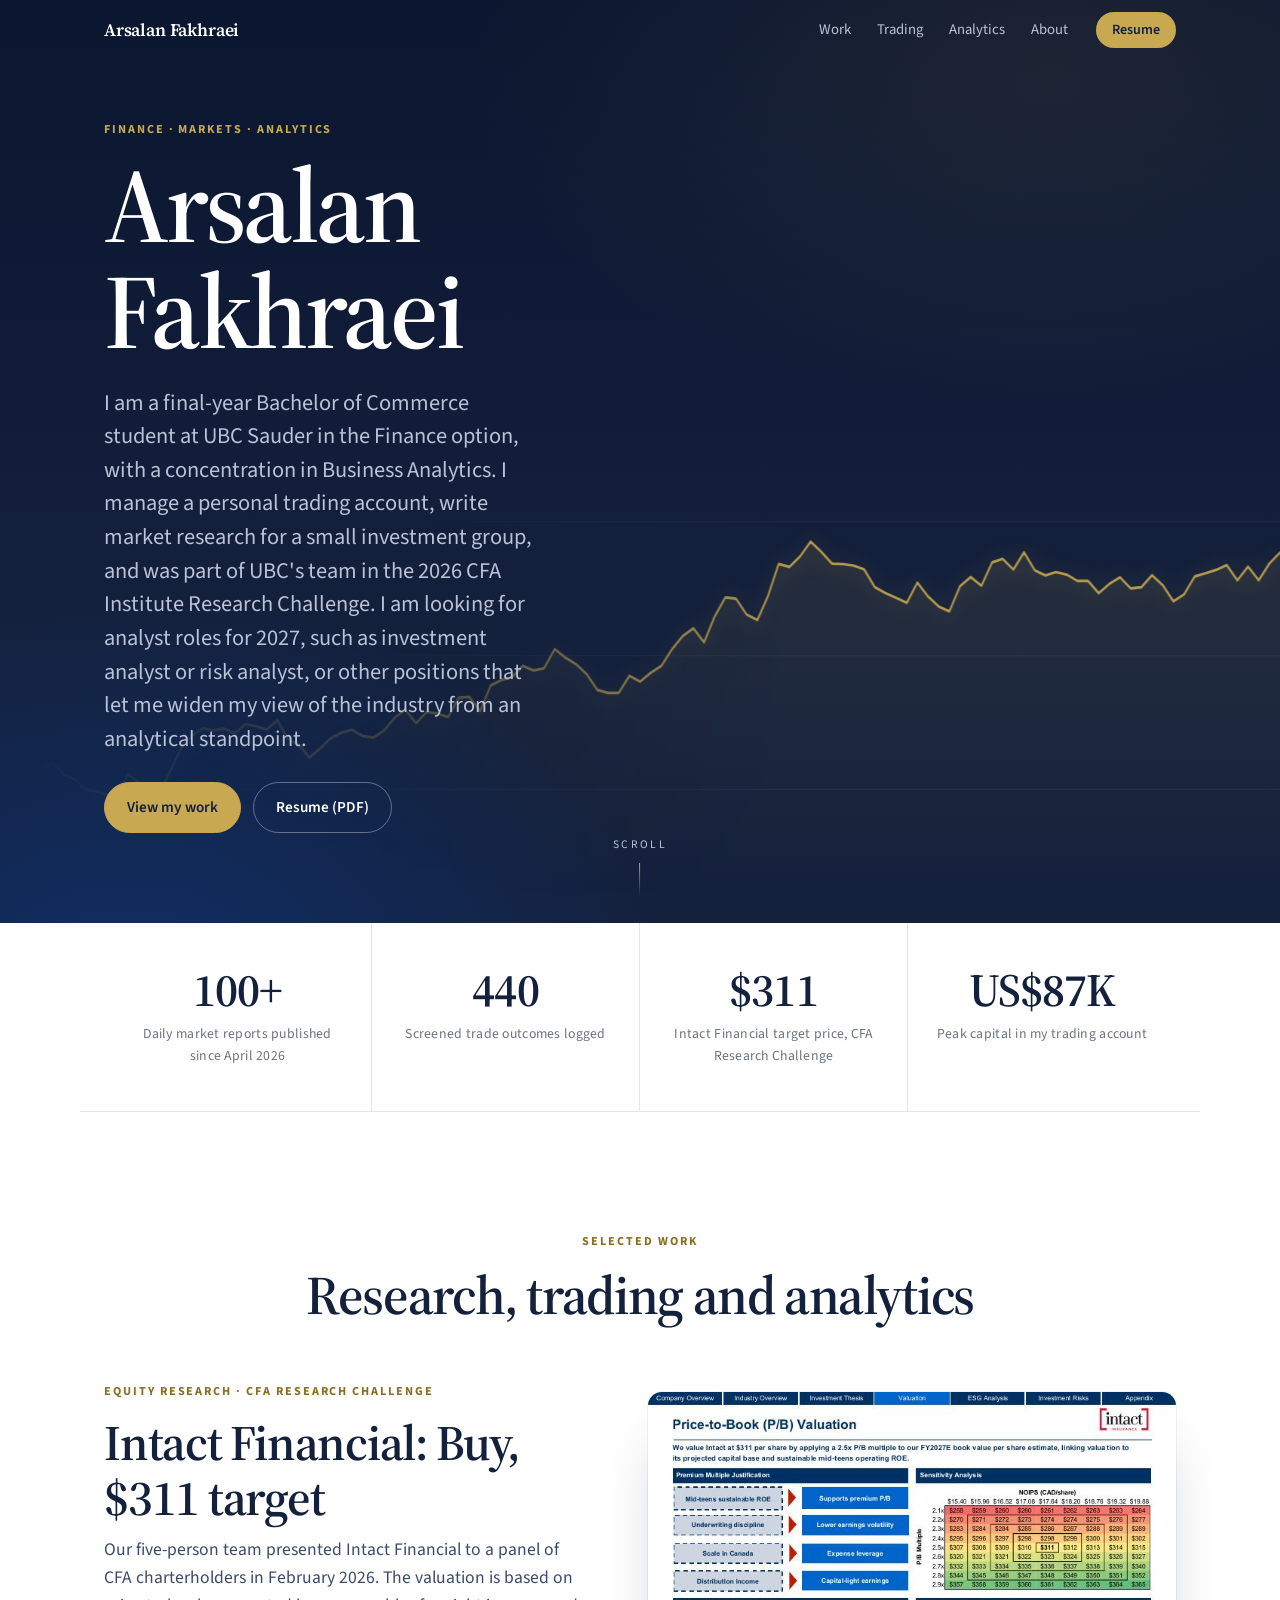
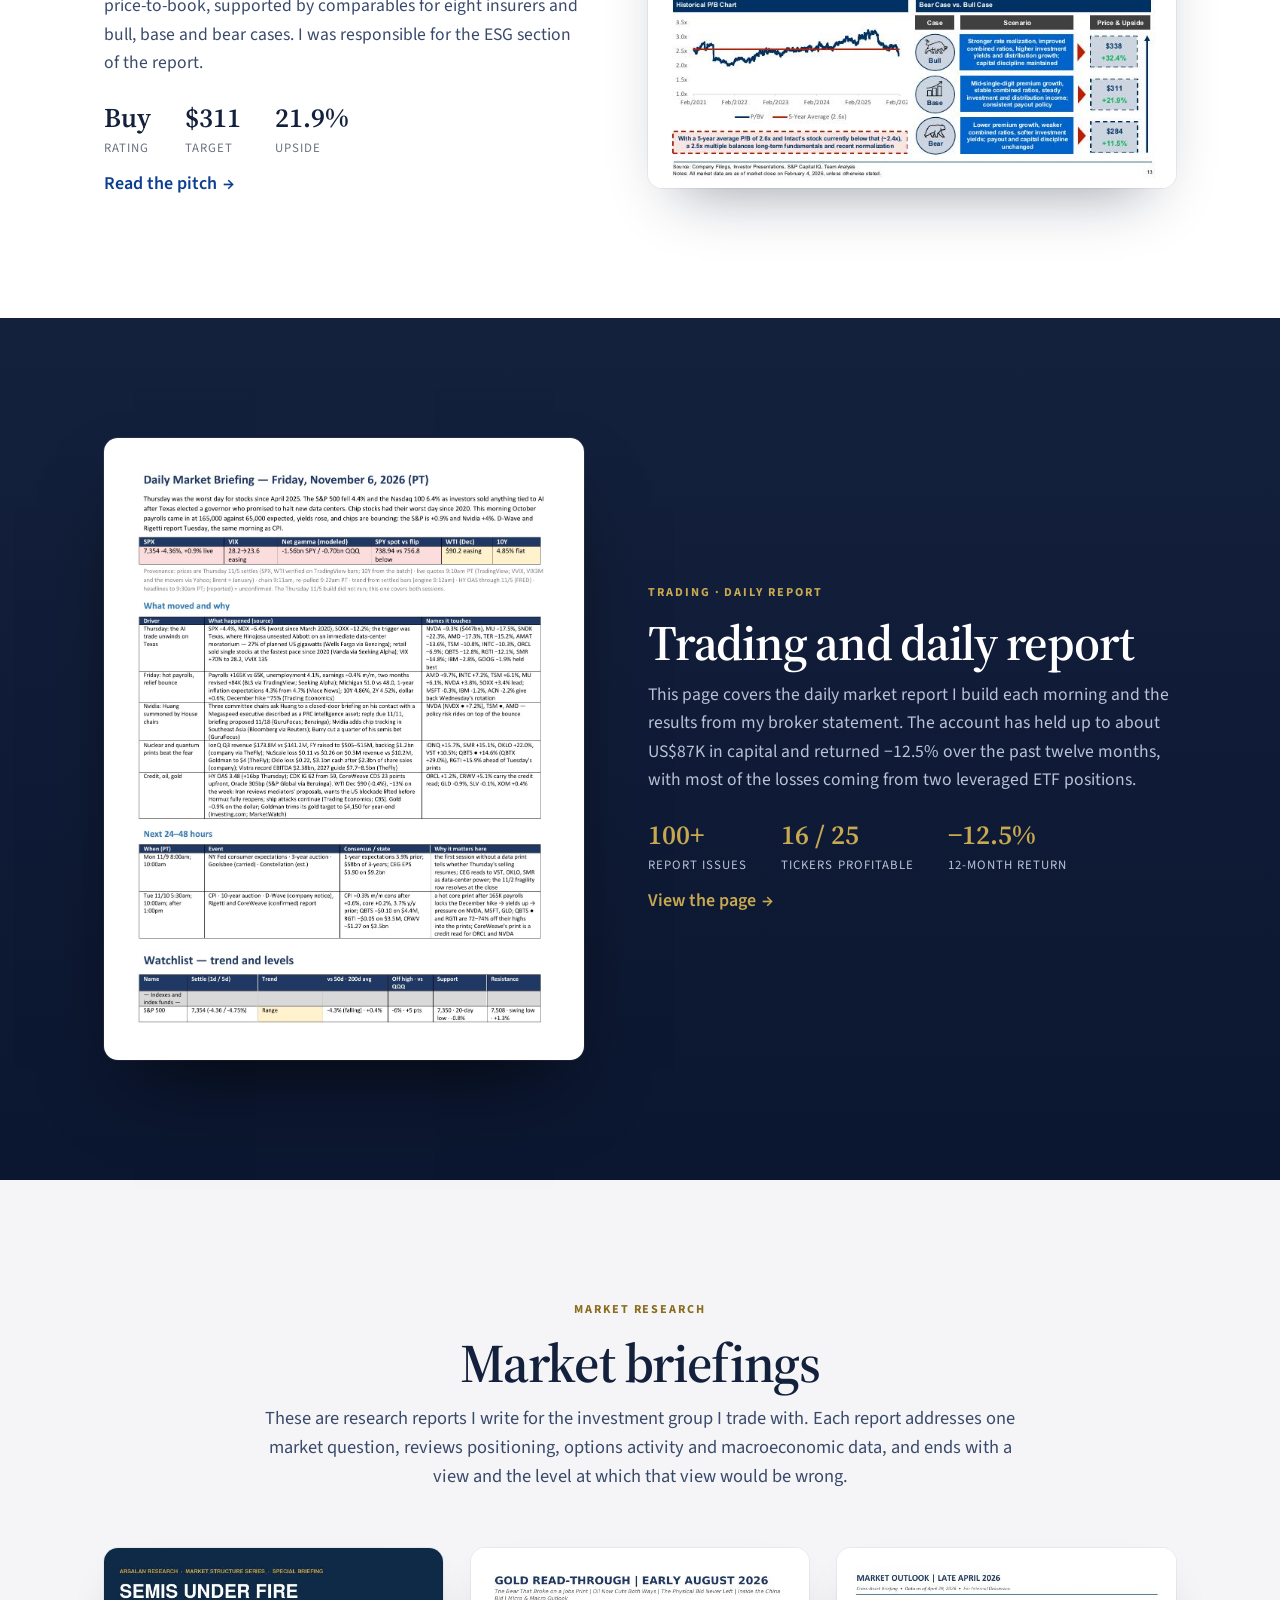
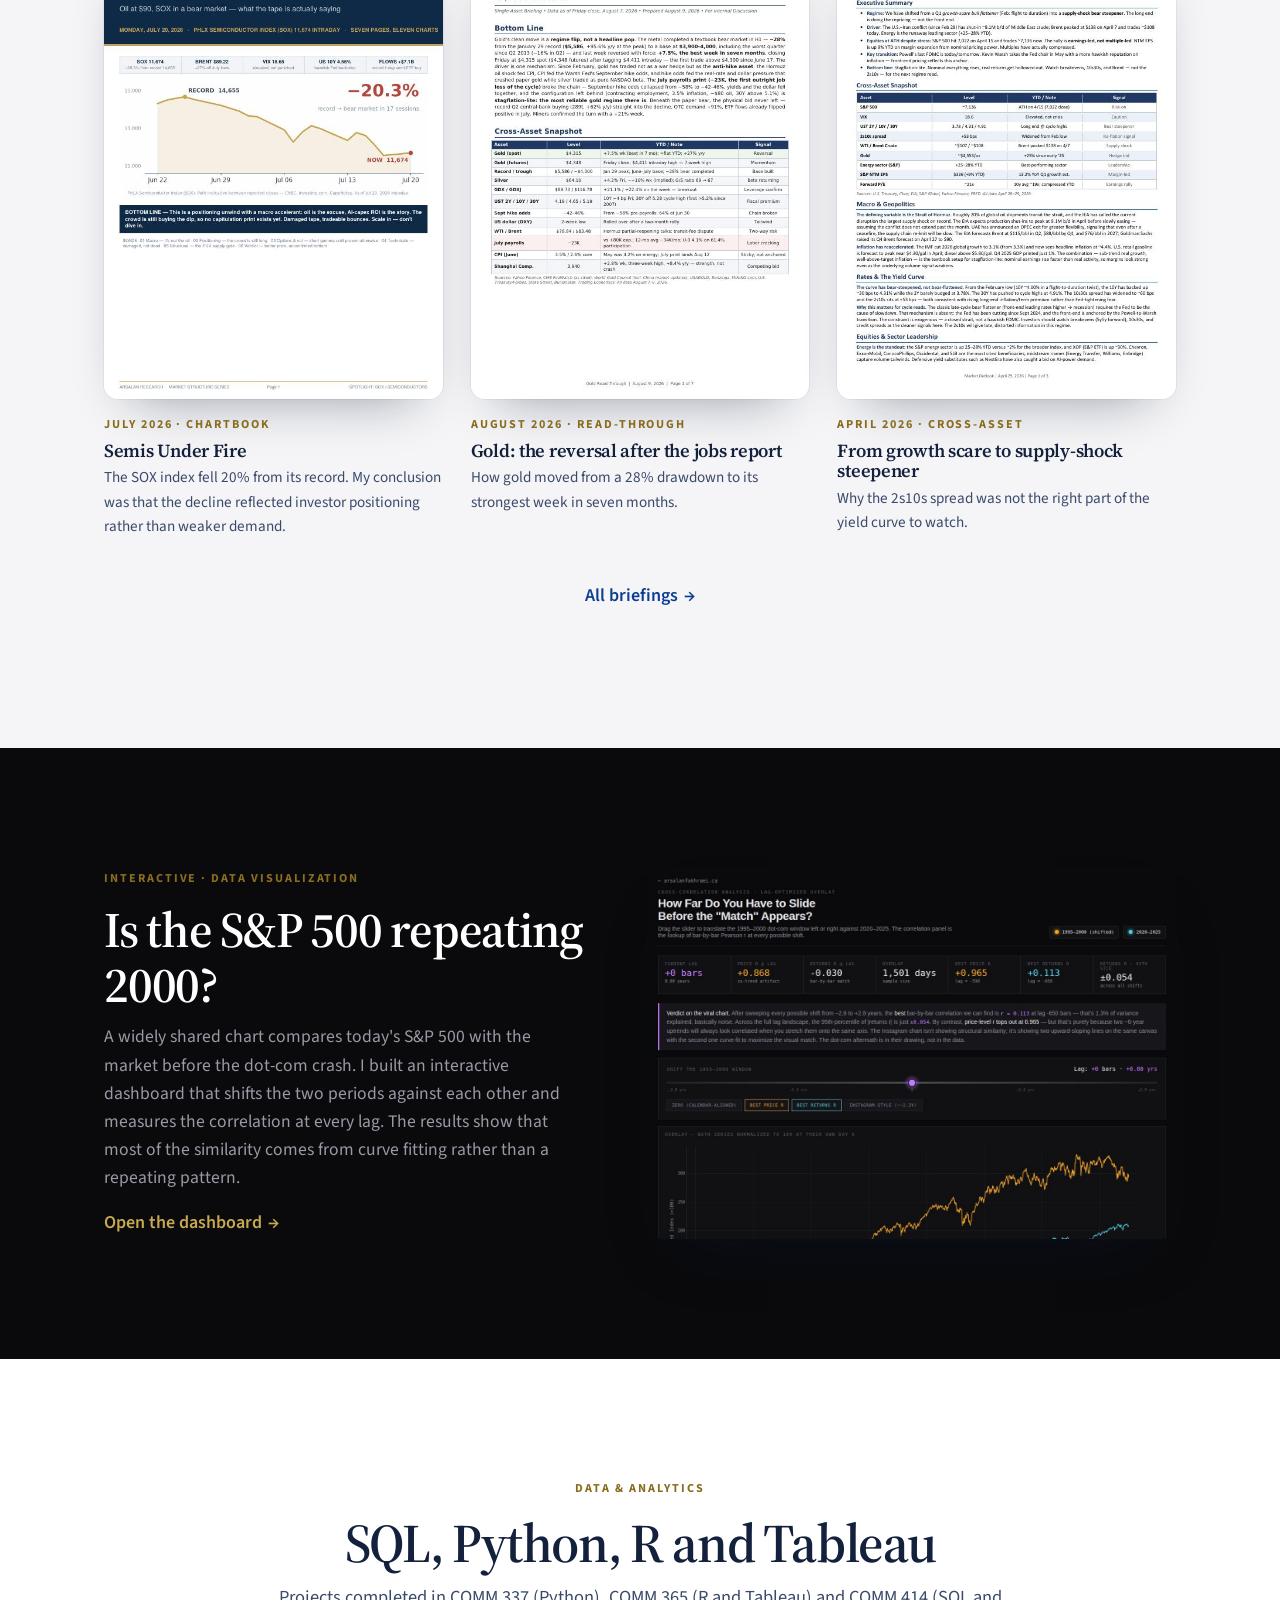
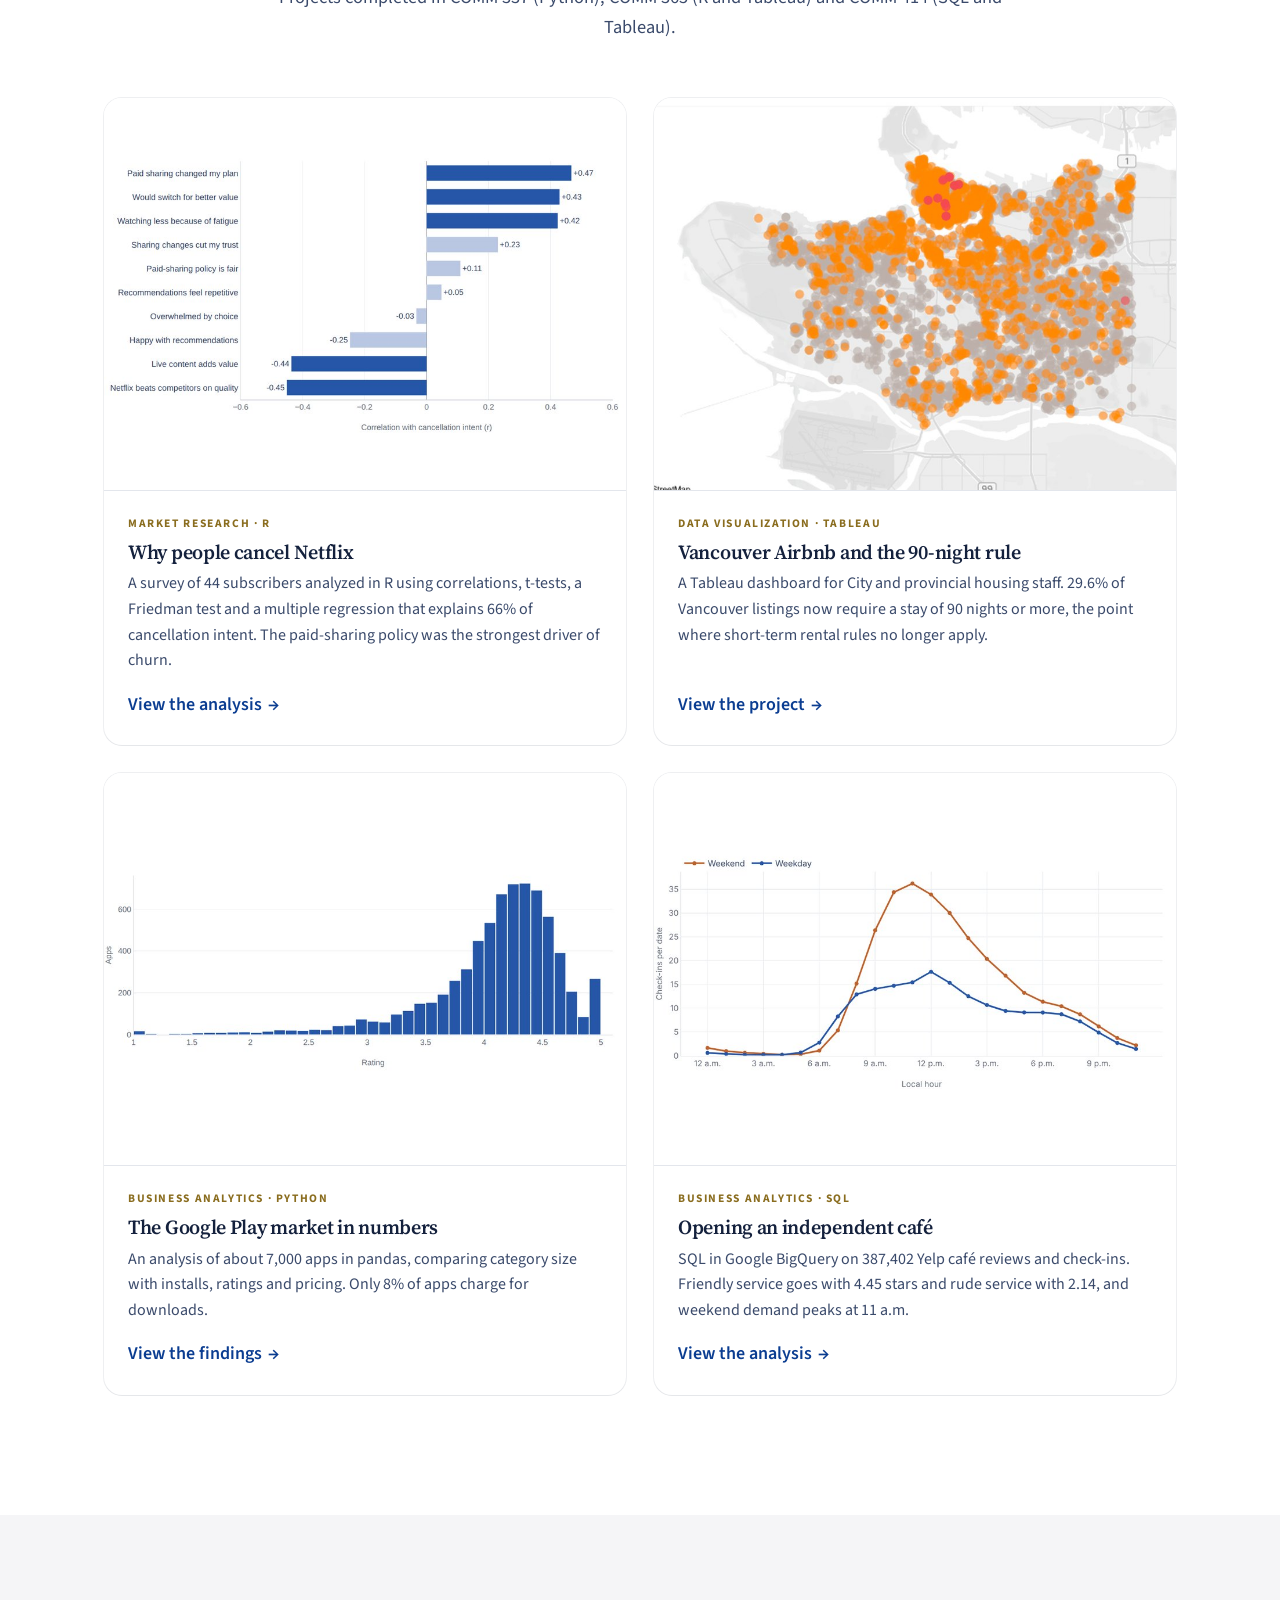
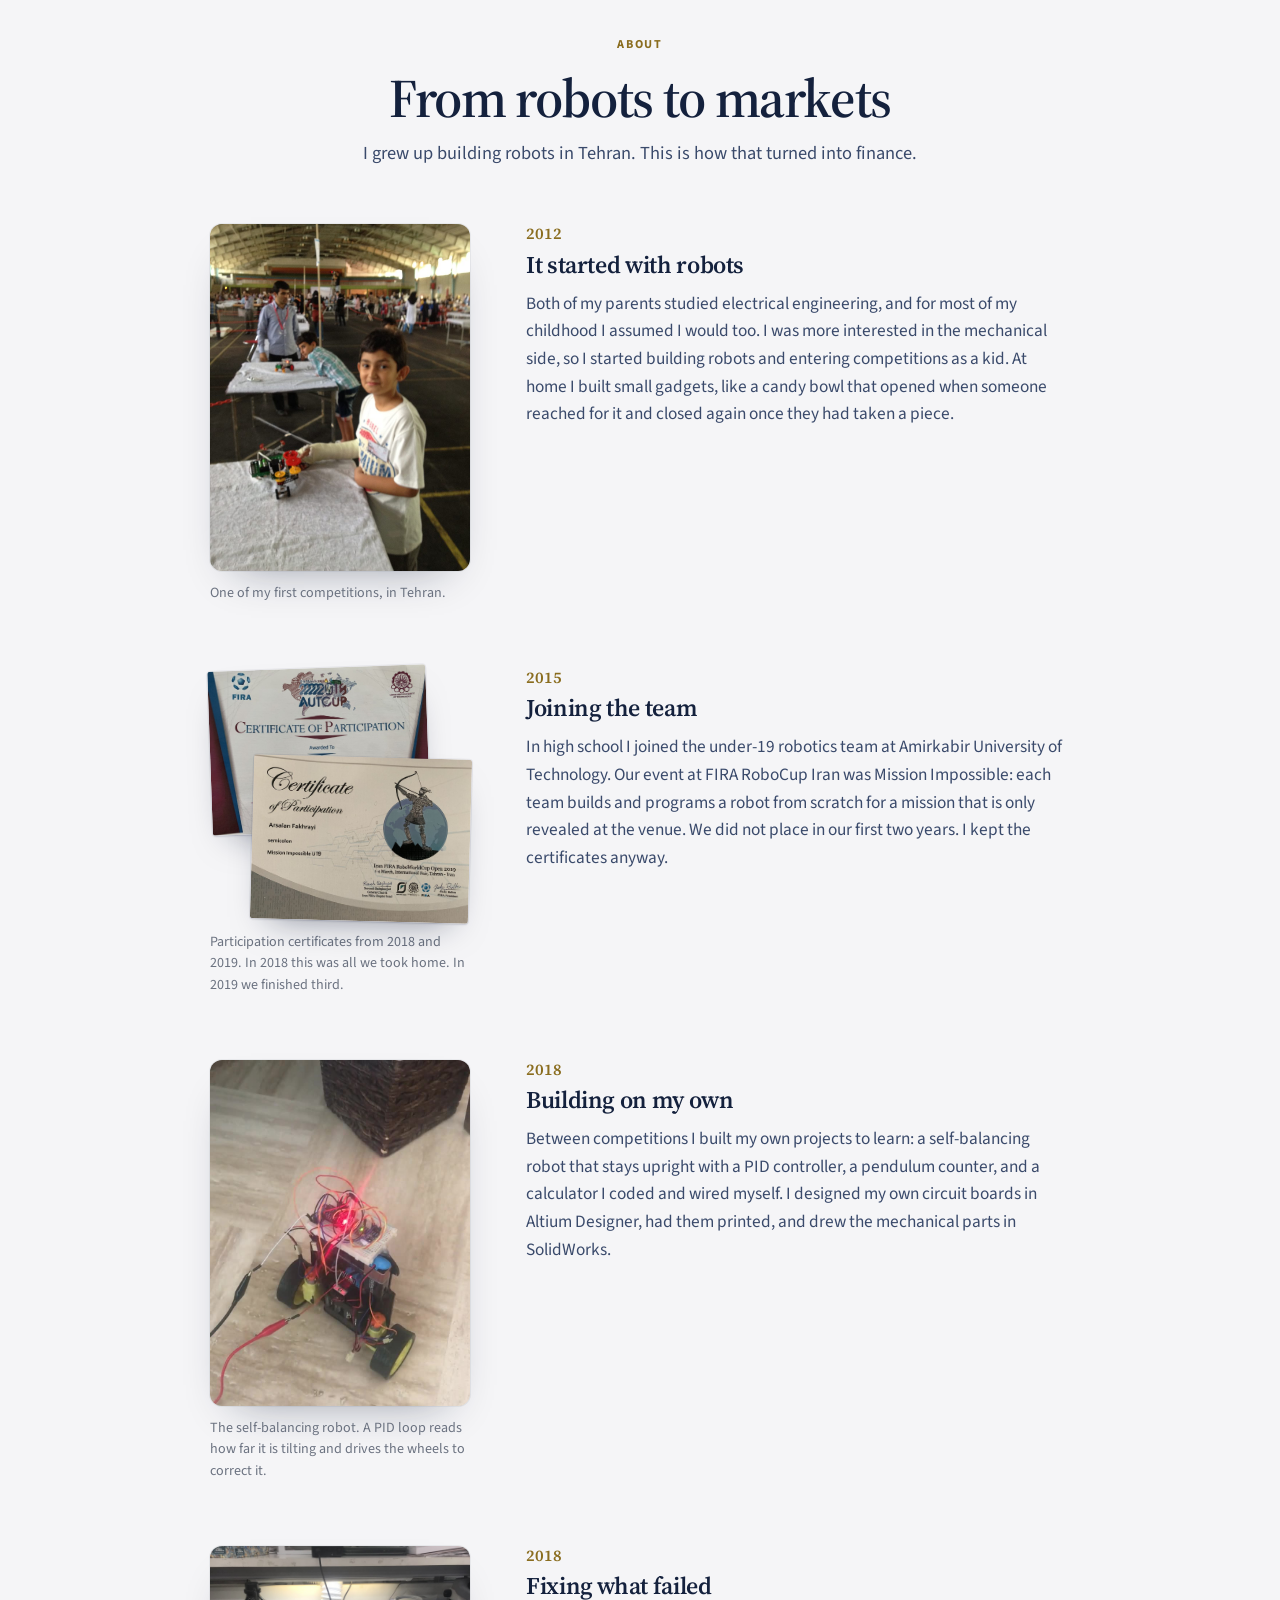
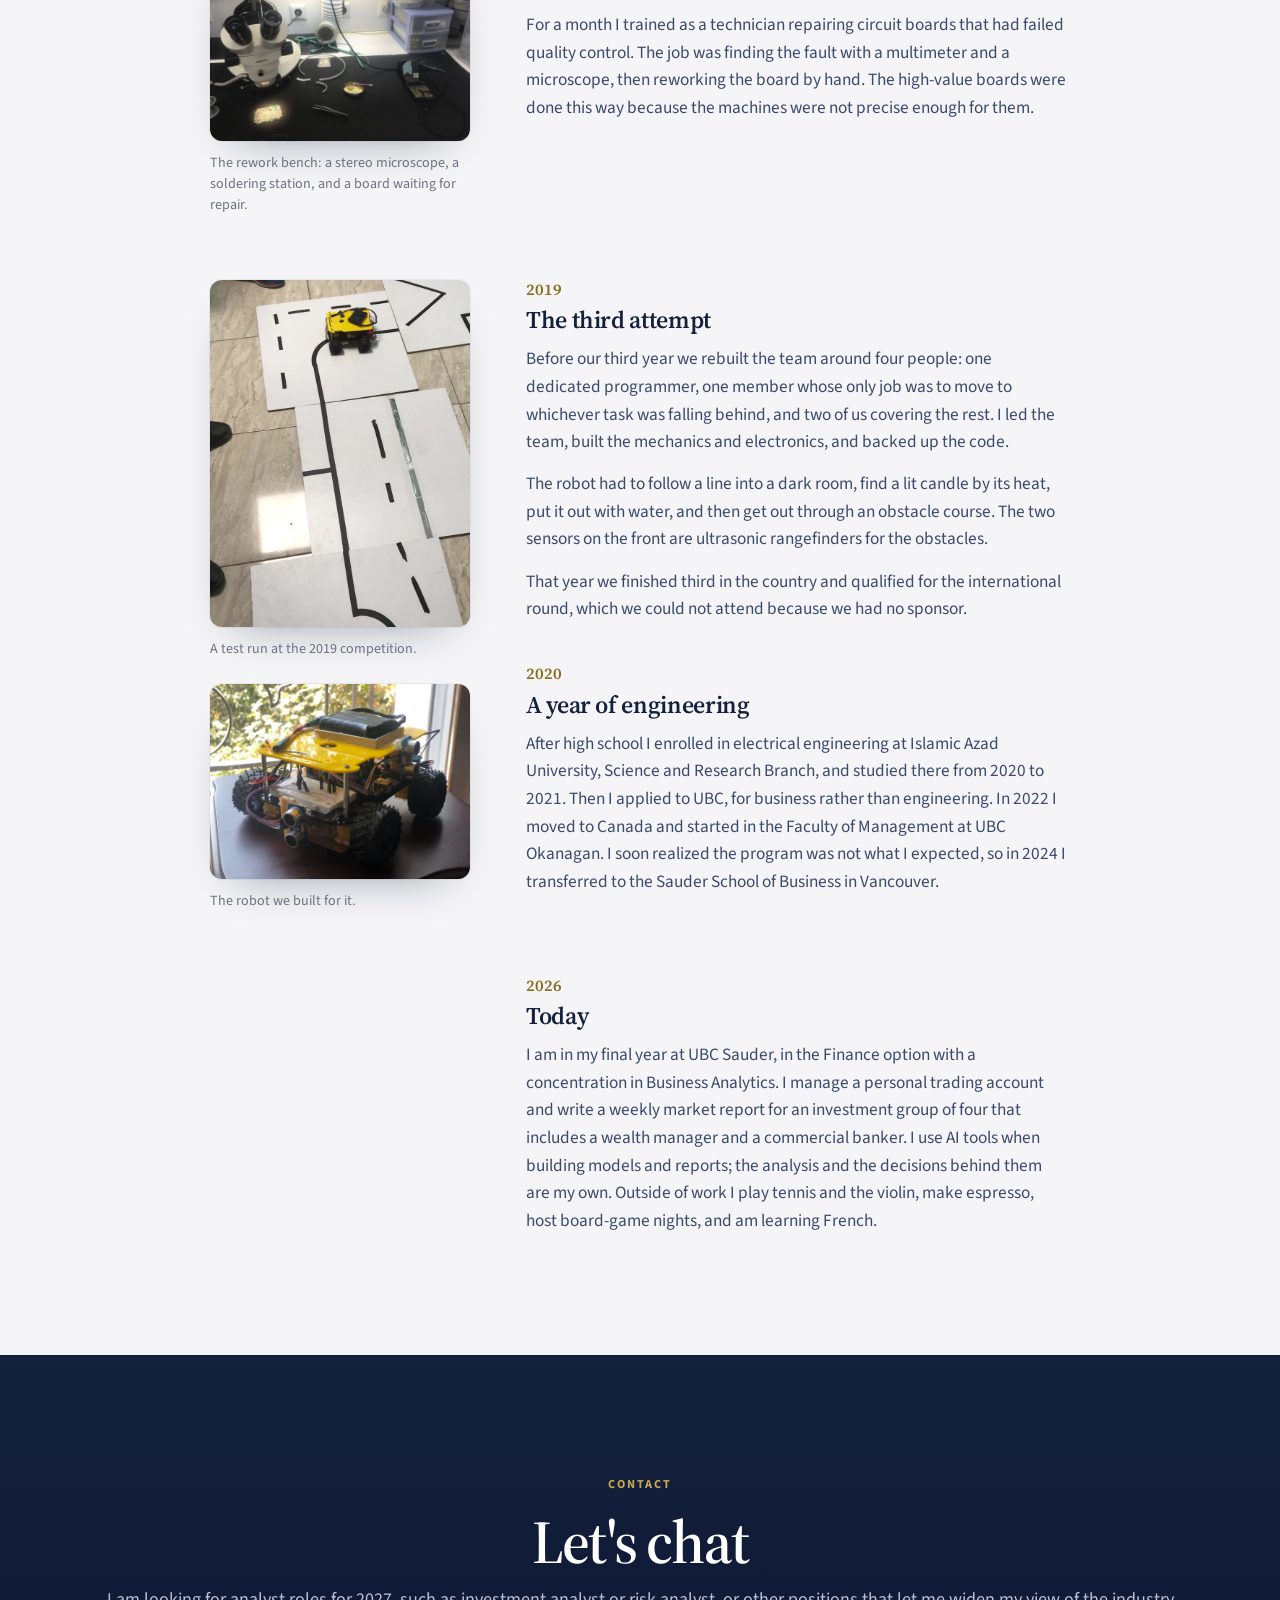
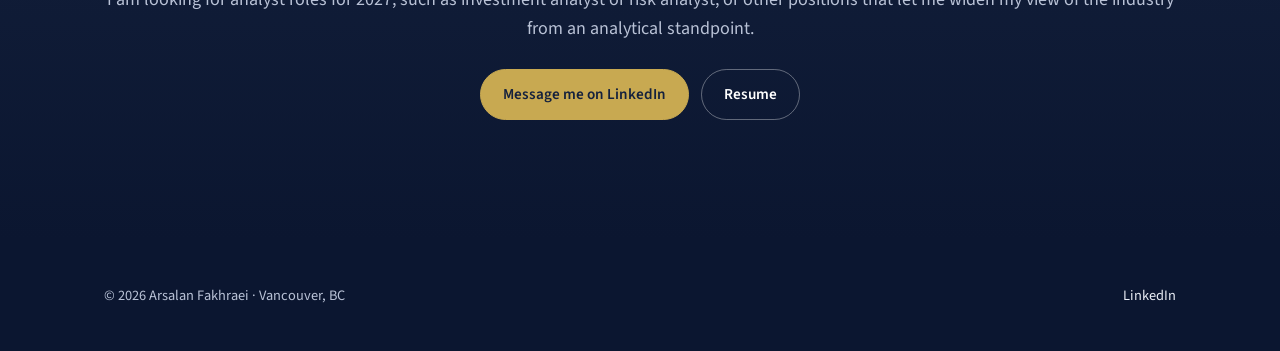
<file: index.html>
<!DOCTYPE html>
<html lang="en">
<head>
<meta charset="utf-8">
<meta name="viewport" content="width=device-width,initial-scale=1,viewport-fit=cover">
<meta name="theme-color" content="#0b1630">
<link rel="preconnect" href="https://fonts.googleapis.com">
<link rel="preconnect" href="https://fonts.gstatic.com" crossorigin>
<link href="https://fonts.googleapis.com/css2?family=Source+Serif+4:opsz,wght@8..60,400;8..60,600&family=Source+Sans+3:wght@400;600;700&display=swap" rel="stylesheet">
<title>Arsalan Fakhraei | Finance &amp; Markets</title>
<meta name="description" content="Arsalan Fakhraei is a finance student at UBC Sauder in Vancouver. Portfolio of equity research, market briefings, a personal trading account and daily market report, and data analytics projects.">
<link rel="canonical" href="https://arsalanfakhraei.ca/">
<meta property="og:type" content="website">
<meta property="og:site_name" content="Arsalan Fakhraei">
<meta property="og:title" content="Arsalan Fakhraei | Finance &amp; Markets">
<meta property="og:description" content="Arsalan Fakhraei is a finance student at UBC Sauder in Vancouver. Portfolio of equity research, market briefings, a personal trading account and daily market report, and data analytics projects.">
<meta property="og:url" content="https://arsalanfakhraei.ca/">
<meta property="og:image" content="https://arsalanfakhraei.ca/assets/img/ifc-val.jpg">
<meta name="twitter:card" content="summary_large_image">
<link rel="icon" href="data:image/svg+xml,%3Csvg xmlns='http://www.w3.org/2000/svg' viewBox='0 0 64 64'%3E%3Crect width='64' height='64' rx='14' fill='%2314213d'/%3E%3Ctext x='32' y='42' font-family='Georgia,serif' font-size='28' font-weight='700' text-anchor='middle' fill='%23c8a951'%3EAF%3C/text%3E%3C/svg%3E">
<link rel="stylesheet" href="/css/site.css?v=20261109">
<script>document.documentElement.classList.add('js')</script>
<script src="/assets/js/site.js?v=20261010" defer></script>
<script type="application/ld+json">{"@context": "https://schema.org", "@type": "Person", "name": "Arsalan Fakhraei", "url": "https://arsalanfakhraei.ca/", "jobTitle": "Finance student", "alumniOf": [{"@type": "CollegeOrUniversity", "name": "University of British Columbia, Sauder School of Business"}], "address": {"@type": "PostalAddress", "addressLocality": "Vancouver", "addressRegion": "BC", "addressCountry": "CA"}, "knowsAbout": ["Equity research", "Financial markets", "Trading", "Data analytics", "Robotics", "Electronics"], "sameAs": ["https://www.linkedin.com/in/arsalan-fakhraei/", "https://github.com/arsalanfk"]}</script>
</head>
<body>
<header class="nav"><div class="nav-in"><a class="brand" href="/">Arsalan Fakhraei</a><nav class="links" aria-label="Main"><a href="/#work">Work</a><a href="/work/trading-system.html">Trading</a><a href="/#analytics">Analytics</a><a href="/#about">About</a></nav><a class="nav-cta" href="/assets/pdf/Arsalan_Fakhraei_Resume.pdf" target="_blank">Resume</a><button class="menu" aria-label="Open menu" aria-expanded="false"><span></span><span></span><span></span></button></div></header>
<section class="hero">
  <div class="hero-line" aria-hidden="true"><svg viewBox="0 0 1440 400" preserveAspectRatio="none"><defs><linearGradient id="heroFill" x1="0" y1="0" x2="0" y2="1"><stop offset="0" stop-color="#c8a951" stop-opacity=".12"/><stop offset="1" stop-color="#c8a951" stop-opacity="0"/></linearGradient></defs>
  <g class="grid"><line x1="0" y1="100" x2="1440" y2="100"/><line x1="0" y1="200" x2="1440" y2="200"/><line x1="0" y1="300" x2="1440" y2="300"/></g>
  <path class="area" d="M0,296.6 L12,300.1 L24,297.0 L36,293.0 L48,283.6 L60,280.5 L72,289.4 L84,292.2 L96,300.4 L108,301.5 L120,304.0 L132,304.6 L144,288.5 L156,295.1 L168,298.5 L180,301.9 L192,285.6 L204,268.8 L216,259.7 L228,254.4 L240,256.0 L252,254.5 L264,258.1 L276,251.2 L288,252.9 L300,255.3 L312,248.3 L324,262.6 L336,266.6 L348,276.2 L360,269.5 L372,261.8 L384,257.6 L396,255.5 L408,260.1 L420,261.3 L432,256.1 L444,246.4 L456,240.6 L468,250.5 L480,242.2 L492,243.3 L504,246.0 L516,231.5 L528,230.8 L540,241.5 L552,222.3 L564,218.3 L576,216.2 L588,207.7 L600,211.1 L612,209.5 L624,195.2 L636,201.5 L648,206.5 L660,213.9 L672,225.7 L684,227.9 L696,227.9 L708,215.1 L720,219.5 L732,212.9 L744,207.7 L756,195.2 L768,185.4 L780,179.6 L792,190.1 L804,170.7 L816,156.5 L828,157.5 L840,169.4 L852,173.5 L864,155.3 L876,131.5 L888,133.7 L900,125.9 L912,114.8 L924,122.5 L936,131.3 L948,131.6 L960,132.7 L972,135.5 L984,148.7 L996,153.2 L1008,156.8 L1020,160.6 L1032,145.4 L1044,155.8 L1056,163.3 L1068,167.0 L1080,148.1 L1092,141.3 L1104,147.8 L1116,130.4 L1128,127.7 L1140,135.7 L1152,122.8 L1164,136.2 L1176,140.1 L1188,137.6 L1200,139.5 L1212,144.2 L1224,144.2 L1236,153.4 L1248,146.4 L1260,141.5 L1272,149.8 L1284,148.9 L1296,139.9 L1308,147.3 L1320,159.4 L1332,154.3 L1344,140.8 L1356,138.5 L1368,136.0 L1380,132.3 L1392,143.8 L1404,133.5 L1416,143.7 L1428,131.2 L1440,123.0 L1440,400 L0,400 Z"/><path class="ln" d="M0,296.6 L12,300.1 L24,297.0 L36,293.0 L48,283.6 L60,280.5 L72,289.4 L84,292.2 L96,300.4 L108,301.5 L120,304.0 L132,304.6 L144,288.5 L156,295.1 L168,298.5 L180,301.9 L192,285.6 L204,268.8 L216,259.7 L228,254.4 L240,256.0 L252,254.5 L264,258.1 L276,251.2 L288,252.9 L300,255.3 L312,248.3 L324,262.6 L336,266.6 L348,276.2 L360,269.5 L372,261.8 L384,257.6 L396,255.5 L408,260.1 L420,261.3 L432,256.1 L444,246.4 L456,240.6 L468,250.5 L480,242.2 L492,243.3 L504,246.0 L516,231.5 L528,230.8 L540,241.5 L552,222.3 L564,218.3 L576,216.2 L588,207.7 L600,211.1 L612,209.5 L624,195.2 L636,201.5 L648,206.5 L660,213.9 L672,225.7 L684,227.9 L696,227.9 L708,215.1 L720,219.5 L732,212.9 L744,207.7 L756,195.2 L768,185.4 L780,179.6 L792,190.1 L804,170.7 L816,156.5 L828,157.5 L840,169.4 L852,173.5 L864,155.3 L876,131.5 L888,133.7 L900,125.9 L912,114.8 L924,122.5 L936,131.3 L948,131.6 L960,132.7 L972,135.5 L984,148.7 L996,153.2 L1008,156.8 L1020,160.6 L1032,145.4 L1044,155.8 L1056,163.3 L1068,167.0 L1080,148.1 L1092,141.3 L1104,147.8 L1116,130.4 L1128,127.7 L1140,135.7 L1152,122.8 L1164,136.2 L1176,140.1 L1188,137.6 L1200,139.5 L1212,144.2 L1224,144.2 L1236,153.4 L1248,146.4 L1260,141.5 L1272,149.8 L1284,148.9 L1296,139.9 L1308,147.3 L1320,159.4 L1332,154.3 L1344,140.8 L1356,138.5 L1368,136.0 L1380,132.3 L1392,143.8 L1404,133.5 L1416,143.7 L1428,131.2 L1440,123.0"/></svg></div>
  <div class="wrap"><div class="hero-inner">
    <div class="kicker">Finance · Markets · Analytics</div>
    <h1>Arsalan<br>Fakhraei</h1>
    <p class="lead">I am a final-year Bachelor of Commerce student at UBC Sauder in the Finance option, with a concentration in Business Analytics. I manage a personal trading account, write market research for a small investment group, and was part of UBC's team in the 2026 CFA Institute Research Challenge. I am looking for analyst roles for 2027, such as investment analyst or risk analyst, or other positions that let me widen my view of the industry from an analytical standpoint.</p>
    <div class="btns"><a class="btn gold" href="#work">View my work</a><a class="btn ghost" href="/assets/pdf/Arsalan_Fakhraei_Resume.pdf" target="_blank">Resume (PDF)</a></div>
  </div></div>
  <div class="scroll-cue" aria-hidden="true">Scroll<i></i></div>
</section>

<section class="stats wrap" aria-label="Highlights">
  <div class="stat"><div class="num"><span data-count="100" data-suf="+">100+</span></div><div class="lbl">Daily market reports published since April 2026</div></div>
  <div class="stat"><div class="num"><span data-count="440">440</span></div><div class="lbl">Screened trade outcomes logged</div></div>
  <div class="stat"><div class="num"><span data-count="311" data-pre="$">$311</span></div><div class="lbl">Intact Financial target price, CFA Research Challenge</div></div>
  <div class="stat"><div class="num"><span data-count="87" data-pre="US$" data-suf="K">US$87K</span></div><div class="lbl">Peak capital in my trading account</div></div>
</section>

<section class="section" id="work">
  <div class="wrap">
    <div class="sec-head reveal"><div class="eyebrow">Selected work</div><h2>Research, trading and analytics</h2></div>
    <div class="feature">
      <div class="f-text reveal">
        <div class="eyebrow">Equity research · CFA Research Challenge</div>
        <h2>Intact Financial: Buy, $311 target</h2>
        <p>Our five-person team presented Intact Financial to a panel of CFA charterholders in February 2026. The valuation is based on price-to-book, supported by comparables for eight insurers and bull, base and bear cases. I was responsible for the ESG section of the report.</p>
        <div class="mini-facts"><div><b>Buy</b><span>Rating</span></div><div><b>$311</b><span>Target</span></div><div><b>21.9%</b><span>Upside</span></div></div>
        <a class="more" href="/work/intact-financial-stock-pitch.html">Read the pitch</a>
      </div>
      <div class="f-media reveal zoom"><a href="/work/intact-financial-stock-pitch.html"><img src="/assets/img/ifc-val.jpg" alt="Intact Financial price-to-book valuation slide" loading="lazy"></a></div>
    </div>
  </div>
</section>

<section class="section dark">
  <div class="wrap">
    <div class="feature flip">
      <div class="f-text reveal">
        <div class="eyebrow">Trading · Daily report</div>
        <h2>Trading and daily report</h2>
        <p>This page covers the daily market report I build each morning and the results from my broker statement. The account has held up to about US$87K in capital and returned −12.5% over the past twelve months, with most of the losses coming from two leveraged ETF positions.</p>
        <div class="mini-facts"><div><b>100+</b><span>Report issues</span></div><div><b>16 / 25</b><span>Tickers profitable</span></div><div><b>−12.5%</b><span>12-month return</span></div></div>
        <a class="more" href="/work/trading-system.html">View the page</a>
      </div>
      <div class="f-media reveal zoom"><a href="/work/trading-system.html"><img src="/assets/img/dmm-cover.jpg" alt="Daily market briefing, page one" loading="lazy"></a></div>
    </div>
  </div>
</section>

<section class="section gray">
  <div class="wrap">
    <div class="sec-head reveal"><div class="eyebrow">Market research</div><h2>Market briefings</h2><p>These are research reports I write for the investment group I trade with. Each report addresses one market question, reviews positioning, options activity and macroeconomic data, and ends with a view and the level at which that view would be wrong.</p></div>
    <div class="covers">
      <a class="cover" href="/assets/pdf/Semis_Under_Fire_SOX_Chartbook_Jul2026.pdf" target="_blank"><div class="ph"><img src="/assets/img/sox-cover.jpg" alt="Semis Under Fire chartbook cover" loading="lazy"></div><div class="cap"><div class="eyebrow">July 2026 · Chartbook</div><h3>Semis Under Fire</h3><p>The SOX index fell 20% from its record. My conclusion was that the decline reflected investor positioning rather than weaker demand.</p></div></a>
      <a class="cover" href="/assets/pdf/Gold_ReadThrough_Aug2026.pdf" target="_blank"><div class="ph"><img src="/assets/img/gold-cover.jpg" alt="Gold read-through cover" loading="lazy"></div><div class="cap"><div class="eyebrow">August 2026 · Read-through</div><h3>Gold: the reversal after the jobs report</h3><p>How gold moved from a 28% drawdown to its strongest week in seven months.</p></div></a>
      <a class="cover" href="/assets/pdf/Market_Outlook_Apr2026.pdf" target="_blank"><div class="ph"><img src="/assets/img/outlook-cover.jpg" alt="Market Outlook April 2026 cover" loading="lazy"></div><div class="cap"><div class="eyebrow">April 2026 · Cross-asset</div><h3>From growth scare to supply-shock steepener</h3><p>Why the 2s10s spread was not the right part of the yield curve to watch.</p></div></a>
    </div>
    <p class="reveal" style="text-align:center;margin-top:44px"><a class="more" href="/work/market-research.html">All briefings</a></p>
  </div>
</section>

<section class="section black">
  <div class="wrap">
    <div class="feature">
      <div class="f-text reveal">
        <div class="eyebrow">Interactive · Data visualization</div>
        <h2>Is the S&amp;P 500 repeating 2000?</h2>
        <p>A widely shared chart compares today's S&amp;P 500 with the market before the dot-com crash. I built an interactive dashboard that shifts the two periods against each other and measures the correlation at every lag. The results show that most of the similarity comes from curve fitting rather than a repeating pattern.</p>
        <a class="more" href="/work/sp500-curve-fit-detector.html">Open the dashboard</a>
      </div>
      <div class="f-media reveal zoom"><a href="/work/sp500-curve-fit-detector.html"><img src="/assets/img/sp500-cover.jpg" alt="Dot-com curve-fit detector dashboard" loading="lazy"></a></div>
    </div>
  </div>
</section>

<section class="section" id="analytics">
  <div class="wrap">
    <div class="sec-head reveal"><div class="eyebrow">Data &amp; analytics</div><h2>SQL, Python, R and Tableau</h2><p>Projects completed in COMM 337 (Python), COMM 365 (R and Tableau) and COMM 414 (SQL and Tableau).</p></div>
    <div class="grid four">
      <article class="card"><div class="media"><img src="/assets/img/netflix-cover.jpg" alt="Netflix churn study chart" loading="lazy"></div><div class="body"><div class="tag">Market research · R</div><h3>Why people cancel Netflix</h3><p>A survey of 44 subscribers analyzed in R using correlations, t-tests, a Friedman test and a multiple regression that explains 66% of cancellation intent. The paid-sharing policy was the strongest driver of churn.</p><a class="more stretch" href="/work/netflix-churn-study.html">View the analysis</a></div></article>
      <article class="card"><div class="media"><img src="/assets/img/airbnb-cover.jpg" alt="Map of long-stay Airbnb listings in Vancouver" loading="lazy"></div><div class="body"><div class="tag">Data visualization · Tableau</div><h3>Vancouver Airbnb and the 90-night rule</h3><p>A Tableau dashboard for City and provincial housing staff. 29.6% of Vancouver listings now require a stay of 90 nights or more, the point where short-term rental rules no longer apply.</p><a class="more stretch" href="/work/vancouver-airbnb-tableau.html">View the project</a></div></article>
      <article class="card"><div class="media"><img src="/assets/img/apps-cover.jpg" alt="Google Play ratings chart" loading="lazy"></div><div class="body"><div class="tag">Business analytics · Python</div><h3>The Google Play market in numbers</h3><p>An analysis of about 7,000 apps in pandas, comparing category size with installs, ratings and pricing. Only 8% of apps charge for downloads.</p><a class="more stretch" href="/work/google-play-market.html">View the findings</a></div></article>
      <article class="card"><div class="media"><img src="/assets/img/yelp-cover.jpg" alt="Café check-ins by hour, weekdays and weekends" loading="lazy"></div><div class="body"><div class="tag">Business analytics · SQL</div><h3>Opening an independent café</h3><p>SQL in Google BigQuery on 387,402 Yelp café reviews and check-ins. Friendly service goes with 4.45 stars and rude service with 2.14, and weekend demand peaks at 11 a.m.</p><a class="more stretch" href="/work/yelp-cafe-sql.html">View the analysis</a></div></article>
    </div>
  </div>
</section>

<section class="section gray" id="about">
  <div class="wrap">
    <div class="sec-head reveal"><div class="eyebrow">About</div><h2>From robots to markets</h2><p>I grew up building robots in Tehran. This is how that turned into finance.</p></div>
    <div class="story">

      <article class="ch reveal">
        <div class="ch-side">
          <figure>
            <img src="/assets/img/robotics-competition.jpg" alt="Arsalan as a child at a robotics competition in Tehran, standing beside his robot" width="900" height="1200" loading="lazy">
            <figcaption>One of my first competitions, in Tehran.</figcaption>
          </figure>
        </div>
        <div class="ch-text">
          <div class="ch-year">2012</div>
          <h3>It started with robots</h3>
          <p>Both of my parents studied electrical engineering, and for most of my childhood I assumed I would too. I was more interested in the mechanical side, so I started building robots and entering competitions as a kid. At home I built small gadgets, like a candy bowl that opened when someone reached for it and closed again once they had taken a piece.</p>
        </div>
      </article>

      <article class="ch reveal">
        <div class="ch-side">
          <figure>
            <div class="papers">
              <img src="/assets/img/certificate-2018.jpg" alt="Certificate of participation, AUTCUP 2018, Mission Impossible Junior" width="1100" height="825" loading="lazy">
              <img src="/assets/img/certificate-2019.jpg" alt="Certificate of participation, Iran FIRA RoboWorldCup Open 2019, Mission Impossible U19" width="1100" height="825" loading="lazy">
            </div>
            <figcaption>Participation certificates from 2018 and 2019. In 2018 this was all we took home. In 2019 we finished third.</figcaption>
          </figure>
        </div>
        <div class="ch-text">
          <div class="ch-year">2015</div>
          <h3>Joining the team</h3>
          <p>In high school I joined the under-19 robotics team at Amirkabir University of Technology. Our event at FIRA RoboCup Iran was Mission Impossible: each team builds and programs a robot from scratch for a mission that is only revealed at the venue. We did not place in our first two years. I kept the certificates anyway.</p>
        </div>
      </article>

      <article class="ch reveal">
        <div class="ch-side">
          <figure>
            <video src="/assets/video/self-balancing-robot.mp4" poster="/assets/img/self-balancing-robot-poster.jpg" width="720" height="960" autoplay muted loop playsinline preload="metadata" aria-label="Two-wheeled robot balancing upright on its own"></video>
            <figcaption>The self-balancing robot. A PID loop reads how far it is tilting and drives the wheels to correct it.</figcaption>
          </figure>
        </div>
        <div class="ch-text">
          <div class="ch-year">2018</div>
          <h3>Building on my own</h3>
          <p>Between competitions I built my own projects to learn: a self-balancing robot that stays upright with a PID controller, a pendulum counter, and a calculator I coded and wired myself. I designed my own circuit boards in Altium Designer, had them printed, and drew the mechanical parts in SolidWorks.</p>
        </div>
      </article>

      <article class="ch reveal">
        <div class="ch-side">
          <figure>
            <img src="/assets/img/pcb-rework-bench.jpg" alt="Electronics rework bench with a stereo microscope, soldering station and a circuit board" width="1200" height="900" loading="lazy">
            <figcaption>The rework bench: a stereo microscope, a soldering station, and a board waiting for repair.</figcaption>
          </figure>
        </div>
        <div class="ch-text">
          <div class="ch-year">2018</div>
          <h3>Fixing what failed</h3>
          <p>For a month I trained as a technician repairing circuit boards that had failed quality control. The job was finding the fault with a multimeter and a microscope, then reworking the board by hand. The high-value boards were done this way because the machines were not precise enough for them.</p>
        </div>
      </article>

      <article class="ch reveal">
        <div class="ch-side">
          <figure>
            <video src="/assets/video/line-following-robot.mp4" poster="/assets/img/line-following-robot-poster.jpg" width="720" height="960" autoplay muted loop playsinline preload="metadata" aria-label="Yellow robot following a black line along a test track"></video>
            <figcaption>A test run at the 2019 competition.</figcaption>
          </figure>
          <figure>
            <img src="/assets/img/robot-firefighter.jpg" alt="The 2019 competition robot: a yellow chassis on four wheels with two ultrasonic sensors on the front and an Arduino board underneath" width="1200" height="900" loading="lazy">
            <figcaption>The robot we built for it.</figcaption>
          </figure>
        </div>
        <div class="ch-text">
          <div class="ch-year">2019</div>
          <h3>The third attempt</h3>
          <p>Before our third year we rebuilt the team around four people: one dedicated programmer, one member whose only job was to move to whichever task was falling behind, and two of us covering the rest. I led the team, built the mechanics and electronics, and backed up the code.</p>
          <p>The robot had to follow a line into a dark room, find a lit candle by its heat, put it out with water, and then get out through an obstacle course. The two sensors on the front are ultrasonic rangefinders for the obstacles.</p>
          <p>That year we finished third in the country and qualified for the international round, which we could not attend because we had no sponsor.</p>
          <div class="ch-cont">
          <div class="ch-year">2020</div>
          <h3>A year of engineering</h3>
          <p>After high school I enrolled in electrical engineering at Islamic Azad University, Science and Research Branch, and studied there from 2020 to 2021. Then I applied to UBC, for business rather than engineering. In 2022 I moved to Canada and started in the Faculty of Management at UBC Okanagan. I soon realized the program was not what I expected, so in 2024 I transferred to the Sauder School of Business in Vancouver.</p>
          </div>
        </div>
      </article>

      <article class="ch reveal">
        <div class="ch-text">
          <div class="ch-year">2026</div>
          <h3>Today</h3>
          <p>I am in my final year at UBC Sauder, in the Finance option with a concentration in Business Analytics. I manage a personal trading account and write a weekly market report for an investment group of four that includes a wealth manager and a commercial banker. I use AI tools when building models and reports; the analysis and the decisions behind them are my own. Outside of work I play tennis and the violin, make espresso, host board-game nights, and am learning French.</p>
        </div>
      </article>

    </div>
  </div>
</section>

<section class="section dark contact">
  <div class="wrap reveal">
    <div class="eyebrow">Contact</div>
    <h2>Let's chat</h2>
    <p>I am looking for analyst roles for 2027, such as investment analyst or risk analyst, or other positions that let me widen my view of the industry from an analytical standpoint.</p>
    <div class="btns"><a class="btn gold" href="https://www.linkedin.com/in/arsalan-fakhraei/" target="_blank" rel="noopener">Message me on LinkedIn</a><a class="btn ghost" href="/assets/pdf/Arsalan_Fakhraei_Resume.pdf" target="_blank">Resume</a></div>
  </div>
</section>
<footer><div class="wrap"><span>© 2026 Arsalan Fakhraei · Vancouver, BC</span><span><a href="https://www.linkedin.com/in/arsalan-fakhraei/" target="_blank" rel="noopener">LinkedIn</a></span></div></footer>
</body>
</html>
</file>
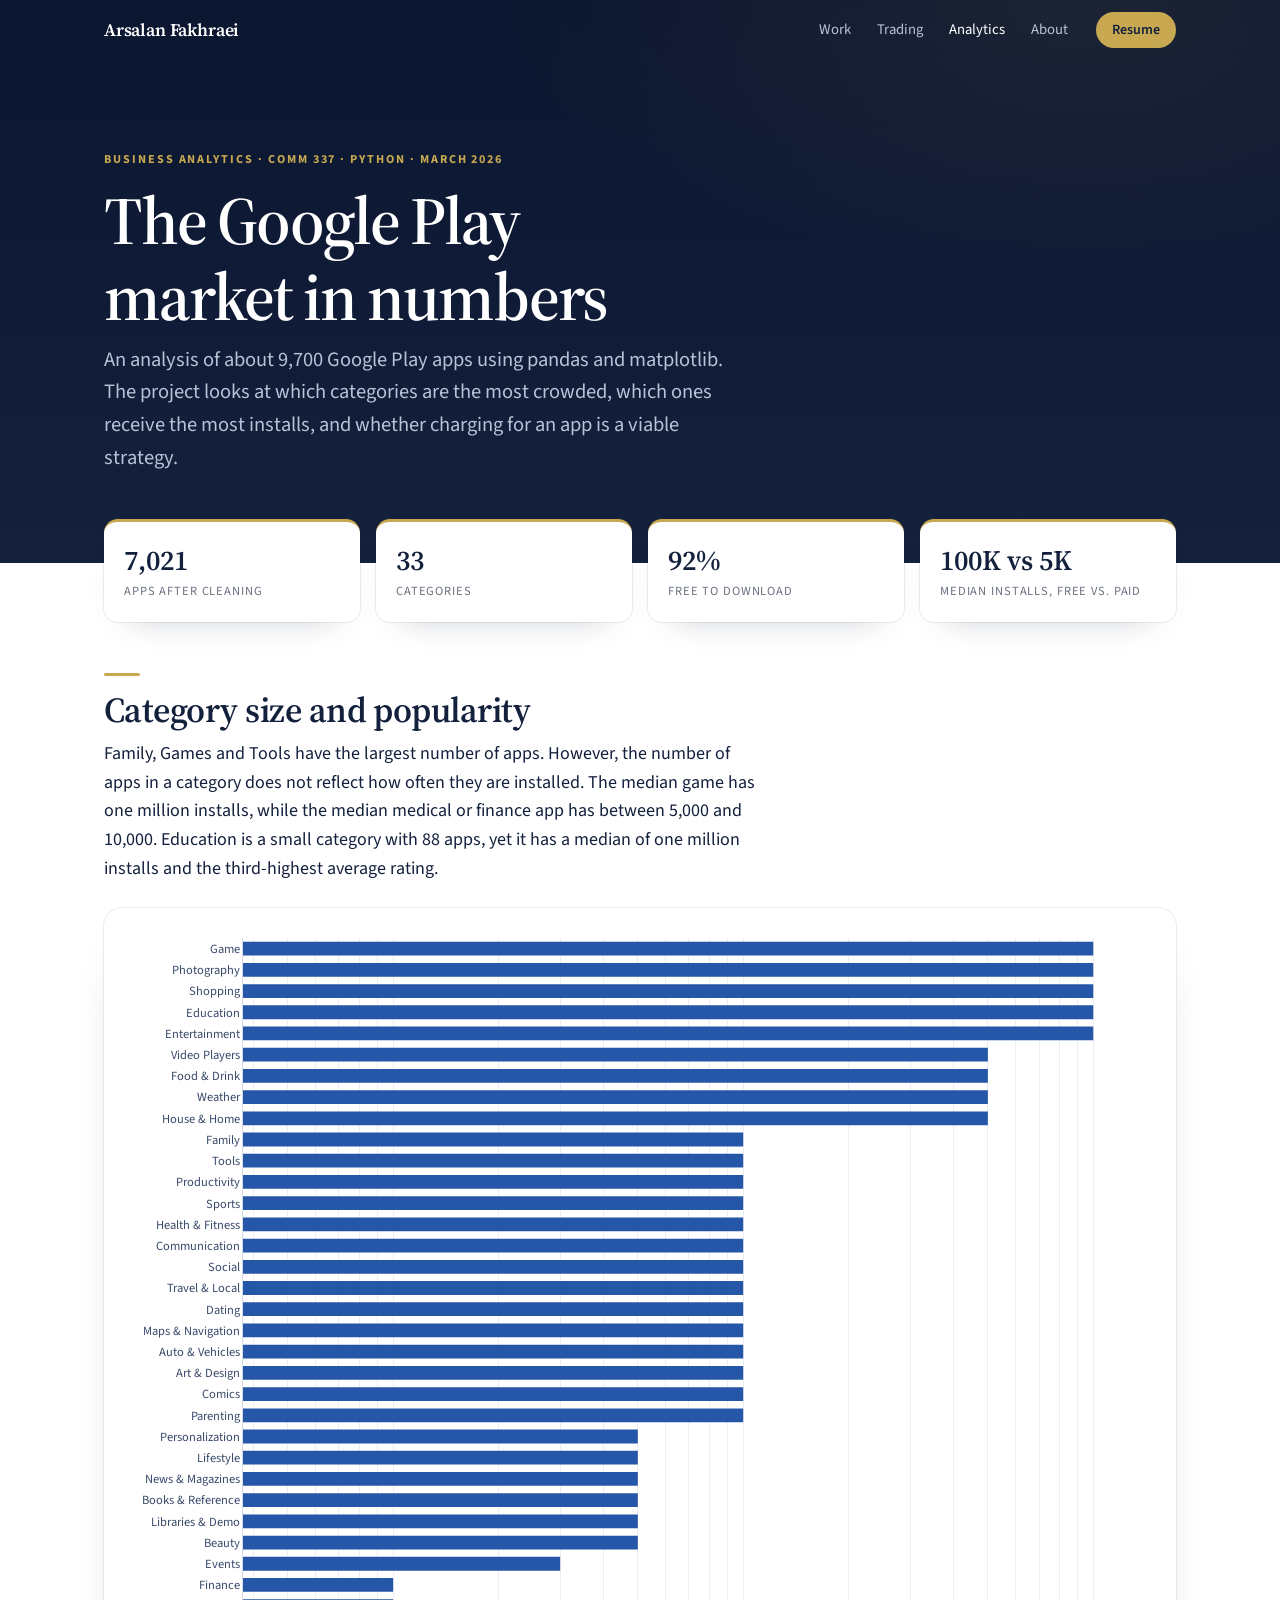
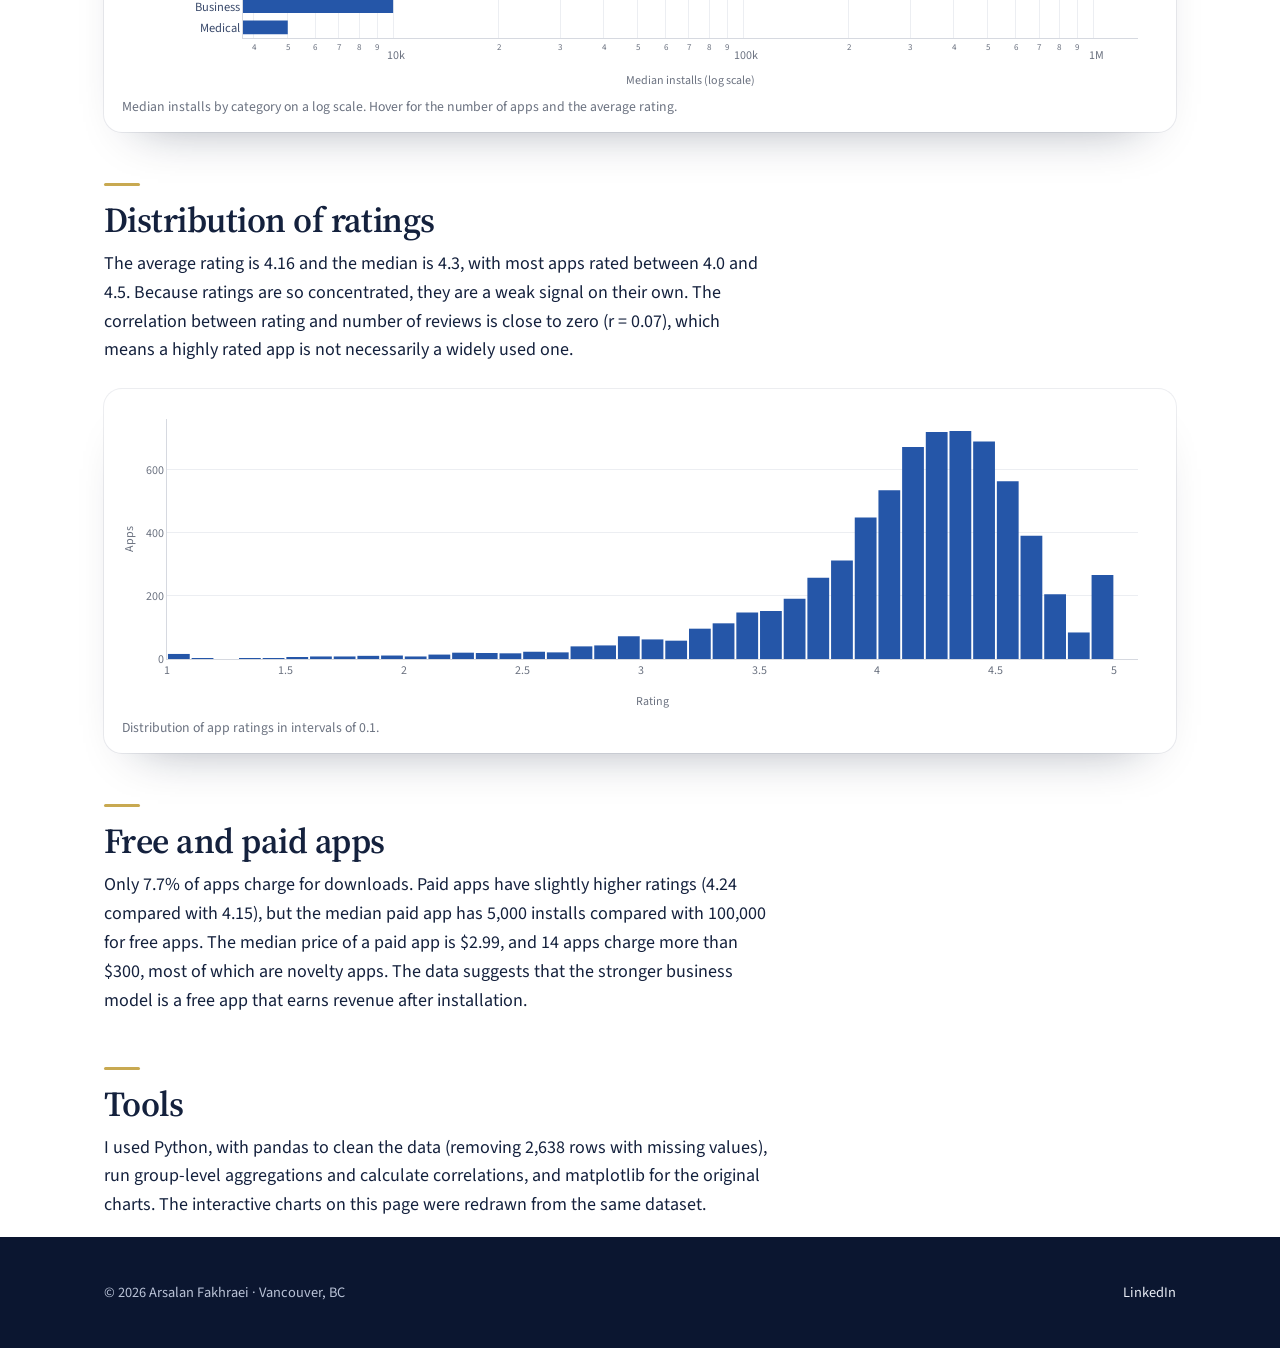
<file: work/google-play-market.html>
<!DOCTYPE html>
<html lang="en">
<head>
<meta charset="utf-8">
<meta name="viewport" content="width=device-width,initial-scale=1,viewport-fit=cover">
<meta name="theme-color" content="#0b1630">
<link rel="preconnect" href="https://fonts.googleapis.com">
<link rel="preconnect" href="https://fonts.gstatic.com" crossorigin>
<link href="https://fonts.googleapis.com/css2?family=Source+Serif+4:opsz,wght@8..60,400;8..60,600&family=Source+Sans+3:wght@400;600;700&display=swap" rel="stylesheet">
<title>The Google Play market in numbers | Arsalan Fakhraei</title>
<meta name="description" content="Python analysis of Google Play apps: categories, installs, ratings and pricing.">
<link rel="canonical" href="https://arsalanfakhraei.ca/work/google-play-market.html">
<meta property="og:type" content="website">
<meta property="og:site_name" content="Arsalan Fakhraei">
<meta property="og:title" content="The Google Play market in numbers | Arsalan Fakhraei">
<meta property="og:description" content="Python analysis of Google Play apps: categories, installs, ratings and pricing.">
<meta property="og:url" content="https://arsalanfakhraei.ca/work/google-play-market.html">
<meta property="og:image" content="https://arsalanfakhraei.ca/assets/img/ifc-val.jpg">
<meta name="twitter:card" content="summary_large_image">
<link rel="icon" href="data:image/svg+xml,%3Csvg xmlns='http://www.w3.org/2000/svg' viewBox='0 0 64 64'%3E%3Crect width='64' height='64' rx='14' fill='%2314213d'/%3E%3Ctext x='32' y='42' font-family='Georgia,serif' font-size='28' font-weight='700' text-anchor='middle' fill='%23c8a951'%3EAF%3C/text%3E%3C/svg%3E">
<link rel="stylesheet" href="/css/site.css?v=20261109">
<script>document.documentElement.classList.add('js')</script>
<script src="/assets/js/site.js?v=20261010" defer></script>
<script src="/assets/js/plotly-2.35.2.min.js"></script>
<script src="/assets/js/charts.js?v=20261109"></script>
</head>
<body>
<header class="nav"><div class="nav-in"><a class="brand" href="/">Arsalan Fakhraei</a><nav class="links" aria-label="Main"><a href="/#work">Work</a><a href="/work/trading-system.html">Trading</a><a href="/#analytics" class="active">Analytics</a><a href="/#about">About</a></nav><a class="nav-cta" href="/assets/pdf/Arsalan_Fakhraei_Resume.pdf" target="_blank">Resume</a><button class="menu" aria-label="Open menu" aria-expanded="false"><span></span><span></span><span></span></button></div></header>
<main class="wrap">
<div class="page-title"><div class="kicker">Business analytics · COMM 337 · Python · March 2026</div>
<h1>The Google Play market in numbers</h1>
<p class="lead">An analysis of about 9,700 Google Play apps using pandas and matplotlib. The project looks at which categories are the most crowded, which ones receive the most installs, and whether charging for an app is a viable strategy.</p></div>

<div class="facts"><div><b>7,021</b><span>Apps after cleaning</span></div><div><b>33</b><span>Categories</span></div><div><b>92%</b><span>Free to download</span></div><div><b>100K vs 5K</b><span>Median installs, free vs. paid</span></div></div>

<h2>Category size and popularity</h2>
<p>Family, Games and Tools have the largest number of apps. However, the number of apps in a category does not reflect how often they are installed. The median game has one million installs, while the median medical or finance app has between 5,000 and 10,000. Education is a small category with 88 apps, yet it has a median of one million installs and the third-highest average rating.</p>
<figure class="chart"><div id="ap-cat" style="height:760px"></div><figcaption>Median installs by category on a log scale. Hover for the number of apps and the average rating.</figcaption></figure>

<h2>Distribution of ratings</h2>
<p>The average rating is 4.16 and the median is 4.3, with most apps rated between 4.0 and 4.5. Because ratings are so concentrated, they are a weak signal on their own. The correlation between rating and number of reviews is close to zero (r = 0.07), which means a highly rated app is not necessarily a widely used one.</p>
<figure class="chart"><div id="ap-hist" style="height:300px"></div><figcaption>Distribution of app ratings in intervals of 0.1.</figcaption></figure>

<h2>Free and paid apps</h2>
<p>Only 7.7% of apps charge for downloads. Paid apps have slightly higher ratings (4.24 compared with 4.15), but the median paid app has 5,000 installs compared with 100,000 for free apps. The median price of a paid app is $2.99, and 14 apps charge more than $300, most of which are novelty apps. The data suggests that the stronger business model is a free app that earns revenue after installation.</p>

<h2>Tools</h2>
<p>I used Python, with pandas to clean the data (removing 2,638 rows with missing values), run group-level aggregations and calculate correlations, and matplotlib for the original charts. The interactive charts on this page were redrawn from the same dataset.</p>

<script>
const DATA={"cat":[{"Category":"Art & Design","n":58,"med":100000.0,"r":4.38},{"Category":"Auto & Vehicles","n":63,"med":100000.0,"r":4.15},{"Category":"Beauty","n":37,"med":50000.0,"r":4.29},{"Category":"Books & Reference","n":141,"med":50000.0,"r":4.32},{"Category":"Business","n":222,"med":10000.0,"r":4.1},{"Category":"Comics","n":47,"med":100000.0,"r":4.17},{"Category":"Communication","n":188,"med":100000.0,"r":4.08},{"Category":"Dating","n":122,"med":100000.0,"r":3.96},{"Category":"Education","n":88,"med":1000000.0,"r":4.37},{"Category":"Entertainment","n":64,"med":1000000.0,"r":4.15},{"Category":"Events","n":38,"med":30000.0,"r":4.48},{"Category":"Family","n":1511,"med":100000.0,"r":4.18},{"Category":"Finance","n":258,"med":10000.0,"r":4.1},{"Category":"Food & Drink","n":72,"med":500000.0,"r":4.11},{"Category":"Game","n":832,"med":1000000.0,"r":4.24},{"Category":"Health & Fitness","n":191,"med":100000.0,"r":4.19},{"Category":"House & Home","n":50,"med":500000.0,"r":4.13},{"Category":"Libraries & Demo","n":60,"med":50000.0,"r":4.2},{"Category":"Lifestyle","n":269,"med":50000.0,"r":4.09},{"Category":"Maps & Navigation","n":94,"med":100000.0,"r":4.01},{"Category":"Medical","n":266,"med":5000.0,"r":4.16},{"Category":"News & Magazines","n":154,"med":50000.0,"r":4.14},{"Category":"Parenting","n":44,"med":100000.0,"r":4.35},{"Category":"Personalization","n":274,"med":50000.0,"r":4.32},{"Category":"Photography","n":204,"med":1000000.0,"r":4.11},{"Category":"Productivity","n":223,"med":100000.0,"r":4.13},{"Category":"Shopping","n":146,"med":1000000.0,"r":4.21},{"Category":"Social","n":156,"med":100000.0,"r":4.26},{"Category":"Sports","n":221,"med":100000.0,"r":4.2},{"Category":"Tools","n":625,"med":100000.0,"r":4.01},{"Category":"Travel & Local","n":141,"med":100000.0,"r":4.01},{"Category":"Video Players","n":112,"med":500000.0,"r":4.02},{"Category":"Weather","n":50,"med":500000.0,"r":4.24}],"hist":[16,1,0,3,3,4,8,8,10,11,8,14,20,19,18,23,21,40,43,72,62,58,96,113,147,152,191,257,312,448,534,671,719,722,689,563,390,205,84,266,0]};

(function(){
 const c=[...DATA.cat].sort((a,b)=>a.med-b.med||a.n-b.n);
 hbar('ap-cat',{y:c.map(d=>d.Category),x:c.map(d=>d.med),color:C.blue,log:true,
   hover:c.map(d=>`<b>${d.Category}</b><br>median ${d.med.toLocaleString()} installs<br>${d.n} apps · avg rating ${d.r.toFixed(2)}`),
   xtitle:'Median installs (log scale)'});
 const bins=DATA.hist.map((v,i)=>(1+i*0.1+0.05).toFixed(2));
 vbar('ap-hist',{x:bins,y:DATA.hist,color:C.blue,hover:DATA.hist.map((v,i)=>`rating ${(1+i*0.1).toFixed(1)}–${(1.1+i*0.1).toFixed(1)}<br>${v} apps`),ytitle:'Apps',xtitle:'Rating',numeric:true});
})();

</script>
</main>
<footer><div class="wrap"><span>© 2026 Arsalan Fakhraei · Vancouver, BC</span><span><a href="https://www.linkedin.com/in/arsalan-fakhraei/" target="_blank" rel="noopener">LinkedIn</a></span></div></footer>
</body>
</html>
</file>
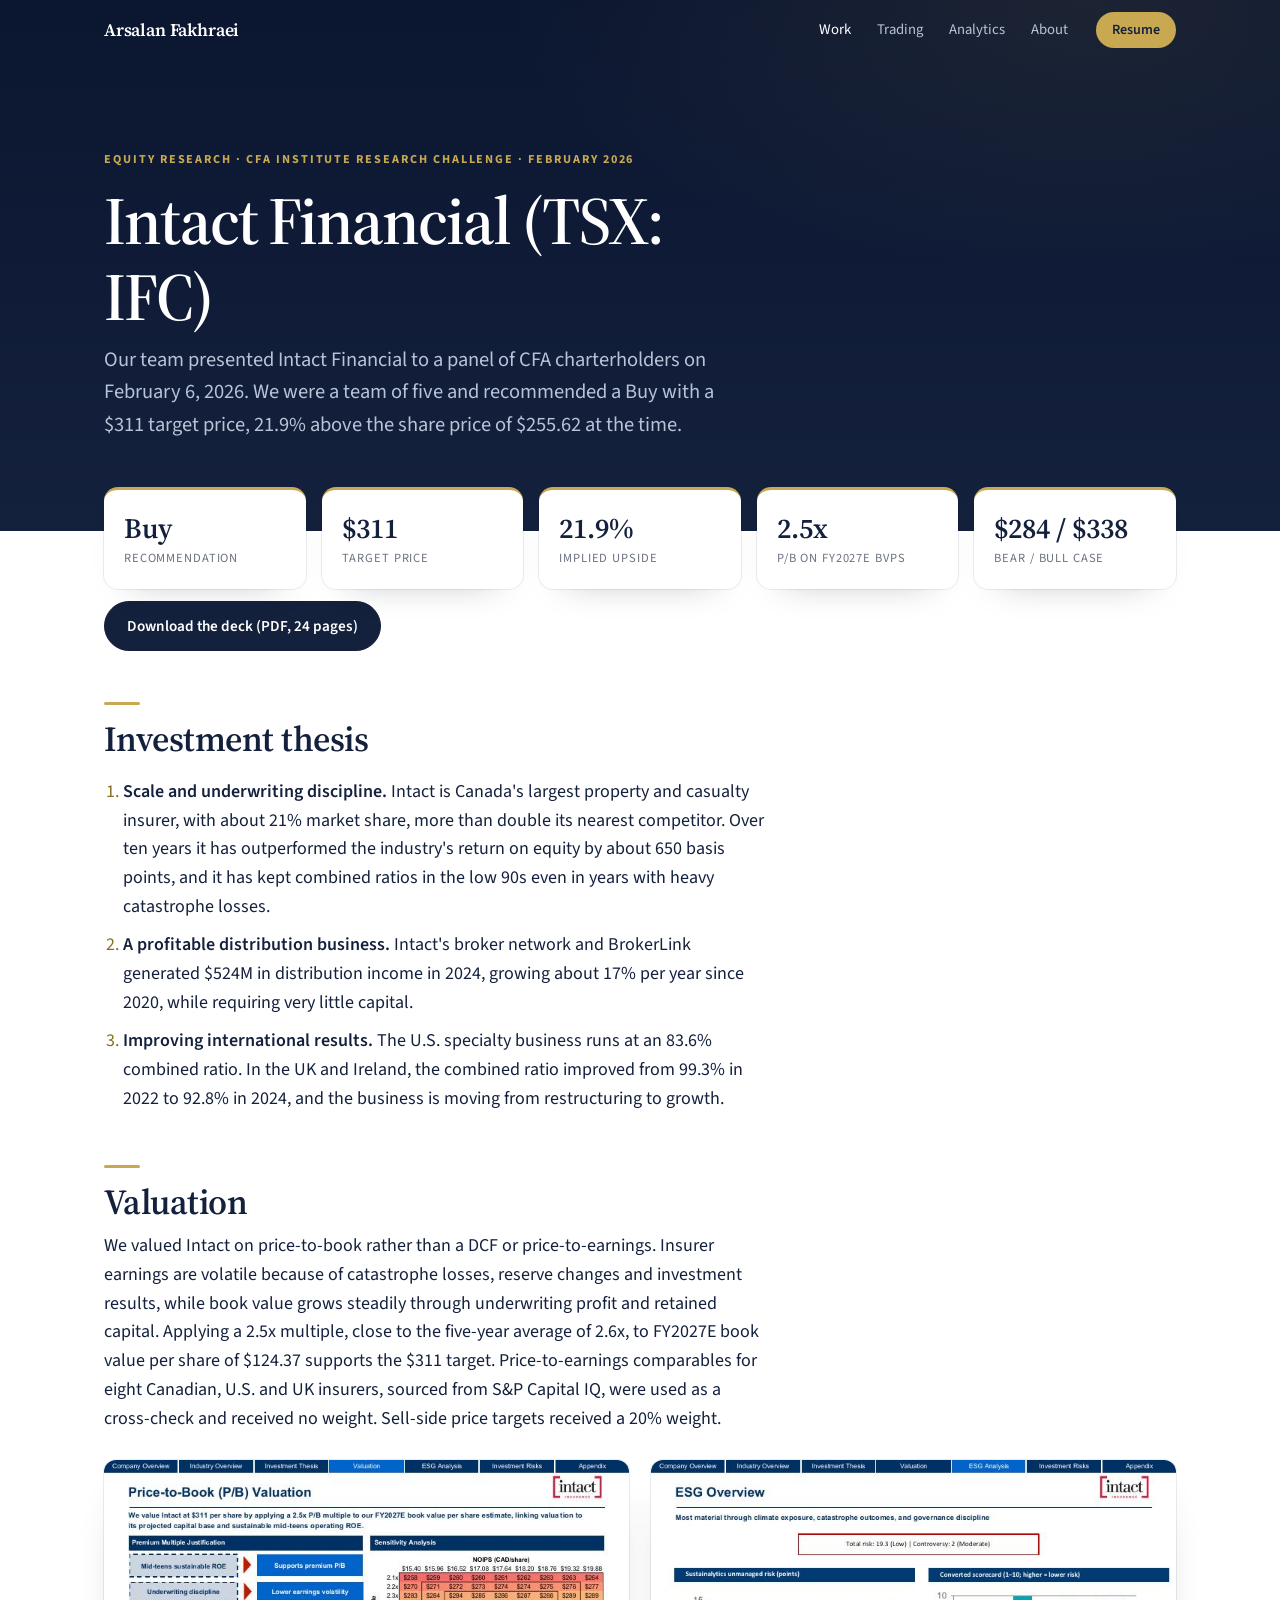
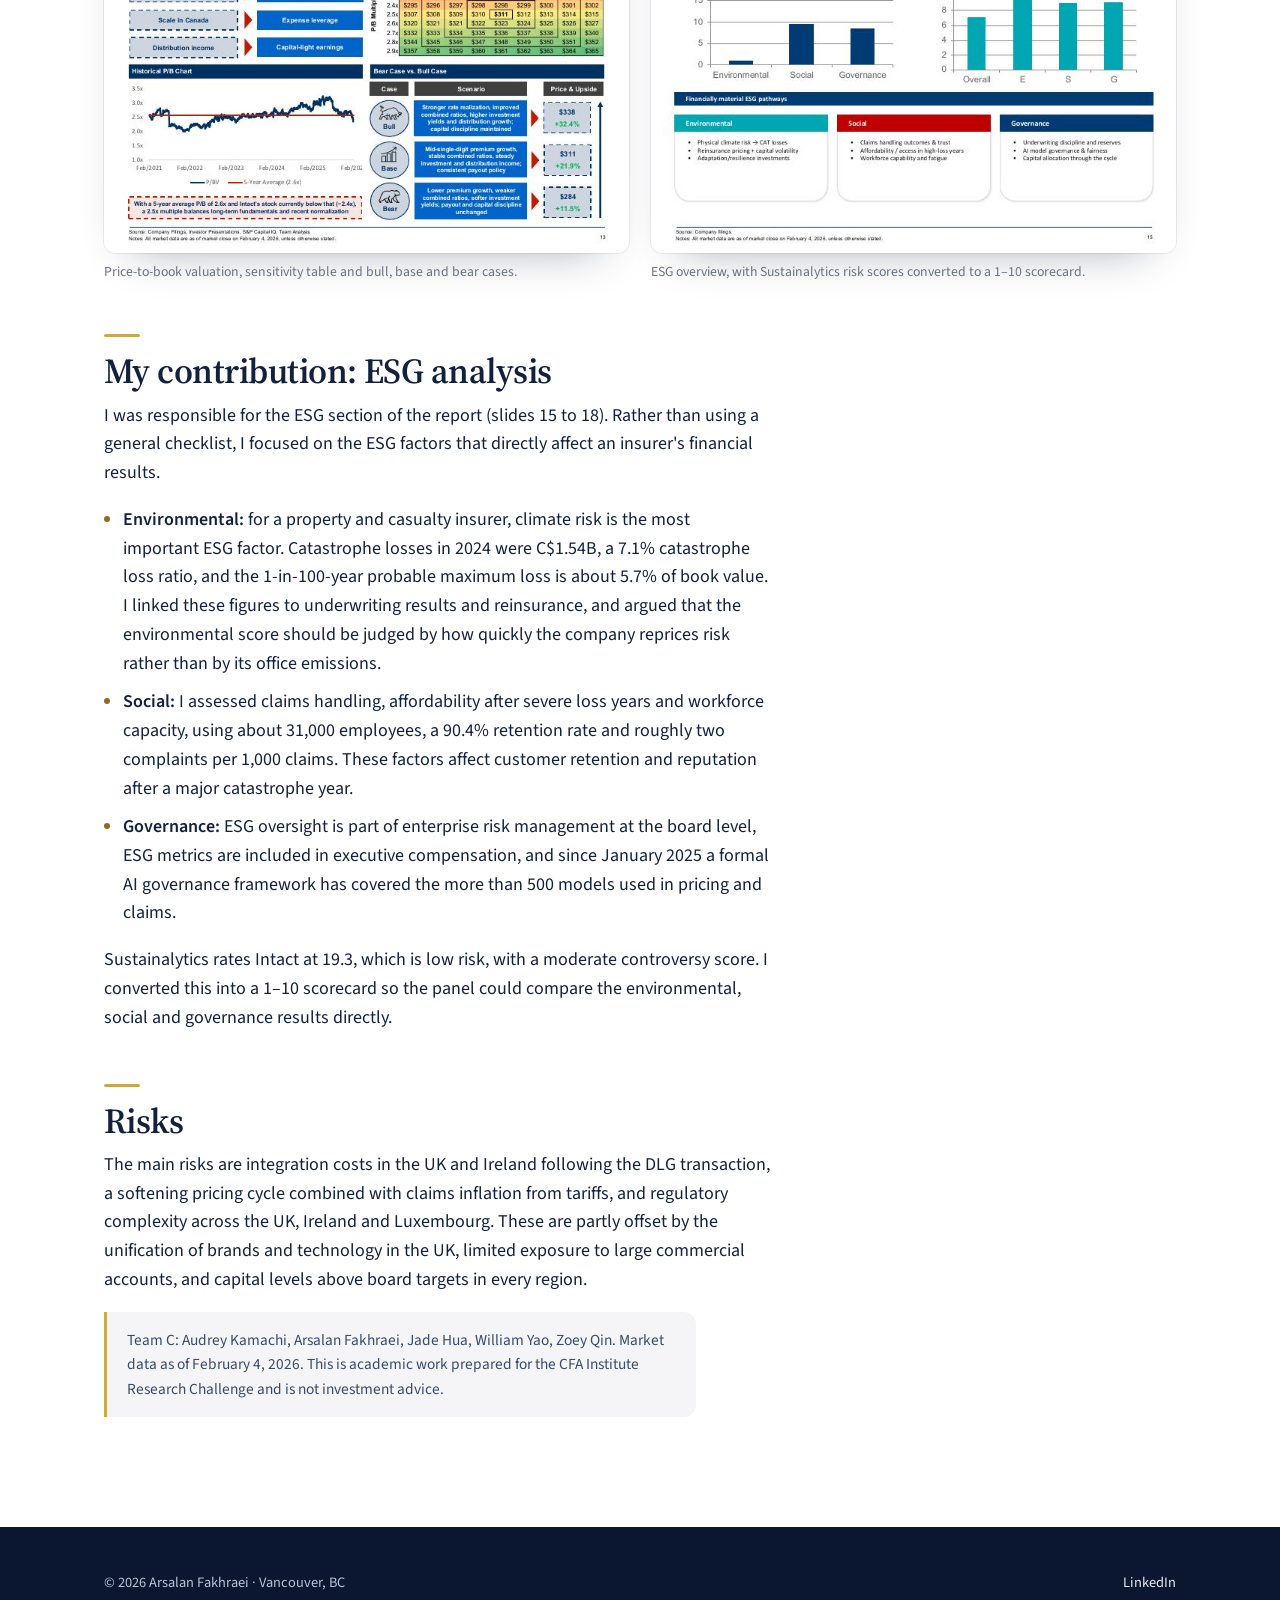
<file: work/intact-financial-stock-pitch.html>
<!DOCTYPE html>
<html lang="en">
<head>
<meta charset="utf-8">
<meta name="viewport" content="width=device-width,initial-scale=1,viewport-fit=cover">
<meta name="theme-color" content="#0b1630">
<link rel="preconnect" href="https://fonts.googleapis.com">
<link rel="preconnect" href="https://fonts.gstatic.com" crossorigin>
<link href="https://fonts.googleapis.com/css2?family=Source+Serif+4:opsz,wght@8..60,400;8..60,600&family=Source+Sans+3:wght@400;600;700&display=swap" rel="stylesheet">
<title>Intact Financial (IFC) stock pitch | Arsalan Fakhraei</title>
<meta name="description" content="CFA Research Challenge pitch on Intact Financial: Buy, $311 target, P/B valuation, ESG analysis.">
<link rel="canonical" href="https://arsalanfakhraei.ca/work/intact-financial-stock-pitch.html">
<meta property="og:type" content="website">
<meta property="og:site_name" content="Arsalan Fakhraei">
<meta property="og:title" content="Intact Financial (IFC) stock pitch | Arsalan Fakhraei">
<meta property="og:description" content="CFA Research Challenge pitch on Intact Financial: Buy, $311 target, P/B valuation, ESG analysis.">
<meta property="og:url" content="https://arsalanfakhraei.ca/work/intact-financial-stock-pitch.html">
<meta property="og:image" content="https://arsalanfakhraei.ca/assets/img/ifc-val.jpg">
<meta name="twitter:card" content="summary_large_image">
<link rel="icon" href="data:image/svg+xml,%3Csvg xmlns='http://www.w3.org/2000/svg' viewBox='0 0 64 64'%3E%3Crect width='64' height='64' rx='14' fill='%2314213d'/%3E%3Ctext x='32' y='42' font-family='Georgia,serif' font-size='28' font-weight='700' text-anchor='middle' fill='%23c8a951'%3EAF%3C/text%3E%3C/svg%3E">
<link rel="stylesheet" href="/css/site.css?v=20261109">
<script>document.documentElement.classList.add('js')</script>
<script src="/assets/js/site.js?v=20261010" defer></script>
</head>
<body>
<header class="nav"><div class="nav-in"><a class="brand" href="/">Arsalan Fakhraei</a><nav class="links" aria-label="Main"><a href="/#work" class="active">Work</a><a href="/work/trading-system.html">Trading</a><a href="/#analytics">Analytics</a><a href="/#about">About</a></nav><a class="nav-cta" href="/assets/pdf/Arsalan_Fakhraei_Resume.pdf" target="_blank">Resume</a><button class="menu" aria-label="Open menu" aria-expanded="false"><span></span><span></span><span></span></button></div></header>
<main class="wrap">
<div class="page-title"><div class="kicker">Equity research · CFA Institute Research Challenge · February 2026</div>
<h1>Intact Financial (TSX: IFC)</h1>
<p class="lead">Our team presented Intact Financial to a panel of CFA charterholders on February 6, 2026. We were a team of five and recommended a Buy with a $311 target price, 21.9% above the share price of $255.62 at the time.</p></div>
<div class="facts"><div><b>Buy</b><span>Recommendation</span></div><div><b>$311</b><span>Target price</span></div><div><b>21.9%</b><span>Implied upside</span></div><div><b>2.5x</b><span>P/B on FY2027E BVPS</span></div><div><b>$284 / $338</b><span>Bear / bull case</span></div></div>
<p><a class="btn primary" href="/assets/pdf/Intact_Financial_Stock_Pitch_Feb2026.pdf" target="_blank">Download the deck (PDF, 24 pages)</a></p>

<h2>Investment thesis</h2>
<ol class="list">
<li><b>Scale and underwriting discipline.</b> Intact is Canada's largest property and casualty insurer, with about 21% market share, more than double its nearest competitor. Over ten years it has outperformed the industry's return on equity by about 650 basis points, and it has kept combined ratios in the low 90s even in years with heavy catastrophe losses.</li>
<li><b>A profitable distribution business.</b> Intact's broker network and BrokerLink generated $524M in distribution income in 2024, growing about 17% per year since 2020, while requiring very little capital.</li>
<li><b>Improving international results.</b> The U.S. specialty business runs at an 83.6% combined ratio. In the UK and Ireland, the combined ratio improved from 99.3% in 2022 to 92.8% in 2024, and the business is moving from restructuring to growth.</li>
</ol>

<h2>Valuation</h2>
<p>We valued Intact on price-to-book rather than a DCF or price-to-earnings. Insurer earnings are volatile because of catastrophe losses, reserve changes and investment results, while book value grows steadily through underwriting profit and retained capital. Applying a 2.5x multiple, close to the five-year average of 2.6x, to FY2027E book value per share of $124.37 supports the $311 target. Price-to-earnings comparables for eight Canadian, U.S. and UK insurers, sourced from S&amp;P Capital IQ, were used as a cross-check and received no weight. Sell-side price targets received a 20% weight.</p>
<div class="figs">
<figure><img src="/assets/img/ifc-val.jpg" alt="Price-to-book valuation slide with sensitivity table"><figcaption>Price-to-book valuation, sensitivity table and bull, base and bear cases.</figcaption></figure>
<figure><img src="/assets/img/ifc-esg.jpg" alt="ESG overview slide"><figcaption>ESG overview, with Sustainalytics risk scores converted to a 1–10 scorecard.</figcaption></figure>
</div>

<h2>My contribution: ESG analysis</h2>
<p>I was responsible for the ESG section of the report (slides 15 to 18). Rather than using a general checklist, I focused on the ESG factors that directly affect an insurer's financial results.</p>
<ul class="list">
<li><b>Environmental:</b> for a property and casualty insurer, climate risk is the most important ESG factor. Catastrophe losses in 2024 were C$1.54B, a 7.1% catastrophe loss ratio, and the 1-in-100-year probable maximum loss is about 5.7% of book value. I linked these figures to underwriting results and reinsurance, and argued that the environmental score should be judged by how quickly the company reprices risk rather than by its office emissions.</li>
<li><b>Social:</b> I assessed claims handling, affordability after severe loss years and workforce capacity, using about 31,000 employees, a 90.4% retention rate and roughly two complaints per 1,000 claims. These factors affect customer retention and reputation after a major catastrophe year.</li>
<li><b>Governance:</b> ESG oversight is part of enterprise risk management at the board level, ESG metrics are included in executive compensation, and since January 2025 a formal AI governance framework has covered the more than 500 models used in pricing and claims.</li>
</ul>
<p>Sustainalytics rates Intact at 19.3, which is low risk, with a moderate controversy score. I converted this into a 1–10 scorecard so the panel could compare the environmental, social and governance results directly.</p>

<h2>Risks</h2>
<p>The main risks are integration costs in the UK and Ireland following the DLG transaction, a softening pricing cycle combined with claims inflation from tariffs, and regulatory complexity across the UK, Ireland and Luxembourg. These are partly offset by the unification of brands and technology in the UK, limited exposure to large commercial accounts, and capital levels above board targets in every region.</p>
<p class="note">Team C: Audrey Kamachi, Arsalan Fakhraei, Jade Hua, William Yao, Zoey Qin. Market data as of February 4, 2026. This is academic work prepared for the CFA Institute Research Challenge and is not investment advice.</p>

</main>
<footer><div class="wrap"><span>© 2026 Arsalan Fakhraei · Vancouver, BC</span><span><a href="https://www.linkedin.com/in/arsalan-fakhraei/" target="_blank" rel="noopener">LinkedIn</a></span></div></footer>
</body>
</html>
</file>
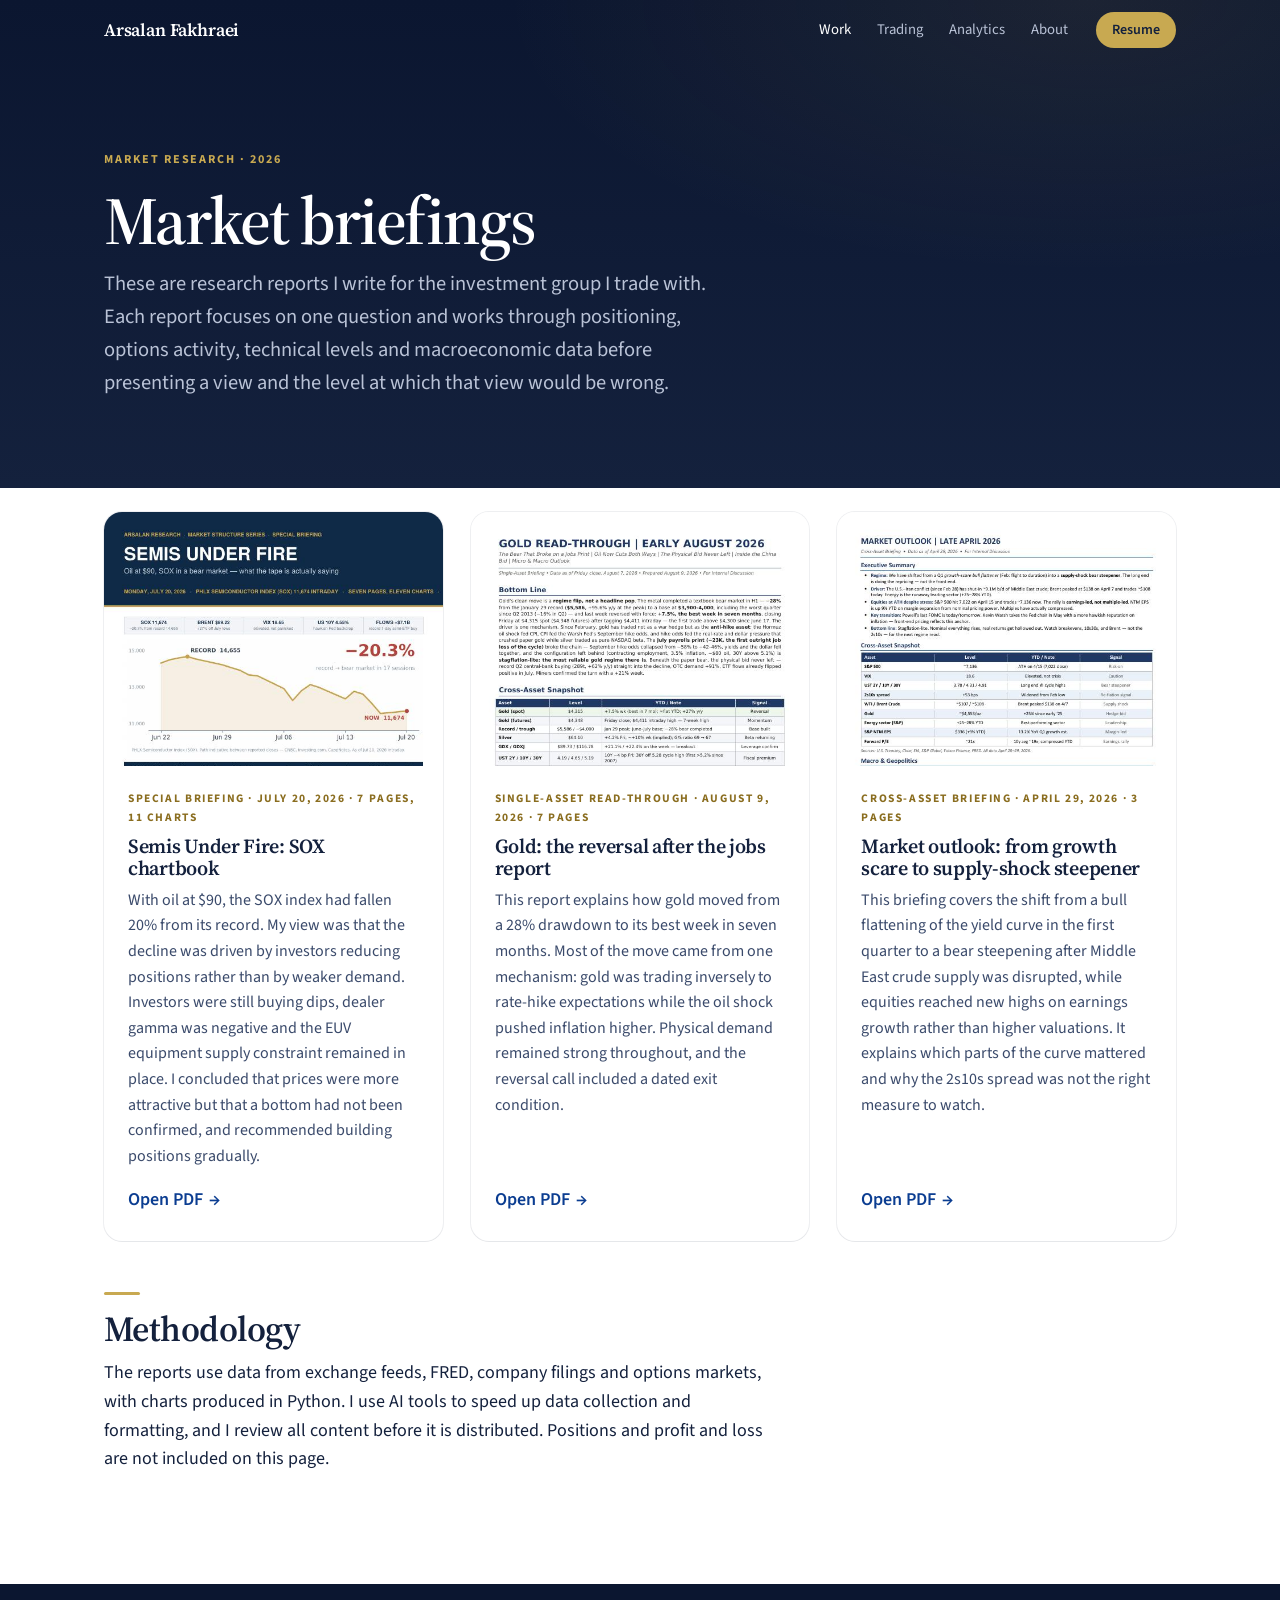
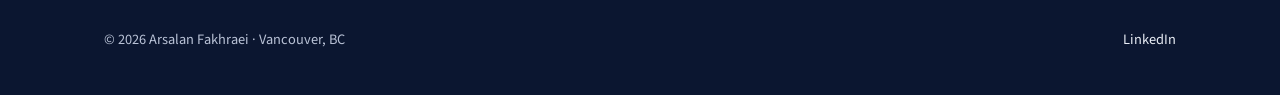
<file: work/market-research.html>
<!DOCTYPE html>
<html lang="en">
<head>
<meta charset="utf-8">
<meta name="viewport" content="width=device-width,initial-scale=1,viewport-fit=cover">
<meta name="theme-color" content="#0b1630">
<link rel="preconnect" href="https://fonts.googleapis.com">
<link rel="preconnect" href="https://fonts.gstatic.com" crossorigin>
<link href="https://fonts.googleapis.com/css2?family=Source+Serif+4:opsz,wght@8..60,400;8..60,600&family=Source+Sans+3:wght@400;600;700&display=swap" rel="stylesheet">
<title>Market briefings | Arsalan Fakhraei</title>
<meta name="description" content="Semiconductor chartbook, gold read-through and cross-asset outlook written for a trading group.">
<link rel="canonical" href="https://arsalanfakhraei.ca/work/market-research.html">
<meta property="og:type" content="website">
<meta property="og:site_name" content="Arsalan Fakhraei">
<meta property="og:title" content="Market briefings | Arsalan Fakhraei">
<meta property="og:description" content="Semiconductor chartbook, gold read-through and cross-asset outlook written for a trading group.">
<meta property="og:url" content="https://arsalanfakhraei.ca/work/market-research.html">
<meta property="og:image" content="https://arsalanfakhraei.ca/assets/img/ifc-val.jpg">
<meta name="twitter:card" content="summary_large_image">
<link rel="icon" href="data:image/svg+xml,%3Csvg xmlns='http://www.w3.org/2000/svg' viewBox='0 0 64 64'%3E%3Crect width='64' height='64' rx='14' fill='%2314213d'/%3E%3Ctext x='32' y='42' font-family='Georgia,serif' font-size='28' font-weight='700' text-anchor='middle' fill='%23c8a951'%3EAF%3C/text%3E%3C/svg%3E">
<link rel="stylesheet" href="/css/site.css?v=20261109">
<script>document.documentElement.classList.add('js')</script>
<script src="/assets/js/site.js?v=20261010" defer></script>
</head>
<body>
<header class="nav"><div class="nav-in"><a class="brand" href="/">Arsalan Fakhraei</a><nav class="links" aria-label="Main"><a href="/#work" class="active">Work</a><a href="/work/trading-system.html">Trading</a><a href="/#analytics">Analytics</a><a href="/#about">About</a></nav><a class="nav-cta" href="/assets/pdf/Arsalan_Fakhraei_Resume.pdf" target="_blank">Resume</a><button class="menu" aria-label="Open menu" aria-expanded="false"><span></span><span></span><span></span></button></div></header>
<main class="wrap">
<div class="page-title"><div class="kicker">Market research · 2026</div>
<h1>Market briefings</h1>
<p class="lead">These are research reports I write for the investment group I trade with. Each report focuses on one question and works through positioning, options activity, technical levels and macroeconomic data before presenting a view and the level at which that view would be wrong.</p></div>
<div class="grid">
<article class="card"><img src="/assets/img/sox-cover.jpg" alt="Semis Under Fire cover"><div class="body"><div class="tag">Special briefing · July 20, 2026 · 7 pages, 11 charts</div><h3>Semis Under Fire: SOX chartbook</h3><p>With oil at $90, the SOX index had fallen 20% from its record. My view was that the decline was driven by investors reducing positions rather than by weaker demand. Investors were still buying dips, dealer gamma was negative and the EUV equipment supply constraint remained in place. I concluded that prices were more attractive but that a bottom had not been confirmed, and recommended building positions gradually.</p><a class="more" href="/assets/pdf/Semis_Under_Fire_SOX_Chartbook_Jul2026.pdf" target="_blank">Open PDF</a></div></article>
<article class="card"><img src="/assets/img/gold-cover.jpg" alt="Gold Read-Through cover"><div class="body"><div class="tag">Single-asset read-through · August 9, 2026 · 7 pages</div><h3>Gold: the reversal after the jobs report</h3><p>This report explains how gold moved from a 28% drawdown to its best week in seven months. Most of the move came from one mechanism: gold was trading inversely to rate-hike expectations while the oil shock pushed inflation higher. Physical demand remained strong throughout, and the reversal call included a dated exit condition.</p><a class="more" href="/assets/pdf/Gold_ReadThrough_Aug2026.pdf" target="_blank">Open PDF</a></div></article>
<article class="card"><img src="/assets/img/outlook-cover.jpg" alt="Market Outlook April 2026 cover"><div class="body"><div class="tag">Cross-asset briefing · April 29, 2026 · 3 pages</div><h3>Market outlook: from growth scare to supply-shock steepener</h3><p>This briefing covers the shift from a bull flattening of the yield curve in the first quarter to a bear steepening after Middle East crude supply was disrupted, while equities reached new highs on earnings growth rather than higher valuations. It explains which parts of the curve mattered and why the 2s10s spread was not the right measure to watch.</p><a class="more" href="/assets/pdf/Market_Outlook_Apr2026.pdf" target="_blank">Open PDF</a></div></article>
</div>
<h2>Methodology</h2>
<p>The reports use data from exchange feeds, FRED, company filings and options markets, with charts produced in Python. I use AI tools to speed up data collection and formatting, and I review all content before it is distributed. Positions and profit and loss are not included on this page.</p>

</main>
<footer><div class="wrap"><span>© 2026 Arsalan Fakhraei · Vancouver, BC</span><span><a href="https://www.linkedin.com/in/arsalan-fakhraei/" target="_blank" rel="noopener">LinkedIn</a></span></div></footer>
</body>
</html>
</file>
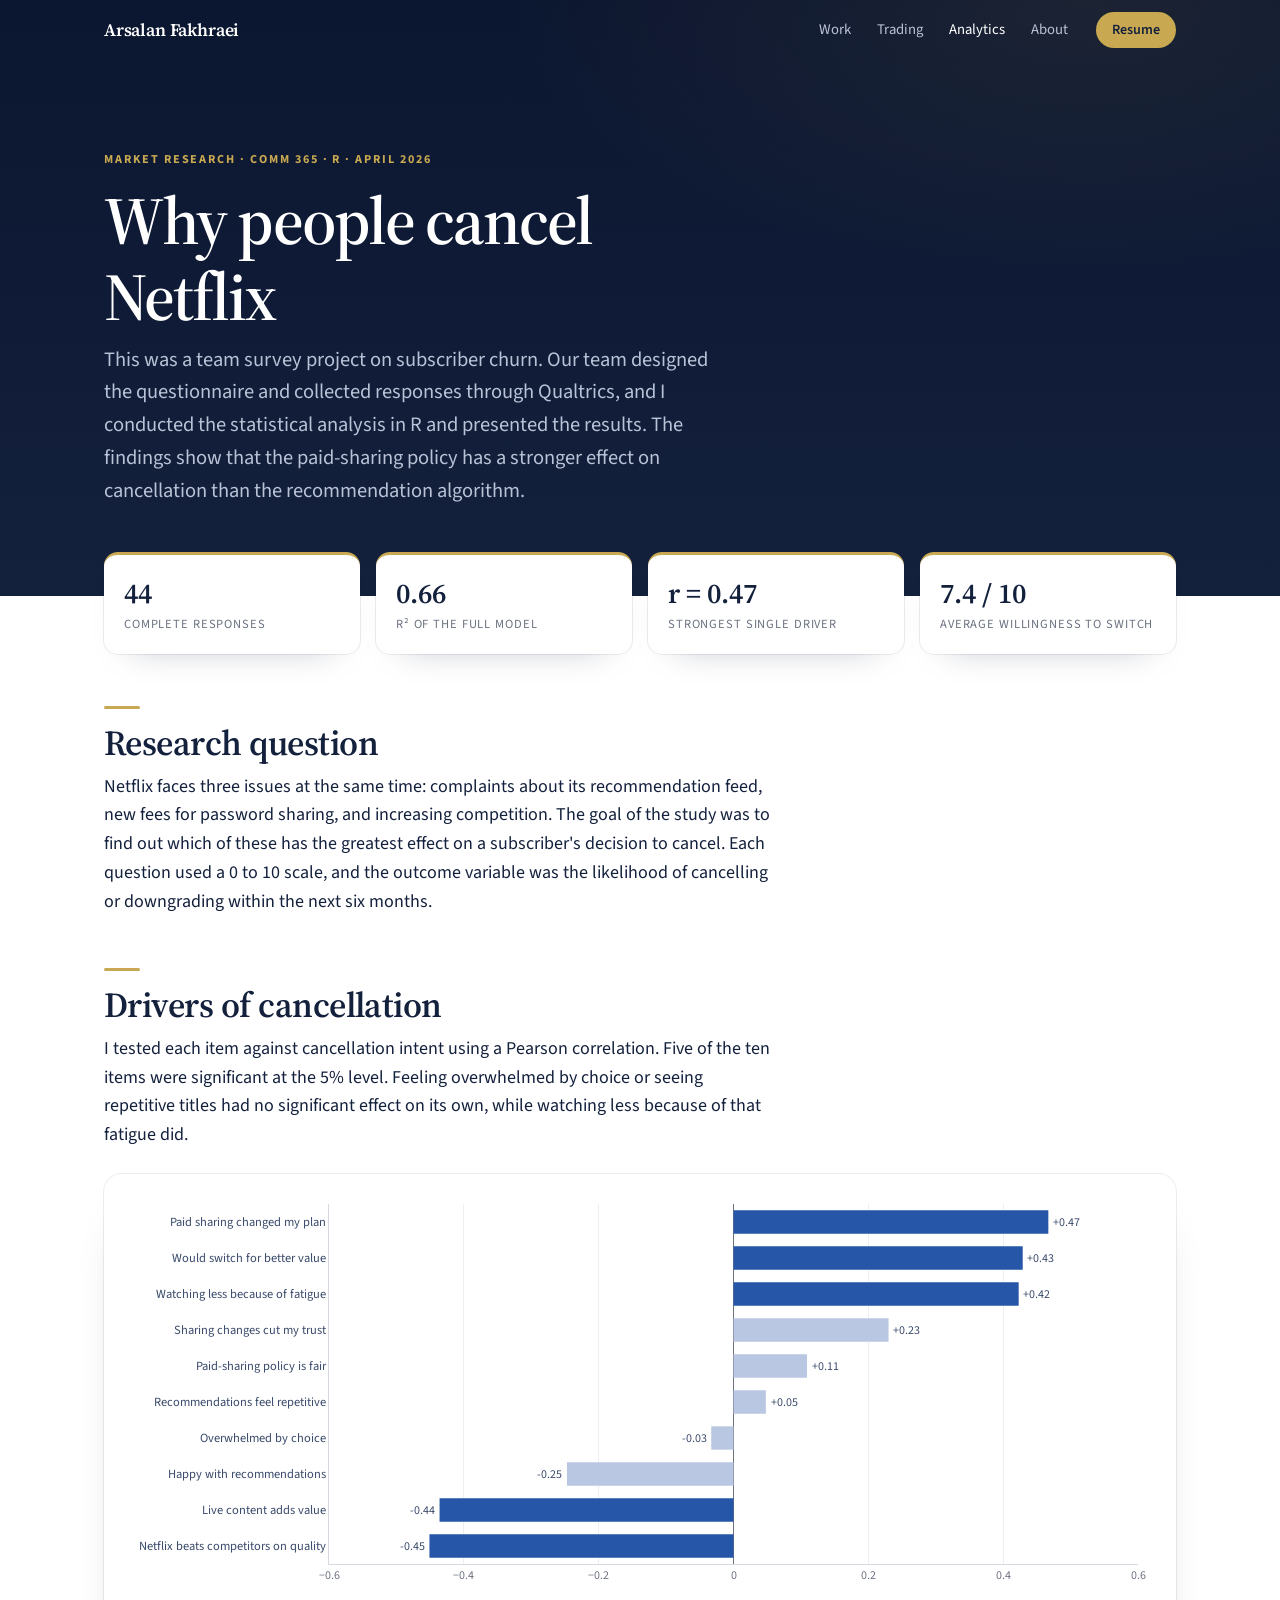
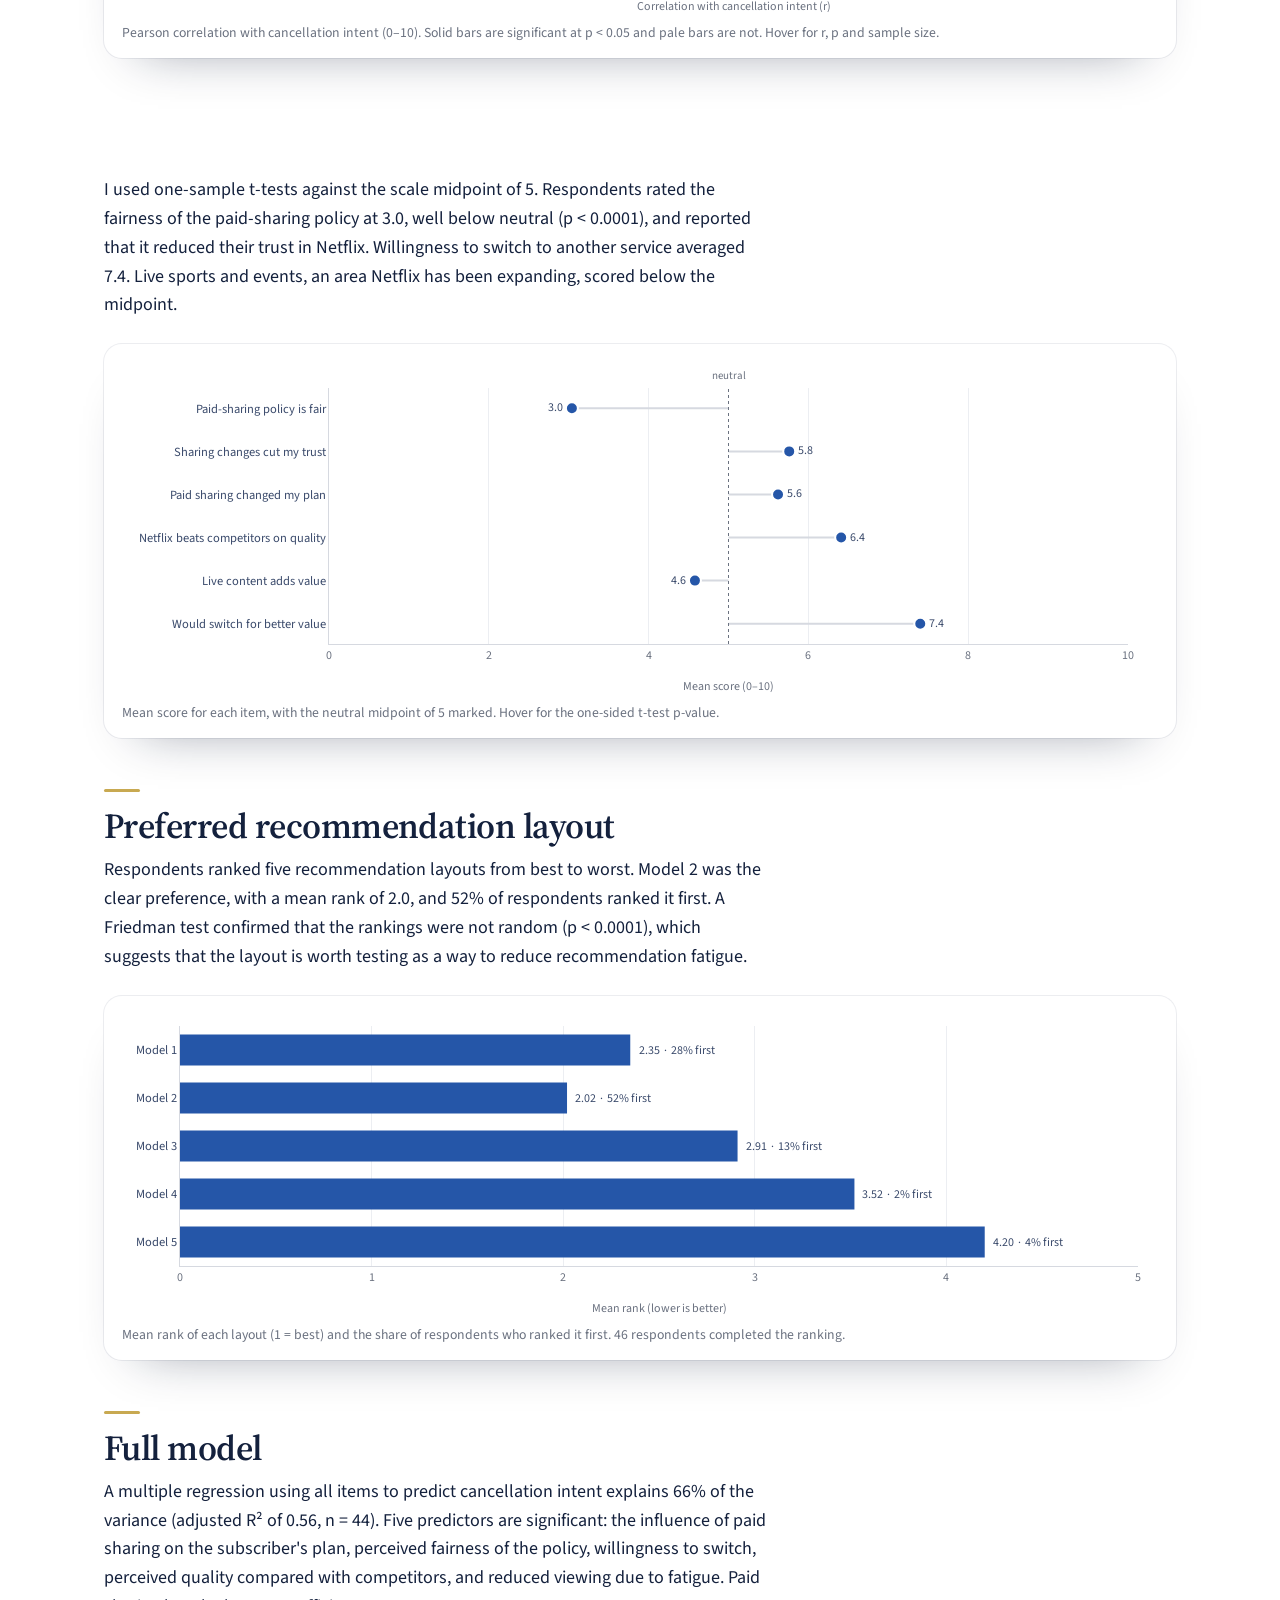
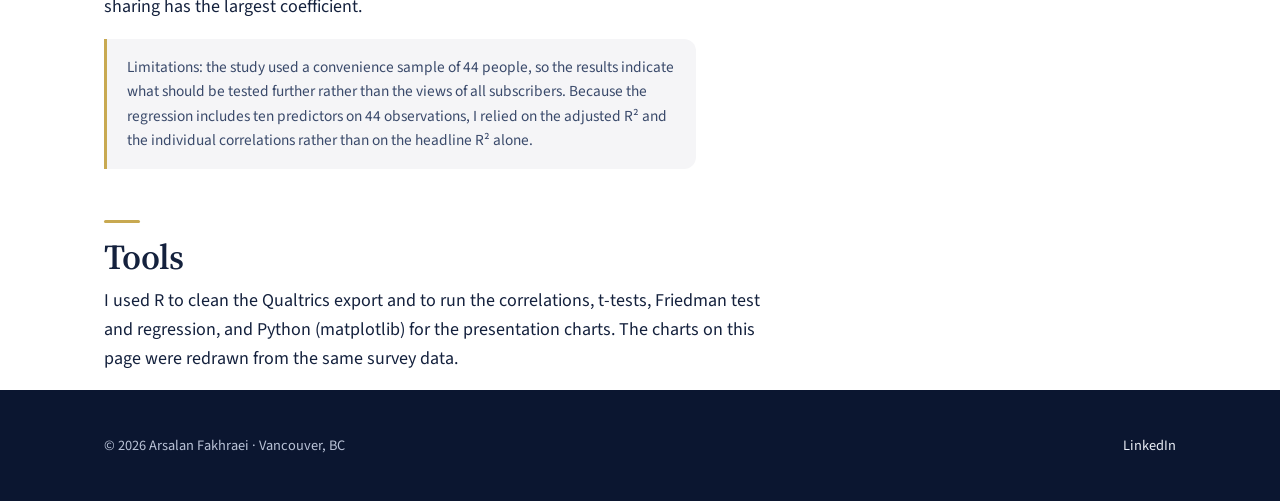
<file: work/netflix-churn-study.html>
<!DOCTYPE html>
<html lang="en">
<head>
<meta charset="utf-8">
<meta name="viewport" content="width=device-width,initial-scale=1,viewport-fit=cover">
<meta name="theme-color" content="#0b1630">
<link rel="preconnect" href="https://fonts.googleapis.com">
<link rel="preconnect" href="https://fonts.gstatic.com" crossorigin>
<link href="https://fonts.googleapis.com/css2?family=Source+Serif+4:opsz,wght@8..60,400;8..60,600&family=Source+Sans+3:wght@400;600;700&display=swap" rel="stylesheet">
<title>Why people cancel Netflix | Arsalan Fakhraei</title>
<meta name="description" content="Survey study on Netflix churn: correlations, t-tests, Friedman test and regression in R.">
<link rel="canonical" href="https://arsalanfakhraei.ca/work/netflix-churn-study.html">
<meta property="og:type" content="website">
<meta property="og:site_name" content="Arsalan Fakhraei">
<meta property="og:title" content="Why people cancel Netflix | Arsalan Fakhraei">
<meta property="og:description" content="Survey study on Netflix churn: correlations, t-tests, Friedman test and regression in R.">
<meta property="og:url" content="https://arsalanfakhraei.ca/work/netflix-churn-study.html">
<meta property="og:image" content="https://arsalanfakhraei.ca/assets/img/ifc-val.jpg">
<meta name="twitter:card" content="summary_large_image">
<link rel="icon" href="data:image/svg+xml,%3Csvg xmlns='http://www.w3.org/2000/svg' viewBox='0 0 64 64'%3E%3Crect width='64' height='64' rx='14' fill='%2314213d'/%3E%3Ctext x='32' y='42' font-family='Georgia,serif' font-size='28' font-weight='700' text-anchor='middle' fill='%23c8a951'%3EAF%3C/text%3E%3C/svg%3E">
<link rel="stylesheet" href="/css/site.css?v=20261109">
<script>document.documentElement.classList.add('js')</script>
<script src="/assets/js/site.js?v=20261010" defer></script>
<script src="/assets/js/plotly-2.35.2.min.js"></script>
<script src="/assets/js/charts.js?v=20261109"></script>
</head>
<body>
<header class="nav"><div class="nav-in"><a class="brand" href="/">Arsalan Fakhraei</a><nav class="links" aria-label="Main"><a href="/#work">Work</a><a href="/work/trading-system.html">Trading</a><a href="/#analytics" class="active">Analytics</a><a href="/#about">About</a></nav><a class="nav-cta" href="/assets/pdf/Arsalan_Fakhraei_Resume.pdf" target="_blank">Resume</a><button class="menu" aria-label="Open menu" aria-expanded="false"><span></span><span></span><span></span></button></div></header>
<main class="wrap">
<div class="page-title"><div class="kicker">Market research · COMM 365 · R · April 2026</div>
<h1>Why people cancel Netflix</h1>
<p class="lead">This was a team survey project on subscriber churn. Our team designed the questionnaire and collected responses through Qualtrics, and I conducted the statistical analysis in R and presented the results. The findings show that the paid-sharing policy has a stronger effect on cancellation than the recommendation algorithm.</p></div>

<div class="facts"><div><b>44</b><span>Complete responses</span></div><div><b>0.66</b><span>R² of the full model</span></div><div><b>r = 0.47</b><span>Strongest single driver</span></div><div><b>7.4 / 10</b><span>Average willingness to switch</span></div></div>

<h2>Research question</h2>
<p>Netflix faces three issues at the same time: complaints about its recommendation feed, new fees for password sharing, and increasing competition. The goal of the study was to find out which of these has the greatest effect on a subscriber's decision to cancel. Each question used a 0 to 10 scale, and the outcome variable was the likelihood of cancelling or downgrading within the next six months.</p>

<h2>Drivers of cancellation</h2>
<p>I tested each item against cancellation intent using a Pearson correlation. Five of the ten items were significant at the 5% level. Feeling overwhelmed by choice or seeing repetitive titles had no significant effect on its own, while watching less because of that fatigue did.</p>
<figure class="chart"><div id="nf-cor" style="height:420px"></div><figcaption>Pearson correlation with cancellation intent (0–10). Solid bars are significant at p &lt; 0.05 and pale bars are not. Hover for r, p and sample size.</figcaption></figure>

<h2>Subscriber attitudes</h2>
<p>I used one-sample t-tests against the scale midpoint of 5. Respondents rated the fairness of the paid-sharing policy at 3.0, well below neutral (p &lt; 0.0001), and reported that it reduced their trust in Netflix. Willingness to switch to another service averaged 7.4. Live sports and events, an area Netflix has been expanding, scored below the midpoint.</p>
<figure class="chart"><div id="nf-means" style="height:330px"></div><figcaption>Mean score for each item, with the neutral midpoint of 5 marked. Hover for the one-sided t-test p-value.</figcaption></figure>

<h2>Preferred recommendation layout</h2>
<p>Respondents ranked five recommendation layouts from best to worst. Model 2 was the clear preference, with a mean rank of 2.0, and 52% of respondents ranked it first. A Friedman test confirmed that the rankings were not random (p &lt; 0.0001), which suggests that the layout is worth testing as a way to reduce recommendation fatigue.</p>
<figure class="chart"><div id="nf-rank" style="height:300px"></div><figcaption>Mean rank of each layout (1 = best) and the share of respondents who ranked it first. 46 respondents completed the ranking.</figcaption></figure>

<h2>Full model</h2>
<p>A multiple regression using all items to predict cancellation intent explains 66% of the variance (adjusted R² of 0.56, n = 44). Five predictors are significant: the influence of paid sharing on the subscriber's plan, perceived fairness of the policy, willingness to switch, perceived quality compared with competitors, and reduced viewing due to fatigue. Paid sharing has the largest coefficient.</p>
<p class="note">Limitations: the study used a convenience sample of 44 people, so the results indicate what should be tested further rather than the views of all subscribers. Because the regression includes ten predictors on 44 observations, I relied on the adjusted R² and the individual correlations rather than on the headline R² alone.</p>

<h2>Tools</h2>
<p>I used R to clean the Qualtrics export and to run the correlations, t-tests, Friedman test and regression, and Python (matplotlib) for the presentation charts. The charts on this page were redrawn from the same survey data.</p>

<script>
const DATA={"cor":[{"q":"Q1","label":"Happy with recommendations","r":-0.247,"p":0.10198790174161708,"n":45},{"q":"Q2","label":"Overwhelmed by choice","r":-0.033,"p":0.8318935577363221,"n":45},{"q":"Q3","label":"Recommendations feel repetitive","r":0.048,"p":0.7536920986278511,"n":45},{"q":"Q4","label":"Watching less because of fatigue","r":0.423,"p":0.00375431346571043,"n":45},{"q":"Q6","label":"Paid-sharing policy is fair","r":0.109,"p":0.47768851174050997,"n":45},{"q":"Q7","label":"Sharing changes cut my trust","r":0.23,"p":0.12905990505684786,"n":45},{"q":"Q8","label":"Paid sharing changed my plan","r":0.467,"p":0.0012343713130687896,"n":45},{"q":"Q9","label":"Netflix beats competitors on quality","r":-0.451,"p":0.002115545288255677,"n":44},{"q":"Q10","label":"Live content adds value","r":-0.436,"p":0.002740630029549814,"n":45},{"q":"Q11","label":"Would switch for better value","r":0.429,"p":0.0032496545592253156,"n":45}],"means":[{"q":"Q6","label":"Paid-sharing policy is fair","mean":3.04,"p":3.391182855270158e-09,"n":45},{"q":"Q7","label":"Sharing changes cut my trust","mean":5.76,"p":0.007228869100774838,"n":45},{"q":"Q8","label":"Paid sharing changed my plan","mean":5.62,"p":0.024954936950932257,"n":45},{"q":"Q9","label":"Netflix beats competitors on quality","mean":6.41,"p":1.785507602919863e-05,"n":44},{"q":"Q10","label":"Live content adds value","mean":4.58,"p":0.8137069549516579,"n":45},{"q":"Q11","label":"Would switch for better value","mean":7.4,"p":5.97488428349019e-11,"n":45}],"ranks":[{"model":"Model 1","mean":2.35,"first":28},{"model":"Model 2","mean":2.02,"first":52},{"model":"Model 3","mean":2.91,"first":13},{"model":"Model 4","mean":3.52,"first":2},{"model":"Model 5","mean":4.2,"first":4}],"nrank":46};

(function(){
 const c=[...DATA.cor].sort((a,b)=>a.r-b.r);
 hbar('nf-cor',{y:c.map(d=>d.label),x:c.map(d=>d.r),
   color:c.map(d=>d.p<0.05?C.blue:C.bluePale),
   text:c.map(d=>(d.r>0?'+':'')+d.r.toFixed(2)),
   hover:c.map(d=>`<b>${d.label}</b><br>r = ${d.r.toFixed(2)}<br>p = ${fmtP(d.p)}<br>n = ${d.n}`),
   xtitle:'Correlation with cancellation intent (r)',range:[-0.6,0.6],zero:true});
 const m=DATA.means;
 dots('nf-means',{y:m.map(d=>d.label),x:m.map(d=>d.mean),ref:5,
   hover:m.map(d=>`<b>${d.label}</b><br>mean ${d.mean.toFixed(2)} / 10<br>vs 5: p = ${fmtP(d.p)}`),
   xtitle:'Mean score (0–10)',range:[0,10]});
 const r=DATA.ranks;
 hbar('nf-rank',{y:r.map(d=>d.model).reverse(),x:r.map(d=>d.mean).reverse(),color:C.blue,
   text:r.map(d=>d.mean.toFixed(2)+'  ·  '+d.first+'% first').reverse(),
   hover:r.map(d=>`<b>${d.model}</b><br>mean rank ${d.mean.toFixed(2)}<br>ranked first by ${d.first}%`).reverse(),
   xtitle:'Mean rank (lower is better)',range:[0,5]});
})();

</script>
</main>
<footer><div class="wrap"><span>© 2026 Arsalan Fakhraei · Vancouver, BC</span><span><a href="https://www.linkedin.com/in/arsalan-fakhraei/" target="_blank" rel="noopener">LinkedIn</a></span></div></footer>
</body>
</html>
</file>
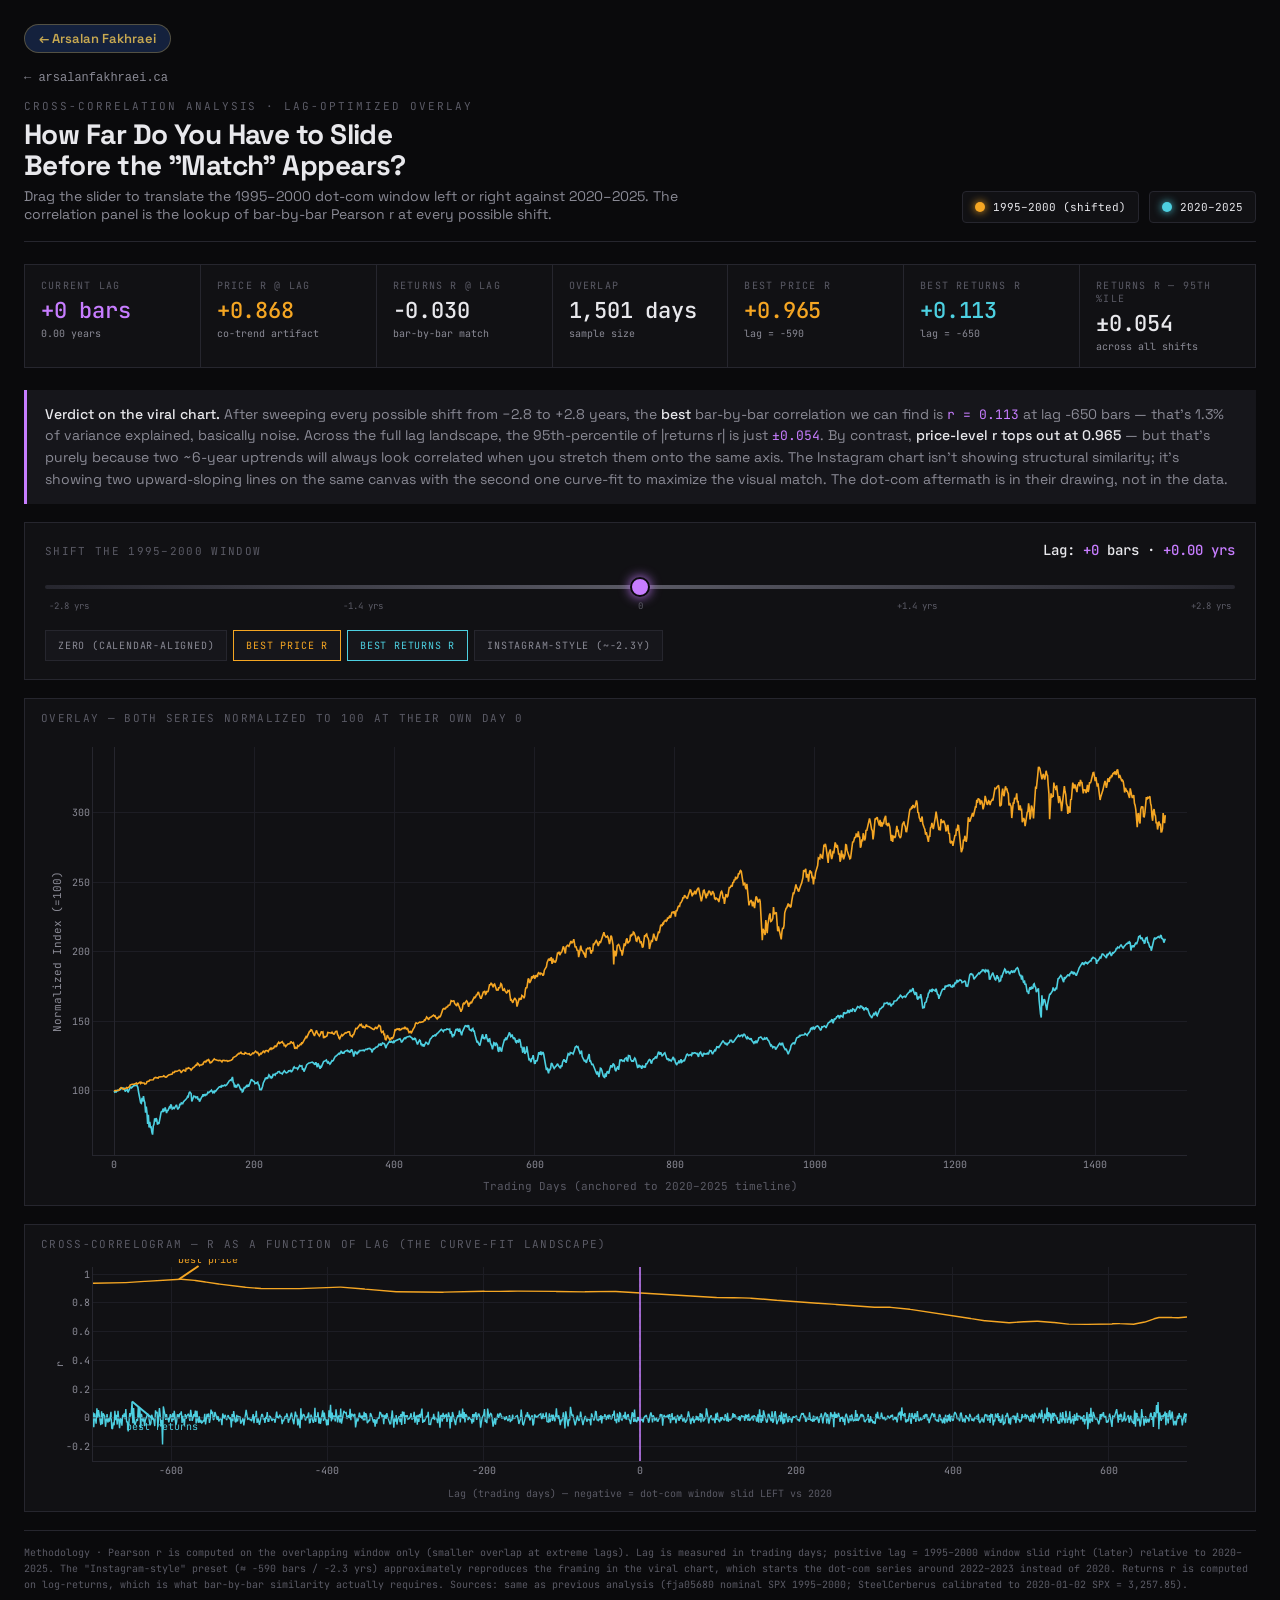
<file: work/sp500-curve-fit-detector.html>
<!DOCTYPE html>
<html lang="en">
<head>
<meta charset="UTF-8">
<meta name="viewport" content="width=device-width, initial-scale=1.0">
<title>Dot-com curve-fit detector | Arsalan Fakhraei</title>
<script src="/assets/js/plotly-2.35.2.min.js"></script>
<link href="https://fonts.googleapis.com/css2?family=JetBrains+Mono:wght@400;500;700&family=Space+Grotesk:wght@400;500;700&display=swap" rel="stylesheet">
<style>
  :root {
    --bg: #0a0a0c;
    --panel: #111114;
    --panel-2: #16161b;
    --border: #26262e;
    --text: #e8e8ec;
    --text-dim: #8a8a95;
    --text-faint: #5a5a65;
    --amber: #f5a623;
    --cyan: #4dd0e1;
    --magenta: #c77dff;
    --green: #4caf50;
    --red: #ef5350;
  }
  * { box-sizing: border-box; margin: 0; padding: 0; }
  html, body { background: var(--bg); color: var(--text); font-family: 'Space Grotesk', sans-serif; min-height: 100vh; }
  body { padding: 24px; max-width: 1400px; margin: 0 auto; }

  .header {
    border-bottom: 1px solid var(--border);
    padding-bottom: 18px;
    margin-bottom: 22px;
    display: flex;
    justify-content: space-between;
    align-items: flex-end;
    flex-wrap: wrap;
    gap: 16px;
  }
  .title-block .eyebrow {
    font-family: 'JetBrains Mono', monospace;
    font-size: 11px;
    letter-spacing: 0.18em;
    color: var(--text-faint);
    text-transform: uppercase;
    margin-bottom: 6px;
  }
  .title-block h1 {
    font-size: 28px;
    font-weight: 700;
    letter-spacing: -0.02em;
    line-height: 1.1;
  }
  .title-block .subtitle {
    margin-top: 6px;
    color: var(--text-dim);
    font-size: 14px;
    max-width: 720px;
  }
  .legend-pills { display: flex; gap: 10px; flex-wrap: wrap; }
  .pill {
    font-family: 'JetBrains Mono', monospace;
    font-size: 11px;
    padding: 8px 12px;
    border: 1px solid var(--border);
    border-radius: 4px;
    display: flex;
    align-items: center;
    gap: 8px;
    background: var(--panel);
  }
  .pill .dot { width: 10px; height: 10px; border-radius: 50%; }
  .pill.amber .dot { background: var(--amber); box-shadow: 0 0 8px var(--amber); }
  .pill.cyan .dot { background: var(--cyan); box-shadow: 0 0 8px var(--cyan); }

  .stats-grid {
    display: grid;
    grid-template-columns: repeat(auto-fit, minmax(170px, 1fr));
    gap: 1px;
    background: var(--border);
    border: 1px solid var(--border);
    margin-bottom: 22px;
  }
  .stat { background: var(--panel); padding: 14px 16px; }
  .stat .label {
    font-family: 'JetBrains Mono', monospace;
    font-size: 10px; letter-spacing: 0.12em;
    color: var(--text-faint); text-transform: uppercase;
    margin-bottom: 4px;
  }
  .stat .value {
    font-family: 'JetBrains Mono', monospace;
    font-size: 22px; font-weight: 500; letter-spacing: -0.01em;
    transition: color 0.2s;
  }
  .stat .value.pos { color: var(--green); }
  .stat .value.neg { color: var(--red); }
  .stat .value.amber { color: var(--amber); }
  .stat .value.cyan { color: var(--cyan); }
  .stat .value.magenta { color: var(--magenta); }
  .stat .sub {
    font-family: 'JetBrains Mono', monospace;
    font-size: 10px; color: var(--text-dim); margin-top: 2px;
  }

  .control-panel {
    background: var(--panel);
    border: 1px solid var(--border);
    padding: 18px 20px;
    margin-bottom: 18px;
  }
  .ctrl-header {
    display: flex; justify-content: space-between; align-items: baseline;
    margin-bottom: 14px; flex-wrap: wrap; gap: 8px;
  }
  .ctrl-label {
    font-family: 'JetBrains Mono', monospace;
    font-size: 11px; color: var(--text-faint);
    letter-spacing: 0.12em; text-transform: uppercase;
  }
  .ctrl-readout {
    font-family: 'JetBrains Mono', monospace;
    font-size: 14px; color: var(--text); font-weight: 500;
  }
  .ctrl-readout .num { color: var(--magenta); }

  .slider-wrap {
    position: relative;
    margin: 14px 0 18px;
  }
  input[type=range] {
    width: 100%;
    -webkit-appearance: none;
    appearance: none;
    background: transparent;
    cursor: pointer;
  }
  input[type=range]::-webkit-slider-runnable-track {
    height: 4px;
    background: linear-gradient(to right, var(--border), var(--text-faint), var(--border));
    border-radius: 2px;
  }
  input[type=range]::-moz-range-track {
    height: 4px;
    background: linear-gradient(to right, var(--border), var(--text-faint), var(--border));
    border-radius: 2px;
  }
  input[type=range]::-webkit-slider-thumb {
    -webkit-appearance: none;
    appearance: none;
    margin-top: -8px;
    height: 20px; width: 20px;
    border-radius: 50%;
    background: var(--magenta);
    box-shadow: 0 0 12px var(--magenta);
    border: 2px solid var(--bg);
  }
  input[type=range]::-moz-range-thumb {
    height: 20px; width: 20px;
    border-radius: 50%;
    background: var(--magenta);
    box-shadow: 0 0 12px var(--magenta);
    border: 2px solid var(--bg);
  }
  .slider-ticks {
    display: flex; justify-content: space-between;
    font-family: 'JetBrains Mono', monospace;
    font-size: 9px; color: var(--text-faint);
    margin-top: 6px; padding: 0 4px;
  }

  .preset-buttons {
    display: flex; gap: 6px; flex-wrap: wrap;
  }
  .preset-btn {
    background: var(--panel-2);
    border: 1px solid var(--border);
    color: var(--text-dim);
    padding: 8px 12px;
    font-family: 'JetBrains Mono', monospace;
    font-size: 10px;
    cursor: pointer;
    text-transform: uppercase;
    letter-spacing: 0.08em;
    transition: all 0.15s;
  }
  .preset-btn:hover { color: var(--text); border-color: var(--text-dim); }
  .preset-btn.amber { color: var(--amber); border-color: var(--amber); }
  .preset-btn.amber:hover { background: var(--amber); color: #000; }
  .preset-btn.cyan { color: var(--cyan); border-color: var(--cyan); }
  .preset-btn.cyan:hover { background: var(--cyan); color: #000; }

  .chart-wrap {
    background: var(--panel);
    border: 1px solid var(--border);
    padding: 12px;
    margin-bottom: 18px;
  }
  .chart-label {
    font-family: 'JetBrains Mono', monospace;
    font-size: 11px; color: var(--text-faint);
    letter-spacing: 0.12em; text-transform: uppercase;
    margin-bottom: 8px; padding: 0 4px;
  }
  .chart { width: 100%; height: 460px; }
  .chart.small { height: 240px; }

  .footnote {
    font-family: 'JetBrains Mono', monospace;
    font-size: 10px; color: var(--text-faint);
    margin-top: 16px; padding-top: 14px;
    border-top: 1px solid var(--border); line-height: 1.6;
  }
  .takeaway {
    background: var(--panel-2);
    border-left: 3px solid var(--magenta);
    padding: 14px 18px;
    margin-bottom: 18px;
    font-size: 14px;
    line-height: 1.55;
    color: var(--text-dim);
  }
  .takeaway strong { color: var(--text); font-weight: 500; }
  .takeaway .key {
    font-family: 'JetBrains Mono', monospace;
    color: var(--magenta); font-size: 13px;
  }

  @media (max-width: 700px) {
    body { padding: 14px; }
    .title-block h1 { font-size: 22px; }
    .stat .value { font-size: 18px; }
    .chart { height: 380px; }
  }
</style>
</head>
<body>
<a href="/" style="display:inline-flex;align-items:center;gap:8px;margin:0 0 18px;padding:7px 14px;border-radius:999px;background:#14213d;color:#c8a951;font:600 13px/1 'Space Grotesk',sans-serif;text-decoration:none;border:1px solid rgba(200,169,81,.35)">← Arsalan Fakhraei</a>

<div style="font-family:monospace;font-size:12px;margin-bottom:14px"><a href="/" style="color:#8a8a95;text-decoration:none">← arsalanfakhraei.ca</a></div>

<div class="header">
  <div class="title-block">
    <div class="eyebrow">Cross-Correlation Analysis · Lag-Optimized Overlay</div>
    <h1>How Far Do You Have to Slide<br>Before the "Match" Appears?</h1>
    <div class="subtitle">Drag the slider to translate the 1995–2000 dot-com window left or right against 2020–2025. The correlation panel is the lookup of bar-by-bar Pearson r at every possible shift.</div>
  </div>
  <div class="legend-pills">
    <div class="pill amber"><div class="dot"></div>1995–2000 (shifted)</div>
    <div class="pill cyan"><div class="dot"></div>2020–2025</div>
  </div>
</div>

<div class="stats-grid" id="stats"></div>

<div class="takeaway" id="takeaway"></div>

<div class="control-panel">
  <div class="ctrl-header">
    <span class="ctrl-label">Shift the 1995–2000 Window</span>
    <span class="ctrl-readout">Lag: <span class="num" id="lagReadout">0</span> bars · <span class="num" id="lagYears">0.00 yrs</span></span>
  </div>
  <div class="slider-wrap">
    <input type="range" id="lagSlider" min="-700" max="700" value="0" step="1">
    <div class="slider-ticks">
      <span>−2.8 yrs</span><span>−1.4 yrs</span><span>0</span><span>+1.4 yrs</span><span>+2.8 yrs</span>
    </div>
  </div>
  <div class="preset-buttons">
    <button class="preset-btn" data-shift="0">Zero (calendar-aligned)</button>
    <button class="preset-btn amber" id="bestPriceBtn">Best Price r</button>
    <button class="preset-btn cyan" id="bestReturnsBtn">Best Returns r</button>
    <button class="preset-btn" data-shift="-590">Instagram-style (~−2.3y)</button>
  </div>
</div>

<div class="chart-wrap">
  <div class="chart-label">Overlay — both series normalized to 100 at their own day 0</div>
  <div id="mainChart" class="chart"></div>
</div>

<div class="chart-wrap">
  <div class="chart-label">Cross-Correlogram — r as a function of lag (the curve-fit landscape)</div>
  <div id="corrChart" class="chart small"></div>
</div>

<div class="footnote">
  Methodology · Pearson r is computed on the overlapping window only (smaller overlap at extreme lags). Lag is measured in trading days; positive lag = 1995–2000 window slid right (later) relative to 2020–2025. The "Instagram-style" preset (≈ −590 bars / −2.3 yrs) approximately reproduces the framing in the viral chart, which starts the dot-com series around 2022–2023 instead of 2020. Returns r is computed on log-returns, which is what bar-by-bar similarity actually requires. Sources: same as previous analysis (fja05680 nominal SPX 1995–2000; SteelCerberus calibrated to 2020-01-02 SPX = 3,257.85).
</div>

<script>
window.CHART = {"p1_dates":["1995-01-03","1995-01-04","1995-01-05","1995-01-06","1995-01-09","1995-01-10","1995-01-11","1995-01-12","1995-01-13","1995-01-16","1995-01-17","1995-01-18","1995-01-19","1995-01-20","1995-01-23","1995-01-24","1995-01-25","1995-01-26","1995-01-27","1995-01-30","1995-01-31","1995-02-01","1995-02-02","1995-02-03","1995-02-06","1995-02-07","1995-02-08","1995-02-09","1995-02-10","1995-02-13","1995-02-14","1995-02-15","1995-02-16","1995-02-17","1995-02-21","1995-02-22","1995-02-23","1995-02-24","1995-02-27","1995-02-28","1995-03-01","1995-03-02","1995-03-03","1995-03-06","1995-03-07","1995-03-08","1995-03-09","1995-03-10","1995-03-13","1995-03-14","1995-03-15","1995-03-16","1995-03-17","1995-03-20","1995-03-21","1995-03-22","1995-03-23","1995-03-24","1995-03-27","1995-03-28","1995-03-29","1995-03-30","1995-03-31","1995-04-03","1995-04-04","1995-04-05","1995-04-06","1995-04-07","1995-04-10","1995-04-11","1995-04-12","1995-04-13","1995-04-17","1995-04-18","1995-04-19","1995-04-20","1995-04-21","1995-04-24","1995-04-25","1995-04-26","1995-04-27","1995-04-28","1995-05-01","1995-05-02","1995-05-03","1995-05-04","1995-05-05","1995-05-08","1995-05-09","1995-05-10","1995-05-11","1995-05-12","1995-05-15","1995-05-16","1995-05-17","1995-05-18","1995-05-19","1995-05-22","1995-05-23","1995-05-24","1995-05-25","1995-05-26","1995-05-30","1995-05-31","1995-06-01","1995-06-02","1995-06-05","1995-06-06","1995-06-07","1995-06-08","1995-06-09","1995-06-12","1995-06-13","1995-06-14","1995-06-15","1995-06-16","1995-06-19","1995-06-20","1995-06-21","1995-06-22","1995-06-23","1995-06-26","1995-06-27","1995-06-28","1995-06-29","1995-06-30","1995-07-03","1995-07-05","1995-07-06","1995-07-07","1995-07-10","1995-07-11","1995-07-12","1995-07-13","1995-07-14","1995-07-17","1995-07-18","1995-07-19","1995-07-20","1995-07-21","1995-07-24","1995-07-25","1995-07-26","1995-07-27","1995-07-28","1995-07-31","1995-08-01","1995-08-02","1995-08-03","1995-08-04","1995-08-07","1995-08-08","1995-08-09","1995-08-10","1995-08-11","1995-08-14","1995-08-15","1995-08-16","1995-08-17","1995-08-18","1995-08-21","1995-08-22","1995-08-23","1995-08-24","1995-08-25","1995-08-28","1995-08-29","1995-08-30","1995-08-31","1995-09-01","1995-09-05","1995-09-06","1995-09-07","1995-09-08","1995-09-11","1995-09-12","1995-09-13","1995-09-14","1995-09-15","1995-09-18","1995-09-19","1995-09-20","1995-09-21","1995-09-22","1995-09-25","1995-09-26","1995-09-27","1995-09-28","1995-09-29","1995-10-02","1995-10-03","1995-10-04","1995-10-05","1995-10-06","1995-10-09","1995-10-10","1995-10-11","1995-10-12","1995-10-13","1995-10-16","1995-10-17","1995-10-18","1995-10-19","1995-10-20","1995-10-23","1995-10-24","1995-10-25","1995-10-26","1995-10-27","1995-10-30","1995-10-31","1995-11-01","1995-11-02","1995-11-03","1995-11-06","1995-11-07","1995-11-08","1995-11-09","1995-11-10","1995-11-13","1995-11-14","1995-11-15","1995-11-16","1995-11-17","1995-11-20","1995-11-21","1995-11-22","1995-11-24","1995-11-27","1995-11-28","1995-11-29","1995-11-30","1995-12-01","1995-12-04","1995-12-05","1995-12-06","1995-12-07","1995-12-08","1995-12-11","1995-12-12","1995-12-13","1995-12-14","1995-12-15","1995-12-18","1995-12-19","1995-12-20","1995-12-21","1995-12-22","1995-12-26","1995-12-27","1995-12-28","1995-12-29","1996-01-02","1996-01-03","1996-01-04","1996-01-05","1996-01-08","1996-01-09","1996-01-10","1996-01-11","1996-01-12","1996-01-15","1996-01-16","1996-01-17","1996-01-18","1996-01-19","1996-01-22","1996-01-23","1996-01-24","1996-01-25","1996-01-26","1996-01-29","1996-01-30","1996-01-31","1996-02-01","1996-02-02","1996-02-05","1996-02-06","1996-02-07","1996-02-08","1996-02-09","1996-02-12","1996-02-13","1996-02-14","1996-02-15","1996-02-16","1996-02-20","1996-02-21","1996-02-22","1996-02-23","1996-02-26","1996-02-27","1996-02-28","1996-02-29","1996-03-01","1996-03-04","1996-03-05","1996-03-06","1996-03-07","1996-03-08","1996-03-11","1996-03-12","1996-03-13","1996-03-14","1996-03-15","1996-03-18","1996-03-19","1996-03-20","1996-03-21","1996-03-22","1996-03-25","1996-03-26","1996-03-27","1996-03-28","1996-03-29","1996-04-01","1996-04-02","1996-04-03","1996-04-04","1996-04-08","1996-04-09","1996-04-10","1996-04-11","1996-04-12","1996-04-15","1996-04-16","1996-04-17","1996-04-18","1996-04-19","1996-04-22","1996-04-23","1996-04-24","1996-04-25","1996-04-26","1996-04-29","1996-04-30","1996-05-01","1996-05-02","1996-05-03","1996-05-06","1996-05-07","1996-05-08","1996-05-09","1996-05-10","1996-05-13","1996-05-14","1996-05-15","1996-05-16","1996-05-17","1996-05-20","1996-05-21","1996-05-22","1996-05-23","1996-05-24","1996-05-28","1996-05-29","1996-05-30","1996-05-31","1996-06-03","1996-06-04","1996-06-05","1996-06-06","1996-06-07","1996-06-10","1996-06-11","1996-06-12","1996-06-13","1996-06-14","1996-06-17","1996-06-18","1996-06-19","1996-06-20","1996-06-21","1996-06-24","1996-06-25","1996-06-26","1996-06-27","1996-06-28","1996-07-01","1996-07-02","1996-07-03","1996-07-05","1996-07-08","1996-07-09","1996-07-10","1996-07-11","1996-07-12","1996-07-15","1996-07-16","1996-07-17","1996-07-18","1996-07-19","1996-07-22","1996-07-23","1996-07-24","1996-07-25","1996-07-26","1996-07-29","1996-07-30","1996-07-31","1996-08-01","1996-08-02","1996-08-05","1996-08-06","1996-08-07","1996-08-08","1996-08-09","1996-08-12","1996-08-13","1996-08-14","1996-08-15","1996-08-16","1996-08-19","1996-08-20","1996-08-21","1996-08-22","1996-08-23","1996-08-26","1996-08-27","1996-08-28","1996-08-29","1996-08-30","1996-09-03","1996-09-04","1996-09-05","1996-09-06","1996-09-09","1996-09-10","1996-09-11","1996-09-12","1996-09-13","1996-09-16","1996-09-17","1996-09-18","1996-09-19","1996-09-20","1996-09-23","1996-09-24","1996-09-25","1996-09-26","1996-09-27","1996-09-30","1996-10-01","1996-10-02","1996-10-03","1996-10-04","1996-10-07","1996-10-08","1996-10-09","1996-10-10","1996-10-11","1996-10-14","1996-10-15","1996-10-16","1996-10-17","1996-10-18","1996-10-21","1996-10-22","1996-10-23","1996-10-24","1996-10-25","1996-10-28","1996-10-29","1996-10-30","1996-10-31","1996-11-01","1996-11-04","1996-11-05","1996-11-06","1996-11-07","1996-11-08","1996-11-11","1996-11-12","1996-11-13","1996-11-14","1996-11-15","1996-11-18","1996-11-19","1996-11-20","1996-11-21","1996-11-22","1996-11-25","1996-11-26","1996-11-27","1996-11-29","1996-12-02","1996-12-03","1996-12-04","1996-12-05","1996-12-06","1996-12-09","1996-12-10","1996-12-11","1996-12-12","1996-12-13","1996-12-16","1996-12-17","1996-12-18","1996-12-19","1996-12-20","1996-12-23","1996-12-24","1996-12-26","1996-12-27","1996-12-30","1996-12-31","1997-01-02","1997-01-03","1997-01-06","1997-01-07","1997-01-08","1997-01-09","1997-01-10","1997-01-13","1997-01-14","1997-01-15","1997-01-16","1997-01-17","1997-01-20","1997-01-21","1997-01-22","1997-01-23","1997-01-24","1997-01-27","1997-01-28","1997-01-29","1997-01-30","1997-01-31","1997-02-03","1997-02-04","1997-02-05","1997-02-06","1997-02-07","1997-02-10","1997-02-11","1997-02-12","1997-02-13","1997-02-14","1997-02-18","1997-02-19","1997-02-20","1997-02-21","1997-02-24","1997-02-25","1997-02-26","1997-02-27","1997-02-28","1997-03-03","1997-03-04","1997-03-05","1997-03-06","1997-03-07","1997-03-10","1997-03-11","1997-03-12","1997-03-13","1997-03-14","1997-03-17","1997-03-18","1997-03-19","1997-03-20","1997-03-21","1997-03-24","1997-03-25","1997-03-26","1997-03-27","1997-03-31","1997-04-01","1997-04-02","1997-04-03","1997-04-04","1997-04-07","1997-04-08","1997-04-09","1997-04-10","1997-04-11","1997-04-14","1997-04-15","1997-04-16","1997-04-17","1997-04-18","1997-04-21","1997-04-22","1997-04-23","1997-04-24","1997-04-25","1997-04-28","1997-04-29","1997-04-30","1997-05-01","1997-05-02","1997-05-05","1997-05-06","1997-05-07","1997-05-08","1997-05-09","1997-05-12","1997-05-13","1997-05-14","1997-05-15","1997-05-16","1997-05-19","1997-05-20","1997-05-21","1997-05-22","1997-05-23","1997-05-27","1997-05-28","1997-05-29","1997-05-30","1997-06-02","1997-06-03","1997-06-04","1997-06-05","1997-06-06","1997-06-09","1997-06-10","1997-06-11","1997-06-12","1997-06-13","1997-06-16","1997-06-17","1997-06-18","1997-06-19","1997-06-20","1997-06-23","1997-06-24","1997-06-25","1997-06-26","1997-06-27","1997-06-30","1997-07-01","1997-07-02","1997-07-03","1997-07-07","1997-07-08","1997-07-09","1997-07-10","1997-07-11","1997-07-14","1997-07-15","1997-07-16","1997-07-17","1997-07-18","1997-07-21","1997-07-22","1997-07-23","1997-07-24","1997-07-25","1997-07-28","1997-07-29","1997-07-30","1997-07-31","1997-08-01","1997-08-04","1997-08-05","1997-08-06","1997-08-07","1997-08-08","1997-08-11","1997-08-12","1997-08-13","1997-08-14","1997-08-15","1997-08-18","1997-08-19","1997-08-20","1997-08-21","1997-08-22","1997-08-25","1997-08-26","1997-08-27","1997-08-28","1997-08-29","1997-09-02","1997-09-03","1997-09-04","1997-09-05","1997-09-08","1997-09-09","1997-09-10","1997-09-11","1997-09-12","1997-09-15","1997-09-16","1997-09-17","1997-09-18","1997-09-19","1997-09-22","1997-09-23","1997-09-24","1997-09-25","1997-09-26","1997-09-29","1997-09-30","1997-10-01","1997-10-02","1997-10-03","1997-10-06","1997-10-07","1997-10-08","1997-10-09","1997-10-10","1997-10-13","1997-10-14","1997-10-15","1997-10-16","1997-10-17","1997-10-20","1997-10-21","1997-10-22","1997-10-23","1997-10-24","1997-10-27","1997-10-28","1997-10-29","1997-10-30","1997-10-31","1997-11-03","1997-11-04","1997-11-05","1997-11-06","1997-11-07","1997-11-10","1997-11-11","1997-11-12","1997-11-13","1997-11-14","1997-11-17","1997-11-18","1997-11-19","1997-11-20","1997-11-21","1997-11-24","1997-11-25","1997-11-26","1997-11-28","1997-12-01","1997-12-02","1997-12-03","1997-12-04","1997-12-05","1997-12-08","1997-12-09","1997-12-10","1997-12-11","1997-12-12","1997-12-15","1997-12-16","1997-12-17","1997-12-18","1997-12-19","1997-12-22","1997-12-23","1997-12-24","1997-12-26","1997-12-29","1997-12-30","1997-12-31","1998-01-02","1998-01-05","1998-01-06","1998-01-07","1998-01-08","1998-01-09","1998-01-12","1998-01-13","1998-01-14","1998-01-15","1998-01-16","1998-01-20","1998-01-21","1998-01-22","1998-01-23","1998-01-26","1998-01-27","1998-01-28","1998-01-29","1998-01-30","1998-02-02","1998-02-03","1998-02-04","1998-02-05","1998-02-06","1998-02-09","1998-02-10","1998-02-11","1998-02-12","1998-02-13","1998-02-17","1998-02-18","1998-02-19","1998-02-20","1998-02-23","1998-02-24","1998-02-25","1998-02-26","1998-02-27","1998-03-02","1998-03-03","1998-03-04","1998-03-05","1998-03-06","1998-03-09","1998-03-10","1998-03-11","1998-03-12","1998-03-13","1998-03-16","1998-03-17","1998-03-18","1998-03-19","1998-03-20","1998-03-23","1998-03-24","1998-03-25","1998-03-26","1998-03-27","1998-03-30","1998-03-31","1998-04-01","1998-04-02","1998-04-03","1998-04-06","1998-04-07","1998-04-08","1998-04-09","1998-04-13","1998-04-14","1998-04-15","1998-04-16","1998-04-17","1998-04-20","1998-04-21","1998-04-22","1998-04-23","1998-04-24","1998-04-27","1998-04-28","1998-04-29","1998-04-30","1998-05-01","1998-05-04","1998-05-05","1998-05-06","1998-05-07","1998-05-08","1998-05-11","1998-05-12","1998-05-13","1998-05-14","1998-05-15","1998-05-18","1998-05-19","1998-05-20","1998-05-21","1998-05-22","1998-05-26","1998-05-27","1998-05-28","1998-05-29","1998-06-01","1998-06-02","1998-06-03","1998-06-04","1998-06-05","1998-06-08","1998-06-09","1998-06-10","1998-06-11","1998-06-12","1998-06-15","1998-06-16","1998-06-17","1998-06-18","1998-06-19","1998-06-22","1998-06-23","1998-06-24","1998-06-25","1998-06-26","1998-06-29","1998-06-30","1998-07-01","1998-07-02","1998-07-06","1998-07-07","1998-07-08","1998-07-09","1998-07-10","1998-07-13","1998-07-14","1998-07-15","1998-07-16","1998-07-17","1998-07-20","1998-07-21","1998-07-22","1998-07-23","1998-07-24","1998-07-27","1998-07-28","1998-07-29","1998-07-30","1998-07-31","1998-08-03","1998-08-04","1998-08-05","1998-08-06","1998-08-07","1998-08-10","1998-08-11","1998-08-12","1998-08-13","1998-08-14","1998-08-17","1998-08-18","1998-08-19","1998-08-20","1998-08-21","1998-08-24","1998-08-25","1998-08-26","1998-08-27","1998-08-28","1998-08-31","1998-09-01","1998-09-02","1998-09-03","1998-09-04","1998-09-08","1998-09-09","1998-09-10","1998-09-11","1998-09-14","1998-09-15","1998-09-16","1998-09-17","1998-09-18","1998-09-21","1998-09-22","1998-09-23","1998-09-24","1998-09-25","1998-09-28","1998-09-29","1998-09-30","1998-10-01","1998-10-02","1998-10-05","1998-10-06","1998-10-07","1998-10-08","1998-10-09","1998-10-12","1998-10-13","1998-10-14","1998-10-15","1998-10-16","1998-10-19","1998-10-20","1998-10-21","1998-10-22","1998-10-23","1998-10-26","1998-10-27","1998-10-28","1998-10-29","1998-10-30","1998-11-02","1998-11-03","1998-11-04","1998-11-05","1998-11-06","1998-11-09","1998-11-10","1998-11-11","1998-11-12","1998-11-13","1998-11-16","1998-11-17","1998-11-18","1998-11-19","1998-11-20","1998-11-23","1998-11-24","1998-11-25","1998-11-27","1998-11-30","1998-12-01","1998-12-02","1998-12-03","1998-12-04","1998-12-07","1998-12-08","1998-12-09","1998-12-10","1998-12-11","1998-12-14","1998-12-15","1998-12-16","1998-12-17","1998-12-18","1998-12-21","1998-12-22","1998-12-23","1998-12-24","1998-12-28","1998-12-29","1998-12-30","1998-12-31","1999-01-04","1999-01-05","1999-01-06","1999-01-07","1999-01-08","1999-01-11","1999-01-12","1999-01-13","1999-01-14","1999-01-15","1999-01-19","1999-01-20","1999-01-21","1999-01-22","1999-01-25","1999-01-26","1999-01-27","1999-01-28","1999-01-29","1999-02-01","1999-02-02","1999-02-03","1999-02-04","1999-02-05","1999-02-08","1999-02-09","1999-02-10","1999-02-11","1999-02-12","1999-02-16","1999-02-17","1999-02-18","1999-02-19","1999-02-22","1999-02-23","1999-02-24","1999-02-25","1999-02-26","1999-03-01","1999-03-02","1999-03-03","1999-03-04","1999-03-05","1999-03-08","1999-03-09","1999-03-10","1999-03-11","1999-03-12","1999-03-15","1999-03-16","1999-03-17","1999-03-18","1999-03-19","1999-03-22","1999-03-23","1999-03-24","1999-03-25","1999-03-26","1999-03-29","1999-03-30","1999-03-31","1999-04-01","1999-04-05","1999-04-06","1999-04-07","1999-04-08","1999-04-09","1999-04-12","1999-04-13","1999-04-14","1999-04-15","1999-04-16","1999-04-19","1999-04-20","1999-04-21","1999-04-22","1999-04-23","1999-04-26","1999-04-27","1999-04-28","1999-04-29","1999-04-30","1999-05-03","1999-05-04","1999-05-05","1999-05-06","1999-05-07","1999-05-10","1999-05-11","1999-05-12","1999-05-13","1999-05-14","1999-05-17","1999-05-18","1999-05-19","1999-05-20","1999-05-21","1999-05-24","1999-05-25","1999-05-26","1999-05-27","1999-05-28","1999-06-01","1999-06-02","1999-06-03","1999-06-04","1999-06-07","1999-06-08","1999-06-09","1999-06-10","1999-06-11","1999-06-14","1999-06-15","1999-06-16","1999-06-17","1999-06-18","1999-06-21","1999-06-22","1999-06-23","1999-06-24","1999-06-25","1999-06-28","1999-06-29","1999-06-30","1999-07-01","1999-07-02","1999-07-06","1999-07-07","1999-07-08","1999-07-09","1999-07-12","1999-07-13","1999-07-14","1999-07-15","1999-07-16","1999-07-19","1999-07-20","1999-07-21","1999-07-22","1999-07-23","1999-07-26","1999-07-27","1999-07-28","1999-07-29","1999-07-30","1999-08-02","1999-08-03","1999-08-04","1999-08-05","1999-08-06","1999-08-09","1999-08-10","1999-08-11","1999-08-12","1999-08-13","1999-08-16","1999-08-17","1999-08-18","1999-08-19","1999-08-20","1999-08-23","1999-08-24","1999-08-25","1999-08-26","1999-08-27","1999-08-30","1999-08-31","1999-09-01","1999-09-02","1999-09-03","1999-09-07","1999-09-08","1999-09-09","1999-09-10","1999-09-13","1999-09-14","1999-09-15","1999-09-16","1999-09-17","1999-09-20","1999-09-21","1999-09-22","1999-09-23","1999-09-24","1999-09-27","1999-09-28","1999-09-29","1999-09-30","1999-10-01","1999-10-04","1999-10-05","1999-10-06","1999-10-07","1999-10-08","1999-10-11","1999-10-12","1999-10-13","1999-10-14","1999-10-15","1999-10-18","1999-10-19","1999-10-20","1999-10-21","1999-10-22","1999-10-25","1999-10-26","1999-10-27","1999-10-28","1999-10-29","1999-11-01","1999-11-02","1999-11-03","1999-11-04","1999-11-05","1999-11-08","1999-11-09","1999-11-10","1999-11-11","1999-11-12","1999-11-15","1999-11-16","1999-11-17","1999-11-18","1999-11-19","1999-11-22","1999-11-23","1999-11-24","1999-11-26","1999-11-29","1999-11-30","1999-12-01","1999-12-02","1999-12-03","1999-12-06","1999-12-07","1999-12-08","1999-12-09","1999-12-10","1999-12-13","1999-12-14","1999-12-15","1999-12-16","1999-12-17","1999-12-20","1999-12-21","1999-12-22","1999-12-23","1999-12-27","1999-12-28","1999-12-29","1999-12-30","1999-12-31","2000-01-03","2000-01-04","2000-01-05","2000-01-06","2000-01-07","2000-01-10","2000-01-11","2000-01-12","2000-01-13","2000-01-14","2000-01-18","2000-01-19","2000-01-20","2000-01-21","2000-01-24","2000-01-25","2000-01-26","2000-01-27","2000-01-28","2000-01-31","2000-02-01","2000-02-02","2000-02-03","2000-02-04","2000-02-07","2000-02-08","2000-02-09","2000-02-10","2000-02-11","2000-02-14","2000-02-15","2000-02-16","2000-02-17","2000-02-18","2000-02-22","2000-02-23","2000-02-24","2000-02-25","2000-02-28","2000-02-29","2000-03-01","2000-03-02","2000-03-03","2000-03-06","2000-03-07","2000-03-08","2000-03-09","2000-03-10","2000-03-13","2000-03-14","2000-03-15","2000-03-16","2000-03-17","2000-03-20","2000-03-21","2000-03-22","2000-03-23","2000-03-24","2000-03-27","2000-03-28","2000-03-29","2000-03-30","2000-03-31","2000-04-03","2000-04-04","2000-04-05","2000-04-06","2000-04-07","2000-04-10","2000-04-11","2000-04-12","2000-04-13","2000-04-14","2000-04-17","2000-04-18","2000-04-19","2000-04-20","2000-04-24","2000-04-25","2000-04-26","2000-04-27","2000-04-28","2000-05-01","2000-05-02","2000-05-03","2000-05-04","2000-05-05","2000-05-08","2000-05-09","2000-05-10","2000-05-11","2000-05-12","2000-05-15","2000-05-16","2000-05-17","2000-05-18","2000-05-19","2000-05-22","2000-05-23","2000-05-24","2000-05-25","2000-05-26","2000-05-30","2000-05-31","2000-06-01","2000-06-02","2000-06-05","2000-06-06","2000-06-07","2000-06-08","2000-06-09","2000-06-12","2000-06-13","2000-06-14","2000-06-15","2000-06-16","2000-06-19","2000-06-20","2000-06-21","2000-06-22","2000-06-23","2000-06-26","2000-06-27","2000-06-28","2000-06-29","2000-06-30","2000-07-03","2000-07-05","2000-07-06","2000-07-07","2000-07-10","2000-07-11","2000-07-12","2000-07-13","2000-07-14","2000-07-17","2000-07-18","2000-07-19","2000-07-20","2000-07-21","2000-07-24","2000-07-25","2000-07-26","2000-07-27","2000-07-28","2000-07-31","2000-08-01","2000-08-02","2000-08-03","2000-08-04","2000-08-07","2000-08-08","2000-08-09","2000-08-10","2000-08-11","2000-08-14","2000-08-15","2000-08-16","2000-08-17","2000-08-18","2000-08-21","2000-08-22","2000-08-23","2000-08-24","2000-08-25","2000-08-28","2000-08-29","2000-08-30","2000-08-31","2000-09-01","2000-09-05","2000-09-06","2000-09-07","2000-09-08","2000-09-11","2000-09-12","2000-09-13","2000-09-14","2000-09-15","2000-09-18","2000-09-19","2000-09-20","2000-09-21","2000-09-22","2000-09-25","2000-09-26","2000-09-27","2000-09-28","2000-09-29","2000-10-02","2000-10-03","2000-10-04","2000-10-05","2000-10-06","2000-10-09","2000-10-10","2000-10-11","2000-10-12","2000-10-13","2000-10-16","2000-10-17","2000-10-18","2000-10-19","2000-10-20","2000-10-23","2000-10-24","2000-10-25","2000-10-26","2000-10-27","2000-10-30","2000-10-31","2000-11-01","2000-11-02","2000-11-03","2000-11-06","2000-11-07","2000-11-08","2000-11-09","2000-11-10","2000-11-13","2000-11-14","2000-11-15","2000-11-16","2000-11-17","2000-11-20","2000-11-21","2000-11-22","2000-11-24","2000-11-27","2000-11-28","2000-11-29","2000-11-30","2000-12-01","2000-12-04","2000-12-05","2000-12-06","2000-12-07","2000-12-08"],"p1_norm":[100.0,100.34850169993372,100.26791205279193,100.34196758387135,100.37463816418327,100.55978031544028,100.55542645377102,100.55107259210179,101.49419879506381,102.23694100736793,102.3828718151336,102.30881628405417,101.7076576649635,101.23500111272739,101.46152821475187,101.47023593809035,101.81438377635483,102.00606004367422,102.45693399333003,102.04744499444168,102.4634681093924,102.4591076006061,102.97968321967205,104.25606263604988,104.79842085769613,104.72653893389283,104.80930883542776,104.59149610385883,104.86811587998923,104.9095008307567,105.10553095974532,105.53898281560711,105.68709387776589,104.97920250016683,105.14256204884356,105.65442329745397,106.05519792588677,106.31656921549929,105.37997712859965,106.159750430002,105.78075175703245,105.66749152957875,105.73065908292651,105.77639789536322,105.01187308047876,105.234046320834,105.23840018250326,106.6345805895142,106.7391264465124,107.35772045363117,107.1377274676691,107.90660614422276,107.93056235407916,108.06561183123023,107.83255061314338,107.96323958150815,108.02422688046278,109.11764439997671,109.6033691843376,109.7558341081656,109.58594044342651,109.38991031443788,109.06101096269131,109.3093206672961,110.04770237081394,110.11958429461725,110.23066426767781,110.30472644587425,110.43323515984589,110.1108699241617,110.46808599455096,110.91677968981361,110.2415588925265,110.07601908945664,109.97800734852083,110.05859699566263,110.75559374841299,111.71397508500998,111.54189451876069,111.66386911666993,111.85772563838248,112.11039585177353,112.0123774637207,112.14305978496841,113.36716627284713,113.3802345049719,113.28875688009849,114.12516361878625,114.03803320846502,114.21228073487335,114.21446098926651,114.47147841720975,114.9484888311151,115.04650721916794,114.80255802334946,113.17114279097555,113.0861926350475,114.05764220376923,115.13363762948916,115.13798484404134,115.13363762948916,114.05764220376923,114.04239371725131,116.18131633656641,116.20091203763651,115.98745981485385,116.66049371063079,116.64960573289915,116.12250264488789,115.95260233303173,114.9920540362757,115.63242399885776,116.75851209868364,116.84998972355704,116.99157331677048,117.5818506052466,118.75585112478527,118.70357819628619,118.48576546471723,120.03006358100403,119.73384145668646,118.51844269214622,118.1481583896322,118.64912501339393,118.46180925486082,118.65348552218022,119.16317316351457,119.20019760549575,120.6660730347998,121.18446839947259,121.36307643466722,120.83815360104909,122.16898620031911,122.1929424101755,121.95117346875017,122.56757392724171,121.63970285791467,120.0104545856998,120.56805464674693,120.585483387658,121.24110183675798,122.21471836563877,122.32580498581638,123.11210575616407,122.61331938679547,122.42382337386924,121.89672028585794,121.71375174187702,121.7028637641454,121.74424871491286,121.98167044178601,122.06007983453463,121.91196877237587,121.41970987195259,120.91002223061827,121.91849624132118,121.66365906777108,121.96858891542715,121.76602467037611,121.80306240659138,121.56346042532509,121.8705838216084,121.35218845693558,121.42189012634574,121.99690563406982,121.76820492476925,121.97512967860658,122.17551366926445,122.3846186774949,122.81153641729432,123.97246870470822,124.19028143627715,124.2164179005267,124.73699351959264,125.00489892526751,125.57122000388723,126.06347890431049,127.11768508033308,127.06105164304769,126.93472983058626,127.24620044142173,127.80598075686203,126.9848225046922,126.70819608144473,126.72562482235578,126.63849441203459,126.5579047648928,127.60994398075634,127.29193260674141,126.70601582705159,126.8410719513197,126.65156264415936,126.90423285755041,126.87373588451459,125.97634849398929,125.79121298984933,126.21377022086241,127.00659846015544,127.31154160204561,126.99136326787163,127.80816101125517,127.95191156462766,128.65109521888826,127.95627207341396,127.43351619995484,127.75587478852198,126.86937537572828,125.61695216920687,126.26604314936152,127.03927568758444,126.65810340733879,127.25054765597395,128.4485176796031,128.63366647797716,128.1740848049829,127.70796236880916,128.88197618258195,129.21958325766698,129.10195587430994,129.01047824943652,128.35485980033656,129.37205482861208,130.1082629248538,130.7028874278821,130.00152351922839,130.73991186986328,130.33914388854754,130.68109817818475,130.97515334234328,132.09253371883068,132.35173140116706,131.85729224635068,132.20796755356048,133.6673155139192,134.53856644019496,135.0830982691173,134.20966708844838,134.49500123503435,134.93934771574482,134.77816842146126,135.41199762086387,134.37302663712512,134.24670482466368,132.1709431115793,133.28614323367356,131.98144709865304,132.9724923684449,133.29050374245986,133.80235834395322,133.85246431229325,133.7631536475789,134.15739415994932,135.2028926126334,135.3314079737221,134.54292694898123,134.32729447180546,134.7084667520511,132.7459719135375,130.3565593352245,131.27355572105398,131.0818794537346,130.64843424498986,132.5259789275754,132.0751049779196,132.4824137224148,133.2643672782103,133.6063348620816,133.47345899220667,135.0351858494045,134.3969961412156,135.39674913434595,135.96305691873155,137.25469811586137,138.53325778663233,139.0647213834299,138.494053090258,139.7116188149573,140.77890651733873,141.56302703329328,142.90040039574276,142.96574155636662,144.07223395512239,143.86748945567822,142.79367428435143,141.8657899207903,141.13828954788704,139.54173179733525,141.16442601213657,143.50809313089584,143.55601884484273,141.67847416225717,140.97711025360346,140.43475867907426,139.49380608338834,140.35198877753933,141.75470330061268,142.8394064496711,142.01390098294908,142.37329730773146,137.98436544892368,139.40450871290807,138.76631900471918,139.08431708450001,139.58964421704806,139.7116188149573,142.15548457616254,141.94637956793207,141.5739150110249,141.40184773900972,141.71331834984522,141.5869832431497,142.22517295133858,141.34085379293805,141.34739455611748,140.59811822775097,142.39071275440844,142.72397261494126,142.8590154449753,142.854654936189,140.32367205889665,139.87715861802715,137.98436544892368,137.47903831637564,138.68354910318425,139.942499778651,140.4892118619665,139.75082351133162,140.18644897446947,140.50446034848443,141.1186938468169,141.9224233580757,141.61529996179237,142.20339699587535,142.331912356964,142.48437063367498,142.48655088806814,142.5758615527825,140.13635630036353,139.7551840201179,139.57657598492327,139.02115617826928,140.43911918786057,140.5850499956262,142.0335099782533,144.08530218724715,144.97614881459302,144.93694411821872,144.8127892659163,145.69710842431684,146.62064557332582,146.53569541739776,147.76850962861494,147.24140654060363,147.78811862391913,146.42024828843384,145.48365620153422,146.304814453704,145.7428538838706,145.42920301864197,146.49213021223713,147.77287013740124,146.59450910907628,146.65548976091384,146.4049998019159,146.1458021195795,145.72542514295955,145.48147594714106,145.03060199748526,144.88031068093332,144.20509653076326,144.1833205753,144.21380425410172,145.24624776889516,145.68404019219207,145.6034505450503,144.71260391770443,145.61869903156824,146.07175323561717,147.2152700763541,146.7208309215377,146.4572860246491,143.19880277445347,142.13151507207203,142.61288599476367,142.8982201413496,140.63514266973215,140.7484095443029,137.17845568327178,136.86698507243628,138.10852030122606,140.17556099673786,139.1235217808743,138.04317914060223,136.5402659750829,136.49235355537007,137.4768580619825,138.50712132238277,137.4202246246971,138.3677179835625,139.38926022639018,141.58263602859748,144.29875441002983,143.80649550960655,144.27479820017342,144.6624979493644,144.32054365972718,144.21380425410172,145.0131865508083,143.7999680406612,144.20291627637013,144.25302224471014,144.89121195289906,145.18961433160976,144.99575780989724,144.86071497986322,146.0826412133488,145.28763271966264,144.6015172975268,145.15040963523546,144.80408154257785,143.190095051115,142.01172072855596,142.6063452315842,142.80020175329676,141.45630092190197,142.81545023981468,144.57538083327728,144.58626881100892,145.34208590255486,146.18502011018793,148.23027155600238,148.97954788436886,148.75302742946147,148.4328358010534,148.76609566158623,149.64388735104143,149.52407971329123,149.334583700365,149.38250941431187,149.38903688325723,149.46091880706052,149.7092285116653,150.09040079191095,151.16421596323772,150.89631055756283,152.78692347227314,153.1964124711615,152.60831543707852,151.758840466266,151.29489828448544,152.61266265163073,153.23996438208798,153.02869241369848,153.42946039501425,153.99142096484766,154.82564744914225,154.61436218651863,153.89994333997424,154.0524149109193,152.9676984676268,152.6692960889161,151.87210734083678,152.79563119561163,152.66494887436392,153.61678944778146,153.29007035042804,153.93478752756226,155.5487873132592,157.82493301700146,158.49143944383306,159.18190208052104,159.4106027898216,158.90745591166672,159.24942349553805,160.28403397049053,160.663025996343,160.5323436750953,161.65189101174172,162.04178430955994,161.7804063728304,163.08292225345778,164.89077856086723,164.6577173427804,164.44861233454992,164.8885983064741,164.7883996640281,162.98491715963902,162.2922609743238,162.13544218882652,161.0942909506946,163.30727574820614,162.82372457112135,161.34042040090623,158.85082247438135,158.70707192100886,157.03861895241965,158.14075084238914,159.33872086601832,162.43602482193037,163.11341922649362,162.68868174108735,163.58390217145362,164.62722036974455,164.83849233813405,164.198122375552,161.3426006552994,160.53016342070214,162.9304639767468,162.84769407521188,164.063079545518,163.01322058404762,164.41593510712096,165.42876962661018,165.4309498810033,167.46749360347926,167.10593031853782,167.6613501251918,169.05970413947884,169.17515126844276,170.4863748724086,171.25089968729304,169.36246702697585,167.82907018265482,166.63110015902564,166.63110015902564,168.26033513700636,170.80220599203037,171.2356512007751,171.3598060530775,171.91087864517928,169.51929910670725,169.92660785120242,171.97621980580317,171.0766521608847,171.9827605689826,174.85353077575311,176.8247333376052,176.09723296470193,177.798349866486,176.97066414537085,174.86005824469845,174.6357180441842,176.48930651691333,176.87047879715897,175.48735997515575,173.17637008382547,172.25066597465747,173.22864301232454,172.27898269330015,174.68363046389698,173.9365343899236,175.3327081498175,177.22333435876192,176.72018748060702,175.17806961871338,171.97621980580317,172.76252057615082,173.31577342264578,171.9979957612664,171.15071433908113,170.47113968012476,170.78695750551245,172.26591446117538,171.86949369441183,172.18096430524733,168.56091777011025,164.91037426193736,165.459266599646,163.38350488656164,163.4292503461154,165.0802745737935,166.0016181741752,166.87068884605782,165.66835831364236,165.1761127074532,160.66956675952247,161.99385859561306,164.38761838847827,166.30656131606537,165.92320878142658,166.91861456000473,165.61826563953642,168.71991681000068,168.50864484161116,167.97282073602727,166.70732929738114,168.36053377945237,172.9541968434702,174.54206016491761,173.93000692097826,177.07521000236903,180.84772810845118,180.29666881058347,177.65241905872037,178.66307332381643,179.64759112466297,182.45300687657553,181.46632211556997,182.10015131497258,183.3721835167982,180.73011401932823,181.4968190886058,183.3242578028513,182.82111092469643,182.01738141343768,184.49392440207188,185.07766092736856,184.53312909844618,183.8513741850967,184.76619031653306,184.34798030007212,184.15630403275273,182.98665072776626,183.70979059188323,186.88550394054394,187.95277834869128,188.4668264988119,189.40341858571153,192.4288406178203,194.56558298274223,194.70280606716938,194.81605964750602,193.6485865969127,195.59365269451524,195.7483045198535,191.3746211475636,195.23426966396696,193.6333381103948,192.4767530375331,193.26523406227392,192.79476441154802,194.07768459110525,196.9092501015015,199.7168461078072,198.68877639603417,200.1154471289639,197.6737616221518,199.03292423429863,199.6645731793081,200.03485748182212,201.64231650433965,204.00123210961684,202.91651566632427,199.36399054620423,198.84995569031773,203.43273077660396,203.99469134643735,204.80930883542774,204.48040948368117,203.97073513658097,205.2427540441725,207.42088135986188,207.86086733178607,206.29915376882235,206.98743615111715,207.43831010077298,209.16992397559287,207.18129267282967,203.3368926429443,204.09052948009708,201.81003656180266,200.82769901534925,201.42668402716387,196.20788619284775,198.75193730226488,201.69676968723186,204.6023840815905,201.4876646790014,201.15876532725486,200.42255723101312,198.8673844312288,199.01549549338756,196.83082741451875,195.91601128308236,202.03873727110323,202.09971792294073,202.75533637204077,202.3589156052772,202.82721829584403,203.35432138385534,200.17644107503557,198.77372655196223,201.23935497439663,200.33762036931915,205.9724346714689,205.39740586951072,206.33181770201722,207.03318161067094,208.10481652760453,207.34247196711326,205.71976445807786,204.28873321636178,205.8809437523614,207.64959536339654,206.32965074185816,208.10045601881825,209.20042094862868,210.19582672720682,211.86426640156193,214.13605159651786,212.11475636055982,211.41339245190616,210.620550918379,210.8645001141975,211.33934356794379,210.34610474952467,208.06561183123026,205.65006278866767,208.14402122397885,211.77496903108164,210.94945027012554,207.0723863070452,205.10118374519317,191.0195853315675,200.790661279134,200.2047444994442,196.83300766891188,199.2158794840455,204.52397468884183,204.90950747787372,205.34513294101166,204.31488297484543,202.02348878458528,200.6338424936367,201.21105154998804,197.32962707812146,199.66021267052182,202.20644403433212,206.09440926937813,204.35843488577197,205.74373396216833,208.87804906582747,209.77326949619373,206.19677487198317,207.1007030256879,207.27931106088255,208.09828905865916,212.31732060561086,211.64427341559983,212.7529460687487,211.95356377204223,214.2819824042835,213.97269204784118,212.53731359157294,211.23260416231835,207.99809041621322,207.66048334112824,209.83861065681762,210.85143188207272,210.30690005315034,208.07649980896184,206.2207443760737,207.72800475614522,204.55447166187764,203.15393739319742,203.97291539097412,207.65176232355566,211.46131816585302,211.37200750113868,212.3761210030553,212.8182872293726,210.53343380229185,209.97147323245846,208.23985935763858,202.0626934809596,204.57190040278869,207.38385691788073,208.65152861092002,207.08109403038372,209.42912165792924,213.15153379567136,211.45477740267356,209.762368224228,208.57529947256458,208.43589613374425,211.06489739908943,212.90323738530068,214.65226670679752,213.5174708836332,218.0893579921878,219.11960795835395,219.31564473445962,218.5837838527701,220.52668299021357,220.15203817891327,221.95335372314332,222.17116645471228,223.0707340996307,222.18859519562332,222.77015146652684,224.80015442582334,223.97248199894233,225.2640966076039,226.12011234159587,224.46910140815186,227.1569030709415,228.41368678624917,228.55960429978072,228.2023882293915,229.14335411931148,228.12179858224968,225.44707844581896,229.94270982754986,229.2065283197763,231.80719957224474,232.72636291823326,233.04220733208916,232.75685989126913,235.07875105456512,235.33575518827425,236.44008062687098,237.35924397285956,239.41104947608753,238.62474870573985,240.82465197689248,240.01439499668842,239.76826554647678,238.60076590741522,238.19999792609948,239.97517700607997,241.36918380581483,243.9524396116063,244.538343097062,244.250841990317,241.674126947705,239.95340105061675,241.91807614352348,241.70459733227264,243.02455524804515,243.80213500082024,241.37354431460113,244.5427036058483,244.74528114513342,245.40307984862656,246.24601405625958,243.85876843810564,241.31473062292258,236.66225386722624,236.35076996215662,238.4221711664547,242.1533043217694,244.16807208878208,244.40112001263486,242.9701020651529,240.66565293700205,238.5354380410255,241.3670035514217,241.0402844540683,243.03327626561773,243.70194965260836,243.37741080964813,241.4955056182763,240.86166312463953,241.66758618452556,243.7455281520031,242.7827863066198,241.87449764412875,238.291488845207,237.90159554738875,239.07124885237522,237.59447215110546,237.62932963292758,238.11722802456455,235.83237459748383,238.46790333177435,242.61288599476364,243.01801448486572,243.60394455878964,242.2687514507333,238.4134501488821,239.34133451244327,234.58649215414184,236.8909412822927,241.1426500566733,240.98147076238976,239.73558831904776,240.29317508586084,243.83917273703554,246.75568840335984,245.97156788740526,246.82537677853585,247.9776146368454,246.96478011735618,250.1710037332868,249.70488129711313,252.08119905483315,251.49965607816372,254.05241491091934,252.34913104897623,253.60588817581572,253.7932039343488,256.4919068691042,255.88858793697148,257.8880939232322,258.4892591894399,257.9120501330886,253.76706747009928,253.5514349929235,248.25206080569973,248.48077480923442,249.89001680125304,246.18065960140166,245.0850551803775,248.94905091133305,244.09620345921292,242.3035823440872,233.52138470615355,235.54923399952514,237.33528776300315,237.29606977239476,235.9216852621982,232.8374495384109,236.15691344044407,234.1290907355407,231.4804804748913,236.0371323911621,239.85536936832978,239.17146078905535,237.76437246296157,235.50783575452354,237.01074892004291,238.0366383774228,236.15037267726464,227.08936836169036,223.72417229433754,208.50777805754754,216.56248861681203,215.73915011024906,213.94873583798474,212.12564433829152,222.92262303747194,219.16317316351456,213.49786188832897,219.78611438518553,224.28611956993683,226.019926993384,227.7188503465408,221.9228567501075,222.18859519562332,223.0162809167385,224.26652386886673,232.20796755356048,227.11768508033305,227.5598513066504,228.41802070656726,228.48991592460467,221.5177282600054,214.84830348290322,218.37903935332594,215.32095338802228,214.45624322492597,211.4264606840309,208.97824770827347,214.41267801976537,217.31394519957172,216.68010270593498,219.01724235574892,228.1566560640718,230.10173545590845,231.40207108214267,231.73751119706867,233.04220733208916,234.90667048831583,233.20556688076584,233.56493661708004,232.04460800488377,232.64359301669833,236.52939129158534,239.30432336469622,242.1206270943404,241.95508729127053,243.66057799607498,246.96696037174934,248.52650697455405,246.17193858382907,245.74939464705005,244.16153132560265,243.44709918482414,245.19614180055513,247.4069463436735,248.15838963219906,249.2823107718659,251.0531293430601,253.43601445242777,258.8072572692207,257.6702811916632,258.51539565368944,259.70464465974607,253.45342989910472,255.99095353957654,255.11316185012132,250.5151382773172,256.3089516193574,258.6961706490431,257.31960588445344,257.77918755744776,253.75619278660176,254.0698303575963,248.56787863108738,253.27916907846227,253.08531255674978,257.01466274256325,258.7680658670805,261.99385859561306,262.1528576355035,267.59166175001576,267.09722259519936,266.9273222833432,270.4820409520905,268.3300501006506,267.7419397723336,267.49581032212194,271.1289383836179,277.1318434396544,276.56335540087565,277.730828451469,275.289156238891,269.98106103409464,268.86804116639354,264.030402318089,270.7978587774782,272.70153992431324,273.707833680623,269.0335809694634,266.86196782848526,268.776550247286,272.7690746335644,270.7782630764081,275.61369508185123,278.721887015495,277.275607287261,274.8774869856095,277.0730297479759,271.93701510942884,269.9571048242383,270.9089453976558,264.89077856086726,266.5047783465642,273.14588640502376,267.9379765484393,270.4950958899812,266.6093242035624,269.49534289685084,269.91788683362984,277.0882915287279,276.8791998147316,273.0086633205966,271.181211312117,269.7240303119173,269.2513937010323,266.9295025377363,267.40867991180073,271.53406687371995,277.81359835300395,279.39492091127187,278.76543892642144,280.29012804740404,282.6512372013085,281.9781767170634,284.73787359789037,284.546197330571,282.6817075858761,286.7613623824756,283.0019125085183,282.50529309930874,274.9101642130385,276.3150456962709,280.97624346953984,279.4101826920239,285.3717160915271,283.3199105882991,280.18776244479903,281.78868070413705,287.75675486681973,287.05322399800696,289.0135385821274,292.7359507198695,293.68779129328703,295.9269125550481,294.00796962746097,289.3511323629783,288.13356663827904,287.29499293943223,280.8651568493622,284.50046516525134,291.0239458403538,295.9682842115815,295.539199511623,296.2340359513314,296.8352012175391,294.24540464856824,292.48546076087155,290.81921463514374,295.0556616287723,290.1265584498285,293.46128413261374,290.13745972179424,292.9581239602247,291.93441475723796,295.269113851555,297.0965658600346,297.87199194688475,291.38988292831567,291.75797368220236,290.4140595565735,292.7904039027617,291.6142098345958,289.75410718715545,284.6050110222495,279.75867774484055,284.193341768968,279.1074198045269,283.55731902093817,281.90630808749415,282.0261157252443,283.0563656914105,289.2008543406605,290.67545078753716,286.93123610586355,287.21658354668364,283.7707712437208,281.77126525746013,281.8496746502088,283.40922125301347,289.780243651405,291.8472843469168,292.4876410152647,293.8293748865005,290.97167291185474,290.35745270775635,286.59364232501264,286.49127672240763,289.98497485661505,294.3630054434571,298.9937062436902,300.790661279134,303.0254220321088,302.3502078819387,304.03607629720483,303.72243872621027,305.65225633729494,304.7417874204108,303.53512296767724,304.53923646959385,307.0331816106709,309.0283536766135,306.6040969107125,299.94990732589406,300.4269310340335,296.4365869021483,295.5587952126931,293.55928922643244,296.84389564664355,297.40150900192475,292.0934137971284,289.41212630905,289.2662087955185,287.9876491247475,284.31748332703626,286.14275508112274,283.2197252400872,282.67737366555804,279.1117803133132,283.57694131047646,282.75578305830663,289.1856191483767,289.8586530441536,292.7751687104779,290.3095136995753,288.2947459325626,291.1306719517451,296.2732273534716,296.9876594942501,300.97146286295583,296.66312065128983,293.67037584661006,288.38841710606323,287.60211633571555,289.9239809105433,287.3189491492887,295.6241496675511,294.14519271188817,292.77298845608476,293.53751327096916,294.408764197245,292.76862794729846,291.0609835765691,287.0706394446839,287.1817260648615,290.8714875636428,290.8954437734992,284.8075619730664,285.44576497548945,278.889607072958,278.2252676062854,279.5212693122015,279.27947378230795,276.26713327655807,279.3905604024856,279.41236294641703,284.1584842871459,283.4505929095468,288.6889997391671,286.9987708151147,291.0021698848905,290.825728809855,285.99683756759123,280.0091677038385,279.54522552205793,271.70178693118294,273.1654821060938,274.7315428836098,280.8542821658647,279.58659717859126,283.5159473644048,281.76908500306695,279.2163261703114,282.43993864445076,292.40051060494346,296.86351793618184,294.9445750085947,293.5549287176462,295.1210160836303,296.800343735717,298.4535349235542,299.93031162482396,297.37537253767516,299.1570657923669,300.8995676449184,304.0796547965995,303.71589796303084,309.30931402017904,307.27059004331,310.370060959381,309.7297042910331,309.4988100331053,305.94847846161247,308.6580560798654,308.5578707316535,306.64328831285263,302.522288448188,304.4412047873069,306.90685979820944,312.19099879314945,310.01938565217125,306.93517651685215,305.78293865854266,306.70428225892437,308.649361650761,308.2529275897633,305.62830012743854,307.8412583364818,309.0283536766135,309.5184323226436,308.8780490658275,312.21931551179216,312.80739925164096,317.6450115114773,317.3749258514093,317.4969137435526,318.7602116335716,318.98020461953365,320.0213558576655,316.96543685252095,304.811502384055,305.3974058695107,305.68926748504197,313.970511793448,317.48383221719376,313.3366958882795,311.9622847896148,315.7587723997874,319.12832897592654,316.948021405844,317.11356120891384,314.863538675187,313.94655558359165,305.2710840570493,307.1224922753853,305.8286708238623,304.6241866255219,296.26017241558094,303.73113315531464,306.95913272670856,306.9242752448865,310.3766017225605,310.2459194013128,310.2176026826701,314.02496497634024,307.4884027748789,308.60360289697314,302.13239515036975,302.74661535446813,305.38435093162,302.25220278812,302.3807048549745,293.19553239286375,294.5198508174226,296.3755929560767,294.7942969862769,290.4227805741461,293.62246342689724,297.62368224228,300.4051284901021,300.9649220997764,306.93517651685215,303.03850355846765,295.27129410594813,297.68464959988347,305.3059149504032,303.86399573095554,301.3700505898785,296.04017942961883,303.22581931700074,317.67332823012003,318.98020461953365,317.2725602488042,325.38390424535413,326.8585006922308,332.67627024412735,332.70022645398376,331.9161059380292,328.4027855142835,328.5748660805328,324.08792912790625,326.409793702734,328.0194329796447,325.5712200038873,323.968121490156,327.01095896894174,330.280330196869,327.6905336278981,326.84759942026506,319.5683149478507,313.7614200794517,295.4760518996264,305.251461767511,314.0010087664839,310.92113355148285,312.46108445321744,311.4417091705488,321.80522936675044,318.22222056782863,319.0782363018206,316.357757411602,319.8035431260966,315.02038404915254,308.2267911255138,307.0222803387052,312.0450546911497,310.2023674903863,307.5820739483795,301.2459090318102,306.63895439253463,309.50317054189156,316.34249563084995,319.3221854976391,315.3492834008991,313.04262742988686,306.45161204553324,305.0946429820137,299.24419620268816,304.73091273691324,300.91264917127734,300.150304610786,309.82770938485186,309.42476114914297,315.5692763868612,321.76603796461023,319.6685002960626,317.5361051456929,320.48093753065984,318.3703449242215,317.3422486239803,314.9572098486877,320.0627275141989,320.3023427896993,322.08621629878417,318.9780243651405,323.6697191114453,321.4806905237902,322.17334670910543,316.30330422870975,313.9726920478412,316.9850591420593,315.9482684127136,316.87830644219974,314.17090907834,316.8303940224869,320.0845300581304,315.0073025227936,317.2812812663768,322.1232540349995,321.408821894221,322.55451898935104,325.17699278575094,325.81298894531255,328.8928641603136,329.0039507804912,325.3555875267114,322.78974716759694,325.75417525363406,322.40421437856503,318.9410132173934,321.15833193522303,316.35557715720887,315.74569087342854,309.27012261803884,311.6529811389383,313.2364839515994,313.36716627284716,316.38607413024465,318.64479109307587,322.21471836563876,322.97272900581197,320.8098368824064,318.0610412735451,320.58548338765803,324.88077066143336,323.32776482180805,322.3301654946027,325.86308161941855,324.91560155478726,326.60583047883966,326.31178860891526,328.0194329796447,328.5291339152131,328.12397883664283,329.78807129644576,328.86236718727775,327.2832248834029,330.5700381464753,331.24307204225227,328.26120192107,325.0310486837512,327.265809436726,325.5211273297813,324.3797907434375,322.7962879307764,323.4323106788063,322.5523387349579,319.2720928235331,314.6326710057274,317.9848121351896,316.1203223904947,315.62154931536026,315.54965409732284,313.43906149088457,310.8645001141975,310.7250967753772,317.63413682797983,312.89016915317586,312.82917520710424,310.70114056552075,312.4131454450365,312.84007647907,306.89595852624376,305.37999042283377,302.1106191949065,297.22506792688915,289.64302056697784,299.31173091193926,299.409736005758,294.04064685489,292.33300248416055,302.489611220759,304.2691508095258,304.0186608505279,304.53051545202123,297.29260263614026,297.1923906994602,300.4900786460301,304.64596258098516,311.3415238223369,309.559803979177,311.1062690556228,310.75123323962674,311.94920326325587,311.8795148880798,306.95913272670856,304.96832116955227,297.52783081438616,294.32163378692377,301.2241064878787,302.71832522429366,298.9087560877622,297.90682284023865,292.4397285955519,293.4699785617181,288.0268405268877,292.25459309141195,293.822834123321,291.0174050771744,292.2894505732341,286.4128407411908,286.47383468726247,288.5953285656665,299.82794602221895,294.3651856978502,292.64230613483704,298.3794860395918],"p1_price":[459.1099853515625,460.7099914550781,460.3399963378906,460.6799926757813,460.8299865722656,461.6799926757813,461.6600036621094,461.6400146484375,465.9700012207031,469.3800048828125,470.0499877929688,469.7099914550781,466.9500122070313,464.7799987792969,465.8200073242188,465.8599853515625,467.4400024414063,468.3200073242188,470.3900146484375,468.510009765625,470.4200134277344,470.3999938964844,472.7900085449219,478.6499938964844,481.1400146484375,480.80999755859375,481.1900024414063,480.1900024414063,481.4599914550781,481.6499938964844,482.5499877929688,484.5400085449219,485.2200012207031,481.9700012207031,482.7200012207031,485.0700073242188,486.9100036621094,488.1099853515625,483.80999755859375,487.3900146484375,485.6499938964844,485.1300048828125,485.4200134277344,485.6300048828125,482.1199951171875,483.1400146484375,483.1600036621094,489.5700073242188,490.0499877929688,492.8900146484375,491.8800048828125,495.4100036621094,495.5199890136719,496.1400146484375,495.0700073242188,495.6700134277344,495.9500122070313,500.9700012207031,503.2000122070313,503.8999938964844,503.1199951171875,502.2200012207031,500.7099914550781,501.8500061035156,505.239990234375,505.5700073242188,506.0799865722656,506.4200134277344,507.010009765625,505.5299987792969,507.1700134277344,509.2300109863281,506.1300048828125,505.3699951171875,504.9200134277344,505.2900085449219,508.489990234375,512.8900146484375,512.0999755859375,512.6599731445312,513.5499877929688,514.7100219726562,514.260009765625,514.8599853515625,520.47998046875,520.5399780273438,520.1199951171875,523.9600219726562,523.5599975585938,524.3599853515625,524.3699951171875,525.5499877929688,527.739990234375,528.1900024414062,527.0700073242188,519.5800170898438,519.1900024414062,523.6500244140625,528.5900268554688,528.6099853515625,528.5900268554688,523.6500244140625,523.5800170898438,533.4000244140625,533.489990234375,532.510009765625,535.5999755859375,535.5499877929688,533.1300048828125,532.3499755859375,527.9400024414062,530.8800048828125,536.0499877929688,536.469970703125,537.1199951171875,539.8300170898438,545.219970703125,544.97998046875,543.97998046875,551.0700073242188,549.7100219726562,544.1300048828125,542.4299926757812,544.72998046875,543.8699951171875,544.75,547.0900268554688,547.260009765625,553.989990234375,556.3699951171875,557.1900024414062,554.780029296875,560.8900146484375,561.0,559.8900146484375,562.719970703125,558.4600219726562,550.97998046875,553.5399780273438,553.6199951171875,556.6300048828125,561.0999755859375,561.6099853515625,565.219970703125,562.9299926757812,562.0599975585938,559.6400146484375,558.7999877929688,558.75,558.9400024414062,560.030029296875,560.3900146484375,559.7100219726562,557.4500122070312,555.1099853515625,559.739990234375,558.5700073242188,559.969970703125,559.0399780273438,559.2100219726562,558.1099853515625,559.52001953125,557.1400146484375,557.4600219726562,560.0999755859375,559.0499877929688,560.0,560.9199829101562,561.8800048828125,563.8400268554688,569.1699829101562,570.1699829101562,570.2899780273438,572.6799926757812,573.9099731445312,576.510009765625,578.77001953125,583.6099853515625,583.3499755859375,582.77001953125,584.2000122070312,586.77001953125,583.0,581.72998046875,581.8099975585938,581.4099731445312,581.0399780273438,585.8699951171875,584.4099731445312,581.719970703125,582.3400268554688,581.469970703125,582.6300048828125,582.489990234375,578.3699951171875,577.52001953125,579.4600219726562,583.0999755859375,584.5,583.030029296875,586.780029296875,587.4400024414062,590.6500244140625,587.4600219726562,585.0599975585938,586.5399780273438,582.469970703125,576.719970703125,579.7000122070312,583.25,581.5,584.219970703125,589.719970703125,590.5700073242188,588.4600219726562,586.3200073242188,591.7100219726562,593.260009765625,592.719970703125,592.2999877929688,589.2899780273438,593.9600219726562,597.3400268554688,600.0700073242188,596.8499755859375,600.239990234375,598.4000244140625,599.969970703125,601.3200073242188,606.4500122070312,607.6400146484375,605.3699951171875,606.97998046875,613.6799926757812,617.6799926757812,620.1799926757812,616.1699829101562,617.47998046875,619.52001953125,618.780029296875,621.6900024414062,616.9199829101562,616.3400268554688,606.8099975585938,611.9299926757812,605.9400024414062,610.489990234375,611.9500122070312,614.2999877929688,614.530029296875,614.1199951171875,615.9299926757812,620.72998046875,621.3200073242188,617.7000122070312,616.7100219726562,618.4600219726562,609.4500122070312,598.47998046875,602.6900024414062,601.8099975585938,599.8200073242188,608.4400024414062,606.3699951171875,608.239990234375,611.8300170898438,613.4000244140625,612.7899780273438,619.9600219726562,617.030029296875,621.6199951171875,624.219970703125,630.1500244140625,636.02001953125,638.4600219726562,635.8400268554688,641.4299926757812,646.3300170898438,649.9299926757812,656.0700073242188,656.3699951171875,661.4500122070312,660.510009765625,655.5800170898438,651.3200073242188,647.97998046875,640.6500244140625,648.0999755859375,658.8599853515625,659.0800170898438,650.4600219726562,647.239990234375,644.75,640.4299926757812,644.3699951171875,650.8099975585938,655.7899780273438,652.0,653.6500244140625,633.5,640.02001953125,637.0900268554688,638.5499877929688,640.8699951171875,641.4299926757812,652.6500244140625,651.6900024414062,649.97998046875,649.1900024414062,650.6199951171875,650.0399780273438,652.969970703125,648.9099731445312,648.9400024414062,645.5,653.72998046875,655.260009765625,655.8800048828125,655.8599853515625,644.239990234375,642.1900024414062,633.5,631.1799926757812,636.7100219726562,642.489990234375,645.0,641.6099853515625,643.6099853515625,645.0700073242188,647.8900146484375,651.5800170898438,650.1699829101562,652.8699951171875,653.4600219726562,654.1599731445312,654.1699829101562,654.5800170898438,643.3800048828125,641.6300048828125,640.8099975585938,638.260009765625,644.77001953125,645.4400024414062,652.0900268554688,661.510009765625,665.5999755859375,665.4199829101562,664.8499755859375,668.9099731445312,673.1500244140625,672.760009765625,678.4199829101562,676.0,678.510009765625,672.22998046875,667.9299926757812,671.7000122070312,669.1199951171875,667.6799926757812,672.5599975585938,678.4400024414062,673.030029296875,673.3099975585938,672.1599731445312,670.969970703125,669.0399780273438,667.9199829101562,665.8499755859375,665.1599731445312,662.0599975585938,661.9600219726562,662.0999755859375,666.8400268554688,668.8499755859375,668.47998046875,664.3900146484375,668.5499877929688,670.6300048828125,675.8800048828125,673.6099853515625,672.4000244140625,657.4400024414062,652.5399780273438,654.75,656.0599975585938,645.6699829101562,646.1900024414062,629.7999877929688,628.3699951171875,634.0700073242188,643.5599975585938,638.72998046875,633.77001953125,626.8699951171875,626.6500244140625,631.1699829101562,635.9000244140625,630.9099731445312,635.260009765625,639.9500122070312,650.02001953125,662.489990234375,660.22998046875,662.3800048828125,664.1599731445312,662.5900268554688,662.0999755859375,665.77001953125,660.2000122070312,662.0499877929688,662.280029296875,665.2100219726562,666.5800170898438,665.6900024414062,665.0700073242188,670.6799926757812,667.030029296875,663.8800048828125,666.4000244140625,664.8099975585938,657.4000244140625,651.989990234375,654.719970703125,655.6099853515625,649.4400024414062,655.6799926757812,663.760009765625,663.8099975585938,667.280029296875,671.1500244140625,680.5399780273438,683.97998046875,682.9400024414062,681.469970703125,683.0,687.030029296875,686.47998046875,685.6099853515625,685.8300170898438,685.8599853515625,686.1900024414062,687.3300170898438,689.0800170898438,694.010009765625,692.780029296875,701.4600219726562,703.3400268554688,700.6400146484375,696.739990234375,694.6099853515625,700.6599731445312,703.5399780273438,702.5700073242188,704.4099731445312,706.989990234375,710.8200073242188,709.8499755859375,706.5700073242188,707.27001953125,702.2899780273438,700.9199829101562,697.260009765625,701.5,700.9000244140625,705.27001953125,703.77001953125,706.72998046875,714.1400146484375,724.5900268554688,727.6500244140625,730.8200073242188,731.8699951171875,729.5599975585938,731.1300048828125,735.8800048828125,737.6199951171875,737.02001953125,742.1599731445312,743.9500122070312,742.75,748.72998046875,757.030029296875,755.9600219726562,755.0,757.02001953125,756.5599975585938,748.280029296875,745.0999755859375,744.3800048828125,739.5999755859375,749.760009765625,747.5399780273438,740.72998046875,729.2999877929688,728.6400146484375,720.97998046875,726.0399780273438,731.5399780273438,745.760009765625,748.8699951171875,746.9199829101562,751.030029296875,755.8200073242188,756.7899780273438,753.8499755859375,740.739990234375,737.010009765625,748.030029296875,747.6500244140625,753.22998046875,748.4099731445312,754.8499755859375,759.5,759.510009765625,768.8599853515625,767.2000122070312,769.75,776.1699829101562,776.7000122070312,782.719970703125,786.22998046875,777.5599975585938,770.52001953125,765.02001953125,765.02001953125,772.5,784.1699829101562,786.1599731445312,786.72998046875,789.260009765625,778.280029296875,780.1500244140625,789.5599975585938,785.4299926757812,789.5900268554688,802.77001953125,811.8200073242188,808.47998046875,816.2899780273438,812.489990234375,802.7999877929688,801.77001953125,810.280029296875,812.030029296875,805.6799926757812,795.0700073242188,790.8200073242188,795.3099975585938,790.9500122070312,801.989990234375,798.5599975585938,804.969970703125,813.6500244140625,811.3400268554688,804.260009765625,789.5599975585938,793.1699829101562,795.7100219726562,789.6599731445312,785.77001953125,782.6500244140625,784.0999755859375,790.8900146484375,789.0700073242188,790.5,773.8800048828125,757.1199951171875,759.6400146484375,750.1099853515625,750.3200073242188,757.9000244140625,762.1300048828125,766.1199951171875,760.5999755859375,758.3400268554688,737.6500244140625,743.72998046875,754.719970703125,763.530029296875,761.77001953125,766.3400268554688,760.3699951171875,774.6099853515625,773.6400146484375,771.1799926757812,765.3699951171875,772.9600219726562,794.0499877929688,801.3400268554688,798.530029296875,812.969970703125,830.2899780273438,827.760009765625,815.6199951171875,820.260009765625,824.780029296875,837.6599731445312,833.1300048828125,836.0399780273438,841.8800048828125,829.75,833.27001953125,841.6599731445312,839.3499755859375,835.6599731445312,847.030029296875,849.7100219726562,847.2100219726562,844.0800170898438,848.280029296875,846.3599853515625,845.47998046875,840.1099853515625,843.4299926757812,858.010009765625,862.9099731445312,865.27001953125,869.5700073242188,883.4600219726562,893.27001953125,893.9000244140625,894.4199829101562,889.0599975585938,897.989990234375,898.7000122070312,878.6199951171875,896.3400268554688,888.989990234375,883.6799926757812,887.2999877929688,885.1400146484375,891.030029296875,904.030029296875,916.9199829101562,912.2000122070312,918.75,907.5399780273438,913.780029296875,916.6799926757812,918.3800048828124,925.760009765625,936.5900268554688,931.6099853515624,915.2999877929688,912.9400024414062,933.97998046875,936.5599975585938,940.2999877929688,938.7899780273438,936.4500122070312,942.2899780273438,952.2899780273438,954.3099975585938,947.1400146484376,950.2999877929688,952.3699951171876,960.3200073242188,951.1900024414062,933.5399780273438,937.0,926.530029296875,922.02001953125,924.77001953125,900.8099975585938,912.489990234375,926.010009765625,939.3499755859376,925.0499877929688,923.5399780273438,920.1599731445312,913.02001953125,913.7000122070312,903.6699829101562,899.469970703125,927.5800170898438,927.8599853515624,930.8699951171876,929.0499877929688,931.2000122070312,933.6199951171876,919.030029296875,912.5900268554688,923.9099731445312,919.77001953125,945.6400146484376,943.0,947.2899780273438,950.510009765625,955.4299926757812,951.9299926757812,944.47998046875,937.9099731445312,945.219970703125,953.3400268554688,947.280029296875,955.4099731445312,960.4600219726562,965.030029296875,972.6900024414062,983.1199951171876,973.8400268554688,970.6199951171876,966.97998046875,968.0999755859376,970.280029296875,965.719970703125,955.25,944.1599731445312,955.6099853515624,972.280029296875,968.489990234375,950.6900024414062,941.6400146484376,876.989990234375,921.8499755859376,919.1599731445312,903.6799926757812,914.6199951171876,938.989990234375,940.760009765625,942.760009765625,938.030029296875,927.510009765625,921.1300048828124,923.780029296875,905.9600219726562,916.6599731445312,928.3499755859376,946.2000122070312,938.22998046875,944.5900268554688,958.97998046875,963.0900268554688,946.6699829101562,950.8200073242188,951.6400146484376,955.4000244140624,974.77001953125,971.6799926757812,976.77001953125,973.0999755859376,983.7899780273438,982.3699951171876,975.780029296875,969.7899780273438,954.9400024414062,953.3900146484376,963.3900146484376,968.0399780273438,965.5399780273438,955.2999877929688,946.780029296875,953.7000122070312,939.1300048828124,932.7000122070312,936.4600219726562,953.3499755859376,970.8400268554688,970.4299926757812,975.0399780273438,977.0700073242188,966.5800170898438,964.0,956.0499877929688,927.6900024414062,939.2100219726562,952.1199951171876,957.9400024414062,950.72998046875,961.510009765625,978.5999755859376,970.8099975585938,963.0399780273438,957.5900268554688,956.9500122070312,969.02001953125,977.4600219726562,985.489990234375,980.280029296875,1001.27001953125,1006.0,1006.9000244140624,1003.5399780273438,1012.4600219726562,1010.739990234375,1019.010009765625,1020.010009765625,1024.1400146484375,1020.0900268554688,1022.760009765625,1032.0799560546875,1028.280029296875,1034.2099609375,1038.1400146484375,1030.56005859375,1042.9000244140625,1048.6700439453125,1049.3399658203125,1047.699951171875,1052.02001953125,1047.3299560546875,1035.050048828125,1055.68994140625,1052.31005859375,1064.25,1068.469970703125,1069.9200439453125,1068.6099853515625,1079.27001953125,1080.449951171875,1085.52001953125,1089.739990234375,1099.1600341796875,1095.550048828125,1105.6500244140625,1101.9300537109375,1100.800048828125,1095.43994140625,1093.5999755859375,1101.75,1108.1500244140625,1120.010009765625,1122.699951171875,1121.3800048828125,1109.550048828125,1101.6500244140625,1110.6700439453125,1109.68994140625,1115.75,1119.3199462890625,1108.1700439453125,1122.719970703125,1123.6500244140625,1126.6700439453125,1130.5400390625,1119.5799560546875,1107.9000244140625,1086.5400390625,1085.1099853515625,1094.6199951171875,1111.75,1121.0,1122.0699462890625,1115.5,1104.9200439453125,1095.1400146484375,1108.1400146484375,1106.6400146484375,1115.7900390625,1118.8599853515625,1117.3699951171875,1108.72998046875,1105.8199462890625,1109.52001953125,1119.06005859375,1114.6400146484375,1110.469970703125,1094.02001953125,1092.22998046875,1097.5999755859375,1090.8199462890625,1090.97998046875,1093.219970703125,1082.72998046875,1094.8299560546875,1113.8599853515625,1115.719970703125,1118.4100341796875,1112.280029296875,1094.5799560546875,1098.8399658203125,1077.010009765625,1087.5899658203125,1107.1099853515625,1106.3699951171875,1100.6500244140625,1103.2099609375,1119.489990234375,1132.8800048828125,1129.280029296875,1133.199951171875,1138.489990234375,1133.8399658203125,1148.56005859375,1146.4200439453125,1157.3299560546875,1154.6600341796875,1166.3800048828125,1158.56005859375,1164.3299560546875,1165.18994140625,1177.5799560546875,1174.81005859375,1183.989990234375,1186.75,1184.0999755859375,1165.0699462890625,1164.0799560546875,1139.75,1140.800048828125,1147.27001953125,1130.239990234375,1125.2099609375,1142.949951171875,1120.6700439453125,1112.43994140625,1072.1199951171875,1081.4300537109375,1089.6300048828125,1089.449951171875,1083.1400146484375,1068.97998046875,1084.219970703125,1074.9100341796875,1062.75,1083.6700439453125,1101.199951171875,1098.06005859375,1091.5999755859375,1081.239990234375,1088.1400146484375,1092.8499755859375,1084.18994140625,1042.5899658203125,1027.1400146484375,957.280029296875,994.260009765625,990.47998046875,982.260009765625,973.8900146484376,1023.4600219726562,1006.2000122070312,980.1900024414062,1009.0599975585938,1029.719970703125,1037.6800537109375,1045.47998046875,1018.8699951171876,1020.0900268554688,1023.8900146484376,1029.6300048828125,1066.0899658203125,1042.719970703125,1044.75,1048.68994140625,1049.02001953125,1017.010009765625,986.3900146484376,1002.5999755859376,988.5599975585938,984.5900268554688,970.6799926757812,959.4400024414062,984.3900146484376,997.7100219726562,994.7999877929688,1005.530029296875,1047.489990234375,1056.4200439453125,1062.3900146484375,1063.9300537109375,1069.9200439453125,1078.47998046875,1070.6700439453125,1072.3199462890625,1065.3399658203125,1068.0899658203125,1085.9300537109375,1098.6700439453125,1111.5999755859375,1110.8399658203125,1118.6700439453125,1133.8499755859375,1141.010009765625,1130.199951171875,1128.260009765625,1120.969970703125,1117.68994140625,1125.719970703125,1135.8699951171875,1139.3199462890625,1144.47998046875,1152.6099853515625,1163.550048828125,1188.2099609375,1182.989990234375,1186.8699951171875,1192.3299560546875,1163.6300048828125,1175.280029296875,1171.25,1150.1400146484375,1176.739990234375,1187.699951171875,1181.3800048828125,1183.489990234375,1165.02001953125,1166.4599609375,1141.199951171875,1162.8299560546875,1161.93994140625,1179.97998046875,1188.030029296875,1202.8399658203125,1203.5699462890625,1228.5400390625,1226.27001953125,1225.489990234375,1241.81005859375,1231.9300537109375,1229.22998046875,1228.0999755859375,1244.780029296875,1272.3399658203125,1269.72998046875,1275.0899658203125,1263.8800048828125,1239.510009765625,1234.4000244140625,1212.18994140625,1243.260009765625,1252.0,1256.6199951171875,1235.1600341796875,1225.18994140625,1233.97998046875,1252.31005859375,1243.1700439453125,1265.3699951171875,1279.6400146484375,1273.0,1261.989990234375,1272.0699462890625,1248.489990234375,1239.4000244140625,1243.77001953125,1216.1400146484375,1223.550048828125,1254.0400390625,1230.1300048828125,1241.8699951171875,1224.030029296875,1237.280029296875,1239.219970703125,1272.1400146484375,1271.1800537109375,1253.4100341796875,1245.02001953125,1238.3299560546875,1236.1600341796875,1225.5,1227.699951171875,1246.6400146484375,1275.469970703125,1282.72998046875,1279.8399658203125,1286.8399658203125,1297.6800537109375,1294.5899658203125,1307.260009765625,1306.3800048828125,1297.8199462890625,1316.550048828125,1299.2900390625,1297.010009765625,1262.1400146484375,1268.5899658203125,1289.989990234375,1282.800048828125,1310.1700439453125,1300.75,1286.3699951171875,1293.719970703125,1321.1199951171875,1317.8900146484375,1326.8900146484375,1343.97998046875,1348.3499755859375,1358.6300048828125,1349.8199462890625,1328.43994140625,1322.8499755859375,1319.0,1289.47998046875,1306.1700439453125,1336.1199951171875,1358.8199462890625,1356.8499755859375,1360.0400390625,1362.800048828125,1350.9100341796875,1342.8299560546875,1335.1800537109375,1354.6300048828125,1332.0,1347.31005859375,1332.050048828125,1345.0,1340.300048828125,1355.6099853515625,1364.0,1367.56005859375,1337.800048828125,1339.489990234375,1333.3199462890625,1344.22998046875,1338.8299560546875,1330.2900390625,1306.6500244140625,1284.4000244140625,1304.760009765625,1281.4100341796875,1301.8399658203125,1294.260009765625,1294.81005859375,1299.5400390625,1327.75,1334.52001953125,1317.3299560546875,1318.6400146484375,1302.8199462890625,1293.6400146484375,1294.0,1301.1600341796875,1330.4100341796875,1339.9000244140625,1342.8399658203125,1349.0,1335.8800048828125,1333.06005859375,1315.780029296875,1315.31005859375,1331.3499755859375,1351.449951171875,1372.7099609375,1380.9599609375,1391.219970703125,1388.1199951171875,1395.8599853515625,1394.4200439453125,1403.280029296875,1399.0999755859375,1393.56005859375,1398.1700439453125,1409.6199951171875,1418.780029296875,1407.6500244140625,1377.0999755859375,1379.2900390625,1360.969970703125,1356.93994140625,1347.760009765625,1362.8399658203125,1365.4000244140625,1341.030029296875,1328.719970703125,1328.050048828125,1322.1800537109375,1305.3299560546875,1313.7099609375,1300.2900390625,1297.800048828125,1281.4300537109375,1301.9300537109375,1298.1600341796875,1327.6800537109375,1330.77001953125,1344.1600341796875,1332.8399658203125,1323.5899658203125,1336.6099853515625,1360.219970703125,1363.5,1381.7900390625,1362.010009765625,1348.27001953125,1324.02001953125,1320.4100341796875,1331.0699462890625,1319.1099853515625,1357.239990234375,1350.449951171875,1344.1500244140625,1347.6600341796875,1351.6600341796875,1344.1300048828125,1336.2900390625,1317.969970703125,1318.47998046875,1335.4200439453125,1335.530029296875,1307.5799560546875,1310.510009765625,1280.4100341796875,1277.3599853515625,1283.31005859375,1282.199951171875,1268.3699951171875,1282.7099609375,1282.81005859375,1304.5999755859375,1301.3499755859375,1325.4000244140625,1317.6400146484375,1336.02001953125,1335.2099609375,1313.0400390625,1285.550048828125,1283.4200439453125,1247.4100341796875,1254.1300048828125,1261.3199462890625,1289.4300537109375,1283.6099853515625,1301.6500244140625,1293.6300048828125,1281.9100341796875,1296.7099609375,1342.43994140625,1362.9300537109375,1354.1199951171875,1347.739990234375,1354.9300537109375,1362.6400146484375,1370.22998046875,1377.010009765625,1365.280029296875,1373.4599609375,1381.4599609375,1396.06005859375,1394.3900146484375,1420.0699462890625,1410.7099609375,1424.93994140625,1422.0,1420.93994140625,1404.6400146484375,1417.0799560546875,1416.6199951171875,1407.8299560546875,1388.9100341796875,1397.719970703125,1409.0400390625,1433.300048828125,1423.3299560546875,1409.1700439453125,1403.8800048828125,1408.1099853515625,1417.0400390625,1415.219970703125,1403.1700439453125,1413.3299560546875,1418.780029296875,1421.030029296875,1418.0899658203125,1433.4300537109375,1436.1300048828125,1458.3399658203125,1457.0999755859375,1457.6600341796875,1463.4599609375,1464.469970703125,1469.25,1455.219970703125,1399.4200439453125,1402.1099853515625,1403.449951171875,1441.469970703125,1457.5999755859375,1438.56005859375,1432.25,1449.6800537109375,1465.1500244140625,1455.1400146484375,1455.9000244140625,1445.5699462890625,1441.3599853515625,1401.530029296875,1410.030029296875,1404.0899658203125,1398.56005859375,1360.1600341796875,1394.4599609375,1409.280029296875,1409.1199951171875,1424.969970703125,1424.3699951171875,1424.239990234375,1441.719970703125,1411.7099609375,1416.8299560546875,1387.1199951171875,1389.93994140625,1402.050048828125,1387.6700439453125,1388.260009765625,1346.0899658203125,1352.1700439453125,1360.68994140625,1353.4300537109375,1333.3599853515625,1348.050048828125,1366.4200439453125,1379.18994140625,1381.760009765625,1409.1700439453125,1391.280029296875,1355.6199951171875,1366.699951171875,1401.68994140625,1395.0699462890625,1383.6199951171875,1359.1500244140625,1392.1400146484375,1458.469970703125,1464.469970703125,1456.6300048828125,1493.8699951171875,1500.6400146484375,1527.3499755859375,1527.4599609375,1523.8599853515625,1507.72998046875,1508.52001953125,1487.9200439453125,1498.5799560546875,1505.969970703125,1494.72998046875,1487.3699951171875,1501.3399658203125,1516.3499755859375,1504.4599609375,1500.5899658203125,1467.1700439453125,1440.510009765625,1356.56005859375,1401.43994140625,1441.6099853515625,1427.469970703125,1434.5400390625,1429.8599853515625,1477.43994140625,1460.989990234375,1464.9200439453125,1452.4300537109375,1468.25,1446.2900390625,1415.0999755859375,1409.5699462890625,1432.6300048828125,1424.1700439453125,1412.1400146484375,1383.050048828125,1407.81005859375,1420.9599609375,1452.3599853515625,1466.0400390625,1447.800048828125,1437.2099609375,1406.949951171875,1400.719970703125,1373.8599853515625,1399.050048828125,1381.52001953125,1378.02001953125,1422.449951171875,1420.5999755859375,1448.81005859375,1477.260009765625,1467.6300048828125,1457.8399658203125,1471.3599853515625,1461.6700439453125,1456.949951171875,1446.0,1469.43994140625,1470.5400390625,1478.72998046875,1464.4599609375,1486.0,1475.949951171875,1479.1300048828125,1452.1800537109375,1441.47998046875,1455.31005859375,1450.550048828125,1454.8199462890625,1442.3900146484375,1454.5999755859375,1469.5400390625,1446.22998046875,1456.6700439453125,1478.9000244140625,1475.6199951171875,1480.8800048828125,1492.9200439453125,1495.8399658203125,1509.97998046875,1510.489990234375,1493.739990234375,1481.9599609375,1495.5699462890625,1480.18994140625,1464.2900390625,1474.469970703125,1452.4200439453125,1449.6199951171875,1419.8900146484375,1430.8299560546875,1438.0999755859375,1438.699951171875,1452.56005859375,1462.9300537109375,1479.3199462890625,1482.800048828125,1472.8699951171875,1460.25,1471.8399658203125,1491.56005859375,1484.4300537109375,1479.8499755859375,1496.0699462890625,1491.719970703125,1499.47998046875,1498.1300048828125,1505.969970703125,1508.31005859375,1506.449951171875,1514.0899658203125,1509.8399658203125,1502.5899658203125,1517.6800537109375,1520.77001953125,1507.0799560546875,1492.25,1502.510009765625,1494.5,1489.260009765625,1481.989990234375,1484.9100341796875,1480.8699951171875,1465.81005859375,1444.510009765625,1459.9000244140625,1451.3399658203125,1449.050048828125,1448.719970703125,1439.030029296875,1427.2099609375,1426.5699462890625,1458.2900390625,1436.510009765625,1436.22998046875,1426.4599609375,1434.3199462890625,1436.280029296875,1408.989990234375,1402.030029296875,1387.02001953125,1364.5899658203125,1329.780029296875,1374.1700439453125,1374.6199951171875,1349.969970703125,1342.1300048828125,1388.760009765625,1396.9300537109375,1395.780029296875,1398.1300048828125,1364.9000244140625,1364.43994140625,1379.5799560546875,1398.6600341796875,1429.4000244140625,1421.219970703125,1428.3199462890625,1426.68994140625,1432.18994140625,1431.8699951171875,1409.280029296875,1400.1400146484375,1365.97998046875,1351.260009765625,1382.949951171875,1389.81005859375,1372.3199462890625,1367.719970703125,1342.6199951171875,1347.3499755859375,1322.3599853515625,1341.77001953125,1348.969970703125,1336.0899658203125,1341.9300537109375,1314.949951171875,1315.22998046875,1324.969970703125,1376.5400390625,1351.4599609375,1343.550048828125,1369.8900146484375],"p2_dates":["2020-01-02","2020-01-03","2020-01-06","2020-01-07","2020-01-08","2020-01-09","2020-01-10","2020-01-13","2020-01-14","2020-01-15","2020-01-16","2020-01-17","2020-01-21","2020-01-22","2020-01-23","2020-01-24","2020-01-27","2020-01-28","2020-01-29","2020-01-30","2020-01-31","2020-02-03","2020-02-04","2020-02-05","2020-02-06","2020-02-07","2020-02-10","2020-02-11","2020-02-12","2020-02-13","2020-02-14","2020-02-18","2020-02-19","2020-02-20","2020-02-21","2020-02-24","2020-02-25","2020-02-26","2020-02-27","2020-02-28","2020-03-02","2020-03-03","2020-03-04","2020-03-05","2020-03-06","2020-03-09","2020-03-10","2020-03-11","2020-03-12","2020-03-13","2020-03-16","2020-03-17","2020-03-18","2020-03-19","2020-03-20","2020-03-23","2020-03-24","2020-03-25","2020-03-26","2020-03-27","2020-03-30","2020-03-31","2020-04-01","2020-04-02","2020-04-03","2020-04-06","2020-04-07","2020-04-08","2020-04-09","2020-04-13","2020-04-14","2020-04-15","2020-04-16","2020-04-17","2020-04-20","2020-04-21","2020-04-22","2020-04-23","2020-04-24","2020-04-27","2020-04-28","2020-04-29","2020-04-30","2020-05-01","2020-05-04","2020-05-05","2020-05-06","2020-05-07","2020-05-08","2020-05-11","2020-05-12","2020-05-13","2020-05-14","2020-05-15","2020-05-18","2020-05-19","2020-05-20","2020-05-21","2020-05-22","2020-05-26","2020-05-27","2020-05-28","2020-05-29","2020-06-01","2020-06-02","2020-06-03","2020-06-04","2020-06-05","2020-06-08","2020-06-09","2020-06-10","2020-06-11","2020-06-12","2020-06-15","2020-06-16","2020-06-17","2020-06-18","2020-06-19","2020-06-22","2020-06-23","2020-06-24","2020-06-25","2020-06-26","2020-06-29","2020-06-30","2020-07-01","2020-07-02","2020-07-06","2020-07-07","2020-07-08","2020-07-09","2020-07-10","2020-07-13","2020-07-14","2020-07-15","2020-07-16","2020-07-17","2020-07-20","2020-07-21","2020-07-22","2020-07-23","2020-07-24","2020-07-27","2020-07-28","2020-07-29","2020-07-30","2020-07-31","2020-08-03","2020-08-04","2020-08-05","2020-08-06","2020-08-07","2020-08-10","2020-08-11","2020-08-12","2020-08-13","2020-08-14","2020-08-17","2020-08-18","2020-08-19","2020-08-20","2020-08-21","2020-08-24","2020-08-25","2020-08-26","2020-08-27","2020-08-28","2020-08-31","2020-09-01","2020-09-02","2020-09-03","2020-09-04","2020-09-08","2020-09-09","2020-09-10","2020-09-11","2020-09-14","2020-09-15","2020-09-16","2020-09-17","2020-09-18","2020-09-21","2020-09-22","2020-09-23","2020-09-24","2020-09-25","2020-09-28","2020-09-29","2020-09-30","2020-10-01","2020-10-02","2020-10-05","2020-10-06","2020-10-07","2020-10-08","2020-10-09","2020-10-12","2020-10-13","2020-10-14","2020-10-15","2020-10-16","2020-10-19","2020-10-20","2020-10-21","2020-10-22","2020-10-23","2020-10-26","2020-10-27","2020-10-28","2020-10-29","2020-10-30","2020-11-02","2020-11-03","2020-11-04","2020-11-05","2020-11-06","2020-11-09","2020-11-10","2020-11-11","2020-11-12","2020-11-13","2020-11-16","2020-11-17","2020-11-18","2020-11-19","2020-11-20","2020-11-23","2020-11-24","2020-11-25","2020-11-27","2020-11-30","2020-12-01","2020-12-02","2020-12-03","2020-12-04","2020-12-07","2020-12-08","2020-12-09","2020-12-10","2020-12-11","2020-12-14","2020-12-15","2020-12-16","2020-12-17","2020-12-18","2020-12-21","2020-12-22","2020-12-23","2020-12-24","2020-12-28","2020-12-29","2020-12-30","2020-12-31","2021-01-04","2021-01-05","2021-01-06","2021-01-07","2021-01-08","2021-01-11","2021-01-12","2021-01-13","2021-01-14","2021-01-15","2021-01-19","2021-01-20","2021-01-21","2021-01-22","2021-01-25","2021-01-26","2021-01-27","2021-01-28","2021-01-29","2021-02-01","2021-02-02","2021-02-03","2021-02-04","2021-02-05","2021-02-08","2021-02-09","2021-02-10","2021-02-11","2021-02-12","2021-02-16","2021-02-17","2021-02-18","2021-02-19","2021-02-22","2021-02-23","2021-02-24","2021-02-25","2021-02-26","2021-03-01","2021-03-02","2021-03-03","2021-03-04","2021-03-05","2021-03-08","2021-03-09","2021-03-10","2021-03-11","2021-03-12","2021-03-15","2021-03-16","2021-03-17","2021-03-18","2021-03-19","2021-03-22","2021-03-23","2021-03-24","2021-03-25","2021-03-26","2021-03-29","2021-03-30","2021-03-31","2021-04-01","2021-04-05","2021-04-06","2021-04-07","2021-04-08","2021-04-09","2021-04-12","2021-04-13","2021-04-14","2021-04-15","2021-04-16","2021-04-19","2021-04-20","2021-04-21","2021-04-22","2021-04-23","2021-04-26","2021-04-27","2021-04-28","2021-04-29","2021-04-30","2021-05-03","2021-05-04","2021-05-05","2021-05-06","2021-05-07","2021-05-10","2021-05-11","2021-05-12","2021-05-13","2021-05-14","2021-05-17","2021-05-18","2021-05-19","2021-05-20","2021-05-21","2021-05-24","2021-05-25","2021-05-26","2021-05-27","2021-05-28","2021-06-01","2021-06-02","2021-06-03","2021-06-04","2021-06-07","2021-06-08","2021-06-09","2021-06-10","2021-06-11","2021-06-14","2021-06-15","2021-06-16","2021-06-17","2021-06-18","2021-06-21","2021-06-22","2021-06-23","2021-06-24","2021-06-25","2021-06-28","2021-06-29","2021-06-30","2021-07-01","2021-07-02","2021-07-06","2021-07-07","2021-07-08","2021-07-09","2021-07-12","2021-07-13","2021-07-14","2021-07-15","2021-07-16","2021-07-19","2021-07-20","2021-07-21","2021-07-22","2021-07-23","2021-07-26","2021-07-27","2021-07-28","2021-07-29","2021-07-30","2021-08-02","2021-08-03","2021-08-04","2021-08-05","2021-08-06","2021-08-09","2021-08-10","2021-08-11","2021-08-12","2021-08-13","2021-08-16","2021-08-17","2021-08-18","2021-08-19","2021-08-20","2021-08-23","2021-08-24","2021-08-25","2021-08-26","2021-08-27","2021-08-30","2021-08-31","2021-09-01","2021-09-02","2021-09-03","2021-09-07","2021-09-08","2021-09-09","2021-09-10","2021-09-13","2021-09-14","2021-09-15","2021-09-16","2021-09-17","2021-09-20","2021-09-21","2021-09-22","2021-09-23","2021-09-24","2021-09-27","2021-09-28","2021-09-29","2021-09-30","2021-10-01","2021-10-04","2021-10-05","2021-10-06","2021-10-07","2021-10-08","2021-10-11","2021-10-12","2021-10-13","2021-10-14","2021-10-15","2021-10-18","2021-10-19","2021-10-20","2021-10-21","2021-10-22","2021-10-25","2021-10-26","2021-10-27","2021-10-28","2021-10-29","2021-11-01","2021-11-02","2021-11-03","2021-11-04","2021-11-05","2021-11-08","2021-11-09","2021-11-10","2021-11-11","2021-11-12","2021-11-15","2021-11-16","2021-11-17","2021-11-18","2021-11-19","2021-11-22","2021-11-23","2021-11-24","2021-11-26","2021-11-29","2021-11-30","2021-12-01","2021-12-02","2021-12-03","2021-12-06","2021-12-07","2021-12-08","2021-12-09","2021-12-10","2021-12-13","2021-12-14","2021-12-15","2021-12-16","2021-12-17","2021-12-20","2021-12-21","2021-12-22","2021-12-23","2021-12-27","2021-12-28","2021-12-29","2021-12-30","2021-12-31","2022-01-03","2022-01-04","2022-01-05","2022-01-06","2022-01-07","2022-01-10","2022-01-11","2022-01-12","2022-01-13","2022-01-14","2022-01-18","2022-01-19","2022-01-20","2022-01-21","2022-01-24","2022-01-25","2022-01-26","2022-01-27","2022-01-28","2022-01-31","2022-02-01","2022-02-02","2022-02-03","2022-02-04","2022-02-07","2022-02-08","2022-02-09","2022-02-10","2022-02-11","2022-02-14","2022-02-15","2022-02-16","2022-02-17","2022-02-18","2022-02-22","2022-02-23","2022-02-24","2022-02-25","2022-02-28","2022-03-01","2022-03-02","2022-03-03","2022-03-04","2022-03-07","2022-03-08","2022-03-09","2022-03-10","2022-03-11","2022-03-14","2022-03-15","2022-03-16","2022-03-17","2022-03-18","2022-03-21","2022-03-22","2022-03-23","2022-03-24","2022-03-25","2022-03-28","2022-03-29","2022-03-30","2022-03-31","2022-04-01","2022-04-04","2022-04-05","2022-04-06","2022-04-07","2022-04-08","2022-04-11","2022-04-12","2022-04-13","2022-04-14","2022-04-18","2022-04-19","2022-04-20","2022-04-21","2022-04-22","2022-04-25","2022-04-26","2022-04-27","2022-04-28","2022-04-29","2022-05-02","2022-05-03","2022-05-04","2022-05-05","2022-05-06","2022-05-09","2022-05-10","2022-05-11","2022-05-12","2022-05-13","2022-05-16","2022-05-17","2022-05-18","2022-05-19","2022-05-20","2022-05-23","2022-05-24","2022-05-25","2022-05-26","2022-05-27","2022-05-31","2022-06-01","2022-06-02","2022-06-03","2022-06-06","2022-06-07","2022-06-08","2022-06-09","2022-06-10","2022-06-13","2022-06-14","2022-06-15","2022-06-16","2022-06-17","2022-06-21","2022-06-22","2022-06-23","2022-06-24","2022-06-27","2022-06-28","2022-06-29","2022-06-30","2022-07-01","2022-07-05","2022-07-06","2022-07-07","2022-07-08","2022-07-11","2022-07-12","2022-07-13","2022-07-14","2022-07-15","2022-07-18","2022-07-19","2022-07-20","2022-07-21","2022-07-22","2022-07-25","2022-07-26","2022-07-27","2022-07-28","2022-07-29","2022-08-01","2022-08-02","2022-08-03","2022-08-04","2022-08-05","2022-08-08","2022-08-09","2022-08-10","2022-08-11","2022-08-12","2022-08-15","2022-08-16","2022-08-17","2022-08-18","2022-08-19","2022-08-22","2022-08-23","2022-08-24","2022-08-25","2022-08-26","2022-08-29","2022-08-30","2022-08-31","2022-09-01","2022-09-02","2022-09-06","2022-09-07","2022-09-08","2022-09-09","2022-09-12","2022-09-13","2022-09-14","2022-09-15","2022-09-16","2022-09-19","2022-09-20","2022-09-21","2022-09-22","2022-09-23","2022-09-26","2022-09-27","2022-09-28","2022-09-29","2022-09-30","2022-10-03","2022-10-04","2022-10-05","2022-10-06","2022-10-07","2022-10-10","2022-10-11","2022-10-12","2022-10-13","2022-10-14","2022-10-17","2022-10-18","2022-10-19","2022-10-20","2022-10-21","2022-10-24","2022-10-25","2022-10-26","2022-10-27","2022-10-28","2022-10-31","2022-11-01","2022-11-02","2022-11-03","2022-11-04","2022-11-07","2022-11-08","2022-11-09","2022-11-10","2022-11-11","2022-11-14","2022-11-15","2022-11-16","2022-11-17","2022-11-18","2022-11-21","2022-11-22","2022-11-23","2022-11-25","2022-11-28","2022-11-29","2022-11-30","2022-12-01","2022-12-02","2022-12-05","2022-12-06","2022-12-07","2022-12-08","2022-12-09","2022-12-12","2022-12-13","2022-12-14","2022-12-15","2022-12-16","2022-12-19","2022-12-20","2022-12-21","2022-12-22","2022-12-23","2022-12-27","2022-12-28","2022-12-29","2022-12-30","2023-01-03","2023-01-04","2023-01-05","2023-01-06","2023-01-09","2023-01-10","2023-01-11","2023-01-12","2023-01-13","2023-01-17","2023-01-18","2023-01-19","2023-01-20","2023-01-23","2023-01-24","2023-01-25","2023-01-26","2023-01-27","2023-01-30","2023-01-31","2023-02-01","2023-02-02","2023-02-03","2023-02-06","2023-02-07","2023-02-08","2023-02-09","2023-02-10","2023-02-13","2023-02-14","2023-02-15","2023-02-16","2023-02-17","2023-02-21","2023-02-22","2023-02-23","2023-02-24","2023-02-27","2023-02-28","2023-03-01","2023-03-02","2023-03-03","2023-03-06","2023-03-07","2023-03-08","2023-03-09","2023-03-10","2023-03-13","2023-03-14","2023-03-15","2023-03-16","2023-03-17","2023-03-20","2023-03-21","2023-03-22","2023-03-23","2023-03-24","2023-03-27","2023-03-28","2023-03-29","2023-03-30","2023-03-31","2023-04-03","2023-04-04","2023-04-05","2023-04-06","2023-04-10","2023-04-11","2023-04-12","2023-04-13","2023-04-14","2023-04-17","2023-04-18","2023-04-19","2023-04-20","2023-04-21","2023-04-24","2023-04-25","2023-04-26","2023-04-27","2023-04-28","2023-05-01","2023-05-02","2023-05-03","2023-05-04","2023-05-05","2023-05-08","2023-05-09","2023-05-10","2023-05-11","2023-05-12","2023-05-15","2023-05-16","2023-05-17","2023-05-18","2023-05-19","2023-05-22","2023-05-23","2023-05-24","2023-05-25","2023-05-26","2023-05-30","2023-05-31","2023-06-01","2023-06-02","2023-06-05","2023-06-06","2023-06-07","2023-06-08","2023-06-09","2023-06-12","2023-06-13","2023-06-14","2023-06-15","2023-06-16","2023-06-20","2023-06-21","2023-06-22","2023-06-23","2023-06-26","2023-06-27","2023-06-28","2023-06-29","2023-06-30","2023-07-03","2023-07-05","2023-07-06","2023-07-07","2023-07-10","2023-07-11","2023-07-12","2023-07-13","2023-07-14","2023-07-17","2023-07-18","2023-07-19","2023-07-20","2023-07-21","2023-07-24","2023-07-25","2023-07-26","2023-07-27","2023-07-28","2023-07-31","2023-08-01","2023-08-02","2023-08-03","2023-08-04","2023-08-07","2023-08-08","2023-08-09","2023-08-10","2023-08-11","2023-08-14","2023-08-15","2023-08-16","2023-08-17","2023-08-18","2023-08-21","2023-08-22","2023-08-23","2023-08-24","2023-08-25","2023-08-28","2023-08-29","2023-08-30","2023-08-31","2023-09-01","2023-09-05","2023-09-06","2023-09-07","2023-09-08","2023-09-11","2023-09-12","2023-09-13","2023-09-14","2023-09-15","2023-09-18","2023-09-19","2023-09-20","2023-09-21","2023-09-22","2023-09-25","2023-09-26","2023-09-27","2023-09-28","2023-09-29","2023-10-02","2023-10-03","2023-10-04","2023-10-05","2023-10-06","2023-10-09","2023-10-10","2023-10-11","2023-10-12","2023-10-13","2023-10-16","2023-10-17","2023-10-18","2023-10-19","2023-10-20","2023-10-23","2023-10-24","2023-10-25","2023-10-26","2023-10-27","2023-10-30","2023-10-31","2023-11-01","2023-11-02","2023-11-03","2023-11-06","2023-11-07","2023-11-08","2023-11-09","2023-11-10","2023-11-13","2023-11-14","2023-11-15","2023-11-16","2023-11-17","2023-11-20","2023-11-21","2023-11-22","2023-11-24","2023-11-27","2023-11-28","2023-11-29","2023-11-30","2023-12-01","2023-12-04","2023-12-05","2023-12-06","2023-12-07","2023-12-08","2023-12-11","2023-12-12","2023-12-13","2023-12-14","2023-12-15","2023-12-18","2023-12-19","2023-12-20","2023-12-21","2023-12-22","2023-12-26","2023-12-27","2023-12-28","2023-12-29","2024-01-02","2024-01-03","2024-01-04","2024-01-05","2024-01-08","2024-01-09","2024-01-10","2024-01-11","2024-01-12","2024-01-16","2024-01-17","2024-01-18","2024-01-19","2024-01-22","2024-01-23","2024-01-24","2024-01-25","2024-01-26","2024-01-29","2024-01-30","2024-01-31","2024-02-01","2024-02-02","2024-02-05","2024-02-06","2024-02-07","2024-02-08","2024-02-09","2024-02-12","2024-02-13","2024-02-14","2024-02-15","2024-02-16","2024-02-20","2024-02-21","2024-02-22","2024-02-23","2024-02-26","2024-02-27","2024-02-28","2024-02-29","2024-03-01","2024-03-04","2024-03-05","2024-03-06","2024-03-07","2024-03-08","2024-03-11","2024-03-12","2024-03-13","2024-03-14","2024-03-15","2024-03-18","2024-03-19","2024-03-20","2024-03-21","2024-03-22","2024-03-25","2024-03-26","2024-03-27","2024-03-28","2024-04-01","2024-04-02","2024-04-03","2024-04-04","2024-04-05","2024-04-08","2024-04-09","2024-04-10","2024-04-11","2024-04-12","2024-04-15","2024-04-16","2024-04-17","2024-04-18","2024-04-19","2024-04-22","2024-04-23","2024-04-24","2024-04-25","2024-04-26","2024-04-29","2024-04-30","2024-05-01","2024-05-02","2024-05-03","2024-05-06","2024-05-07","2024-05-08","2024-05-09","2024-05-10","2024-05-13","2024-05-14","2024-05-15","2024-05-16","2024-05-17","2024-05-20","2024-05-21","2024-05-22","2024-05-23","2024-05-24","2024-05-28","2024-05-29","2024-05-30","2024-05-31","2024-06-03","2024-06-04","2024-06-05","2024-06-06","2024-06-07","2024-06-10","2024-06-11","2024-06-12","2024-06-13","2024-06-14","2024-06-17","2024-06-18","2024-06-20","2024-06-21","2024-06-24","2024-06-25","2024-06-26","2024-06-27","2024-06-28","2024-07-01","2024-07-02","2024-07-03","2024-07-05","2024-07-08","2024-07-09","2024-07-10","2024-07-11","2024-07-12","2024-07-15","2024-07-16","2024-07-17","2024-07-18","2024-07-19","2024-07-22","2024-07-23","2024-07-24","2024-07-25","2024-07-26","2024-07-29","2024-07-30","2024-07-31","2024-08-01","2024-08-02","2024-08-05","2024-08-06","2024-08-07","2024-08-08","2024-08-09","2024-08-12","2024-08-13","2024-08-14","2024-08-15","2024-08-16","2024-08-19","2024-08-20","2024-08-21","2024-08-22","2024-08-23","2024-08-26","2024-08-27","2024-08-28","2024-08-29","2024-08-30","2024-09-03","2024-09-04","2024-09-05","2024-09-06","2024-09-09","2024-09-10","2024-09-11","2024-09-12","2024-09-13","2024-09-16","2024-09-17","2024-09-18","2024-09-19","2024-09-20","2024-09-23","2024-09-24","2024-09-25","2024-09-26","2024-09-27","2024-09-30","2024-10-01","2024-10-02","2024-10-03","2024-10-04","2024-10-07","2024-10-08","2024-10-09","2024-10-10","2024-10-11","2024-10-14","2024-10-15","2024-10-16","2024-10-17","2024-10-18","2024-10-21","2024-10-22","2024-10-23","2024-10-24","2024-10-25","2024-10-28","2024-10-29","2024-10-30","2024-10-31","2024-11-01","2024-11-04","2024-11-05","2024-11-06","2024-11-07","2024-11-08","2024-11-11","2024-11-12","2024-11-13","2024-11-14","2024-11-15","2024-11-18","2024-11-19","2024-11-20","2024-11-21","2024-11-22","2024-11-25","2024-11-26","2024-11-27","2024-11-29","2024-12-02","2024-12-03","2024-12-04","2024-12-05","2024-12-06","2024-12-09","2024-12-10","2024-12-11","2024-12-12","2024-12-13","2024-12-16","2024-12-17","2024-12-18","2024-12-19","2024-12-20","2024-12-23","2024-12-24","2024-12-26","2024-12-27","2024-12-30","2024-12-31","2025-01-02","2025-01-03","2025-01-06","2025-01-07","2025-01-08","2025-01-10","2025-01-13","2025-01-14","2025-01-15","2025-01-16","2025-01-17","2025-01-21","2025-01-22","2025-01-23","2025-01-24","2025-01-27","2025-01-28","2025-01-29","2025-01-30","2025-01-31","2025-02-03","2025-02-04","2025-02-05","2025-02-06","2025-02-07","2025-02-10","2025-02-11","2025-02-12","2025-02-13","2025-02-14","2025-02-18","2025-02-19","2025-02-20","2025-02-21","2025-02-24","2025-02-25","2025-02-26","2025-02-27","2025-02-28","2025-03-03","2025-03-04","2025-03-05","2025-03-06","2025-03-07","2025-03-10","2025-03-11","2025-03-12","2025-03-13","2025-03-14","2025-03-17","2025-03-18","2025-03-19","2025-03-20","2025-03-21","2025-03-24","2025-03-25","2025-03-26","2025-03-27","2025-03-28","2025-03-31","2025-04-01","2025-04-02","2025-04-03","2025-04-04","2025-04-07","2025-04-08","2025-04-09","2025-04-10","2025-04-11","2025-04-14","2025-04-15","2025-04-16","2025-04-17","2025-04-21","2025-04-22","2025-04-23","2025-04-24","2025-04-25","2025-04-28","2025-04-29","2025-04-30","2025-05-01","2025-05-02","2025-05-05","2025-05-06","2025-05-07","2025-05-08","2025-05-09","2025-05-12","2025-05-13","2025-05-14","2025-05-15","2025-05-16","2025-05-19","2025-05-20","2025-05-21","2025-05-22","2025-05-23","2025-05-27","2025-05-28","2025-05-29","2025-05-30","2025-06-02","2025-06-03","2025-06-04","2025-06-05","2025-06-06","2025-06-09","2025-06-10","2025-06-11","2025-06-12","2025-06-13","2025-06-16","2025-06-17","2025-06-18","2025-06-20","2025-06-23","2025-06-24","2025-06-25","2025-06-26","2025-06-27","2025-06-30","2025-07-01","2025-07-02","2025-07-03","2025-07-07","2025-07-08","2025-07-09","2025-07-10","2025-07-11","2025-07-14","2025-07-15","2025-07-16","2025-07-17","2025-07-18","2025-07-21","2025-07-22","2025-07-23","2025-07-24","2025-07-25","2025-07-28","2025-07-29","2025-07-30","2025-07-31","2025-08-01","2025-08-04","2025-08-05","2025-08-06","2025-08-07","2025-08-08","2025-08-11","2025-08-12","2025-08-13","2025-08-14","2025-08-15","2025-08-18","2025-08-19","2025-08-20","2025-08-21","2025-08-22","2025-08-25","2025-08-26","2025-08-27","2025-08-28","2025-08-29","2025-09-02","2025-09-03","2025-09-04","2025-09-05","2025-09-08","2025-09-09","2025-09-10","2025-09-11","2025-09-12","2025-09-15","2025-09-16","2025-09-17","2025-09-18","2025-09-19","2025-09-22","2025-09-23","2025-09-24","2025-09-25","2025-09-26","2025-09-29","2025-09-30","2025-10-01","2025-10-02","2025-10-03","2025-10-06","2025-10-07","2025-10-08","2025-10-09","2025-10-10","2025-10-13","2025-10-14","2025-10-15","2025-10-16","2025-10-17","2025-10-20","2025-10-21","2025-10-22","2025-10-23","2025-10-24","2025-10-27","2025-10-28","2025-10-29","2025-10-30","2025-10-31","2025-11-03","2025-11-04","2025-11-05","2025-11-06","2025-11-07","2025-11-10","2025-11-11","2025-11-12","2025-11-13","2025-11-14","2025-11-17","2025-11-18","2025-11-19","2025-11-20","2025-11-21","2025-11-24","2025-11-25","2025-11-26","2025-11-28","2025-12-01","2025-12-02","2025-12-03","2025-12-04","2025-12-05","2025-12-08","2025-12-09","2025-12-10","2025-12-11","2025-12-12","2025-12-15","2025-12-16","2025-12-17","2025-12-18","2025-12-19"],"p2_norm":[100.0,99.24277665156772,99.62139302267471,99.34127984639288,99.87072277635096,100.5479111047651,100.25856384107979,100.94807681107416,100.794169091828,101.02194951030219,101.86228903914764,102.17933856504348,101.97925101499814,101.99156626279671,102.10853763242883,101.20047833136378,99.57829435227059,100.62179319777482,100.5386770173616,100.86496063066095,99.03346440790055,99.76913842113076,101.28974743878543,102.45944234754363,102.80420352943167,102.25629242466658,103.0196687001073,103.1982069149506,103.86308938934783,103.75227094672412,103.91849391376886,103.65069598528561,104.14627433224307,103.71841575750523,102.65029581018554,99.24585781196284,96.23849496587243,95.88450909036258,91.57817411186497,91.19340481374952,95.14267275634224,92.41850424692875,96.30313357769697,93.10185489613299,91.56277770367133,84.41223107951464,88.78013290322342,84.45223919574202,76.37208863220907,82.90085614926348,73.82953480114307,77.81574379024066,73.87570523816055,74.03268942091094,70.42817326642458,68.62745107248807,74.8453219906551,75.96576999889155,80.40139629171078,78.00658785910083,80.5399076027633,79.33942927139952,75.76876830613215,77.51716243915183,76.39671443091537,81.52799253006485,81.61110871047808,84.35066423430354,85.63425874608052,84.85240490205109,87.35494591999887,85.49881920164134,85.91129076196728,88.23222179845835,86.67774819780306,84.04592995620627,85.91129076196728,85.90512844117714,87.10253500592755,88.35841786171234,87.95210862217655,90.25456209007892,89.41423195501514,87.04713048150654,87.28722614777928,88.09370109362413,87.49653839144646,88.55234309096757,90.01754758420122,90.03601575900824,88.24145588586185,86.6808293581981,87.71816588291219,88.12140335583462,90.80555435523905,89.87287395235855,91.39963589702165,90.76861800562503,90.9409938996782,92.06143721102382,93.43121966982739,93.25884377577421,93.67439649649522,94.0530034738205,94.83177615745483,96.09382133402976,95.84141041995842,98.29778100088868,99.48595347823557,98.74411714421524,98.19312487905508,92.53239445616582,93.64053191349456,94.51472663155899,96.3339170003025,95.93376068777513,95.97069703738917,95.0041614452897,95.61363000148424,96.05380382402066,93.60359556388055,94.6070768993757,92.36001856211263,93.71748577311763,94.91796410448141,95.58284657887866,96.10921774222335,97.59288101648231,96.5863279143738,97.32508308799905,96.77101905622553,97.75910398352705,96.91261152767314,98.16850377723962,99.07040075751453,98.74411714421518,99.03038324750545,99.83070526634187,100.04309867040413,100.6125497165896,99.41207138522581,98.77181940642569,99.49210640524393,98.86108851384732,100.07695385962303,99.71988682371811,100.50789359475598,101.20664065215385,101.59756287727772,102.22858076867432,102.91193141787858,102.98581351088826,103.2936289493806,102.44097417273659,103.86924231635624,103.68147001410941,103.68455117450448,104.01391594819891,104.23862460005972,103.80460370453173,104.12780615743597,104.49718844113944,105.5560743010556,105.92544719097741,106.98741421128861,107.22134755677124,107.913932293379,107.5230100682551,108.53572549115378,110.10558610622103,106.31637880988292,105.4483370188269,102.56717962977217,104.59261047556949,102.77650126722105,102.82882463124699,104.18321068185693,104.70958184520165,104.29402912448069,103.37673573601211,101.77917285873437,100.6464142995902,101.67143557650573,99.31357758418233,99.5782943522705,101.18817247734684,102.86884214125611,102.30861578869246,103.08431670571343,103.74611801971562,102.7611048590275,104.58337638816609,103.0966225597303,104.89119182665839,105.82079106914381,106.76578671982291,108.4833927333462,107.77542098232654,107.0982232601307,106.96586487608661,106.9012262642621,105.27596112477384,105.69766677250327,105.49758861623957,106.07627374982853,106.4364219461285,104.46948617892897,104.10933798262903,100.55099226516018,101.57294177546234,100.51405591554617,101.64066154768192,103.4352214208283,105.7469183699159,107.80927617154555,107.78465506973009,109.13904112034002,108.9789804740854,109.7885365803253,108.723488399619,110.22871040286174,111.60464578867374,111.004401926101,109.66848405029805,110.13020720803657,109.37605562621768,110.03170401321142,111.80472394493744,111.63234805088426,111.94324464977169,111.44765690903253,112.6666034152033,112.90362731486267,112.8728438922571,113.8455418051467,113.61159906588239,113.94404499997187,112.92209548966969,112.8851591400557,112.75279136222991,112.24797892786897,113.76550678512858,113.94404499997187,114.58121581837692,113.6393013280929,113.23298269477537,113.04213862591521,113.14372298113543,113.58389680367186,114.55967587695652,114.34112015210414,114.5042619587538,115.08603764651953,113.51925819184736,114.30110264209506,114.98445329129932,116.6928346112008,117.35771708559805,116.56662915416516,116.59125025598058,116.90522801526303,116.4958282215505,115.6462639990832,116.55431390636659,118.16727319183798,118.27500108028492,117.85637659295057,118.32118091108414,118.13648976923241,115.24917945316922,116.24034554086577,113.91326157736627,115.80940580573285,117.44697679923799,117.53932706705473,118.87524494285766,119.34312102760458,120.20500989165217,120.12497487163402,120.07264211382638,120.2665673430816,120.8606582786459,120.75599276303062,120.78370441902277,120.26964850347667,120.0572550994144,119.1338087839374,119.27848241578005,120.59285095638093,117.68707246551074,117.0806756759296,119.91873439458018,118.9829822250863,117.40696868301062,115.95407943757552,118.0872381718198,117.49930955704563,119.17690745434155,119.91873439458018,121.13460913413756,121.29775094078721,122.02111910000055,121.86721138075436,122.28276410147534,120.50359124274092,119.88796036575626,120.84526187045222,119.89411329276469,119.28463534278846,119.95568013797586,121.88876071595647,121.82719387074532,121.50399141784105,121.9964886044034,123.31393830539935,125.0838770767303,125.01000437750231,125.15467800934499,125.74875955112759,126.66297177920111,126.70915161000033,127.08467742693053,126.65066592518433,128.01120490280263,128.43907287132222,127.80804558614392,126.87229341664998,128.0727717480138,126.90306744547391,128.27900283128594,128.54680075976924,128.5190984975587,128.48216214794473,129.30095234158816,128.45137872533917,128.72842013500758,127.93425104317961,127.97426855318868,128.9962180634909,129.93505139337978,128.64838511498945,127.50023014765159,124.79145804643174,126.29051772888434,128.2297512338734,127.90346762057408,126.80149248403545,126.469046549946,127.82959492134604,127.72493879951243,129.02700148609648,128.7407259890245,128.9962180634909,129.06393783571048,129.2947994145797,129.18090920534266,129.38405912821972,128.9038677956742,130.08280618561759,129.95660072858186,129.98430299079243,129.79037776153717,130.39369339072334,130.60916795518065,130.90159637926104,130.6615007129883,129.93197023298478,129.88888095636239,127.71878587250407,129.5472009348694,130.23978567147714,130.08280618561764,130.85234478184847,131.31713970620038,131.58186586807028,131.65266680068493,131.76347584952688,132.4929969357487,133.50571235864737,133.2625355319795,133.73349277712157,132.64383288838144,134.05977639042086,134.53996772296637,134.08132572562292,134.28140388188663,133.82276188454324,132.77311011203054,130.81232727183942,132.68692216500392,133.76119503933202,134.0413082156139,135.42032476182095,135.75276130212876,135.13405865853073,135.078644740328,135.6388710928917,134.98015093928458,134.69695660260768,135.79277881213784,135.12482457112725,135.9805511143847,136.2052503724637,136.0944413236217,136.2637360572798,136.60233491837778,137.0117253183086,137.2610644657666,137.58426691867086,136.6823699383959,135.18638202255673,135.39569426622387,136.47304830094703,137.6735360260925,137.89208235716322,138.18142962084855,137.36572058760018,138.59390118117446,139.20337913115065,138.99713865409691,139.0710113533249,139.49887932184447,139.46501473884376,138.9663552314913,138.79706049783314,138.2029789560505,137.11330967352876,137.46421438864354,136.7223874484049,137.86438009495262,137.64583376388183,135.86973267176083,133.60421555347244,133.47801009643675,134.78006338923905,136.4176437765259,136.64235242838666,136.2514302032628,133.50571235864723,133.730421010508,132.09592178361626,133.6657730049018,131.94201406437006,133.314868289787,133.8689323215605,135.0263213763018,134.78006338923896,133.804293709736,133.4749289360416,133.95512026858705,136.20833153285855,137.24566805757263,137.6519866908901,138.71395371120138,139.25878365557134,139.6220036184847,139.47732998664208,140.22531924767085,140.3515247047065,139.7297409007134,141.07797402431493,141.36424012760517,141.60741695427296,142.17994916085354,143.04799095190953,143.72210751371028,144.22076702106278,144.34389131770337,143.86678114555292,142.7093920908116,142.7555625278291,143.83291656255233,143.8821681599649,144.45162859993204,144.10072388481723,144.59014930476627,144.3315854636865,143.92526683036905,144.11611089922914,144.5008801973446,141.27805218057858,143.01105460229553,140.22840040806597,138.67085504079725,140.79477968763806,139.5696802544589,141.22264765615768,144.1438131614398,144.52550129916006,143.5497316196572,144.90103650987203,143.61745139187664,142.62935707079345,144.85794723324952,143.58051504226265,141.5550841964653,140.04987158700425,142.53701619675843,143.962203179983,144.85794723324946,146.90799918086225,146.78794665083504,146.9757189530818,146.56940031976436,146.2000180360608,147.04651049191477,146.99725889450218,144.17459658404525,144.03915703960607,143.4696965996389,143.29116777857726,144.5963022317746,144.9872244568984,142.9895052670933,143.04799095190944,140.51466651135613,139.05562433891257,137.5165471464509,134.81700913263447,135.3895413392151,133.73657393751634,133.40105623681347,132.7423266894247,136.03903679920037,138.48924505934045,139.42500662261602,140.77939267322597,137.4703767094334,138.11679100902364,137.6735360260922,138.80629458523634,140.83787835804205,138.30763507788387,135.58038540807527,135.13713042514374,137.31646899018722,137.4703767094334,134.53381479595768,133.6627012382883,132.22828016766022,129.88272802935373,131.83734854875468,134.74620820001994,134.40145641191364,132.35448562469588,134.7893068704241,134.1182620752367,133.02860218649667,129.10702711233273,128.1281762724347,131.56339769326303,130.96931615148043,129.30403350198304,128.35903785130392,131.18170955554262,134.09055981302623,135.76815771032213,136.8301153368517,136.7901072206243,138.39074186451543,136.6084878453859,138.66777388040225,139.344971602598,140.33613769029458,142.0722118786249,141.1949453939471,139.02176914969374,139.41577253521262,140.6100885457863,138.83399684744694,137.44574621383632,138.1383309504441,137.76895806052235,135.41417183481227,134.9124311670647,136.45766128653477,134.7585234478185,134.8139279722395,136.99018537688792,136.88860102166774,134.84163023444998,131.14169204553357,131.9019965543609,128.08200583541722,128.44214463793548,131.68652198990358,126.81996065884226,127.58334632806468,128.16819378244372,132.07129128801898,127.37710585101082,126.61680134218349,122.56287727775718,122.8460622206524,120.89451346786475,120.76830801082916,123.65561832689227,123.1538776591447,125.68720209969804,120.6205532185914,119.8817980449661,119.93413080277375,122.17810797964175,121.2454275767612,122.3166192906943,124.76067462382593,127.82344199433741,127.10622676213245,126.07812432482189,128.4790903813311,126.3705527489023,126.75532204701776,127.97118739279341,126.57986499256948,123.5694303798657,119.98645416679972,115.43078943462586,115.08295648612443,116.7236180338063,112.8605286444585,112.61735181779069,115.45233876982792,115.24302652616075,116.37270392490986,120.0726421138263,119.61400011648287,117.16994478335118,117.07452274892111,116.12337417123359,117.35155476480787,117.57318225627363,117.97026680218761,119.73712441312347,119.63863061208002,118.27192931367152,117.22534930777222,116.60971843078755,116.32653348789236,118.54896132955828,117.57011048966027,120.746758675627,121.51629727185787,122.75372134661733,121.61480046668302,121.7625552589207,120.32198126128424,123.44630608322507,124.99461736309021,126.81687949844711,126.44134428773522,125.60716707967985,127.57411224066107,127.48792429363453,127.2724497291772,127.12469493693945,126.61988250257852,129.27940300638576,129.27940300638576,131.46797565883276,132.0097244428077,132.26829767766912,131.32945495399855,131.71115248550058,129.94121371416963,127.23551337956313,126.92769794107082,127.33401657438831,129.1316576079297,124.76067462382589,123.93573150317405,122.57518313177395,121.64250272889348,122.02420026039553,120.7375245882235,120.28196375127511,122.44282474772994,123.24314676656634,125.15775916974002,126.50291113294642,121.00225075009344,121.46397390783197,120.0849573616249,118.68131971360236,119.60168486868432,118.22883064326739,116.16647284163774,115.19069376835309,113.26069435076758,112.14024164564027,111.85397554235001,114.05485404881387,111.67236556089333,109.94551606618484,112.84821339665996,116.34500166269936,116.07412257382106,114.87672540285234,111.67236556089333,110.81971078424925,110.117891960238,109.75467199732466,112.65121640079137,110.08403677101907,112.9128614022662,114.23954519066561,113.42998908442567,112.47884050673818,115.2122431035552,116.62203367858616,118.48432271773379,117.59165043108067,116.96371370007914,119.74635850052704,118.8813978698661,118.36118902731153,115.39077192461681,114.2026088410516,115.84634215534686,116.9544796126756,117.58549750407224,115.16299150614262,121.49167617004248,122.66753339959087,121.62403455408662,122.66137107880068,121.7256189093068,121.35315546520826,121.9041477303684,121.46089274743692,123.09539197432863,123.87109289134966,123.84338123535741,121.86721138075438,121.6578991370872,125.49019571004771,125.39785483601267,125.25318120417002,122.99996993989855,121.22695000817252,121.02071892490041,121.96878634219284,121.05765527451442,122.80297294402989,123.73257218651534,122.9414842550824,119.93413080277374,117.976419729196,116.97601955409591,117.13608959413222,118.88756019065613,117.19149411855324,117.86561068035397,117.40080636222041,115.94176418977689,118.02875248700362,117.71785588811623,117.22227754115877,118.1272556818288,116.7790225582273,119.45701123684161,119.38929146462203,120.22654983307245,121.74715885072716,122.19041383365867,122.66445223919568,122.43974358733492,120.50666300935431,119.62939652467651,121.85797729335084,123.32010062618946,123.18774224214539,123.23391267916286,124.58829872977279,124.87456483306309,123.30778537839097,125.120822820126,126.4505783751388,128.2913180790844,126.92769794107093,126.15199702404996,127.80189265913535,126.40440793812124,125.30858572859107,125.60101415267147,127.075443339527,127.01696704849262,127.42943860881853,125.67488685189949,125.3609184863987,122.8460622206524,122.67676748699428,123.32933471359289,122.01188501259703,122.42743773331799,121.97494866298302,121.5070631844544,122.45205883513346,124.41592283571967,124.50211078274627,122.59365130658114,122.79373885662648,120.5282123445564,118.78905699583105,118.61975286839123,120.580545102364,119.8263935205451,121.92876883218378,120.04493985161577,121.19924774596203,122.7906576962314,120.69750707821447,121.02380008529549,121.8179597833418,122.04574020181597,121.77178934632431,123.54172811765523,124.26509627686858,126.01656687339253,126.49675820593806,125.79493938192681,125.46557460823237,125.95500002818143,126.0842772518304,126.11814183483104,125.60408591928491,127.27244972917732,126.96155313028994,127.41712336102,127.50023014765158,127.47869020623119,126.78302430922837,126.88152750405352,127.01388588809763,124.99768912970382,124.4682461997457,126.94616611587803,128.02967307760963,127.90039585396062,126.46289362293747,125.59485183188146,124.70527009940513,127.01388588809759,127.04774107731663,126.490595885148,127.08160566031724,126.85997816885144,126.69375520180675,127.13085725772977,126.2812836414808,127.81420790693403,129.04546966090336,128.8576973586566,128.91003011646424,127.46329379803758,126.53984748256057,127.63566969209073,129.2886370937895,129.3378886912021,128.62068285277883,129.8427105193447,131.72038657290432,131.46797565883307,131.75424176212326,131.2986715313932,132.09284062322118,132.32985512909886,133.53033346046269,134.41069049931724,134.57075114557182,136.23911495546426,135.2725699695831,134.57075114557182,133.88124756935912,134.36452006229968,133.34872347900594,132.80389353463593,134.25986394046606,134.32758371268565,134.85701724886198,136.4484271991313,136.6054160787725,136.40225676211378,135.33413681479408,134.9924567933011,135.33413681479414,136.19601628506,137.29183849459014,138.3815077771119,138.2953198300853,138.77551116263083,139.80669476033648,140.1175913592239,139.18798272295672,139.18798272295672,139.80977592073148,140.1914640584519,140.213013393654,139.28340475738693,140.64703428918196,140.91483221766526,140.51159474474284,138.55696483156015,138.15988028564615,137.53501532125802,138.73549365262178,138.13217802343567,137.20873170795863,137.25798330537125,137.17794828535307,137.93517163378536,136.32838406288573,135.32798388778565,134.29680029008,134.36143890190448,135.235633619969,134.86933249666052,136.3714733395082,134.48149143193174,135.42955884922415,136.2883665528767,138.2583834804713,138.82784392043843,138.6246846037797,138.88324844485948,138.2830045822867,137.3534053398013,136.93169969207187,137.137930775344,138.03983714940065,137.28260440718665,137.44267444722294,138.6277563703931,136.4761294613418,136.55616448135993,136.27297014468306,135.02016844929335,132.78850652022393,132.48992516913506,133.04707036130367,131.09244044812095,131.144763812147,131.90506832097432,131.58494702846508,131.53261427065743,129.77190958672998,130.7169052374091,130.66765363999653,132.21904608025673,133.06553853611067,133.75812327271842,134.30603437748348,133.48724418384006,132.82236170944287,134.2198464304569,134.21368410966676,132.42527716352888,131.26173518177913,129.64878529008942,129.4240766382286,130.39985571151328,128.52833258496216,126.98925539250038,126.41364202552481,127.92501695577603,128.7284201350075,130.1012743604244,132.59458129096868,133.8042937097359,134.11210914822826,134.4937972859486,134.59230048077373,133.54264870826114,135.62655584509284,135.49727862144383,138.12602509642724,138.41844412672594,138.58774825416577,138.76012414821898,139.82824409553868,139.52350042365964,140.0621774410212,140.14836538804775,139.8959638677582,140.03447517881074,139.93597198398552,140.48696424914567,141.31806969058772,140.57623335656734,140.54853109435683,139.98215181478474,141.0502717621044,141.65666855168553,142.20765142306396,142.85714688304932,144.8271638106439,145.29196812877746,144.46701561434392,145.27965288097892,146.16308168644673,144.13766023443117,145.5043615328397,145.79678056313838,146.41241144012295,146.6771376019929,146.7325421264139,146.30775531828942,145.48896512464603,144.30080204108086,143.8359977229473,144.03300411259764,146.08920898721888,145.867581495753,146.69252461640488,146.6278860045804,146.72946096601893,146.19078394865736,145.37815607580401,146.67097528120277,148.4993997373498,148.8133774966323,149.24738899837857,149.41054019880994,150.22316807166328,150.0323240028031,151.2204870863683,151.1035251105178,148.63792044218408,150.58331626796326,152.16856389744245,151.61449047188722,152.05467368820533,153.32287179178869,153.39059156400828,154.2771015298713,154.2093817576517,152.0854477170292,153.46754542363138,154.52643128354754,153.7568926873167,152.91040023146283,153.04891154251533,156.21633503486032,156.324072317089,155.7515307167268,156.04087798041215,155.83464689714,156.39486385592195,157.86314011576903,157.69384538211096,156.11783184003528,156.90891977146825,158.46646513873688,157.51531656104936,157.37987701661018,159.07287132209976,158.82352278086006,158.50956380914096,156.9335408732836,157.8662212761641,158.74350654840524,160.2117734144706,160.7412257382104,160.43649146011307,159.9932364771816,159.69772689270616,161.03979769551748,161.0090236666936,160.72890109663004,159.70697037389132,159.88240864077616,157.93086928177024,159.58075552307392,159.67001523671382,159.85471577234728,158.25407173467448,159.4483971390298,157.24751863256594,155.2775017049713,154.99430736829433,154.07701397982584,153.7599644539299,152.41789365111856,153.82153129914107,155.646874594893,155.573001895665,154.98199212049576,156.45027777412446,157.00434180589798,154.51719719614385,154.01545652839627,155.45603052603286,157.38295817700504,159.00822331649337,159.1836803709416,159.1990673853535,160.11635138004038,160.32260125087586,160.34413179851458,161.07981520552656,163.07447202249995,162.7389449280154,162.9728876672797,163.16065057574477,163.56080688827217,163.08985903691183,161.8986147929516,162.96980650688457,163.0836967161217,161.9416946757923,160.86742180146422,162.33262629469783,162.46498467874193,162.6466040539803,164.57967523817925,164.57659407778416,164.37652531530213,164.88440951627646,165.28150345597217,166.63896127319546,166.97448836767998,167.07607272290016,168.40581888413132,168.83368685265083,168.37504485530746,167.6085874194717,167.06374808131997,167.70709061429693,167.91640285796407,168.18111962605224,167.51930891826842,167.86407949393816,168.9937568926873,169.74790847450615,170.72675931440418,170.9237657040545,171.08997927731752,172.78296418902534,171.29312920019458,172.37356439531277,172.84761219463155,173.87262407776538,171.43473106542385,170.11727197064624,168.98759457189715,170.72984047479923,170.46204254631598,166.5989437631864,165.73090197213045,167.58703808426964,167.68554127909476,166.83596766284586,169.54782092446072,167.14686426173319,164.03485468759095,159.25755307016962,160.72583872379838,159.65154706190685,163.34226995098322,164.06254755601978,164.14874489682808,166.84827351686272,167.37464468020747,170.2434868214636,170.62517495918397,172.25659302568067,171.9764892431805,172.56748962456803,171.21309418017645,173.03229394270159,172.619812988594,172.85683688825333,171.85335555275827,171.8687425671702,173.50940411485206,169.93875254336632,169.59091959486489,169.17843864075724,166.33114583470322,168.19342548006912,168.9260277266859,170.65903014840288,172.0965417732077,172.99535759308753,173.25084966755392,173.32164120638691,172.80759468462247,175.75645305833345,174.91612292326963,175.35321558541102,175.85495625315863,175.46710579464812,176.16277169165096,175.9072796171846,176.61218899537258,175.03001313250678,175.10388583173486,174.78376453922561,176.37208393531816,174.77760221843548,176.43056962013426,177.65260668048177,177.34171008159433,178.40367710190552,179.86271927434905,178.4652439471167,179.2409260765743,179.25631309098628,179.9458354547624,179.65032587028693,179.5549038358568,177.91424228817493,178.2990115862904,178.23744474107917,178.78844640002112,179.0777936637064,178.53603548594975,175.03617545329698,175.77492123314053,175.39631425581518,177.5171671360427,181.93123000298723,183.33794881140483,184.1321179032328,184.30757495768108,183.7350427511006,183.82430246474055,182.64228291440213,180.3028930968857,181.04165766429264,181.70344958451318,181.76501642972426,182.74078610922726,183.30717478258103,183.9289679803558,184.8893506454468,184.32912429288317,185.4741887060442,185.8066346401337,185.89281319337857,187.04712108772478,186.73930564923248,187.09330091852402,186.129837093038,185.55114256566736,186.98557303007715,186.022109204591,185.985172854977,186.77932315924159,186.00978456301078,180.46604429731707,180.41062098533266,181.96510397976968,183.05476386850975,185.08941940792892,185.1017440495091,183.15326706333485,181.06318821193145,180.40447745210597,179.96122246917446,182.21135257305093,183.26099495178195,181.1894030627488,181.454119830837,178.683780884406,178.9608222940744,179.20707088735563,182.46684464751735,182.11593053862083,183.94435499476785,185.62809642529052,186.67159527079474,187.69046362070185,187.14254312215505,184.49533786614637,186.08059488940725,185.24640828757026,186.24064614188018,185.24948944796532,184.00284067958404,185.23718359394837,185.9882352278089,186.6346589211809,184.92628699506105,186.18216045706413,186.32376232229348,185.72351845972074,187.6843012999118,187.67507660629,188.22605947766843,188.6693144605999,187.88438884995713,184.67079492059463,183.83046478553084,182.9162431636757,183.00858403771073,180.08741853242861,182.89777498886872,179.69342454069132,177.56640933967378,179.47486881583893,176.28898654246868,177.2770620759885,172.5551837705516,171.1207533061418,172.02881260720687,169.7355838329263,173.2416061863692,174.57753345595387,172.69062331499077,174.5713711351637,174.0665493070211,173.6017449888875,176.71069219019816,177.13547899832264,175.02078843888535,174.55598412075176,171.04071828612368,172.18888264724308,172.6752175130154,173.7679773497139,165.20454959634944,155.53298438565642,155.25595236976952,152.82421228443644,168.8737043626604,161.4738279848274,164.3549759801005,165.94945769698313,165.4846533788496,161.8062551313535,162.03711671022276,158.18019903544672,162.2956899450842,164.81053681704896,168.27962282087776,169.4954975604352,169.560126778478,170.62825611957936,170.69596649801727,171.90567891678452,174.45748092592657,173.45708075082646,172.00726327200476,172.73064082499974,173.9341909229769,173.71257282529285,179.45331948063685,180.63842019137036,180.86928177023967,181.75271057570757,182.9039373096588,183.10400607214075,182.4883751951561,179.4133019706278,179.48411229702407,178.2589940762815,181.96510397976982,180.9123616530804,181.62649572489016,181.42334580201313,182.44529531231527,183.4857129974245,183.4364520062302,182.54994204036723,184.4245463273134,184.59075990057644,185.63733990647572,185.10788758273594,185.84357098974783,183.7658167799246,185.51420621605345,183.92896798035596,183.90125632436377,182.9285678052559,184.73544292620088,186.77626078641018,186.88090751446202,188.3430308473006,189.2787830167945,190.1837611574645,190.12221309981675,190.98409257008257,192.48931457332537,191.0548841089156,190.95023738086363,192.09530179402475,192.63705997178138,191.9598622495856,192.326163372894,191.50430141263723,192.14454399765555,193.32040122720392,193.178818149538,193.54511927284645,193.57281214127522,195.2196360097473,195.28426522779014,196.10920834844197,196.0599661448111,195.54283846265162,195.29658986937042,194.56398762275353,191.37500540142474,194.28386505269003,193.2988518920019,194.77946218721087,194.61631098677955,196.13383884403916,195.74598838552865,197.82990491614203,198.50710263833787,198.52557081314484,198.0607664950113,198.01766782460714,196.943394950279,196.42010494732935,195.6320981762915,198.63637986198685,197.76217575014076,198.5902000311877,199.0426984953044,199.74758908592904,198.55634484196872,197.08499681550836,198.15310736904632,199.8091559311402,199.23046140376954,199.7198962175002,200.18161937523868,200.76031390260934,202.42866831872016,202.36093915271888,203.4382931874421,203.15818940494194,202.90577849087063,203.85385530194475,204.2971102848762,205.26365527075737,204.14628372602505,203.49677887225806,202.55794554236908,203.7184157575055,204.29094796408603,205.0604865603169,205.7592336177147,205.99623872981076,205.99317635697906,206.73192213682253,205.9654647009868,207.19364529456104,206.59340143198835,201.0096436562856,204.09394157443566,203.84461182075938,204.74958996142936,203.35519579459205,204.50950368893834,206.63650010239243,206.63341894199743,205.5591460676693,206.77810196762172,208.46800571893448,210.92744806647815,211.4876744190417,211.589258774262,209.26217481076256,209.9485972265802,210.34261000588083,207.84929368155477,208.56959007415475,206.3317658242952,206.5349157471723,209.75775315771997,210.2379444902655,210.35491585989763,206.86428052086666,206.83042533164772,204.90349768067557,203.18281990053885,203.96774551118173,200.85881709743444,202.85961744763466,205.8454121709596,207.78158330311695,209.21599497996334,210.35799702029277,209.39761435520182,209.78546481371225,210.51190473953895,210.66581245878507,211.06596877131244,210.4318697195208,210.25025034428242,211.64466329868313,212.13716048524552,209.8562563525452,209.5391974328677,208.96666522628712,206.66729291877982,208.22790065888023,209.496117550027],"p2_price":[3257.85,3233.1807991430987,3245.515552589208,3236.3898854757103,3253.6383419693498,3275.70012192659,3266.2736220966176,3288.736920389579,3283.722837758118,3291.1435821213795,3318.520583461872,3328.8495814412695,3322.3310291921166,3322.7322414925225,3326.5429932580832,3296.959783318335,3244.1114625554474,3278.1070896937067,3275.3992892101146,3286.0291199059875,3226.361720212788,3250.3288760528085,3299.868036934471,3337.97494251945,3349.2067446835895,3331.3566227570004,3356.2262767464454,3362.042783978718,3383.7036576708683,3380.0933590378518,3385.5086539697186,3376.7841991566265,3392.9293983329803,3378.9904077558836,3344.19266205213,3233.281178727031,3135.305808245675,3123.7734794003777,2983.4795453033926,2970.944338724739,3099.6055643924956,3010.856240608568,3137.4116372610006,3033.118779733669,2982.977953419056,2750.0238702239676,2892.323559787664,2751.3272746384814,2488.088089504423,2700.78554205878,2405.2554995190394,2535.120209070355,2406.7596631014135,2411.873972299147,2294.444242760213,2235.7794147650525,2438.348322472557,2474.8508379088885,2619.3568890894994,2541.337622567716,2623.869379836624,2584.7595965182895,2468.432818261326,2525.392876523908,2488.8903610875764,2656.059704640718,2658.76750512431,2748.0181147572575,2789.835698559184,2764.3640731014716,2845.893105654683,2785.4232813606723,2798.860986088751,2874.4734378610756,2823.8310196621264,2738.0903290782658,2798.860986088751,2798.6602269208897,2837.6699366906105,2878.5847163077956,2865.3477707475786,2940.358251051636,2912.981555746461,2835.8649403917607,2843.6868970554274,2869.9606410786337,2850.5059759857386,2884.902509389087,2932.6366739718997,2933.2383394048497,2874.7742705775504,2823.9313992460566,2857.7262672164547,2870.863139228058,2958.3087525621554,2927.9234240569126,2977.66303807112,2957.1054216962552,2962.7211697606663,2999.2235321793396,3043.8489900134714,3038.23324194906,3051.771326261069,3064.105773671861,3089.477019545642,3130.592558330688,3122.3693893666155,3202.3942583374514,3241.103135390698,3216.935220382816,3198.984718872296,3014.5666127901977,3050.668068943782,3079.1480215662446,3138.414514994355,3125.3780225666824,3126.581353432583,3095.0930736453706,3114.948645003354,3129.2888478808572,3049.4647380778824,3082.156654766311,3008.9508647257862,3053.1751102595126,3092.2848935778475,3113.945767269998,3131.0941502150235,3179.429674195469,3146.6376839584264,3170.705219382377,3152.6546443232432,3184.844969127336,3157.2675146542992,3198.182600306801,3227.5650510786872,3216.9352203828144,3226.261340628856,3252.3346315195186,3259.254090033761,3277.805950941914,3238.696167623579,3217.8377185322393,3241.3035885232393,3220.7459721483747,3260.357041315729,3248.7243328865006,3274.3964114767573,3297.160542486194,3309.896202197392,3330.4538185722563,3352.716357697357,3355.1233254644735,3365.1514907273963,3337.3732770864985,3383.904110803411,3377.7867708546632,3377.8871504385943,3388.617360718398,3395.9380315330454,3381.7982817880866,3392.327732900028,3404.3616536296613,3438.85856661694,3450.892181311257,3485.489473882466,3493.1106713782715,3515.6740432198476,3502.938383508649,3535.9311329135535,3587.0748369615217,3463.6281470577705,3435.348647567852,3341.484861568533,3407.4703603783405,3348.304246534161,3350.00886324908,3394.132729198876,3411.281112143902,3397.743027831894,3367.8589851756706,3315.8127829782775,3278.909208259199,3312.3028639291915,3235.4873873262836,3244.1114625554446,3296.558877053244,3351.3125736989123,3333.0612394719174,3358.332411797085,3379.8929059053057,3347.802654649827,3407.1695276618684,3358.733318062174,3417.19769292479,3447.482641846102,3478.2691826517503,3534.226210163319,3511.1615524727245,3489.099466480168,3484.7874288655876,3482.681599850263,3429.7328995034445,3443.4714369479975,3436.9531907341607,3455.8058843587887,3467.5389723719472,3403.4591554802373,3391.7260674670792,3275.8005015105205,3309.0940836318996,3274.5971706446207,3311.3002922311557,3369.764361058455,3445.075980114305,3512.2645037546963,3511.4623851892015,3555.5862511389973,3550.3717153749913,3576.7458389821277,3542.0481668269877,3591.0860418596308,3635.9119528263072,3616.356908149481,3572.834707632635,3587.876955527019,3563.307828218733,3584.6678691944085,3642.430199040144,3636.814450975733,3646.9429958225865,3630.797490610916,3670.5089393622,3678.2308224772537,3677.2279447438978,3708.9169836989713,3701.2954801678493,3712.126070031583,3678.8324879102042,3677.6291570443045,3673.3168133944073,3656.870781501579,3706.309562799311,3712.126070031583,3732.8841395389923,3702.1979783172746,3688.96072672174,3682.7433132243787,3686.0527791409204,3700.392982018424,3732.182400557428,3725.0621828753247,3730.377098223261,3749.3304774671365,3698.2871530030993,3723.758472425494,3746.0210115505947,3801.677512381005,3823.338386073156,3797.565927898969,3798.3680464644635,3808.596970895247,3795.2593397157825,3767.581811694132,3797.164715598564,3849.7125096802934,3853.2221226940624,3839.58396483344,3854.7265923117548,3848.7096319469383,3754.645392815073,3786.936097203096,3711.123192298227,3772.8967270420676,3826.246333653975,3829.254966854042,3872.777167370888,3888.019868397816,3916.09891475519,3913.4914938555294,3911.7865711052928,3918.1043641865845,3937.4589557308655,3934.0491102303927,3934.951914415133,3918.2047437705146,3911.2852852562723,3881.2007894675044,3885.9140393824905,3928.7341948824555,3834.0682903176416,3814.3127925082717,3906.7724884738304,3876.2870864199735,3824.942929239461,3777.609976957054,3847.1050887806314,3827.9512564042116,3882.604879501266,3906.7724884738304,3946.3838636765004,3951.698779024436,3975.2650285993677,3970.250945967906,3983.789030279914,3925.8262473016352,3905.76991677579,3936.957363846527,3905.9703699083348,3886.114492515034,3907.976125375046,3970.9529909847874,3968.9472355180765,3958.4177844061346,3974.462603998556,4017.383139082452,4075.045089344258,4072.638427612459,4077.3516775274456,4096.70596303641,4126.489626108703,4127.994095726396,4140.228163553256,4126.088719843618,4170.413038925955,4184.352335538371,4163.794413128189,4133.3090110743315,4172.418794392667,4134.311582772371,4179.137493739048,4187.861948552142,4186.959450402715,4185.756119536818,4212.43107586043,4184.753241803462,4193.7788353683445,4167.905997610227,4169.209708060057,4202.5032901814375,4233.089071819223,4191.171414468683,4153.766247865267,4065.5185159656767,4114.355631830458,4177.532950572745,4166.903119876873,4131.002422891149,4120.171833027415,4164.496458145072,4161.0869186799155,4203.506167914794,4194.179741633434,4202.5032901814375,4204.709498780693,4212.230622727885,4208.520250546256,4215.138570308705,4199.494656981372,4237.902701318142,4233.791116836104,4234.693614985531,4228.375821904238,4248.030940129681,4255.050778227853,4264.577657641756,4256.755700978089,4232.988692235295,4231.584908236852,4160.8864655473735,4220.453485656643,4243.016857498218,4237.902701318144,4262.9731144754505,4278.115435918449,4286.739817182927,4289.0464053661135,4292.656397963811,4316.423100671289,4349.415850076193,4341.493513828595,4356.8365944394545,4321.337109754135,4367.466425135326,4383.1103384626595,4368.168470152206,4374.686716366044,4359.744848055591,4325.548767784787,4261.669404025621,4322.740893752581,4357.739092588878,4366.864759702377,4411.791050252984,4422.621334081402,4402.464930006943,4400.659627672776,4418.910961899772,4397.450847375483,4388.224800678054,4423.925044531233,4402.164097290469,4430.042384479982,4437.362749259309,4433.75275666161,4439.26812514209,4450.29916813837,4463.636493282517,4471.759588697976,4482.289039809918,4452.906589038031,4404.169546721864,4410.988625652174,4446.0872040724025,4485.197293426055,4492.317205072842,4501.743704902814,4475.169128163133,4515.181409630893,4535.037287024192,4528.318281642496,4530.724943374295,4544.66423998671,4543.560982669422,4527.315403909139,4521.800035428657,4502.445749919691,4466.945959199057,4478.377908460423,4454.210299487859,4491.414706923413,4484.2947952766235,4426.43208584696,4352.624936408802,4348.513351926765,4390.932295126324,4444.282207773549,4451.6028785881945,4438.867218876997,4349.415850076189,4356.736520890835,4303.486987827542,4354.630385840193,4298.472905196079,4343.198436578826,4361.249011637959,4398.955010957849,4390.932295126321,4359.1431826226335,4348.412972342831,4364.056885670163,4437.463128843233,4471.25799681363,4484.495248409164,4519.092540980374,4536.842283323031,4548.675444884804,4543.9621949698185,4568.330563110245,4572.44214759228,4552.1853639338915,4596.1087767511435,4605.434896997185,4613.357233244782,4632.009473736867,4660.288973226784,4682.25067963541,4698.496258395694,4702.507463293799,4686.963929550396,4649.257930230506,4650.76209381288,4685.860672233111,4687.465215399416,4706.017382342886,4694.585433081518,4710.530179125328,4702.106557028711,4688.869305433178,4695.086718930536,4707.621925509191,4602.627022964979,4659.085642360885,4568.430942694177,4517.688450946614,4586.882730053716,4546.970828169889,4600.822026666133,4695.989217079966,4708.424044074686,4676.634931571001,4720.658417936866,4678.841140170253,4646.650509330844,4719.254633938419,4677.637809304354,4611.6523104945445,4562.614741497218,4643.642182166094,4690.072636299075,4719.254633938417,4786.042251313721,4782.131119964229,4788.248459912976,4775.011208317443,4762.977287587807,4790.5547420608455,4788.950198894539,4696.9920948133185,4692.579677614806,4674.027510671336,4668.211309474379,4710.730632257869,4723.4662919690645,4658.383597343999,4660.288973226782,4577.757062940215,4530.223657525263,4480.0828312106505,4392.135932027532,4410.788172519619,4356.936974023376,4346.006310611028,4324.545890051422,4431.947760362749,4511.771870165723,4542.2575782548965,4586.381444204692,4478.578667628275,4499.637875887477,4485.197293426044,4522.100868145122,4588.286820087473,4505.855289384839,4417.00558601698,4402.565003555545,4473.564584996814,4478.578667628275,4382.909885330107,4354.530312291575,4307.799025442118,4231.3844551043,4295.063059695604,4389.82934384435,4378.597847715529,4311.910609924155,4391.233433878111,4369.371801018098,4333.872316332782,4206.113282779132,4174.223790691513,4286.138151749969,4266.783866241005,4212.531455444355,4181.744914638705,4273.703324755245,4368.469302868675,4423.122925965729,4457.719912501623,4456.416508087108,4508.562783833116,4450.499621270905,4517.588071362685,4539.650157355239,4571.940861743262,4628.499554687782,4599.919528516705,4529.120706243298,4541.956745538424,4580.8657696888995,4523.003366294551,4477.776243027466,4500.339614869043,4488.306000174727,4411.590597120431,4395.2446387762175,4445.5859182233735,4390.230556144755,4392.0355524436045,4462.934754300943,4459.625288384402,4392.9380505930285,4272.3996143054155,4297.169194746246,4172.71962710914,4184.452409086981,4290.149356648074,4131.604088324093,4156.474048348855,4175.527501141343,4302.684563226726,4149.755042967156,4124.985462526325,3992.9146973934126,4002.1404380555236,3938.561907012832,3934.4503225307976,4028.5145616626596,4012.1686033184455,4094.7005136050125,3929.6366930318795,3905.5691576079284,3907.2740803581646,3980.3794908147584,3949.9941623095146,3984.891981561884,4064.515638232313,4164.296005012521,4140.930208570132,4107.4361733162095,4185.656045988196,4116.963052730113,4129.498259308768,4169.10932847612,4123.782131660425,4025.706687630455,3908.9786970730847,3760.561973595958,3749.2300978832045,3802.680390114359,3676.826732443491,3668.9043961958937,3761.2640186128388,3754.4449396825275,3791.2481348176757,3911.7865711052905,3896.844702794837,3817.2210461244067,3814.112339375726,3783.1253454375337,3823.1376269052935,3830.35791813601,3843.294337015069,3900.855907692943,3897.647127395649,3853.1220491454474,3819.0260424232574,3798.9697118974123,3789.743971235301,3862.1473366750142,3830.2578445873964,3933.7482775139147,3958.8186906712212,3999.1321108907723,3962.027777003833,3966.841406502748,3919.9096665207485,4021.6954827323475,4072.137141763434,4131.503708740159,4119.269334877981,4092.09309270535,4156.173215632376,4153.3653416001725,4146.345503501999,4141.531874003082,4125.085842110254,4211.729030843539,4211.729030843539,4283.0294450012825,4300.67880776001,4309.102735891944,4278.5166482188415,4290.95178124888,4233.289830987075,4145.142172636098,4135.114007373176,4148.35125896871,4206.915707379938,4064.515638232312,4037.6402287761557,3993.315603658498,3962.930275153256,3975.365408183296,3933.4474447974385,3918.605956070916,3989.00356604392,4015.0768569345814,4077.452057111375,4121.275090344695,3942.0718260619187,3957.114073956304,3912.1877834056963,3866.4593742895945,3896.443490494432,3851.7179591116865,3784.5294354712955,3752.7400169322914,3689.863530906481,3653.3608624524913,3644.0347422064497,3715.7360626292825,3638.1181614255634,3581.8599951622023,3676.425520143086,3790.3456366682512,3781.520802271229,3742.5113985368253,3638.1181614255634,3610.3399477846647,3587.4757432266138,3575.6425816648416,3670.007653513181,3586.372791944645,3678.531655193729,3721.7530229941,3695.378899386962,3664.3919054487696,3753.442061949173,3799.3709241978195,3860.0415076596905,3830.9595835689615,3810.502346778028,3901.15674040942,3872.9776205034327,3856.029996726268,3759.2582631461287,3720.5496921281997,3774.1000579079678,3810.201514061552,3830.759130436417,3751.8375187828674,3958.0165721057288,3996.3242368585707,3962.3286097203104,3996.1234776907077,3965.6380756368517,3953.5037753232873,3971.454276833807,3957.0136943723737,4010.263227435665,4035.5343997608347,4034.6315955760915,3970.250945967907,3963.4318670375956,4088.2823409397893,4085.274013775039,4080.5607638600527,4007.1545206869846,3949.3921908412485,3942.673491494868,3973.5601058491293,3943.8768223607676,4000.736654057078,4031.02160297839,4005.249144804202,3907.2740803581637,3843.494790147611,3810.903253043113,3816.118094842436,3873.1783796712907,3817.923091141286,3839.884797549912,3824.7421700715972,3777.208764656646,3845.1997128978473,3835.0711680509944,3818.925968874641,3848.4087992304594,3804.485386413208,3891.730240579444,3889.5240319801883,3916.800653736751,3966.3398146184145,3980.7803970798486,3996.223857274637,3988.90318645999,3925.926320850249,3897.3462946791733,3969.95011325143,4017.583898250313,4013.2718606357334,4014.776024218107,4058.899890167903,4068.226010413946,4017.18268594991,4076.2487262454747,4119.570167594459,4179.538706039451,4135.114007373179,4109.842835048012,4163.593959995641,4118.066004012083,4082.365760158904,4091.892639572807,4139.92733083678,4138.022260989316,4151.459965717394,4094.2993013046075,4084.07068290914,4002.1404380555236,3996.6250695750427,4017.884730966786,3974.9641958828925,3988.5022801949003,3973.760865016992,3958.517857954747,3989.304398760395,4053.284142103493,4056.092016135699,3993.917269091453,4000.4358213406053,3926.6283658671305,3869.9692933386814,3864.4536188228835,3928.3332886173657,3903.764161309078,3972.256395399299,3910.8840729558647,3948.4896926918236,4000.3354417566748,3932.14373434761,3942.773871078799,3968.6464028016007,3976.067147164862,3967.142239219226,4024.8041894810303,4048.3704390559624,4105.430723884819,4121.074637212153,4098.210432654102,4087.480222374298,4103.424968418109,4107.636626448757,4108.739883766043,4091.9927131214235,4146.345503502003,4136.216958655151,4151.05875341699,4153.766247865266,4153.064508883703,4130.4007574581965,4133.609843790808,4137.921881405388,4072.2372153120555,4054.988758818415,4135.715672806133,4171.014704358906,4166.803046328256,4119.971379894869,4091.69188040495,4062.7106419334696,4137.9218814053875,4139.02483268736,4120.873878044294,4140.128090004645,4132.9077987739265,4127.492503842061,4141.732633170949,4114.054799113982,4163.99517229605,4204.107833347741,4197.990493398994,4199.69541614923,4152.562916999367,4122.4784212106,4158.178665063778,4212.029863560021,4213.634406726327,4190.268916319255,4230.080744654471,4291.252613965364,4283.0294450012925,4292.355565247332,4277.513770485493,4303.386608243611,4311.108185323347,4350.217968641683,4378.898680432007,4384.113216196011,4438.466006576592,4406.977420754063,4384.113216196011,4361.650223938365,4377.394516849629,4344.301387860795,4326.551645518137,4373.9849773844735,4376.191185983729,4393.43933644205,4445.285085506898,4450.39954772229,4443.780921924524,4408.98317622077,4397.85175364056,4408.9831762207705,4437.061916542828,4472.762160396005,4508.2619511166395,4505.454077084434,4521.0979904117685,4554.692405249622,4564.820950096475,4534.535695139845,4534.535695139845,4554.792784833551,4567.227611828275,4567.929656845156,4537.6444018885295,4582.069406590114,4590.793861403207,4577.656989391605,4513.9780787649825,4501.041659885924,4480.684496643605,4519.794279961939,4500.139161736499,4470.0546659477295,4471.659209114037,4469.051788214375,4493.720989071276,4441.374260192722,4408.782723088225,4375.188308250371,4377.294137265695,4405.77408988816,4393.840548742455,4442.778044191168,4381.205268615188,4412.091882969449,4440.0705497428935,4504.250746218534,4522.802913162003,4516.184287364237,4524.607909460854,4505.052864784027,4474.767915862716,4461.029378418163,4467.748077764544,4497.130834571749,4472.46132767953,4477.676169478852,4516.284360912851,4446.187583656324,4448.795004555985,4439.568957858557,4398.754557825303,4326.050359669115,4316.323027122667,4334.473981765731,4270.795071139109,4272.4996878540305,4297.269268294862,4286.84019676685,4285.135274016613,4227.774156471282,4258.560697276932,4256.956154110627,4307.498192725644,4335.0756471986815,4357.639019040257,4375.489140966846,4348.814184643234,4327.153310951084,4372.68126693464,4372.480507766779,4314.216892072025,4276.310439619591,4223.762951573179,4216.44228075853,4248.231699297535,4187.260283119189,4137.119456804574,4118.36683672856,4167.605164893749,4193.778835368342,4238.504366751087,4319.732566587823,4359.143182622631,4369.1713478855545,4381.606174880276,4384.815261212887,4350.619180942085,4418.509749599357,4414.298091568708,4499.938708603955,4509.4652819825415,4514.98095649834,4520.596704562752,4555.394450266506,4545.466358552196,4563.015647762309,4565.823521794514,4557.60065886576,4562.1131496128855,4558.904063280273,4576.854564790792,4603.930733414812,4579.762818406929,4578.860320257504,4560.4085328979645,4595.206278601718,4614.961776411087,4632.911971886289,4654.071559729422,4718.251756205062,4733.394383683376,4706.518668191903,4732.993171382971,4761.773956721905,4695.788763947416,4740.313842197618,4749.840415576204,4769.896746102046,4778.521127366526,4780.326123665375,4766.487206636893,4739.812250313281,4701.103679295353,4685.961051817038,4692.379224482262,4759.36729499011,4752.147003759389,4779.022413215546,4776.916584200223,4780.225744081447,4762.676454871334,4736.202257715581,4778.320368198664,4837.887694343251,4848.116618774036,4862.256062483676,4867.571283866929,4894.045481022682,4887.828067525321,4926.53663854325,4922.726192813005,4842.400491125694,4905.7785690358405,4957.423558932828,4939.372677838378,4953.713186751197,4995.029178668788,4997.235387268043,5026.1165521909115,5023.910343591656,4954.715758449236,4999.742428583774,5034.239341571054,5009.168928413747,4981.591473940712,4986.103964687835,5089.293870933197,5092.803789982283,5074.151243454883,5083.577743284857,5076.859043938476,5095.110072130154,5142.944310261581,5137.428941781102,5086.084784600589,5111.857242774778,5162.5997345223395,5131.612740584146,5127.200323385635,5182.355538367026,5174.232136916249,5164.003824556099,5112.659361340269,5143.044689845512,5171.62532808722,5219.45926018333,5236.708022712287,5226.780237033294,5212.339654571861,5202.712395574027,5246.435049223416,5245.432477525377,5236.306504376561,5203.013534325818,5208.729049903526,5145.150824896152,5198.901643808464,5201.809591389281,5207.826857789415,5155.680276008093,5194.589606193882,5122.88828577105,5058.708089295407,5049.482042597977,5019.597999941756,5009.269001962356,4965.546348312966,5011.274757429067,5070.741703989722,5068.3350422579215,5049.080830297571,5096.915374464314,5114.965949523447,5033.938508854572,5017.592550510358,5064.524290492362,5127.300702969558,5180.249403316379,5185.9655309647205,5186.466816813739,5216.350553434646,5223.069864851659,5223.771297797907,5247.738759673246,5312.721686785014,5301.79071733735,5309.412220868472,5315.529254781901,5328.5657472095745,5313.222972634032,5274.414022032173,5309.311841284539,5313.02221346617,5275.817499995299,5240.819301159002,5288.553465741814,5292.865503356394,5298.782390172597,5361.758949747023,5361.658570163091,5355.14062998457,5371.686735426013,5384.623460340389,5428.847399838798,5439.778369286462,5443.087835203003,5486.408970516672,5500.348267129085,5485.4063988186335,5460.4363652452585,5442.686316867283,5463.645451577872,5470.464530508182,5479.088605737343,5457.527805593808,5468.759913793264,5505.5631089284125,5530.132236236699,5562.021728324316,5568.439900989539,5573.854889886089,5629.009798832162,5580.4732096485395,5615.672167652697,5631.115933882804,5664.509283517479,5585.08638601491,5542.165544895699,5505.36234976055,5562.122107908247,5553.397653095155,5427.543689388968,5399.264189899051,5459.734320228378,5462.9434065609885,5435.265572504023,5523.6136839875435,5445.394117350875,5344.0095134396815,5188.372192696521,5236.206736863265,5201.2079259563325,5321.446141598107,5344.91170555379,5347.719885621314,5435.6664787691125,5452.814861714139,5546.2774354130515,5558.712262407775,5611.861415887137,5602.7360548089555,5621.989960733989,5577.865788748878,5637.132588212304,5623.6945774489095,5631.416460563961,5598.724543875535,5599.2258297245535,5652.676121955708,5536.349649734059,5525.017774021306,5511.57976325791,5418.819234575878,5479.489512002432,5503.356594293837,5559.815213689742,5606.647186158446,5635.929257346402,5644.252805894405,5646.559088042276,5629.812223432973,5725.881605960916,5698.50491065574,5712.744733949313,5729.090692293528,5716.455106130944,5739.11885755645,5730.795309008448,5753.7601991857455,5702.215282837372,5704.621944569174,5694.192873041162,5745.937936486763,5693.9921138733,5747.843312369544,5787.655446740076,5777.52690189322,5812.124194464429,5859.6575998793805,5814.129949931142,5839.4005101856765,5839.901796034696,5862.365400362976,5852.738141365143,5849.6294346164605,5796.179142385307,5808.714348963961,5806.708593497248,5824.659401043088,5834.085900873059,5816.436232079013,5702.416042005235,5726.483271393869,5714.148823983075,5783.243029541567,5927.046576652319,5972.875365352352,5998.74820311047,6004.464330758813,5985.812090266731,5988.72003784755,5950.21161392685,5873.99780275689,5898.065644216158,5919.625832289063,5921.631587755772,5953.42070025946,5971.8727936543155,5992.129883348021,6023.417710002688,6005.166375775694,6042.470856759861,6053.301446623595,6056.109014620483,6093.714634356442,6083.686469093521,6095.219103974135,6063.830897735538,6044.977898075594,6091.709490960368,6060.321284721767,6059.117953855869,6084.990179543352,6059.919766386047,5879.313024140144,5877.5074157706595,5928.1501400049265,5963.649624690245,6029.935650181212,6030.337168516932,5966.858711022855,5898.767077162408,5877.307268673434,5862.866686212,5936.172549801139,5970.368324036628,5902.878967679761,5911.503042908923,5821.24955554262,5830.275149107503,5838.297558903715,5944.496098349144,5933.063843052459,5992.631169197044,6047.484939391327,6081.480566529586,6114.673769067035,6096.823341105128,6010.581364672249,6062.226660604554,6035.050112396608,6067.440890333243,6035.1504919805375,5994.536545079828,6034.749585715447,6059.217721369172,6080.2772356636915,6024.6210408685965,6065.535514450464,6070.148690816837,6050.5936461400115,6114.473009899176,6114.172483218018,6132.122678693221,6146.563261154654,6120.991562148328,6016.297492320592,5988.920797015417,5959.136827907808,5962.145155072559,5866.977964658725,5958.535162474859,5854.142231398912,5784.847266672562,5847.022013716809,5743.230748073815,5775.420766842592,5621.589054468915,5574.857461584141,5604.440671523889,5529.7307179009895,5643.951667142629,5687.474173694793,5626.001471667427,5687.2734145269305,5670.827076598786,5655.684449120471,5756.96928551837,5770.808202546854,5701.914756156226,5686.772128677911,5572.25004068448,5609.655513323209,5625.499573747772,5661.100050087654,5382.11641902467,5067.031331808107,5058.006044278536,4978.783599908513,5501.651977578931,5260.5751050037,5354.438584967705,5406.384407581165,5391.241780102851,5271.4050827968,5278.926206743992,5153.273614276301,5287.3501348759255,5369.280073694229,5482.297692069966,5521.909067272638,5524.014590252646,5558.812641991716,5561.018544555655,5600.429160590465,5683.563042345299,5650.9715052408,5603.738626507006,5627.305182117254,5666.515038984203,5659.295053788803,5846.319968699928,5884.928772204559,5892.449896151753,5921.230681490689,5958.7359216427185,5965.2538618212375,5945.197531295393,5845.016258250097,5847.323152468599,5807.410638514137,5928.150140004931,5893.853374114879,5917.1187909733335,5910.500471210885,5943.794053332263,5977.6893008865945,5976.084451684971,5947.203286762104,6008.27508252438,6013.69007142093,6047.786078143119,6030.537315614163,6054.5047774895,5986.814661964773,6043.774567209697,5992.129883348027,5991.227079163285,5959.538346243529,6018.403627371235,6084.890412030064,6088.299645459901,6135.933430458783,6166.41883251264,6195.901662868457,6193.89651947238,6221.975259794435,6271.013134827081,6224.281541942306,6220.872308512466,6258.176789496635,6275.8264582906795,6253.764372298125,6265.697913443827,6238.922883571602,6259.781026627621,6298.0886913804625,6293.476127084723,6305.409668230428,6306.311860344535,6359.9629117435525,6362.068434723561,6388.9438441797165,6387.339607048729,6370.492362855495,6362.469953059284,6338.602870767876,6234.710613470316,6329.476897619062,6297.386646363583,6345.622708866049,6340.307487482797,6389.74626878053,6377.110682617945,6445.001557310533,6467.0636433030895,6467.665308736039,6452.522681257726,6451.118591223963,6416.120392387665,6399.072389026569,6373.400310436312,6471.275301333739,6442.795042675961,6469.770831716049,6484.512552929274,6507.476831035939,6468.667880434077,6420.733568754039,6455.531008422476,6509.4825865026505,6490.629586842706,6506.57463892183,6521.616886816214,6540.4698864761585,6594.822370821424,6592.6158561868515,6627.714434607083,6618.5890735289,6610.365904564828,6641.252824954407,6655.69340741584,6687.181993238369,6650.779704368307,6629.619810489859,6599.034028852071,6636.840407755893,6655.492648247976,6680.563061405283,6703.327192414718,6711.0484634591385,6710.948695945842,6735.015925334473,6710.045891761098,6750.0581732288565,6730.503128552032,6548.5926758563,6649.074475582752,6640.951686202609,6670.434516558427,6625.007246194117,6662.6128659300775,6731.907218585792,6731.8068390018625,6696.808640165564,6736.520394952165,6791.574924314307,6871.699866833757,6889.9512010607505,6893.260666977294,6817.447762072427,6839.810374746143,6852.646720076587,6771.418214204531,6794.88439023085,6721.9794329068,6728.597752669253,6833.592961248781,6849.236874576115,6853.047626341674,6739.327962949054,6738.225011667084,6675.448599189889,6619.391498129705,6644.963197136033,6543.678972808768,6608.862047017765,6706.134760411607,6769.2123116405955,6815.943292454735,6853.148005925607,6821.860179270942,6834.495765433525,6858.162088557069,6863.176171188529,6876.212663616202,6855.554667657409,6849.637780841205,6895.0656632761475,6911.11048286857,6836.802047581393,6826.472743566681,6807.820503074595,6732.910402354469,6783.752661615329,6825.069265603554],"lags":[-700,-699,-698,-697,-696,-695,-694,-693,-692,-691,-690,-689,-688,-687,-686,-685,-684,-683,-682,-681,-680,-679,-678,-677,-676,-675,-674,-673,-672,-671,-670,-669,-668,-667,-666,-665,-664,-663,-662,-661,-660,-659,-658,-657,-656,-655,-654,-653,-652,-651,-650,-649,-648,-647,-646,-645,-644,-643,-642,-641,-640,-639,-638,-637,-636,-635,-634,-633,-632,-631,-630,-629,-628,-627,-626,-625,-624,-623,-622,-621,-620,-619,-618,-617,-616,-615,-614,-613,-612,-611,-610,-609,-608,-607,-606,-605,-604,-603,-602,-601,-600,-599,-598,-597,-596,-595,-594,-593,-592,-591,-590,-589,-588,-587,-586,-585,-584,-583,-582,-581,-580,-579,-578,-577,-576,-575,-574,-573,-572,-571,-570,-569,-568,-567,-566,-565,-564,-563,-562,-561,-560,-559,-558,-557,-556,-555,-554,-553,-552,-551,-550,-549,-548,-547,-546,-545,-544,-543,-542,-541,-540,-539,-538,-537,-536,-535,-534,-533,-532,-531,-530,-529,-528,-527,-526,-525,-524,-523,-522,-521,-520,-519,-518,-517,-516,-515,-514,-513,-512,-511,-510,-509,-508,-507,-506,-505,-504,-503,-502,-501,-500,-499,-498,-497,-496,-495,-494,-493,-492,-491,-490,-489,-488,-487,-486,-485,-484,-483,-482,-481,-480,-479,-478,-477,-476,-475,-474,-473,-472,-471,-470,-469,-468,-467,-466,-465,-464,-463,-462,-461,-460,-459,-458,-457,-456,-455,-454,-453,-452,-451,-450,-449,-448,-447,-446,-445,-444,-443,-442,-441,-440,-439,-438,-437,-436,-435,-434,-433,-432,-431,-430,-429,-428,-427,-426,-425,-424,-423,-422,-421,-420,-419,-418,-417,-416,-415,-414,-413,-412,-411,-410,-409,-408,-407,-406,-405,-404,-403,-402,-401,-400,-399,-398,-397,-396,-395,-394,-393,-392,-391,-390,-389,-388,-387,-386,-385,-384,-383,-382,-381,-380,-379,-378,-377,-376,-375,-374,-373,-372,-371,-370,-369,-368,-367,-366,-365,-364,-363,-362,-361,-360,-359,-358,-357,-356,-355,-354,-353,-352,-351,-350,-349,-348,-347,-346,-345,-344,-343,-342,-341,-340,-339,-338,-337,-336,-335,-334,-333,-332,-331,-330,-329,-328,-327,-326,-325,-324,-323,-322,-321,-320,-319,-318,-317,-316,-315,-314,-313,-312,-311,-310,-309,-308,-307,-306,-305,-304,-303,-302,-301,-300,-299,-298,-297,-296,-295,-294,-293,-292,-291,-290,-289,-288,-287,-286,-285,-284,-283,-282,-281,-280,-279,-278,-277,-276,-275,-274,-273,-272,-271,-270,-269,-268,-267,-266,-265,-264,-263,-262,-261,-260,-259,-258,-257,-256,-255,-254,-253,-252,-251,-250,-249,-248,-247,-246,-245,-244,-243,-242,-241,-240,-239,-238,-237,-236,-235,-234,-233,-232,-231,-230,-229,-228,-227,-226,-225,-224,-223,-222,-221,-220,-219,-218,-217,-216,-215,-214,-213,-212,-211,-210,-209,-208,-207,-206,-205,-204,-203,-202,-201,-200,-199,-198,-197,-196,-195,-194,-193,-192,-191,-190,-189,-188,-187,-186,-185,-184,-183,-182,-181,-180,-179,-178,-177,-176,-175,-174,-173,-172,-171,-170,-169,-168,-167,-166,-165,-164,-163,-162,-161,-160,-159,-158,-157,-156,-155,-154,-153,-152,-151,-150,-149,-148,-147,-146,-145,-144,-143,-142,-141,-140,-139,-138,-137,-136,-135,-134,-133,-132,-131,-130,-129,-128,-127,-126,-125,-124,-123,-122,-121,-120,-119,-118,-117,-116,-115,-114,-113,-112,-111,-110,-109,-108,-107,-106,-105,-104,-103,-102,-101,-100,-99,-98,-97,-96,-95,-94,-93,-92,-91,-90,-89,-88,-87,-86,-85,-84,-83,-82,-81,-80,-79,-78,-77,-76,-75,-74,-73,-72,-71,-70,-69,-68,-67,-66,-65,-64,-63,-62,-61,-60,-59,-58,-57,-56,-55,-54,-53,-52,-51,-50,-49,-48,-47,-46,-45,-44,-43,-42,-41,-40,-39,-38,-37,-36,-35,-34,-33,-32,-31,-30,-29,-28,-27,-26,-25,-24,-23,-22,-21,-20,-19,-18,-17,-16,-15,-14,-13,-12,-11,-10,-9,-8,-7,-6,-5,-4,-3,-2,-1,0,1,2,3,4,5,6,7,8,9,10,11,12,13,14,15,16,17,18,19,20,21,22,23,24,25,26,27,28,29,30,31,32,33,34,35,36,37,38,39,40,41,42,43,44,45,46,47,48,49,50,51,52,53,54,55,56,57,58,59,60,61,62,63,64,65,66,67,68,69,70,71,72,73,74,75,76,77,78,79,80,81,82,83,84,85,86,87,88,89,90,91,92,93,94,95,96,97,98,99,100,101,102,103,104,105,106,107,108,109,110,111,112,113,114,115,116,117,118,119,120,121,122,123,124,125,126,127,128,129,130,131,132,133,134,135,136,137,138,139,140,141,142,143,144,145,146,147,148,149,150,151,152,153,154,155,156,157,158,159,160,161,162,163,164,165,166,167,168,169,170,171,172,173,174,175,176,177,178,179,180,181,182,183,184,185,186,187,188,189,190,191,192,193,194,195,196,197,198,199,200,201,202,203,204,205,206,207,208,209,210,211,212,213,214,215,216,217,218,219,220,221,222,223,224,225,226,227,228,229,230,231,232,233,234,235,236,237,238,239,240,241,242,243,244,245,246,247,248,249,250,251,252,253,254,255,256,257,258,259,260,261,262,263,264,265,266,267,268,269,270,271,272,273,274,275,276,277,278,279,280,281,282,283,284,285,286,287,288,289,290,291,292,293,294,295,296,297,298,299,300,301,302,303,304,305,306,307,308,309,310,311,312,313,314,315,316,317,318,319,320,321,322,323,324,325,326,327,328,329,330,331,332,333,334,335,336,337,338,339,340,341,342,343,344,345,346,347,348,349,350,351,352,353,354,355,356,357,358,359,360,361,362,363,364,365,366,367,368,369,370,371,372,373,374,375,376,377,378,379,380,381,382,383,384,385,386,387,388,389,390,391,392,393,394,395,396,397,398,399,400,401,402,403,404,405,406,407,408,409,410,411,412,413,414,415,416,417,418,419,420,421,422,423,424,425,426,427,428,429,430,431,432,433,434,435,436,437,438,439,440,441,442,443,444,445,446,447,448,449,450,451,452,453,454,455,456,457,458,459,460,461,462,463,464,465,466,467,468,469,470,471,472,473,474,475,476,477,478,479,480,481,482,483,484,485,486,487,488,489,490,491,492,493,494,495,496,497,498,499,500,501,502,503,504,505,506,507,508,509,510,511,512,513,514,515,516,517,518,519,520,521,522,523,524,525,526,527,528,529,530,531,532,533,534,535,536,537,538,539,540,541,542,543,544,545,546,547,548,549,550,551,552,553,554,555,556,557,558,559,560,561,562,563,564,565,566,567,568,569,570,571,572,573,574,575,576,577,578,579,580,581,582,583,584,585,586,587,588,589,590,591,592,593,594,595,596,597,598,599,600,601,602,603,604,605,606,607,608,609,610,611,612,613,614,615,616,617,618,619,620,621,622,623,624,625,626,627,628,629,630,631,632,633,634,635,636,637,638,639,640,641,642,643,644,645,646,647,648,649,650,651,652,653,654,655,656,657,658,659,660,661,662,663,664,665,666,667,668,669,670,671,672,673,674,675,676,677,678,679,680,681,682,683,684,685,686,687,688,689,690,691,692,693,694,695,696,697,698,699,700],"corr_price":[0.9372834732638464,0.93729866885641,0.9374930498377559,0.9376212858983348,0.9377656701195682,0.9379949916140704,0.938045093362432,0.9381391947279117,0.9381070397589363,0.9380355268467516,0.9378870706968381,0.9378486344873839,0.9376470858223945,0.9375803655567302,0.9374011571202084,0.9371931991220972,0.9370126446212137,0.9370045204455593,0.9369590510650243,0.936808878657138,0.9367132129399408,0.9365866231094426,0.9364002183271348,0.9362560757066787,0.9360642841537096,0.9360962553864118,0.9363328401023201,0.9366442962473515,0.936987221874999,0.9372357408934979,0.9375551177380205,0.9377797683347091,0.9381156716208979,0.938215078714589,0.9383756994091098,0.9387636920123963,0.9392153570487771,0.9396667396370773,0.9401604966595598,0.940549632935657,0.9408702468457183,0.9410742082031269,0.9413068284043533,0.9414734387226334,0.9417506270872716,0.9421727426500299,0.9427826054635605,0.9434092684603332,0.9439260505882335,0.9444236501242196,0.9448725020167014,0.9450117518900718,0.9452469223760235,0.9453281144549903,0.9455295430199245,0.9459069138670028,0.9463266681961884,0.946789225113105,0.9473211867324031,0.9476682573069707,0.9480121849741392,0.9481804776253485,0.9484994949040961,0.9487324478203865,0.9490213148470567,0.9493938131844312,0.9497273152444576,0.9501369462417618,0.9505774223694656,0.9510266269045964,0.9514628574839764,0.95183234679946,0.9521487142498278,0.9524845377602343,0.9529378569392389,0.9534337870564036,0.9538880695505398,0.9543941283374656,0.9549410872926425,0.955521100793339,0.9562163525603081,0.9567793102295006,0.9572609336009242,0.9576443581042638,0.9581730956362923,0.9585987487005679,0.9587962468448151,0.958877975169999,0.9590621262711367,0.9592664910181731,0.9599169892678332,0.9603123204811262,0.9606172149873723,0.960779860221605,0.9609471626555055,0.9611304784183797,0.9613915043798588,0.9616664310745988,0.9620081184923612,0.9624198953563505,0.9627984877487087,0.963129200521015,0.9634022404234157,0.9636408595921684,0.9638961309801455,0.9640839164424698,0.964197202824785,0.9643933439933788,0.964696987904052,0.9648750221184867,0.9649552446594167,0.9649043521748027,0.9649070893205934,0.9648685686913199,0.964700325604122,0.964535689521371,0.9644271988108272,0.9643524428724564,0.9643012704495768,0.9641716949563834,0.9639620085087872,0.9636321997705015,0.9632403785688706,0.9627618456778415,0.9621806481966411,0.9612572555900216,0.960474802368951,0.959725991116046,0.958913607858621,0.9580054642860187,0.9572750923504223,0.9563589523194184,0.9550870235631351,0.9540805639160446,0.9529913915486418,0.9518529119850655,0.9507808209990548,0.94967826376014,0.9487133860445801,0.9478401271449265,0.9471694150309139,0.9466360184779296,0.9461402896525187,0.9456927934690799,0.9451825481900615,0.9448324745646572,0.9443801416656918,0.9438117564578822,0.9433094984818948,0.9425540310475585,0.9418455333110398,0.9411763469263872,0.9402531671910923,0.9393045371710735,0.9382797379913844,0.9372616101075343,0.9363448412467983,0.9354385900331494,0.934483792102993,0.9336065054266085,0.932833716989322,0.9320022658026313,0.9312106886643602,0.9304070359298877,0.9295335496926591,0.9286494793501319,0.9280273119097642,0.9273855013871528,0.9266368715834954,0.9258412247027346,0.9250742365726191,0.9243537772849171,0.9236667881723,0.9229417018158288,0.922009242858775,0.9211036916178077,0.9202716166105858,0.9195271087612535,0.9190641948091124,0.9184893015727008,0.9180435081248375,0.91745416888468,0.9169346885146679,0.9164112538189326,0.9159308897669663,0.9152896379170831,0.9146116702805658,0.9138778049500944,0.9130276894195122,0.9121937207435041,0.9115278696841554,0.9108615541956524,0.9102714499043016,0.9097641199563432,0.9092616711973238,0.9088411761493017,0.9083850278061713,0.9077062039153203,0.9069129292231469,0.9061863326036494,0.905444853669225,0.9048182324746251,0.9042846765032844,0.9038633230606613,0.9036035968635318,0.903293300807224,0.9028413701880031,0.9024058996385526,0.9020598926755302,0.9016817283442752,0.9011058245046992,0.9006942855969201,0.9002883864662219,0.8999727923333614,0.8998730806543641,0.8999057360830172,0.8998289079702146,0.8997324339250374,0.8995115660293261,0.8992102199381199,0.899028275723942,0.8988081620077876,0.8985848941282758,0.8983651833454542,0.8979999004168252,0.8976780723553732,0.8974685749758351,0.8972043648478661,0.8969412437695695,0.8967533545080225,0.8966353680753246,0.8965437918602975,0.896433634428933,0.8963184486720556,0.896267677543835,0.8963170758418012,0.8962440364093514,0.8961905952400206,0.8961514684287646,0.8960666054200447,0.8959633229909406,0.8958505992793239,0.895698212553287,0.895622404279559,0.8956623187385008,0.8957464359033862,0.895848436524147,0.8959264276402416,0.896071059613324,0.8961243813284987,0.8961614321711043,0.8963429489721084,0.8965861562765086,0.8968865754314973,0.8971145501877047,0.8972485646962244,0.897429743159024,0.8976757108398494,0.8980692087475177,0.8984374403026841,0.8987050947138264,0.8988739771614012,0.8990564009864709,0.8993004863431191,0.8995303158697183,0.8998462352471351,0.9003818418723049,0.9008020217336983,0.9012576995040027,0.9016122482983578,0.9018518892732187,0.9020116973279525,0.9022526455026656,0.9025382235836983,0.902834965790577,0.9031331239037267,0.9033774718928859,0.9034981598543309,0.9036982139121701,0.9039640269258288,0.9042123358652703,0.9044315029665428,0.9046662345903552,0.904975805972457,0.9053492525925949,0.9055634868030977,0.9058259226036302,0.9060629345369642,0.9063853468376872,0.9066362286287863,0.9070075166110937,0.9072871180088368,0.9076256349844921,0.90801508572307,0.9083406091208939,0.9085667340278365,0.9088182567974,0.9089382788469041,0.9090248832065233,0.9091536206456788,0.9094492034055905,0.9097483735008941,0.9101715340841618,0.9104540522292083,0.910672651385376,0.9107193979218263,0.9108231104015706,0.910812045484223,0.9107575606828644,0.9106662865109851,0.9105559854109364,0.9105004615080025,0.9103753875306918,0.9101950440838428,0.9100584116406691,0.9099073384971096,0.9097601607388283,0.909699696757055,0.9094362437448378,0.9093290798458871,0.9091859617849772,0.909032865833886,0.9087562651489058,0.9084621059892168,0.908135368006816,0.9077470376041438,0.9073621920077569,0.9069506281983505,0.9064912810953549,0.9060536247463576,0.9054452822365231,0.9049371294255124,0.9044274596377051,0.9038330264956691,0.9031966000153188,0.9024678164261699,0.9016924565293838,0.9010940634561462,0.9005667900692655,0.9001037342907484,0.8997189240316423,0.8993470346423184,0.8988998416399611,0.8985492692452937,0.8980848467034086,0.8976249571759445,0.8970649391896333,0.8965476735781926,0.8959351835506701,0.8953620597572362,0.8947063756892824,0.8940301940686617,0.8934522343054506,0.89292320200855,0.8923663040784452,0.8918075999112771,0.8911998819255035,0.8905669527168084,0.8899525549616958,0.8893379400293508,0.8887485939466323,0.8880695536354515,0.8874852037424462,0.8869804315079672,0.8865354953672187,0.886148004319465,0.8857801415470997,0.8854611721689672,0.8851045544617575,0.8846348166775126,0.8841613215643458,0.8837321441875828,0.8833117519278545,0.8830015212012576,0.8826803353522075,0.8822749719731087,0.8818140283356949,0.8812902151834705,0.8808252514980343,0.8803258467103802,0.879970065720329,0.8796243802442208,0.8793222344577257,0.8789893030227228,0.8785924852097304,0.8782240509339964,0.8780981743824705,0.8779273528625857,0.8778484022642282,0.8777017496782427,0.8776208320954716,0.8775177221626329,0.8774363142904081,0.8772619939569601,0.877165864059497,0.8770414832614205,0.8770048562081685,0.8767184650884307,0.8764498789018477,0.8760457443231072,0.8758188831165188,0.8756154084011263,0.8754951539912219,0.8753394173099515,0.8752752780377923,0.8752173236044316,0.8751692278790458,0.8750400029706213,0.8748112022121374,0.8744746846767888,0.8742142764228339,0.8739687678606322,0.8736700566675917,0.873484828948392,0.8733298474759733,0.8730952320155849,0.8729046181833343,0.8726446281136452,0.87256701245792,0.8724842191051814,0.8723541314941214,0.8721484936721707,0.8718306705067467,0.8716503023954552,0.8715554169393727,0.8715865787600454,0.8716103889852702,0.8716352455626032,0.8716867910648833,0.8717490679886368,0.8716551320005115,0.8716916081640763,0.8717340749621626,0.87190773469567,0.8721002269999448,0.8722818993189047,0.8724241928064118,0.8725561221281792,0.8727472372046198,0.8729116044392122,0.8730139299349196,0.8731346943495053,0.8733573050339487,0.8735158243540916,0.873672721841021,0.8739790774014321,0.8742313468348343,0.8744637137304376,0.8747806412711212,0.8750260327115658,0.8752333339556562,0.8754335973610937,0.8756491405645147,0.8758049439813638,0.876049652707914,0.876262375510059,0.8764102825638251,0.876578468438762,0.8769070708924664,0.8771597538553341,0.8775284915155076,0.8777729983809798,0.8779449851604971,0.8781260268904397,0.8782396994479547,0.8784876162736621,0.8788004945328819,0.8791948706541716,0.8795922377614013,0.8799537664416883,0.8801988448038643,0.8805107496176422,0.8807832448263798,0.8810723534778349,0.8812354082878819,0.8814413637600877,0.8815255153014823,0.8816010496216317,0.881644709547977,0.8816489026212062,0.8816579722085056,0.8816513905535813,0.8816809441025943,0.8817519539133947,0.881831806692464,0.8819794689363933,0.8821865540515103,0.8822926955428186,0.8825077963158956,0.882592625498731,0.8826642081998038,0.8825981019458763,0.8825620760545045,0.8825355298886014,0.8823921137731103,0.8822054704972584,0.8819355761183976,0.8818396961935135,0.88180552686156,0.8817467416040711,0.8815523937469999,0.8813050176217988,0.8809577339034061,0.8807145330279745,0.8805238468974855,0.8805152093163812,0.8803614843606913,0.8801338816713938,0.8799519326886543,0.8798344022633245,0.8796042136250793,0.8793026327922275,0.878985543718586,0.8788850490598761,0.878984533304852,0.8791038571409245,0.8793381347707317,0.8796138055998636,0.8799350818707686,0.8802489108715824,0.8805671763407351,0.8808076532150247,0.8809492414473905,0.8810505504537957,0.8811594514460261,0.8812561460657374,0.8813847396404829,0.881404814582338,0.8814666552195789,0.8815661761212291,0.881662909103087,0.8817195514266941,0.8818099582745811,0.8818604797264554,0.8818046697839642,0.8816431996116664,0.881600104035522,0.8816726548298305,0.8816699186988477,0.881673980255985,0.8816851481115339,0.8817782836607811,0.8818044448556515,0.8818312442575099,0.8818368551198086,0.8818922176967419,0.8819852504167363,0.8820345413462525,0.8820596226785004,0.8820094851568858,0.8819406812132442,0.8819704757826686,0.8820569591863412,0.8822388096840524,0.8824199748751237,0.8825952174260194,0.8827765306452532,0.8827598238117064,0.8826931354375629,0.8825201593736309,0.8824023550355916,0.8822691749838146,0.8822219042030649,0.8820807848726099,0.8820452431072519,0.8821625812140228,0.8821651832862164,0.882205779459447,0.8822806647941357,0.8823247475536955,0.8823715196819025,0.8824490240846949,0.8824580090057982,0.8823967666349755,0.8822684133990999,0.8821957559825353,0.8821625402064407,0.8820795819539953,0.8819746891369364,0.881916680473019,0.8818490001124552,0.8817108851077755,0.8815394644486735,0.8813805308791373,0.8812917113385326,0.8811032552093179,0.8809671214972086,0.8808089183176995,0.8806292014578662,0.8805071248183419,0.8803122214805174,0.8801687090868938,0.880107044217123,0.8800207711730096,0.8797877132783777,0.8795395391739451,0.8792755461648446,0.8790008350576057,0.8787705006196117,0.8786239386459139,0.8784936046524047,0.8784335862800733,0.878356088793841,0.8782314224905244,0.8781955622961891,0.8782048531435334,0.8781276097331562,0.8779361210003359,0.8777659164365826,0.8776988583775893,0.8776229572219957,0.8776175362425169,0.8775021799505756,0.8773122890839109,0.8770809930634096,0.876832592865695,0.8766167168783294,0.8764916330919941,0.8765139051152399,0.8765603889409338,0.8765466715982455,0.8765335135582188,0.8765585953858732,0.8766329276478125,0.8767343320208874,0.8767536707413734,0.8767737728787617,0.8768483579642097,0.8770071726361673,0.8771942078639546,0.8773898496146908,0.8776128423735025,0.8778506468330891,0.8780983330386516,0.8783042997856589,0.8785238944020062,0.8787098932479677,0.8788771734428769,0.8790963796083342,0.8792984765645703,0.8794675986588743,0.8796695190952544,0.8798896922155282,0.8800997431731171,0.8802108460896292,0.8801579394820233,0.8801636696648004,0.8802072496169279,0.8802965045896846,0.8803426769824393,0.8804508144229026,0.8805507790902354,0.8807100051738055,0.8808635252421549,0.8810622029043025,0.8812610775724082,0.8813600650042697,0.8814224266734167,0.881511911952043,0.8815458614432315,0.881406021920656,0.8813903894341758,0.8813107845561708,0.8811265940433969,0.8809529489549545,0.8808567640403857,0.8807272721453575,0.8805463688127168,0.880284507283053,0.8799653152833375,0.8796402377527633,0.8794462011976732,0.8791946959116613,0.8790396583147287,0.878909975111714,0.8787504107195458,0.8785220847243661,0.8783229833730948,0.8781580551937891,0.8779605192887316,0.8776939755258957,0.8773294748244874,0.8768302644446627,0.876431748667853,0.8760501389986706,0.8755926145838999,0.8750823381211795,0.8745285601540308,0.873988930206413,0.8735331060331011,0.8730799732441591,0.8725853689610095,0.8719660613118487,0.8714179358608164,0.8707025468148417,0.8700331516699852,0.8694325027980966,0.8690510323186402,0.8686016140080169,0.8682043473685022,0.8678551447737926,0.8675336307881724,0.8671653508791166,0.8667717857402669,0.8664263550151596,0.8660908276351075,0.8657593437130822,0.8654525973010155,0.8651224347944432,0.8647249854781087,0.8643334857794301,0.8639715008044916,0.8637216584246125,0.8634974191246769,0.8631883452077364,0.8627816554730838,0.862352655879031,0.8619767479120344,0.8615525718790841,0.8610848574768426,0.8605809548148625,0.8601113650119263,0.8596648609432372,0.8592479719773658,0.8589057999450888,0.8586548939602148,0.8584360410479859,0.8582511016089956,0.8580823138314345,0.857882906644186,0.8577032787944652,0.8574736624362068,0.8572029138630672,0.8568751303240318,0.8565890979752756,0.8562645019838633,0.8559310859079982,0.8556008592066541,0.8552885483289296,0.8548803534877052,0.8545033028262173,0.8540833852372922,0.8535623794687159,0.8530900165749581,0.8525861217327122,0.8520386189729167,0.8514521493247731,0.8510137853429213,0.8505663817812515,0.8501010130169848,0.8495516105874809,0.8491523455427686,0.8487415245277337,0.8483210560956592,0.8478548646360884,0.847375234847802,0.8469192121149055,0.8464909325234189,0.846072094708322,0.8457003116932464,0.8453967058511531,0.8451279789430539,0.8448433188358728,0.8444373988104973,0.8440788006717773,0.8437628785455761,0.8435238400124699,0.8432756166168165,0.8430665938937923,0.8428462752473896,0.8426652500234469,0.8425199038053193,0.8423735933176842,0.8421989558452956,0.8420461451436173,0.841887202872789,0.8417887652982071,0.841739474851818,0.8416306076595835,0.8416212774562577,0.8415237377164936,0.841336353558257,0.8411986944719978,0.841079775354037,0.8410096266316809,0.8409052746937287,0.8406129488613678,0.8402351172713491,0.8398790229041386,0.8396037796905272,0.8393578422386043,0.8390915349818783,0.8387760108241822,0.8384918042473569,0.8382593643597243,0.837991914231965,0.8377478917118003,0.837580525810335,0.8373344066607867,0.837072206596627,0.836799216750227,0.8365639875643877,0.8364313026044439,0.8363781293145042,0.8363231138208186,0.8363311451577959,0.8362725996567159,0.8362001160769872,0.8361473432867134,0.8361458270723581,0.83607931280598,0.8360157080933543,0.8359917191565558,0.8358869015829719,0.835897093721434,0.835983524015117,0.8360891047071874,0.8362196036612817,0.8363378429510424,0.8365023786055864,0.8365627222414204,0.8366190283675526,0.8366228589929071,0.8365448306821436,0.8364468531569708,0.8363258284285988,0.8361946412647312,0.8360218080615022,0.8357934158142728,0.8356380403089806,0.8355138927686919,0.8354066230913909,0.8352399262108965,0.8350987947298512,0.8349026794481025,0.834774297326338,0.8345596111491387,0.8343622382083988,0.8340515395869149,0.8337877103228095,0.8334423567647454,0.8331471109079504,0.8328757718406338,0.8325990586026817,0.8322856819144426,0.8319446666982471,0.8316637091266873,0.8313606934893771,0.8310736351177945,0.830778780685418,0.8305388247038412,0.83033903550757,0.8300418256585855,0.8298704412260312,0.8295280249159448,0.8291136449532243,0.8287789746054456,0.8283977881266115,0.8280435630455667,0.8275087023288635,0.8268937044966734,0.8262401752176238,0.8255931466837818,0.8250417496097734,0.8246256229581279,0.8241116356130063,0.8235415763905731,0.8229207154637095,0.8223477988263258,0.8218621358504143,0.821248490076246,0.820739485886253,0.8202765171932351,0.8197587027229125,0.8190818973250297,0.8184335838167254,0.817930673585834,0.8174894071385623,0.8171739827426048,0.8167718334349897,0.8163300787077795,0.815919745262289,0.8154161944591012,0.814930092753928,0.8145846476316777,0.8141380978005561,0.8137480142131537,0.8133265339852389,0.8128016387082256,0.8122968979400014,0.8118208931840083,0.8113832817787601,0.810939934982677,0.8104391180131825,0.8099401840946276,0.8094960535621003,0.8090807429608999,0.8085953873204289,0.808075577583318,0.8075437748696658,0.8070625692204414,0.8065628004732595,0.8060945473997475,0.8056662424591806,0.8052851542241155,0.8050470522785983,0.8047524765980556,0.8044212797948124,0.8039566887723558,0.8034727422628556,0.802943357845092,0.8025239007322743,0.8020609821062056,0.8016928413599149,0.8014145411491719,0.801118133631726,0.8008002688110243,0.8005777661673149,0.8002420171323218,0.7998526904955888,0.7995702757925776,0.7992605233437001,0.799040558606352,0.7987817484418331,0.7986500970305561,0.7984940932894182,0.7983583938967425,0.7981854822002431,0.7979505425350575,0.7978288416062156,0.7977968113814664,0.7977147476354587,0.7975305152040322,0.7971820136156659,0.7967526282495138,0.7964257609197888,0.7960226558279642,0.7955572776217903,0.794980763315889,0.7943930668028759,0.793945754890302,0.793499782505885,0.793031088401406,0.7926778289193109,0.7923294023501167,0.7918615058515357,0.7914010691750766,0.7909979562955367,0.7905632893376747,0.7902802051581125,0.789894559477563,0.7894216545585196,0.7888941374743261,0.7885253332208084,0.7880910468337742,0.7875163376531937,0.7868867874997435,0.786392723672321,0.7858282324010786,0.7852546183328881,0.7846901436933373,0.7842589653666917,0.7837744559629584,0.7834361513298914,0.7830281290961267,0.7825423136063294,0.7819840496041471,0.7815155074085901,0.7811853275136976,0.780843833851752,0.7804586693130214,0.7800723851373867,0.7796522308076083,0.7792344414903778,0.7788411563146658,0.778613400257872,0.7784906243505824,0.7782291530518072,0.7780528585830719,0.777786535353175,0.7775826861000877,0.7773389134310612,0.776927325899712,0.7763666252247439,0.775760988115196,0.7751055081739986,0.7744667806019028,0.7738228761919896,0.7732903410292156,0.7728596716861732,0.7724733647457381,0.7720910440691543,0.7717645939857851,0.7713831028747091,0.7710825352843258,0.7708625735450976,0.7705892890123979,0.770379753592082,0.7702430044262739,0.770177482271266,0.7701770271439824,0.770306040199058,0.7705517488115307,0.7706875307220994,0.7708966483198221,0.7708840588800239,0.7708844609584198,0.7708750673579209,0.7709884379323402,0.7710446088449827,0.7709397735147298,0.7707384363756968,0.7706032651521131,0.7704735312085699,0.7703482016125549,0.7702800977215247,0.7701089046137365,0.7700283203987397,0.7698606077369268,0.7696730938966633,0.7694767676133419,0.769251656242684,0.7689404729688626,0.7686198673956647,0.7682093643853553,0.7678905303052513,0.7675827581191976,0.767247336260733,0.7670442490092946,0.7667104898827817,0.7664552175437571,0.7663069404416673,0.766060310852905,0.7657871453941704,0.7653303524578348,0.7650155874678184,0.7643571888161749,0.763609962783316,0.7627750366371487,0.7619130212521251,0.7608005634452313,0.7597848678965096,0.758849670733469,0.757979377589664,0.7572482872233159,0.7564552026067577,0.7555148497780136,0.7546366911347548,0.7540347676520545,0.7532957319555332,0.7527068638699829,0.752124253316538,0.7515094818671108,0.7506897540995013,0.7498759400647113,0.7490777197845212,0.7481267640763327,0.7472306119833705,0.7463529528558552,0.7456397439907119,0.744964835421185,0.7444762991190438,0.7440121943432415,0.7435224035420075,0.7428796298295223,0.7422458904713521,0.7414496756437433,0.7406533615263013,0.7397140842532927,0.7387968395809635,0.7379089392500829,0.7371656497831794,0.7364632110133962,0.7357532227406323,0.735019277575806,0.734158035727192,0.733175455911759,0.7322116127587257,0.731135557587221,0.730149437613766,0.7291719642648932,0.7282250293424077,0.7272664957516592,0.7264093045611038,0.7254067562351456,0.7242844847692441,0.7233261466511065,0.7224013200963237,0.7216558923612787,0.7210362326141524,0.7204090886870986,0.7199218155958268,0.7192336981656441,0.7186063283103106,0.7181487163768229,0.7176282539955074,0.7171558854508916,0.716567021318541,0.7161470655940758,0.7156548276093648,0.7150832385805914,0.7145803046249627,0.7141544018247097,0.7135891666526389,0.7127841727447085,0.7118714742648714,0.7108891190015647,0.7098658590597546,0.7087683141082868,0.7076777083805732,0.7067432348592235,0.7055953730666742,0.7042713203426532,0.7029438564464332,0.7018700997402152,0.7008310383885904,0.6997389591222899,0.6987418336404142,0.6976427655464938,0.696466798345625,0.695297847543284,0.6941581483786956,0.6931146281500039,0.69192334900714,0.6906958254727693,0.689515818704692,0.6884544229345073,0.6873563035210978,0.6863979486426083,0.6854790205105694,0.6845012460582851,0.6834912051695171,0.6824373247039682,0.6814413164550547,0.680367958124235,0.6794431713200795,0.6786994198989215,0.6780346045709895,0.6773190264884009,0.676623333431354,0.6761302646672884,0.6758076062509037,0.6754517809331505,0.6749406492353904,0.6743140223689739,0.6736637161585843,0.6731677286713323,0.6726074118320186,0.671894689564886,0.6714096388116205,0.6706939449063455,0.6698851108469417,0.6688937060989266,0.6682467442536082,0.6677320279688823,0.6673380515846343,0.6668302530363478,0.6663373444341968,0.6658298828404985,0.6651851383999148,0.6646129393435463,0.6639458260430848,0.6634299507498976,0.6631946619751072,0.6629140962480711,0.6624113644135703,0.6622023512565037,0.6621962173512916,0.662393202314345,0.6625280660239915,0.6626708751242029,0.6625668252476126,0.6624285198248786,0.662536345935608,0.6626124615236444,0.6629664160980581,0.6633716319589348,0.663783843870014,0.6641120489520954,0.6643552436157761,0.66463322325885,0.6648437951483837,0.665157102528435,0.665405431150544,0.6655069467689593,0.6657213943227676,0.6660380145840296,0.6666620071852535,0.6672995294780161,0.6679876589557896,0.6685091522888028,0.668947636702159,0.6693811933418655,0.6698571114521367,0.6702436522883078,0.6706749416207415,0.6709486267399332,0.6711966857566062,0.6712858275304888,0.671460247865008,0.6716373932218019,0.6717318115530014,0.671998323534073,0.6720656936907085,0.6720714114893764,0.6722640691983319,0.672312402463906,0.6722499853211267,0.6722183548097139,0.6720164303473326,0.671828122793757,0.6716557240232159,0.6713530686869786,0.6709792010066785,0.6707322258188801,0.6701596737049567,0.6696773893121991,0.6694951902853818,0.669382238414661,0.6691616680180944,0.6688818510469138,0.6687639321023475,0.6682693352045335,0.6679818034618972,0.6674310813967954,0.6668312890871612,0.6660631280427742,0.6655701779815174,0.665033209160336,0.6641464198207577,0.6634702854969605,0.6626154073429925,0.661731031589456,0.6606878080389297,0.6596733440927569,0.6586005514894887,0.6578994157761476,0.657409893740004,0.657172200331837,0.6568377319097971,0.6564611504136528,0.6562348562469016,0.6557134696073611,0.6552425371176199,0.6547689821373001,0.654352887980187,0.653618812555265,0.6530279726160457,0.6527169187989385,0.6523823134995764,0.6521226465438322,0.6515580015010299,0.6512347919958713,0.651156720449553,0.6511536624418605,0.6510307490618743,0.6512029344426326,0.6512251232863493,0.6512790368981958,0.6514722095881541,0.651393687257281,0.6514885281570878,0.6514914263129732,0.6513753261911019,0.6512368806176613,0.6511009094375643,0.6509404376455101,0.6507569479798442,0.6507067060713358,0.6505696234211993,0.6506419692458824,0.6508596732859947,0.6510418346158308,0.6510098752632201,0.6516613202351988,0.6521523507409905,0.652537846675009,0.65301261278514,0.6530039103068015,0.653059667192027,0.6532393237169123,0.6531849124732325,0.6529070455972987,0.65254616629906,0.6523044603131456,0.6521095680328355,0.6519908715742221,0.6520719913179774,0.6524465340914514,0.6529691519338736,0.6533626478073393,0.653884883996978,0.6541901905452409,0.6544113801314538,0.6542701356977009,0.6540956174802395,0.653761952556525,0.653316824547672,0.6531105331444127,0.6530660944580047,0.6533369598210045,0.653550080687195,0.6535400022553656,0.6534073586509009,0.6537164682530993,0.6545936691644065,0.6553844037174206,0.6561700142012334,0.656765895471585,0.6572422679106135,0.6573955704901713,0.6570601456850571,0.6565260905740871,0.6561691494736379,0.6556667896772216,0.6552378940867788,0.6545790111690051,0.6537553867715288,0.6531319143347525,0.6528763338044978,0.6527529717917767,0.6522203086720666,0.6518527156279867,0.6516942762026731,0.6516456399015258,0.6514751164794581,0.6511920086220307,0.6511622486004413,0.6510932306755468,0.6510031771573036,0.6509622780546414,0.6512850786264677,0.6518853122201477,0.6529190492142036,0.65361787789894,0.6547407044110766,0.6557073975871638,0.656317012570924,0.6569976413561307,0.6577282362132453,0.6585761059437354,0.6599078951540492,0.6616128572820953,0.6629284179345245,0.6641377665458007,0.6653270954735949,0.6670166949094579,0.668661775901558,0.6701337110671882,0.6717094001773654,0.6733815208845841,0.6750401443873111,0.6771883212548353,0.6796979975964519,0.6820687279473774,0.6841536975944728,0.6860673443484344,0.6878903990441511,0.690237316199884,0.6924274688749816,0.6943658528224034,0.6962909363857747,0.697511392929032,0.6983267987104931,0.6984728597922666,0.6989416940230153,0.6992869153500147,0.6996527171915541,0.6999747320369335,0.7003036044820521,0.7006921314448739,0.7008385179277591,0.7008772009849111,0.7006285153747019,0.7007141295640469,0.7004408446303427,0.7002984462911818,0.7004996999754699,0.7003871283534392,0.6997427320731751,0.6992462529209978,0.6985759943359172,0.6975943168810489,0.6965209904486035,0.6958637076443134,0.6954688798297991,0.6953823943518855,0.6959712438835827,0.696607400275434,0.6971883762315229,0.6978103771525324,0.6981457783002214,0.6984501155780186,0.6987043530884559,0.6988457696338675,0.6993087535063527,0.7001131961166444,0.7006789974342224,0.7009884295584594,0.7017246920932495,0.7020967820776393],"corr_returns":[0.03932834437780502,-0.0655772105752678,0.031384531492599906,-0.012304455389683635,-0.04093173098707841,0.06661740378516275,0.0024532136996981953,0.054699855723141,0.020476088752643683,0.015556993303415166,-0.04991373913540447,0.04559221733915401,-0.04385500538193445,0.031072560674524498,0.024956541234575413,0.011414080875531201,-0.06196400684961592,0.01711076708317966,0.02584912265284144,-0.03239371502465456,-0.0037427750643543984,-0.025768003360198403,-0.0007276844950989941,0.04168503767989256,-0.07169094977058106,-0.07670598208001138,-0.030871119575696028,-0.05089155890632649,0.049751456946966484,-0.01629637261010642,0.021492124499454913,-0.046513947016023585,0.04995382904107906,-0.023586896180750386,-0.07083387521371429,-0.005525812441091034,-0.009634727678546156,-0.054428698415443136,0.021346342943767867,0.004912495054399962,0.03103773988727045,-0.00884275897377739,0.06234601772633089,-0.027853888430240253,-0.027961827519586122,-0.0950967823600377,-0.001492231373211031,0.03283432182274552,0.008270356461205781,0.03804309130178966,0.11336743703264376,-0.03737071209842665,0.06896358210381043,-0.04124970660315295,-0.04489653650296679,-0.01625760323435793,-0.008343922812334589,-0.02072874236292638,0.08136972068419084,0.0030569462853588724,0.06727418865411591,-0.07203951919672213,0.028639607204595612,-0.0037096225692625135,-0.025169683985076446,0.004158285678596176,-0.05691796966717919,-0.01582402690096391,0.00420504382541529,0.007810967082366633,0.02876218558847034,0.017400741176837112,-0.01660751389270392,-0.051445001620322006,-0.03957752501089206,0.022244174272967092,0.007239526141617206,-0.009593108131494768,-0.02007401432981571,-0.05682715242703819,0.05222281669136502,0.03206074398041158,0.04289262290098768,-0.06486003656164098,0.031293354384967116,0.06768715729443192,0.02104616479786073,-0.05764926508372645,-0.013966343685859993,-0.18540663187656115,0.07915534005843983,0.060257784463500184,0.024592994093378704,-0.014388791299847508,0.025850090346855713,-0.011550185946281587,0.001954351633868661,-0.030630034458810757,-0.009310812226541574,0.025460824808082892,0.010449880954371844,-0.027466852953568384,0.03197760809178624,-0.01589077225316765,0.049695186447911294,0.012118924316308627,-0.0493700682895183,-0.03011497864737007,0.021498974381390572,0.02117068648171497,-0.0038718575213362357,0.03181315686916166,0.024375513328970824,0.04564374113443892,-0.034963529947333254,0.014412216352661721,-0.01341453848636513,-0.05042269810580035,0.026330199479213837,-0.006546871849804731,0.013188080218978425,0.020759234688040275,0.02837746803651283,0.01121750271958093,-0.02075094601384924,0.055512427006246506,-0.014692196518181653,-0.021029250503858544,-0.0002556606486385399,0.025815126481333408,0.010089044824244515,0.050313250929859644,-0.038117278096157066,0.04956537630753012,-0.01451268305161476,-0.03409152306193634,0.0108402155369681,-0.032703667484196945,-0.013756255197834721,-0.03492300507640645,-0.03259872868865469,-0.020770240819291335,-0.021512042790563488,0.028634884714383687,-0.045335700016717266,0.019046846149692594,0.027460014159365644,-0.002772562877189277,0.030979301948332816,-0.03494343939016566,-0.0080509904451073,0.05828858267162339,0.0277868700877229,0.04477481393222311,-0.015040071618638686,-0.006448873593910042,0.041245822125256286,0.02568004815930966,0.011218051167005322,-0.013022506939930017,0.013224250312730418,-0.02468788763091158,-0.00995434410690013,-0.006015036585074107,-0.008980233322688382,-0.05119224102803052,0.030035490465182862,0.0068668423907795656,-0.004884133131642407,0.021332890341211316,0.0014037880059607681,-0.015818464771489724,0.003519691388196254,0.019401898199965434,0.0008187626119480578,-0.00874379869133842,0.0045776008055179365,-0.06679365353968422,0.027593038705303045,-0.023286987815685785,0.04806992984657143,-0.0066233985477418674,-0.025617563938285154,-0.029746361710709393,0.021995652371145695,-0.02406178992958042,0.013323584969222575,-0.0017207626006877437,0.01098368874323334,-0.04070195570218695,-0.025768486772448557,-0.017375402485419654,-0.003277541484098729,-0.05242326104639802,-0.020964052073601098,0.01633424707442991,0.05594976416758071,0.021357643438861963,-0.009123386095598637,-0.006680720799632297,-0.0017810679400941873,-0.01325801420871901,-0.012379264812180492,-0.02300761729542851,0.012918818127041709,0.026352266799181234,-0.03635521653406738,0.011683712581704682,-0.0008444462531733618,0.0494154964539555,-0.03438002434028492,-0.002471256551632296,-0.022662467551052078,-0.04798903384914307,-0.023280753989846033,0.014365011900758352,0.026810621387034217,0.020771554879609716,-0.009855086718261767,-0.0014648542274429237,-0.03410778354544549,0.0022050553508078143,-0.0008403314374775126,0.040601039991846014,-0.023818329536669913,-0.023461871930564922,0.01151946562137174,0.009285952302238058,-0.01460388240715461,-0.020821187329364475,-0.008765372534765918,-0.011830630604663533,-0.012153241287392758,-0.033593812405538596,-0.004982461001016271,0.044181444501684555,-0.0005916309159981241,0.010334018607562693,-0.0035881948545005878,0.021896788251803714,0.001100903184876884,0.009821917775647388,-0.04314138896877438,-0.01864078772659505,-0.019922821417860535,-0.0037411490917380655,0.01400226199295826,-0.006771084101316289,0.03125986821785432,0.01020986041298441,-0.033780648417098345,-0.012772574645430685,-0.008321459620547748,0.017267959599265772,0.03646509197936621,0.003996810033030829,-0.021769467474867275,-0.04439129360142487,0.003807962171955247,0.0435652072364533,0.014024068311121374,0.01587024063324511,-0.053177843085198316,-0.003848029610357396,-0.039425738511754745,-0.0721836975692634,0.06701840536259694,-0.011210571807412816,0.010340978304665191,0.02342968896542591,0.021077672872095502,-0.015752764363743323,-0.01907274666403147,0.00829606996514998,-0.0006493185753297761,0.017389449562898653,0.03789245790427477,-0.033768026181558906,-0.03185821058649178,0.02296932926380703,-0.003967354402419844,-0.010272704326625486,-0.03460626133936445,-0.013820294420544776,0.06982695913018784,-0.02839682414022726,0.012868989836276257,0.0029254973546927426,0.03956435859217173,-0.03812458450944739,0.001897852117440906,-0.041160766953100475,-0.012967882432642087,0.030435409647040015,0.05256029517594338,-0.02190677480746777,0.03671876958224199,-0.00776677324093254,-0.010722013841124303,-0.05154501861981013,-0.011247157375381326,-0.05112182449264796,0.05202534454689843,-0.001128194272761488,0.09159429108454088,-0.024040004052993637,0.03633351901374421,-0.009251629676124614,0.012819742742958504,0.011662991680531741,-0.024005948448670645,0.05989690008514297,-0.011163521916144158,-0.03186171106064253,0.009291736111556372,0.016903993921675062,-0.03252736434890677,0.06517329013733592,-0.04004587758258609,-0.008851644396616228,0.01315958463303819,0.04831934004318067,0.03910073352501993,0.034290683140036596,0.037365446739807864,-0.007059372827143387,0.0057276744398504185,0.018141909614302926,-0.001268638744600055,0.06268756245823925,-0.01610454565485039,0.02898298167908654,0.020225676192050422,0.011657894464788938,0.021532472240459934,0.026198507923524142,-0.0662160646912819,-0.02956450525607774,0.00045968650449112287,-0.02395762678280848,0.0036720233421312135,0.03730236900104917,0.0022287140495716915,0.015386835923308596,-0.004186705347751984,0.016489281294840633,-0.01820524075674572,0.04196152002814121,-0.018415974727654442,0.03268221877981558,0.018658528854122055,-0.03629299039274366,-0.02877475678833704,-0.016986406106454268,-0.02187927925480497,0.03282723351603287,0.022550851996576922,-0.0036364690429352346,-0.011027092197787221,-0.032091347474796875,-0.008660422198534896,-0.061969142805489624,-0.01145776964889023,-0.04070607681372244,-0.0019408217154886524,-0.0011693669805753555,-0.005965447167740438,0.03857375341149989,0.037202048216519755,0.005819780646765248,0.00404355445357485,0.0235868283068003,-0.04398980675476176,0.014108065804677205,0.01770142832899819,-0.00676862439712244,0.03324046269871952,0.008653570185294581,-0.013799506589433738,-0.040360205431403826,-0.042063773470988164,-0.04101997563047416,0.018993233714412843,0.05184255738187555,-0.013192261043395298,-0.06893824800075561,0.0018252546892731417,-0.025209176471928874,0.019571335659715958,-0.04614928498981659,-0.010679172346376184,0.009361261258191358,0.012844913180303378,-0.029612104978412636,0.026437711223996265,-0.04937585695335408,0.04474704318755024,0.01114566449432478,0.04227447761183899,-0.042446898482425825,0.01875182465616535,-0.0009192604974646891,0.018736293354341262,-0.008836152299787861,-0.007683466908342818,-0.004315330504004916,0.009335627540607476,0.03233844886694117,-0.010756567477882773,-0.004277426008400569,-0.0023549481188412783,0.041751089124789524,-0.03302651407835807,0.0012007317236996432,0.01731988628859725,-0.04737618065407718,0.021500463558643518,-0.028729817337930633,0.02726906989230276,0.00228059494460553,0.039161044014112356,0.06486107079070011,-0.0351702284363602,-0.012846954201100656,-0.027521797288686176,-0.010069622805337146,0.013818865890492681,0.015613791290162495,0.005943512577445063,0.0421343393965131,-0.04461154743355609,-0.04251195596672417,-0.045240145882190295,-0.011325992456464996,0.0012911516233535176,-0.007711676718496569,0.02730626847463964,-0.014467263113595788,0.00593031638090248,-0.003596347781730237,-0.00754313878550377,-0.036765894819459674,0.0442909967798875,-0.011930707924895567,-0.06793920004652422,0.01534994465780611,0.017517333137886115,-0.02553434302354615,0.035220702709777854,-0.007132946530849161,0.01580648239387224,0.011679158392058395,0.02756008220055636,-0.02828238821201838,0.02289583594152294,0.03774575825822663,0.012815055152518287,-0.0729540875909381,0.011215348713771865,-0.028636766846564264,0.041355314310712286,0.017585299265127675,-0.016852289915013224,-0.019801195043116934,-0.05051492060721817,-0.013075229162439013,0.005312109615998221,0.018107094449835978,0.006870036780488537,0.050266123050390875,-0.0319174906188779,0.028816975858470102,-0.0018846069065101099,0.06489578854226455,-0.005709133970827465,0.040500032893255794,-0.031669446098079694,0.026145419668126172,0.01853884145077942,-0.0010089227562564557,-0.015177398313387352,0.0074245578242910755,-0.005651357371059152,-0.009595833461658567,-0.011924576254564261,-0.04000047994692541,0.027342092077308106,-0.03057697355717908,0.028692985112328304,0.009934630884285825,0.04000966767830555,-0.013936925860140219,0.0025192230007683326,0.026689301888668155,0.025950540470559915,0.005507199274781603,-0.06826507753367789,-0.01681337235933568,0.0010322788595562517,0.012752554137581907,0.0220682602204495,0.061588048328546544,-0.027947678465890607,-0.015363800757241204,-0.036817929979433874,0.06436956586964818,0.0001810790785848494,-0.0034748799239440542,0.02134614937188308,0.030675647227102452,0.02532095996499558,-0.02254371460409519,-0.061328031072297486,-0.02907501338635261,-0.002027849518881641,-0.047827224575530534,-0.0033853008445169732,-0.006553196067081292,0.030021296195210493,0.00015897910881987838,0.026959328780961394,0.03366940274716392,0.023634578626784426,-0.005356726889039952,0.007177565419168979,-0.0033263717970198835,0.0064979786974495,-0.01443210295746935,-0.006223156949600059,0.011439939887163578,-0.006035586073931392,-0.021554916883599135,-0.008239335402862823,0.019097797158899445,-0.0290893588007702,-0.011068465625696834,-0.019132506291065953,0.022115514388565842,-0.0037037015667100892,-0.0004055157023369231,-0.0026437166788654265,0.009805959908809897,0.013823096677829872,0.015697318843144743,-0.007720023446898233,-0.0426075034008309,-0.023645878586815838,-0.00811611550639899,0.0583307211278201,0.0009019333901356044,-0.04440623159625084,-0.04837166444811785,-0.027185511107505594,0.002670528300853161,0.015280598359404794,0.010021023613581126,0.03963001920881644,0.0018732578375654713,0.02265517846665219,-0.017384539305210858,-0.0036096737512618256,0.004398490639682349,0.01887745373812527,-0.05308672167957603,-0.0393617779464847,0.02384885565781659,0.017328300927232615,0.005289747490268103,0.009971170545624101,0.005690872807425,0.017218177061742737,0.021824494384721557,0.020793984966144586,0.028611459788804208,-0.007278649277521372,-0.000968711150763029,0.03175337198598237,-0.00538549599783692,0.009763221260411254,0.010868488108911814,0.03901105375220989,-0.02461685670875357,-0.026851225052713153,-0.02920121848016971,0.03139542476293658,-0.029929775259952242,0.002682700336853105,0.022782394227636928,-0.02027956283120474,0.02170303140673177,0.0029912945795876294,-0.024692430000850373,0.005206436756530082,0.06615692704844224,0.0016394698274480354,-0.0010373182120064757,0.018251584911508082,-0.020139985997024937,-0.05054547653239535,-0.01715687751666468,-0.019336660353668152,0.0006398084707991672,0.038753444260676125,-0.012697386291858298,-0.07306406855075023,0.04515755104723288,0.015283338643494158,-0.014632764540677603,-0.059260198362517745,-0.008737983834836299,-0.017708483790177653,0.07670560207228565,0.05271167641072755,0.01268644693332477,0.02399991302515637,-0.019680653439006077,-0.02601260086943274,-0.05143813026203248,-0.02442544246606335,-0.002900148411083877,0.016631320687663795,-0.01407254345159039,-0.020416566997208327,-0.0017456091803858403,0.04363501024980941,0.00645221009756883,-0.02231782211676813,-0.05064083516828115,-0.02400175394782702,-0.0026101260819441667,0.014059322812381373,-0.004212344681142818,-0.02628949096327936,-0.009362683387553108,-0.011737590381113359,-0.014340750510358331,-0.011019707691716505,-0.05149150443825904,0.031504977937362226,0.016938843257141012,-0.010184406471639517,-0.017873519785802126,-0.003618256869645549,0.04439836124771887,0.042265785656356275,-0.01425386778019347,-0.014777079270884024,-0.022527400989724132,0.011304418063478342,-0.014484139891286184,0.019453791647035236,-0.0391646157235588,0.010172720103088364,0.0033641477146863783,-0.00556029841217296,0.02621346355437975,0.004125423956842588,-0.014335154077710997,0.01196535877111102,0.016535625393532462,-0.009170168700484227,0.022532387932116607,0.006212687241456106,-0.008959182841218532,-0.002421567188051686,0.02515775676100906,0.018062141016557776,0.050434925294240596,-0.02152127782887181,-0.008032148179703411,-0.03747782714002484,0.030969172378828166,-0.0037835022749746444,-0.029408704354292377,0.03493993227958856,0.031177753512179905,-0.011136285244612515,-0.015105879236024067,-2.9861060057137507e-05,0.01991047152230938,-0.004542564529872104,0.04160196334826863,-0.007092000902268682,-0.008138503432119927,0.019475259076913998,0.022178935628144946,-0.010524774028534476,-0.019385484453992612,-0.04342710701285403,0.016723153735700345,0.03781278605894683,0.029359965267701505,-0.028531545747006583,0.05790885094405808,-0.020777638947523012,-0.01953240698423208,-0.02900064560247159,0.006218877166570778,-0.018044471694576906,0.004885394119640065,-0.029662322819703362,-0.004058248939479634,-0.015597250668739213,-0.012396382023996715,-0.03160975012246088,-0.0006340354442048313,0.010890063363203702,0.008575200199343318,0.019919173439701867,-0.0035820781221706267,-0.005104433817451903,-0.033624992132198134,-0.01769271149993432,0.020896954276012205,0.03718525810088195,0.01656219801968702,-0.032238304058070384,0.01817819579744113,0.003188189847193685,-0.01654620012038076,-0.011905100530934931,0.0013024693010821782,-0.022736497429670106,-0.02326863796685489,-0.006875689172980186,-0.004473957348017176,0.026452282636684168,0.010873516748451243,0.024972655500122665,-0.054947308434595,0.002452529032105201,0.02001614325454798,0.003151706660573609,0.010312021298099367,0.011961629371256574,0.005231094428440351,0.021903641651132094,-0.00914847958355143,0.026465431648812744,-0.037178440451506464,-0.008977535599513161,0.03272020760547263,-0.015362104633347685,-0.0020185844854969815,-0.006063225499316662,0.009906775104681857,-0.03753512829359547,0.011142430179703658,0.020259894655569162,0.0007202246793882217,-0.02102945675079591,0.011060081610682723,-0.007340517412940485,0.02455293878718993,0.005613161455086235,-0.025711066386283225,2.5174622124481366e-05,-0.008259701591041349,-0.032302842450003706,-0.026557334113392728,-0.014239477077304611,0.013328974116447775,0.045027055380288165,0.01658548989869075,-0.02830204750934373,-0.04351512773802478,-0.0032020209568815266,-0.018974962146149014,0.010664743555767964,-0.035146219793905704,-0.016476319762236655,-0.012654932049633052,0.01376554074166208,-0.016034380749351172,0.010156845005594082,-0.014797570435781187,-0.011217365671263201,0.03289407096157993,-0.0313641978479803,0.029025343127068465,0.012209196069072737,-0.025170495941564952,-0.01630749181823243,-0.0038514106695645553,-0.0077386208641681605,0.06603051144615894,0.036693368805154634,-0.0061452671379316585,-0.03888545720154454,-0.00593082126977206,0.010061140980405522,0.018785072242160934,-0.00882579549797606,-0.015823360143461435,-0.002324749573369819,-0.010733904740516576,-0.03695668330907353,0.0306990281280242,-0.013605773720076998,0.03621737133477136,-0.01082729867662182,-0.027733277301709228,-0.02884650846883674,0.005635521052445486,-0.01926439112479222,0.005298723845470836,-0.0021498643482586437,-0.017337516091836404,-0.018247414312599936,0.025089574386949042,0.00261757951551172,-0.022177336768896952,0.035387222435831756,-0.02668310231148994,-0.00951141918979474,-0.011057499212854495,-0.013533823652852193,-0.004709433824427411,0.003156745565941209,0.03287560246879889,0.002847660448959346,0.02580411310545493,0.003325250700097567,-0.0016729774652095057,0.002418022537626512,-0.002915806239156043,-0.01158771202273617,0.012389456724668924,-0.0223341964771857,-0.0002453922079464272,0.018828013863448192,0.003609789830491812,0.010527958967857368,0.007817065553496722,-0.02159403861559863,0.024168652449978546,-0.0037758727832854595,0.019901092193999832,-0.019102894597420494,0.028860200541515526,-0.019763340377024135,-0.014364760174818617,-0.004234828262735464,0.010435060301448694,0.013780277448393961,-0.019113104900907254,0.019090294346502196,0.00011037233308489764,0.011048259092762268,-0.020181950890873462,-0.02454149142726481,0.024116385941702925,-0.03425392636319556,0.05972045451165967,0.011552249414216814,-0.03482936204447992,0.018988020600698017,-0.022621741568700813,0.05244936503865057,0.024775559516950874,0.01490160068229808,-0.018615740940933247,-0.03211162022942588,-0.024972987910766988,0.023766730888007622,0.024693289810958162,-0.0038716078542138325,-0.011297755668810711,-0.023130357152504145,0.04611824787485844,-0.03443291725573951,-0.019314068265191383,0.02597967338808879,0.047118649755121735,0.005914010178600137,-0.044199199563095704,-0.026754635255101637,-0.01654169128573596,0.009474216439893202,0.018460851366133575,-0.026499882001499404,0.04161170806480268,-0.0075107360279947355,-0.043746160430237664,0.029573283316712776,-0.03712771623570314,0.01699755022967037,0.030988008952706706,-0.0008165901952091468,-0.025669459044058922,-0.024294791055238817,0.012262419395359443,-0.011488449774284986,0.0017442757304781172,-0.0337024458572152,0.007725357532585836,0.010100580235877649,0.004633705927657319,0.0059928731683540504,0.0017904696077857157,0.0169000239208811,-0.007067367468641533,-0.014373202415543724,-0.012529093816306161,-0.025864311676233806,-5.538145029215856e-05,0.02990768698976505,0.032903237326772555,0.022730701262948114,0.033845594582380026,0.0034382189434290582,0.015533217568820555,-0.026491212065579417,-0.02042695663883526,0.0015007554483716088,-0.002086841776438255,-0.012876573181558588,0.03806687904029304,-0.012817379738014566,-0.01735142568937918,-0.012656617429124013,-0.02767935634715696,0.015364062550928313,-0.024740924168656222,0.008579764899927572,-0.013963742929000307,0.0023648935968183047,0.008149911011033711,-0.019286139811432956,-0.03567387373535336,0.005388476049591437,0.004224149341441005,0.03161253823097531,0.004904097331353417,-0.03790541037693221,0.003516034693129439,0.028391324139378876,0.036862632178126374,0.029902998674841034,-0.03827431213021908,0.025633425537998883,-0.001004075026952748,-0.04381725479689758,-0.013459521351275719,0.03910464448026458,0.021994429208930327,-0.005282786161762239,0.02515982647657275,-0.06465613560105214,0.04223953824463325,0.00029752453395667967,0.027251763107735996,-0.000515297617656669,0.011816462253259944,0.034494983369599184,0.014547435355561782,-0.028231079654713883,0.004521966025015541,-0.004567122653329524,0.008481113912489145,-0.027817083460853553,0.006032562322343991,-0.05042059756972152,0.015838077918538685,0.0285435943931366,0.00817483629174429,-0.0187374513882974,-0.036774866343930665,-0.004004162271697399,0.016311590650637177,-0.02201632435891539,0.024205181193568927,-0.004621053072064885,-0.02072270130670072,-0.015899337716659766,-0.017790188771202982,0.05391989545877719,-0.02134864580045037,0.02832670133196395,-0.021244020779315517,-0.013256907575978282,0.012540414424134404,0.013263364185211438,0.027814863096707602,0.008478294727173642,0.020546606780875484,0.01302036811685531,-0.022924016815108153,-0.026616990230529873,-0.017056932161654752,-0.008918227520125173,-0.006209355328537182,0.025718762060391337,-0.02902371841573495,-0.028921276148147896,0.011801972573809294,-0.02190671649927354,-0.01000861981488038,-0.03657480857008957,-0.023310373670584597,-0.0367538651561842,-0.04113433851549497,0.028103330980579835,-0.0037236706045594282,0.04204143074572498,-0.00288555030227073,0.005668159071927119,-0.004840983302162283,2.421801709474762e-05,0.03693583820928366,0.010184450751070757,-0.008964206971077124,0.00048571391755011724,0.005864206373467667,-0.01675499587146724,-0.00242044163991902,-0.008587982804912735,0.0160806203992085,0.006167247075021143,-0.0015396992231905859,0.002715154843666181,0.01658948771887553,0.00831937029132358,0.023178688585764228,-0.015919550067627932,-0.00044644293528378355,0.0061268560441293035,-0.012067015820157546,0.006473152265992078,-0.03061691271852914,-0.0009672594257765193,0.03726006156714914,0.02032516528326862,0.044490303333432644,-0.017558787104266078,0.0727072249020828,0.020252308176291225,0.022823070728570642,0.010254130041352102,0.03433695416592595,-0.03042744403050203,-0.026587937809732495,-0.008543388192649966,-0.025095725568520914,0.006377008875193465,0.034255998839191046,-0.015974985874319805,-0.04175597000163858,0.03417794121457126,-0.0002697194556014414,-0.0028642428223879103,-0.0002688337346192581,0.032584132217990565,-0.02855189674848319,0.0006977458234756534,0.04658846271578777,-0.009263399240115324,-0.021994552441383583,-0.014557062669060494,0.003726825162181155,-0.013917348972147848,-0.008906222075469731,-0.00529279917063616,0.01795028524208892,-0.007348116437429496,0.027089473626782403,0.009363982437396749,0.02708840805760484,-0.01689815142718841,0.0028814097646682997,-0.036514158051760864,-0.013862051244835869,0.008761284413421225,0.016473007373018017,0.0339185499780206,0.02260316298939521,0.0053838047869119105,0.029100503532079346,-0.01251732561399803,-0.013403634823556096,-0.022606927572393198,-0.012561791000093407,-0.028726020741118814,0.023765948184320117,0.018676718076083173,-0.01763912294611385,-0.0045109932016228526,-0.03689038132719009,-0.029079016294949682,0.002601115194977385,-0.039393103122233666,0.022214683206556705,-0.009791248873050261,-0.03183781563588927,0.01932155313114116,-0.019014919344013632,0.028072439761344728,-0.027196479270982867,0.0064649023590167285,0.014824359537043167,-0.020448698073557352,-0.01374536428545516,0.023491707672946994,0.04103031146798946,0.03152585189160291,0.019417922537029522,-0.009344748976719686,0.003220893209221916,-0.005540006351412266,-0.023732603572661024,0.028415470786656558,0.03647272976413129,0.0059489939503931145,-0.027990147887127895,-0.01199916614308041,-0.0023278618424271693,-0.03329244396686199,0.018865063684276616,0.0075467229460048505,-0.006057291499099287,0.001237064919451047,-0.024056838268945606,0.027894615379620052,0.006220058828826144,-0.004680957039225191,-0.01920783681031881,-0.004849368254245833,-0.024457600109515722,-0.005532196274285124,0.00574396434983724,-0.0068211972204525835,0.015226602204380784,-0.011135886442296706,0.027865164001583745,-0.02475058484531124,-0.0317802696422004,-0.02432748796837195,-0.005952339706630158,0.0046505548396771415,-0.024218550287563853,-0.031059839221132292,0.013858152852022977,0.026180542856819016,0.010868397040067528,0.022487185147770174,-0.019861502417437997,0.004165597339166514,0.019080797399472996,-0.03505940759215789,0.030348580729553497,0.005270276748227332,0.026128883763914937,-0.052559822713648445,-0.016784777606081592,-0.023843739917041654,0.029688765459830485,0.006932955930744656,0.005640367143778976,0.03317152550652622,-0.022616068023679436,0.012273659841842127,-0.03025398051656158,-0.03066824596877908,0.004841539483101184,0.02363035029768662,-0.050362721365748375,-0.03379759252054687,-0.03815822389149709,0.01670411165850184,0.008403063442707357,0.03493903753893999,0.012177776624412617,-0.038390616106659815,-0.003271841711107343,-0.047426002627301796,0.005517856551391042,-0.00671534008976976,0.009234038603942356,0.015757213088816075,-0.011352367327833835,0.015054429434487626,-0.037005698102182016,0.007682774317226252,0.034871155276074206,-0.014709547709670064,-0.009323605261393291,-0.03152019090210546,-0.014046792269359913,-0.02211255676384174,0.026295954006687765,0.0011121906571990303,0.006331119070498223,0.002334029263098738,0.028089701954853847,-0.009118922072549857,0.020096352272075353,0.012926201572827877,0.008321223204827264,-0.013682085117603712,-0.024011061936510463,0.015246043990070566,-0.026947114650827393,0.026530405562715836,0.014394407587470945,-0.03139983877965901,0.034998214578175105,0.01650291710402102,0.004738351581636687,0.002714811821130935,-0.0032736838080529526,0.006180782417681695,0.03421694532228739,0.004154413135287383,-0.006420112226896111,0.05617634072632009,-0.006423162960889617,-0.03642183809521172,-0.012560095104958043,0.029765725290212108,0.0005125571543618437,-0.005862013831465595,0.07190446302773619,-0.02256793170182959,0.04063904523226569,0.0007726188030876971,0.030952359489811586,-0.03816651335837739,0.014033127839861765,0.03471530691446855,-0.0210392133570438,0.034044451927362496,0.018142253321279205,0.01744375532160441,-0.005633310312678269,-0.0014748206694872115,-0.03860157668894174,-0.023053970272992906,-0.04021957553329442,0.03753177862462748,-0.0014250843072915109,-0.031042299587721225,0.04034954868146968,-0.011521088079666855,-0.008774511460525698,-0.03767329103390562,0.048727445119810316,-0.02775861691188105,-0.035381214038511695,0.0037418682671637757,-0.012929655414120868,0.0451041504399064,-0.03834424494605339,-0.0277032700057627,0.0011216329260504512,0.011078048623181442,-0.04560788637477992,0.025812367414298754,-0.019411700906119194,-0.014665813595735853,0.03594920677490733,-0.019010937273943148,0.015620702625801418,0.00461956373348938,0.013752302119618741,-0.010940764653461315,0.003788934241032794,0.00386128588277504,-0.025235791965176776,0.020196134739276016,-0.04523093799387604,-0.007922014774532533,-0.015808069695113558,0.04096851427425737,-0.07858634519311693,0.01927580649284473,0.027489407958123335,-0.03690483818749425,0.07028137184490729,-0.015604202393670972,-0.0258718315594818,0.042083834500782416,0.026802986517872312,0.008510230008956685,-0.012076254992450184,0.0022173685548489124,-0.021984519900148786,-0.02315041816315779,-0.04433065381555149,-0.025339578351361837,0.0260357899052055,-0.011090143800415815,0.028791360579109564,0.011374212521538479,0.04003058518334093,0.003885977187306552,0.009369438352763406,0.010792877509437531,-0.03409884936699814,-0.024098887188754144,-0.029901383445116995,-0.0009562247272577629,0.03000043703491478,0.0023687547906860217,-0.055325535726591636,-0.06309536646552082,0.017558627805694442,0.00011077453741004907,0.004309178189756888,0.02697066499905312,0.03450737948393908,0.061050392509738996,0.017287650645658563,-0.03297904013401662,0.022927642818021194,-0.014185789006288555,0.02758169860353756,0.01891270385148824,-0.0240342234016216,-0.020747048857884417,-0.00682995545437281,0.04279666876360298,-0.023755024535295023,-0.009920828731760188,-0.0004974505519128695,0.003803515146696679,0.019565064838137917,-0.033740247630778,0.0041041584264664855,0.014749384124786874,-0.007128791548554926,-0.029114299238140663,-0.028436446391744447,-0.042295662059876185,0.053398623950357604,-0.0605398670241903,0.031372116114315306,0.030367838230658653,-0.02330466378626198,0.007953684219874605,-0.010173928069384879,-0.05987894742076383,-0.03597823955401121,0.061556699277873876,0.0053286544697026305,0.010233301160913795,-0.05388045093660659,-0.006862222685927035,0.01198327170000011,-0.03524922985333716,-0.009357766630175924,-0.005266776544839491,-0.03187506838277153,-0.01492564083390925,0.023801290034301325,0.035508959477688805,-0.014469838257945556,0.010715122769601322,-0.06299795585577736,0.04011052570650877,0.021656535123813818,0.004489847337849418,0.08924518252411183,0.03278391647675028,0.10966236972709545,-0.07930084033049943,0.03788811568522372,0.002579459277420909,-0.020384896827626578,0.01727507981310167,-0.008425112017003168,0.019879923097507735,0.016654082001392498,0.04337728588614295,-0.050855760188965,0.03420780321303484,0.005077175808457886,-0.038474959001102545,0.03882197667333849,0.05248683242544677,-0.011907323578555588,0.004933644719623529,0.04443813020429945,-0.004215479982834908,-0.051578089774316056,-0.02807139907658275,-0.02161301434772072,-0.05192855644578824,-0.016445077186079314,0.01578888972547817,-0.006602183673313743,0.03302030478413352,-0.0009744115979885691,0.015519491359922909,-0.0020734102430552694,-0.051847753774978654,-0.017692070220106215,0.013717322561764425,0.0338889974267055,-0.032629942188319605,0.028716563761519397,0.017862751003484525],"overlap_n":[801,802,803,804,805,806,807,808,809,810,811,812,813,814,815,816,817,818,819,820,821,822,823,824,825,826,827,828,829,830,831,832,833,834,835,836,837,838,839,840,841,842,843,844,845,846,847,848,849,850,851,852,853,854,855,856,857,858,859,860,861,862,863,864,865,866,867,868,869,870,871,872,873,874,875,876,877,878,879,880,881,882,883,884,885,886,887,888,889,890,891,892,893,894,895,896,897,898,899,900,901,902,903,904,905,906,907,908,909,910,911,912,913,914,915,916,917,918,919,920,921,922,923,924,925,926,927,928,929,930,931,932,933,934,935,936,937,938,939,940,941,942,943,944,945,946,947,948,949,950,951,952,953,954,955,956,957,958,959,960,961,962,963,964,965,966,967,968,969,970,971,972,973,974,975,976,977,978,979,980,981,982,983,984,985,986,987,988,989,990,991,992,993,994,995,996,997,998,999,1000,1001,1002,1003,1004,1005,1006,1007,1008,1009,1010,1011,1012,1013,1014,1015,1016,1017,1018,1019,1020,1021,1022,1023,1024,1025,1026,1027,1028,1029,1030,1031,1032,1033,1034,1035,1036,1037,1038,1039,1040,1041,1042,1043,1044,1045,1046,1047,1048,1049,1050,1051,1052,1053,1054,1055,1056,1057,1058,1059,1060,1061,1062,1063,1064,1065,1066,1067,1068,1069,1070,1071,1072,1073,1074,1075,1076,1077,1078,1079,1080,1081,1082,1083,1084,1085,1086,1087,1088,1089,1090,1091,1092,1093,1094,1095,1096,1097,1098,1099,1100,1101,1102,1103,1104,1105,1106,1107,1108,1109,1110,1111,1112,1113,1114,1115,1116,1117,1118,1119,1120,1121,1122,1123,1124,1125,1126,1127,1128,1129,1130,1131,1132,1133,1134,1135,1136,1137,1138,1139,1140,1141,1142,1143,1144,1145,1146,1147,1148,1149,1150,1151,1152,1153,1154,1155,1156,1157,1158,1159,1160,1161,1162,1163,1164,1165,1166,1167,1168,1169,1170,1171,1172,1173,1174,1175,1176,1177,1178,1179,1180,1181,1182,1183,1184,1185,1186,1187,1188,1189,1190,1191,1192,1193,1194,1195,1196,1197,1198,1199,1200,1201,1202,1203,1204,1205,1206,1207,1208,1209,1210,1211,1212,1213,1214,1215,1216,1217,1218,1219,1220,1221,1222,1223,1224,1225,1226,1227,1228,1229,1230,1231,1232,1233,1234,1235,1236,1237,1238,1239,1240,1241,1242,1243,1244,1245,1246,1247,1248,1249,1250,1251,1252,1253,1254,1255,1256,1257,1258,1259,1260,1261,1262,1263,1264,1265,1266,1267,1268,1269,1270,1271,1272,1273,1274,1275,1276,1277,1278,1279,1280,1281,1282,1283,1284,1285,1286,1287,1288,1289,1290,1291,1292,1293,1294,1295,1296,1297,1298,1299,1300,1301,1302,1303,1304,1305,1306,1307,1308,1309,1310,1311,1312,1313,1314,1315,1316,1317,1318,1319,1320,1321,1322,1323,1324,1325,1326,1327,1328,1329,1330,1331,1332,1333,1334,1335,1336,1337,1338,1339,1340,1341,1342,1343,1344,1345,1346,1347,1348,1349,1350,1351,1352,1353,1354,1355,1356,1357,1358,1359,1360,1361,1362,1363,1364,1365,1366,1367,1368,1369,1370,1371,1372,1373,1374,1375,1376,1377,1378,1379,1380,1381,1382,1383,1384,1385,1386,1387,1388,1389,1390,1391,1392,1393,1394,1395,1396,1397,1398,1399,1400,1401,1402,1403,1404,1405,1406,1407,1408,1409,1410,1411,1412,1413,1414,1415,1416,1417,1418,1419,1420,1421,1422,1423,1424,1425,1426,1427,1428,1429,1430,1431,1432,1433,1434,1435,1436,1437,1438,1439,1440,1441,1442,1443,1444,1445,1446,1447,1448,1449,1450,1451,1452,1453,1454,1455,1456,1457,1458,1459,1460,1461,1462,1463,1464,1465,1466,1467,1468,1469,1470,1471,1472,1473,1474,1475,1476,1477,1478,1479,1480,1481,1482,1483,1484,1485,1486,1487,1488,1489,1490,1491,1492,1493,1494,1495,1496,1497,1498,1499,1500,1501,1500,1499,1498,1497,1496,1495,1494,1493,1492,1491,1490,1489,1488,1487,1486,1485,1484,1483,1482,1481,1480,1479,1478,1477,1476,1475,1474,1473,1472,1471,1470,1469,1468,1467,1466,1465,1464,1463,1462,1461,1460,1459,1458,1457,1456,1455,1454,1453,1452,1451,1450,1449,1448,1447,1446,1445,1444,1443,1442,1441,1440,1439,1438,1437,1436,1435,1434,1433,1432,1431,1430,1429,1428,1427,1426,1425,1424,1423,1422,1421,1420,1419,1418,1417,1416,1415,1414,1413,1412,1411,1410,1409,1408,1407,1406,1405,1404,1403,1402,1401,1400,1399,1398,1397,1396,1395,1394,1393,1392,1391,1390,1389,1388,1387,1386,1385,1384,1383,1382,1381,1380,1379,1378,1377,1376,1375,1374,1373,1372,1371,1370,1369,1368,1367,1366,1365,1364,1363,1362,1361,1360,1359,1358,1357,1356,1355,1354,1353,1352,1351,1350,1349,1348,1347,1346,1345,1344,1343,1342,1341,1340,1339,1338,1337,1336,1335,1334,1333,1332,1331,1330,1329,1328,1327,1326,1325,1324,1323,1322,1321,1320,1319,1318,1317,1316,1315,1314,1313,1312,1311,1310,1309,1308,1307,1306,1305,1304,1303,1302,1301,1300,1299,1298,1297,1296,1295,1294,1293,1292,1291,1290,1289,1288,1287,1286,1285,1284,1283,1282,1281,1280,1279,1278,1277,1276,1275,1274,1273,1272,1271,1270,1269,1268,1267,1266,1265,1264,1263,1262,1261,1260,1259,1258,1257,1256,1255,1254,1253,1252,1251,1250,1249,1248,1247,1246,1245,1244,1243,1242,1241,1240,1239,1238,1237,1236,1235,1234,1233,1232,1231,1230,1229,1228,1227,1226,1225,1224,1223,1222,1221,1220,1219,1218,1217,1216,1215,1214,1213,1212,1211,1210,1209,1208,1207,1206,1205,1204,1203,1202,1201,1200,1199,1198,1197,1196,1195,1194,1193,1192,1191,1190,1189,1188,1187,1186,1185,1184,1183,1182,1181,1180,1179,1178,1177,1176,1175,1174,1173,1172,1171,1170,1169,1168,1167,1166,1165,1164,1163,1162,1161,1160,1159,1158,1157,1156,1155,1154,1153,1152,1151,1150,1149,1148,1147,1146,1145,1144,1143,1142,1141,1140,1139,1138,1137,1136,1135,1134,1133,1132,1131,1130,1129,1128,1127,1126,1125,1124,1123,1122,1121,1120,1119,1118,1117,1116,1115,1114,1113,1112,1111,1110,1109,1108,1107,1106,1105,1104,1103,1102,1101,1100,1099,1098,1097,1096,1095,1094,1093,1092,1091,1090,1089,1088,1087,1086,1085,1084,1083,1082,1081,1080,1079,1078,1077,1076,1075,1074,1073,1072,1071,1070,1069,1068,1067,1066,1065,1064,1063,1062,1061,1060,1059,1058,1057,1056,1055,1054,1053,1052,1051,1050,1049,1048,1047,1046,1045,1044,1043,1042,1041,1040,1039,1038,1037,1036,1035,1034,1033,1032,1031,1030,1029,1028,1027,1026,1025,1024,1023,1022,1021,1020,1019,1018,1017,1016,1015,1014,1013,1012,1011,1010,1009,1008,1007,1006,1005,1004,1003,1002,1001,1000,999,998,997,996,995,994,993,992,991,990,989,988,987,986,985,984,983,982,981,980,979,978,977,976,975,974,973,972,971,970,969,968,967,966,965,964,963,962,961,960,959,958,957,956,955,954,953,952,951,950,949,948,947,946,945,944,943,942,941,940,939,938,937,936,935,934,933,932,931,930,929,928,927,926,925,924,923,922,921,920,919,918,917,916,915,914,913,912,911,910,909,908,907,906,905,904,903,902,901,900,899,898,897,896,895,894,893,892,891,890,889,888,887,886,885,884,883,882,881,880,879,878,877,876,875,874,873,872,871,870,869,868,867,866,865,864,863,862,861,860,859,858,857,856,855,854,853,852,851,850,849,848,847,846,845,844,843,842,841,840,839,838,837,836,835,834,833,832,831,830,829,828,827,826,825,824,823,822,821,820,819,818,817,816,815,814,813,812,811,810,809,808,807,806,805,804,803,802,801],"best_price_lag":-590,"best_price_r":0.9649552446594167,"best_returns_lag":-650,"best_returns_r":0.11336743703264376,"r_at_zero_price":0.8678551447737926,"r_at_zero_returns":-0.029662322819703362,"n_total_p1":1501,"n_total_p2":1501,"returns_dist":{"mean":-0.0002523722692346733,"std":0.028361994280439624,"min":-0.18540663187656115,"max":0.11336743703264376,"p95_abs":0.05391989545877719}};
</script>
<script>
const D = window.CHART;

// ---------- LOOKUP HELPERS ----------
const lagToIdx = lag => lag - D.lags[0];
const corrAtLag = (arr, lag) => {
  const i = lagToIdx(lag);
  if (i < 0 || i >= arr.length) return null;
  return arr[i];
};
const overlapAtLag = lag => {
  const i = lagToIdx(lag);
  return D.overlap_n[i] ?? 0;
};

// ---------- STATS ----------
const fmtR = r => (r === null || r === undefined) ? '—' : (r >= 0 ? '+' : '') + r.toFixed(3);
const statsEl = document.getElementById('stats');
function buildStats(lag) {
  const rp = corrAtLag(D.corr_price, lag);
  const rr = corrAtLag(D.corr_returns, lag);
  const n = overlapAtLag(lag);
  const stats = [
    { label: 'Current Lag',         value: (lag >= 0 ? '+' : '') + lag + ' bars', cls: 'magenta', sub: (lag/252).toFixed(2) + ' years' },
    { label: 'Price r @ Lag',       value: fmtR(rp), cls: rp >= 0.9 ? 'pos' : (rp >= 0.5 ? 'amber' : ''), sub: 'co-trend artifact' },
    { label: 'Returns r @ Lag',     value: fmtR(rr), cls: Math.abs(rr) >= 0.3 ? 'pos' : '', sub: 'bar-by-bar match' },
    { label: 'Overlap',             value: n.toLocaleString() + ' days', cls: '', sub: 'sample size' },
    { label: 'Best Price r',        value: fmtR(D.best_price_r), cls: 'amber', sub: 'lag = ' + (D.best_price_lag >= 0 ? '+' : '') + D.best_price_lag },
    { label: 'Best Returns r',      value: fmtR(D.best_returns_r), cls: 'cyan', sub: 'lag = ' + (D.best_returns_lag >= 0 ? '+' : '') + D.best_returns_lag },
    { label: 'Returns r — 95th %ile', value: '±' + D.returns_dist.p95_abs.toFixed(3), cls: '', sub: 'across all shifts' },
  ];
  statsEl.innerHTML = stats.map(s => `
    <div class="stat">
      <div class="label">${s.label}</div>
      <div class="value ${s.cls}">${s.value}</div>
      ${s.sub ? `<div class="sub">${s.sub}</div>` : ''}
    </div>`).join('');
}

// ---------- TAKEAWAY ----------
const takeawayEl = document.getElementById('takeaway');
takeawayEl.innerHTML = `
  <strong>Verdict on the viral chart.</strong>
  After sweeping every possible shift from −2.8 to +2.8 years, the <strong>best</strong> bar-by-bar correlation we can find is <span class="key">r = ${D.best_returns_r.toFixed(3)}</span> at lag ${D.best_returns_lag >= 0 ? '+' : ''}${D.best_returns_lag} bars — that's ${(D.best_returns_r ** 2 * 100).toFixed(1)}% of variance explained, basically noise. Across the full lag landscape, the 95th-percentile of |returns r| is just <span class="key">±${D.returns_dist.p95_abs.toFixed(3)}</span>. By contrast, <strong>price-level r tops out at ${D.best_price_r.toFixed(3)}</strong> — but that's purely because two ~6-year uptrends will always look correlated when you stretch them onto the same axis. The Instagram chart isn't showing structural similarity; it's showing two upward-sloping lines on the same canvas with the second one curve-fit to maximize the visual match. The dot-com aftermath is in their drawing, not in the data.`;

// ---------- PLOTLY THEME ----------
const baseLayout = {
  paper_bgcolor: '#111114',
  plot_bgcolor: '#111114',
  font: { family: 'JetBrains Mono, monospace', color: '#8a8a95', size: 11 },
  margin: { l: 56, r: 56, t: 14, b: 38 },
  xaxis: {
    gridcolor: '#1d1d24', zerolinecolor: '#26262e',
    showline: true, linecolor: '#26262e',
    tickfont: { color: '#8a8a95', size: 10 },
  },
  yaxis: {
    gridcolor: '#1d1d24', zerolinecolor: '#26262e',
    showline: true, linecolor: '#26262e',
    tickfont: { color: '#8a8a95', size: 10 },
  },
  hoverlabel: {
    bgcolor: '#16161b', bordercolor: '#26262e',
    font: { family: 'JetBrains Mono, monospace', color: '#e8e8ec', size: 11 },
  },
  showlegend: false,
};
const config = { displayModeBar: false, responsive: true };

// ---------- MAIN OVERLAY CHART ----------
const N1 = D.p1_norm.length;
const N2 = D.p2_norm.length;

// p2 stays put on x = 0..N2; p1 is shifted by `lag` (so its day 0 lands at x = lag)
function buildOverlay(lag) {
  const x1 = D.p1_norm.map((_, i) => i + lag);
  const x2 = D.p2_norm.map((_, i) => i);

  const traces = [
    {
      x: x2, y: D.p2_norm,
      type: 'scatter', mode: 'lines',
      line: { color: '#4dd0e1', width: 1.6 },
      name: '2020–2025',
      hovertemplate: '%{customdata}<br>Index: <b>%{y:.2f}</b><extra>2020–2025</extra>',
      customdata: D.p2_dates,
    },
    {
      x: x1, y: D.p1_norm,
      type: 'scatter', mode: 'lines',
      line: { color: '#f5a623', width: 1.6 },
      name: '1995–2000 (shifted)',
      hovertemplate: '%{customdata}<br>Index: <b>%{y:.2f}</b><extra>1995–2000</extra>',
      customdata: D.p1_dates,
    },
  ];

  const layout = {
    ...baseLayout,
    xaxis: {
      ...baseLayout.xaxis,
      title: { text: 'Trading Days (anchored to 2020–2025 timeline)', font: { size: 11, color: '#5a5a65' } },
      range: [Math.min(0, lag) - 30, Math.max(N2, N1 + lag) + 30],
    },
    yaxis: { ...baseLayout.yaxis, title: { text: 'Normalized Index (=100)', font: { size: 11, color: '#8a8a95' } } },
    hovermode: 'x unified',
  };

  Plotly.react('mainChart', traces, layout, config);
}

// ---------- CROSS-CORRELOGRAM ----------
const corrLayout = {
  ...baseLayout,
  margin: { l: 56, r: 56, t: 8, b: 38 },
  xaxis: {
    ...baseLayout.xaxis,
    title: { text: 'Lag (trading days) — negative = dot-com window slid LEFT vs 2020', font: { size: 10, color: '#5a5a65' } },
    range: [-700, 700],
  },
  yaxis: {
    ...baseLayout.yaxis,
    range: [-0.3, 1.05],
    title: { text: 'r', font: { size: 10, color: '#8a8a95' } },
    tickvals: [-0.2, 0, 0.2, 0.4, 0.6, 0.8, 1.0],
  },
  shapes: [
    { type: 'line', xref: 'x', x0: 0, x1: 0, yref: 'paper', y0: 0, y1: 1, line: { color: '#3a3a45', width: 1, dash: 'dot' } },
    { type: 'line', xref: 'paper', x0: 0, x1: 1, yref: 'y', y0: 0, y1: 0, line: { color: '#3a3a45', width: 1, dash: 'dot' } },
  ],
  annotations: [
    { x: D.best_price_lag, y: D.best_price_r, text: 'best price', showarrow: true, arrowhead: 0, arrowcolor: '#f5a623', ax: 30, ay: -25, font: { color: '#f5a623', size: 10, family: 'JetBrains Mono' } },
    { x: D.best_returns_lag, y: D.best_returns_r, text: 'best returns', showarrow: true, arrowhead: 0, arrowcolor: '#4dd0e1', ax: 30, ay: 25, font: { color: '#4dd0e1', size: 10, family: 'JetBrains Mono' } },
  ],
};

let corrCursorShape = null;
function buildCorrelogram(lag) {
  const traces = [
    {
      x: D.lags, y: D.corr_price,
      type: 'scatter', mode: 'lines',
      line: { color: '#f5a623', width: 1.4 },
      name: 'Price r',
      hovertemplate: 'Lag: %{x}<br>Price r: <b>%{y:.4f}</b><extra></extra>',
    },
    {
      x: D.lags, y: D.corr_returns,
      type: 'scatter', mode: 'lines',
      line: { color: '#4dd0e1', width: 1.4 },
      name: 'Returns r',
      hovertemplate: 'Lag: %{x}<br>Returns r: <b>%{y:.4f}</b><extra></extra>',
    },
  ];

  // Add cursor line at current lag
  const layout = JSON.parse(JSON.stringify(corrLayout));
  layout.shapes.push({
    type: 'line', xref: 'x', x0: lag, x1: lag, yref: 'paper', y0: 0, y1: 1,
    line: { color: '#c77dff', width: 1.5, dash: 'solid' },
  });

  Plotly.react('corrChart', traces, layout, config);
}

// ---------- WIRING ----------
const slider = document.getElementById('lagSlider');
const lagReadout = document.getElementById('lagReadout');
const lagYears = document.getElementById('lagYears');

let renderQueued = false;
function update(lag) {
  lagReadout.textContent = (lag >= 0 ? '+' : '') + lag;
  lagYears.textContent = ((lag >= 0 ? '+' : '') + (lag/252).toFixed(2)) + ' yrs';
  buildStats(lag);
  if (!renderQueued) {
    renderQueued = true;
    requestAnimationFrame(() => {
      const v = parseInt(slider.value);
      buildOverlay(v);
      buildCorrelogram(v);
      renderQueued = false;
    });
  }
}
slider.addEventListener('input', e => update(parseInt(e.target.value)));

document.querySelectorAll('.preset-btn[data-shift]').forEach(btn => {
  btn.addEventListener('click', () => {
    const v = parseInt(btn.dataset.shift);
    slider.value = v;
    update(v);
  });
});
document.getElementById('bestPriceBtn').addEventListener('click', () => {
  slider.value = D.best_price_lag;
  update(D.best_price_lag);
});
document.getElementById('bestReturnsBtn').addEventListener('click', () => {
  slider.value = D.best_returns_lag;
  update(D.best_returns_lag);
});

// Initial render
update(0);
</script>
</body>
</html>
</file>
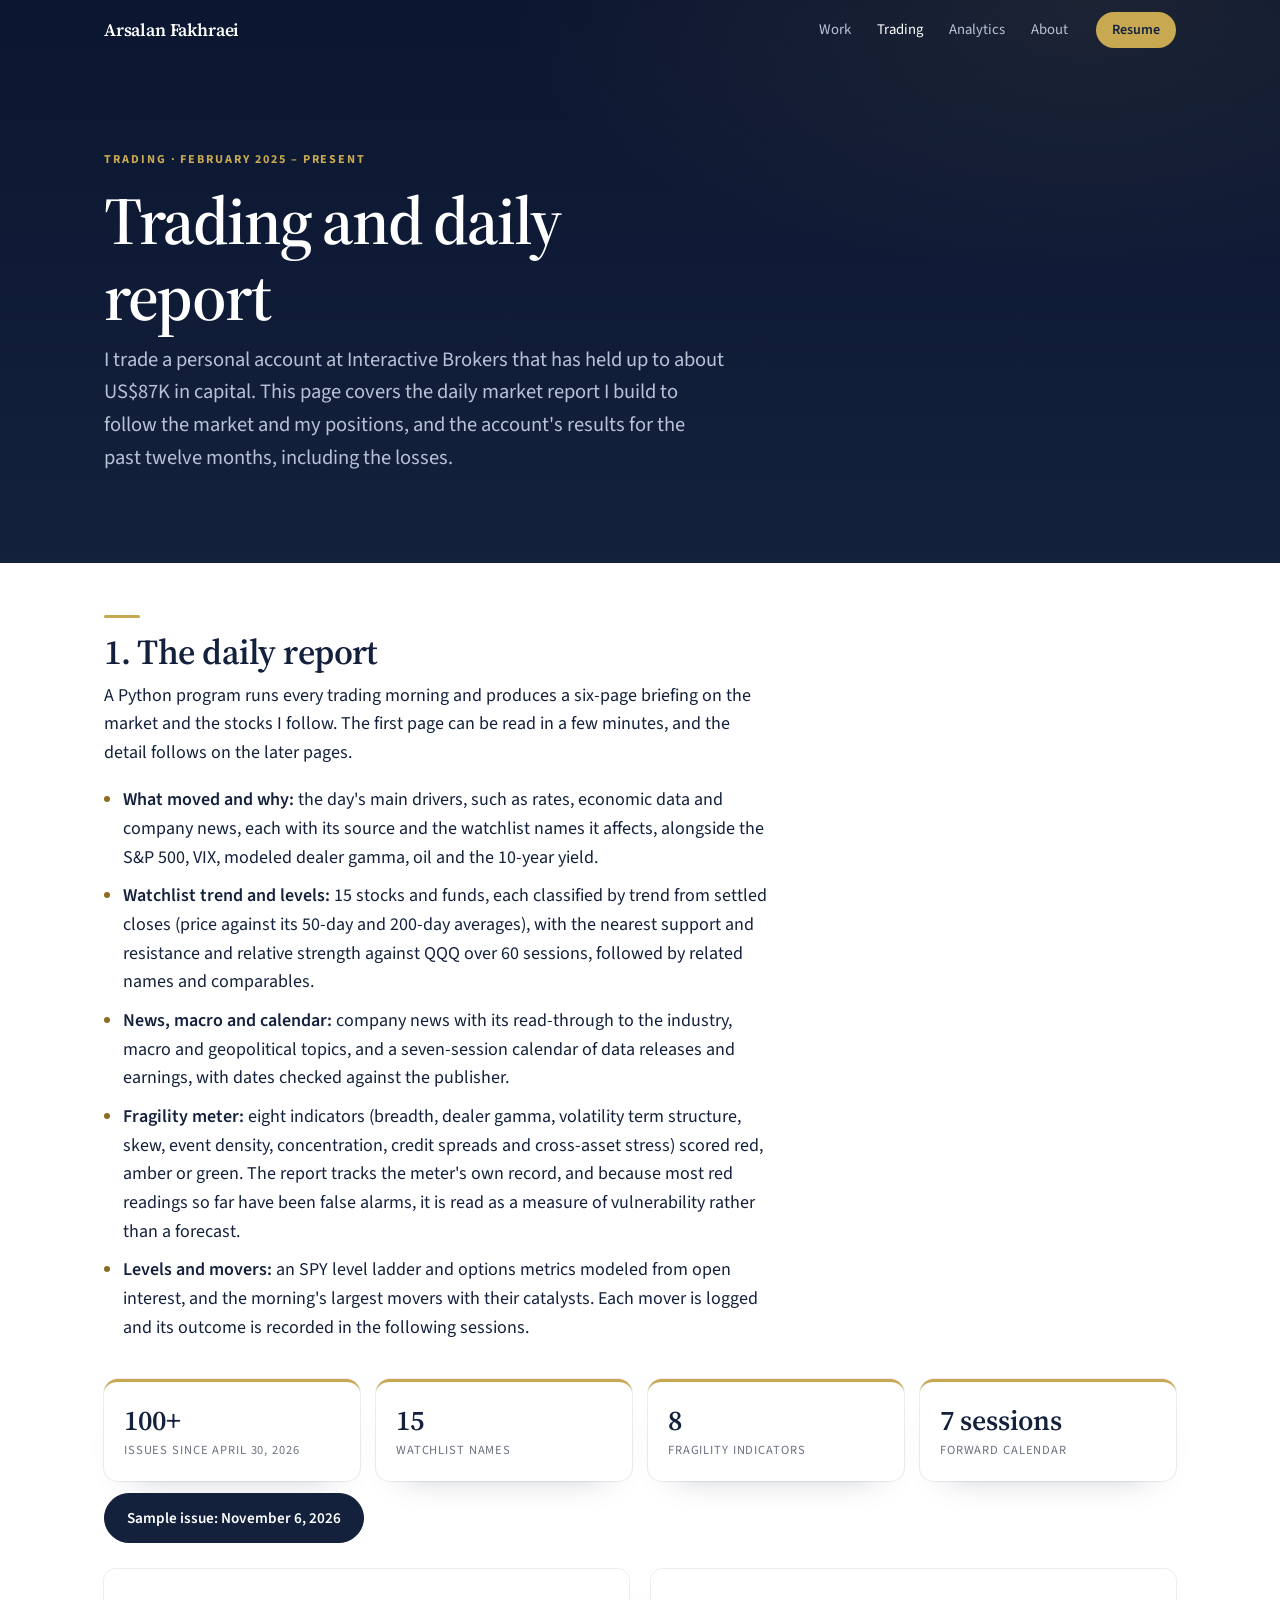
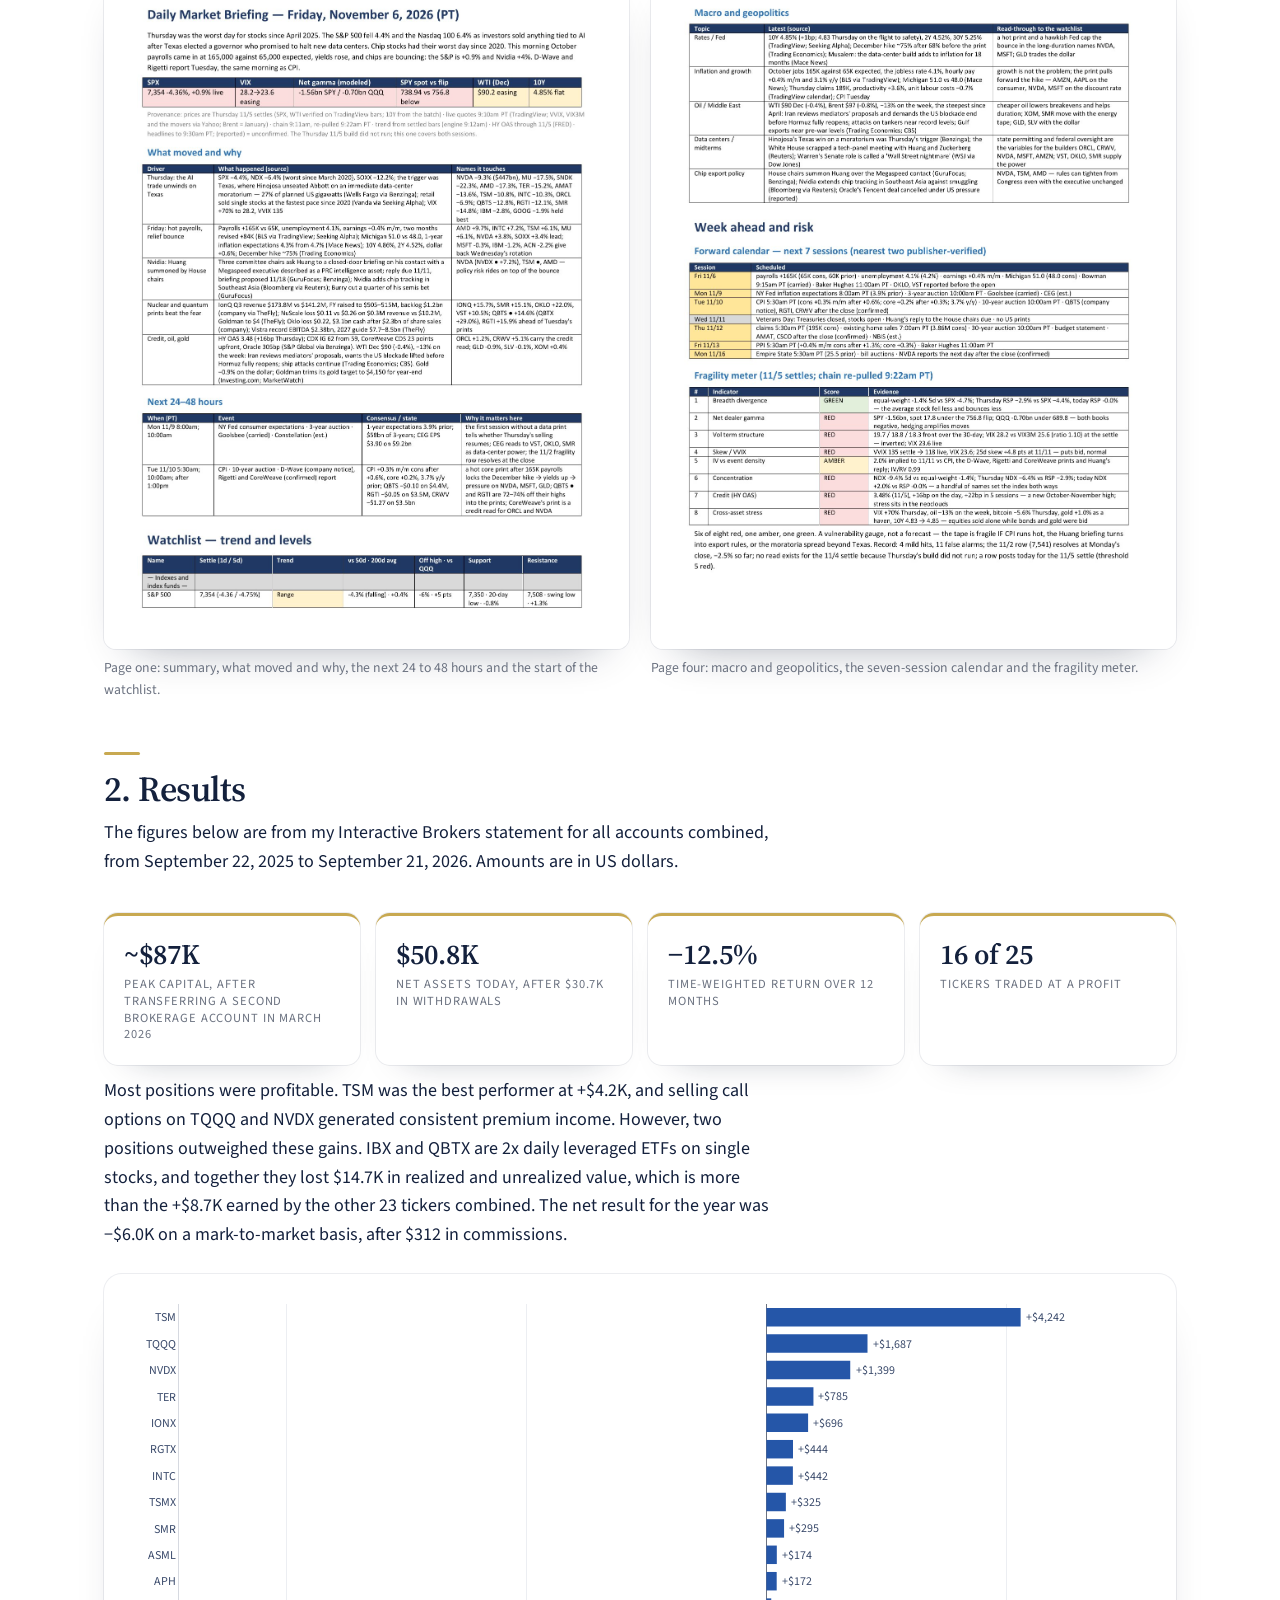
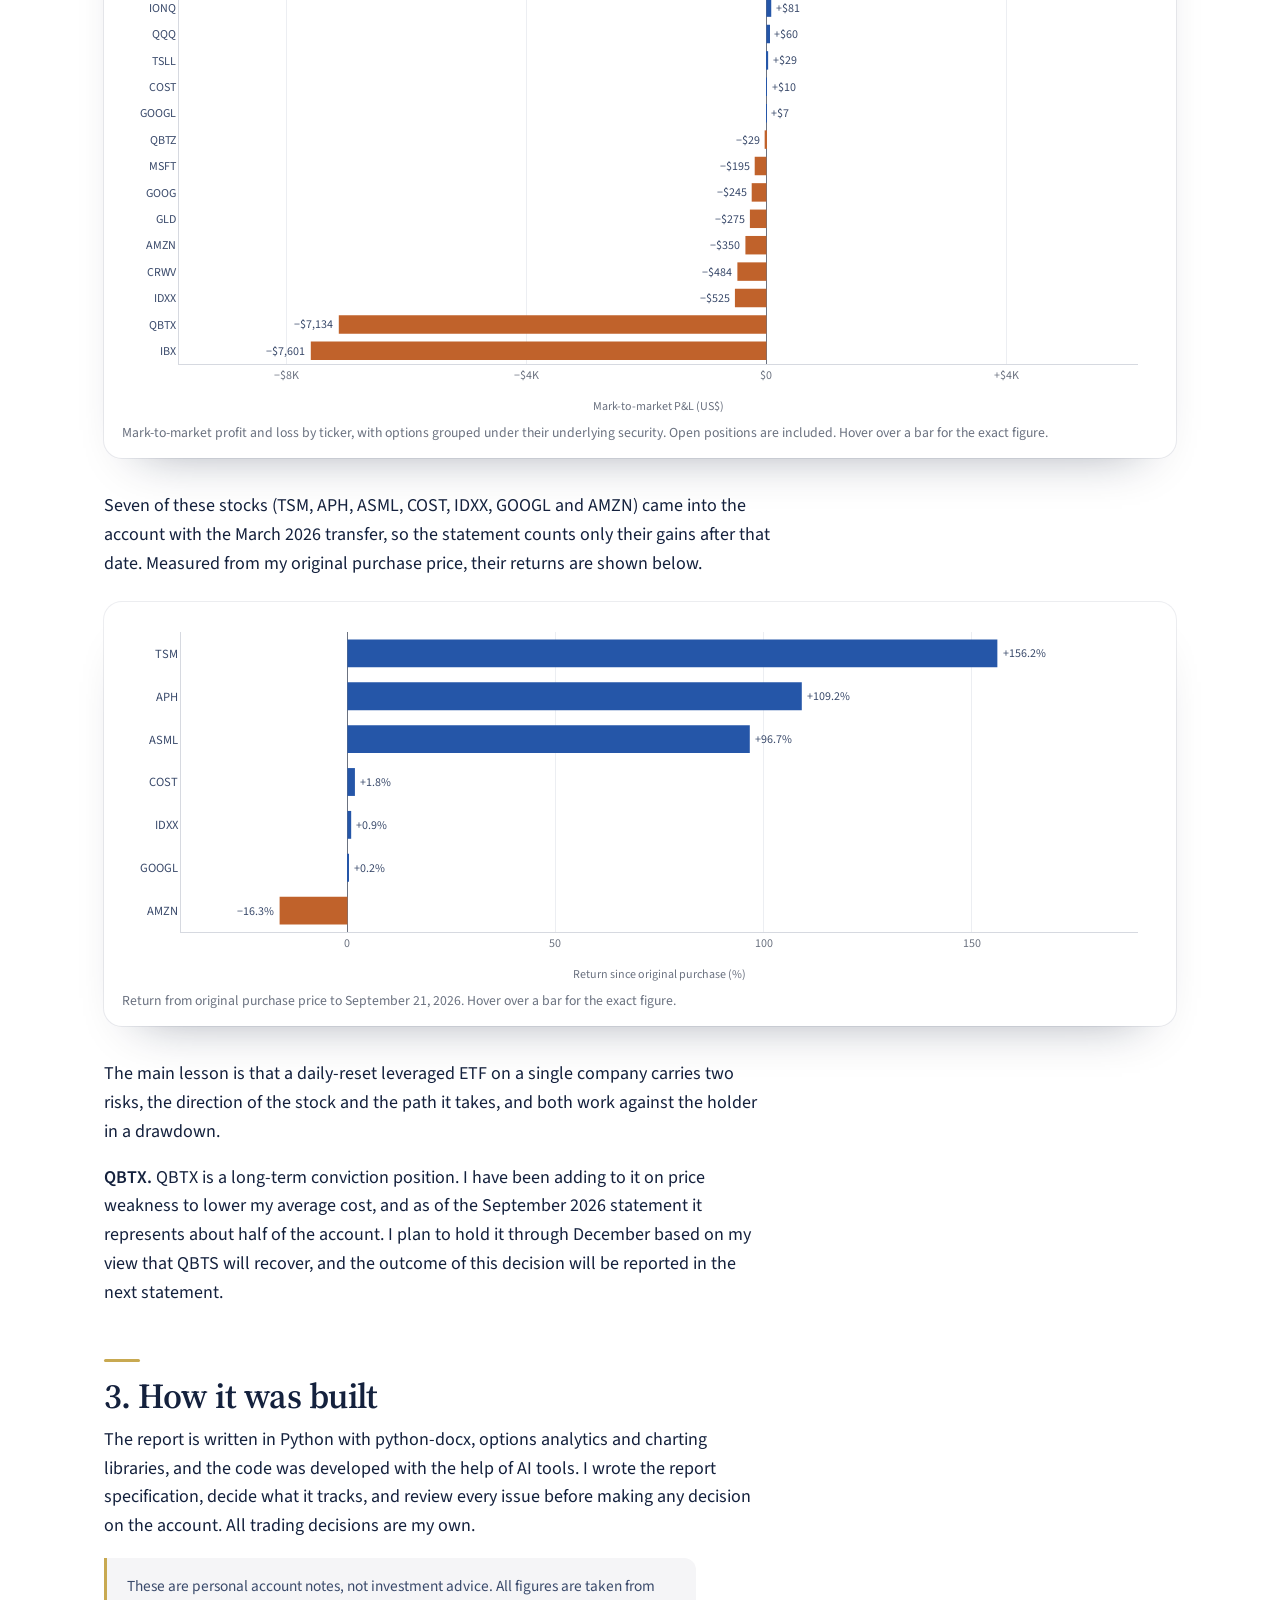
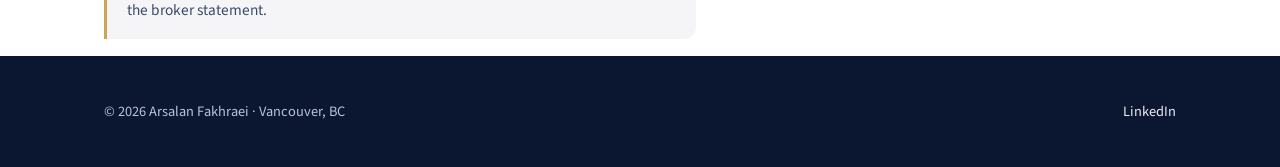
<file: work/trading-system.html>
<!DOCTYPE html>
<html lang="en">
<head>
<meta charset="utf-8">
<meta name="viewport" content="width=device-width,initial-scale=1,viewport-fit=cover">
<meta name="theme-color" content="#0b1630">
<link rel="preconnect" href="https://fonts.googleapis.com">
<link rel="preconnect" href="https://fonts.gstatic.com" crossorigin>
<link href="https://fonts.googleapis.com/css2?family=Source+Serif+4:opsz,wght@8..60,400;8..60,600&family=Source+Sans+3:wght@400;600;700&display=swap" rel="stylesheet">
<title>Trading and daily report | Arsalan Fakhraei</title>
<meta name="description" content="Automated daily market report and twelve months of results from my Interactive Brokers account.">
<link rel="canonical" href="https://arsalanfakhraei.ca/work/trading-system.html">
<meta property="og:type" content="website">
<meta property="og:site_name" content="Arsalan Fakhraei">
<meta property="og:title" content="Trading and daily report | Arsalan Fakhraei">
<meta property="og:description" content="Automated daily market report and twelve months of results from my Interactive Brokers account.">
<meta property="og:url" content="https://arsalanfakhraei.ca/work/trading-system.html">
<meta property="og:image" content="https://arsalanfakhraei.ca/assets/img/ifc-val.jpg">
<meta name="twitter:card" content="summary_large_image">
<link rel="icon" href="data:image/svg+xml,%3Csvg xmlns='http://www.w3.org/2000/svg' viewBox='0 0 64 64'%3E%3Crect width='64' height='64' rx='14' fill='%2314213d'/%3E%3Ctext x='32' y='42' font-family='Georgia,serif' font-size='28' font-weight='700' text-anchor='middle' fill='%23c8a951'%3EAF%3C/text%3E%3C/svg%3E">
<link rel="stylesheet" href="/css/site.css?v=20261109">
<script>document.documentElement.classList.add('js')</script>
<script src="/assets/js/site.js?v=20261010" defer></script>
<script src="/assets/js/plotly-2.35.2.min.js"></script>
<script src="/assets/js/charts.js?v=20261109"></script>
</head>
<body>
<header class="nav"><div class="nav-in"><a class="brand" href="/">Arsalan Fakhraei</a><nav class="links" aria-label="Main"><a href="/#work">Work</a><a href="/work/trading-system.html" class="active">Trading</a><a href="/#analytics">Analytics</a><a href="/#about">About</a></nav><a class="nav-cta" href="/assets/pdf/Arsalan_Fakhraei_Resume.pdf" target="_blank">Resume</a><button class="menu" aria-label="Open menu" aria-expanded="false"><span></span><span></span><span></span></button></div></header>
<main class="wrap">
<div class="page-title"><div class="kicker">Trading · February 2025 – present</div>
<h1>Trading and daily report</h1>
<p class="lead">I trade a personal account at Interactive Brokers that has held up to about US$87K in capital. This page covers the daily market report I build to follow the market and my positions, and the account's results for the past twelve months, including the losses.</p></div>

<h2>1. The daily report</h2>
<p>A Python program runs every trading morning and produces a six-page briefing on the market and the stocks I follow. The first page can be read in a few minutes, and the detail follows on the later pages.</p>
<ul class="list">
<li><b>What moved and why:</b> the day's main drivers, such as rates, economic data and company news, each with its source and the watchlist names it affects, alongside the S&amp;P 500, VIX, modeled dealer gamma, oil and the 10-year yield.</li>
<li><b>Watchlist trend and levels:</b> 15 stocks and funds, each classified by trend from settled closes (price against its 50-day and 200-day averages), with the nearest support and resistance and relative strength against QQQ over 60 sessions, followed by related names and comparables.</li>
<li><b>News, macro and calendar:</b> company news with its read-through to the industry, macro and geopolitical topics, and a seven-session calendar of data releases and earnings, with dates checked against the publisher.</li>
<li><b>Fragility meter:</b> eight indicators (breadth, dealer gamma, volatility term structure, skew, event density, concentration, credit spreads and cross-asset stress) scored red, amber or green. The report tracks the meter's own record, and because most red readings so far have been false alarms, it is read as a measure of vulnerability rather than a forecast.</li>
<li><b>Levels and movers:</b> an SPY level ladder and options metrics modeled from open interest, and the morning's largest movers with their catalysts. Each mover is logged and its outcome is recorded in the following sessions.</li>
</ul>
<div class="facts"><div><b>100+</b><span>Issues since April 30, 2026</span></div><div><b>15</b><span>Watchlist names</span></div><div><b>8</b><span>Fragility indicators</span></div><div><b>7 sessions</b><span>Forward calendar</span></div></div>
<p><a class="btn primary" href="/assets/pdf/Daily_Market_Briefing_Sample_Nov2026.pdf" target="_blank">Sample issue: November 6, 2026</a></p>
<div class="figs"><figure><img src="/assets/img/dmm-cover.jpg" alt="Daily market briefing, page one"><figcaption>Page one: summary, what moved and why, the next 24 to 48 hours and the start of the watchlist.</figcaption></figure>
<figure><img src="/assets/img/dmm-p2.jpg" alt="Daily market briefing, calendar and fragility meter" onerror="this.parentElement.style.display='none'"><figcaption>Page four: macro and geopolitics, the seven-session calendar and the fragility meter.</figcaption></figure></div>

<h2>2. Results</h2>
<p>The figures below are from my Interactive Brokers statement for all accounts combined, from September 22, 2025 to September 21, 2026. Amounts are in US dollars.</p>
<div class="facts"><div><b>~$87K</b><span>Peak capital, after transferring a second brokerage account in March 2026</span></div><div><b>$50.8K</b><span>Net assets today, after $30.7K in withdrawals</span></div><div><b>−12.5%</b><span>Time-weighted return over 12 months</span></div><div><b>16 of 25</b><span>Tickers traded at a profit</span></div></div>
<p>Most positions were profitable. TSM was the best performer at +$4.2K, and selling call options on TQQQ and NVDX generated consistent premium income. However, two positions outweighed these gains. IBX and QBTX are 2x daily leveraged ETFs on single stocks, and together they lost $14.7K in realized and unrealized value, which is more than the +$8.7K earned by the other 23 tickers combined. The net result for the year was −$6.0K on a mark-to-market basis, after $312 in commissions.</p>
<figure class="chart"><div id="pnl" style="height:720px"></div><figcaption>Mark-to-market profit and loss by ticker, with options grouped under their underlying security. Open positions are included. Hover over a bar for the exact figure.</figcaption></figure>
<p>Seven of these stocks (TSM, APH, ASML, COST, IDXX, GOOGL and AMZN) came into the account with the March 2026 transfer, so the statement counts only their gains after that date. Measured from my original purchase price, their returns are shown below.</p>
<figure class="chart"><div id="since" style="height:360px"></div><figcaption>Return from original purchase price to September 21, 2026. Hover over a bar for the exact figure.</figcaption></figure>
<p>The main lesson is that a daily-reset leveraged ETF on a single company carries two risks, the direction of the stock and the path it takes, and both work against the holder in a drawdown.</p>
<p><b>QBTX.</b> QBTX is a long-term conviction position. I have been adding to it on price weakness to lower my average cost, and as of the September 2026 statement it represents about half of the account. I plan to hold it through December based on my view that QBTS will recover, and the outcome of this decision will be reported in the next statement.</p>

<h2>3. How it was built</h2>
<p>The report is written in Python with python-docx, options analytics and charting libraries, and the code was developed with the help of AI tools. I wrote the report specification, decide what it tracks, and review every issue before making any decision on the account. All trading decisions are my own.</p>
<p class="note">These are personal account notes, not investment advice. All figures are taken from the broker statement.</p>

<script>
const PNL=[["IBX", -7601.24], ["QBTX", -7134.35], ["IDXX", -525.42], ["CRWV", -484.45], ["AMZN", -350.28], ["GLD", -275.05], ["GOOG", -245.21], ["MSFT", -195.25], ["QBTZ", -29.45], ["GOOGL", 6.7], ["COST", 10.15], ["TSLL", 29.19], ["QQQ", 59.93], ["IONQ", 81.49], ["APH", 172.15], ["ASML", 173.61], ["SMR", 294.81], ["TSMX", 324.8], ["INTC", 441.63], ["RGTX", 443.86], ["IONX", 696.25], ["TER", 785.16], ["NVDX", 1398.94], ["TQQQ", 1687.1200000000001], ["TSM", 4241.75]];
divbar('pnl',{y:PNL.map(d=>d[0]),x:PNL.map(d=>Math.round(d[1])),
 text:PNL.map(d=>(d[1]<0?'−$':'+$')+Math.abs(Math.round(d[1])).toLocaleString()),
 hover:PNL.map(d=>`<b>${d[0]}</b><br>${d[1]<0?'−':'+'}$${Math.abs(d[1]).toLocaleString(undefined,{minimumFractionDigits:2,maximumFractionDigits:2})}`),
 xtitle:'Mark-to-market P&L (US$)',range:[-9800,6200],rangeNarrow:[-13500,7000]});
const SINCE=[["AMZN",-16.3],["GOOGL",0.2],["IDXX",0.9],["COST",1.8],["ASML",96.7],["APH",109.2],["TSM",156.2]];
hbar('since',{y:SINCE.map(d=>d[0]),x:SINCE.map(d=>d[1]),color:SINCE.map(d=>d[1]>=0?C.blue:C.orange),
 text:SINCE.map(d=>(d[1]<0?'−':'+')+Math.abs(d[1]).toFixed(1)+'%'),
 hover:SINCE.map(d=>`<b>${d[0]}</b><br>${d[1]<0?'−':'+'}${Math.abs(d[1]).toFixed(1)}% since purchase`),
 xtitle:'Return since original purchase (%)',range:document.getElementById('since').clientWidth<600?[-70,215]:[-40,190],zero:true});
</script>
</main>
<footer><div class="wrap"><span>© 2026 Arsalan Fakhraei · Vancouver, BC</span><span><a href="https://www.linkedin.com/in/arsalan-fakhraei/" target="_blank" rel="noopener">LinkedIn</a></span></div></footer>
</body>
</html>
</file>
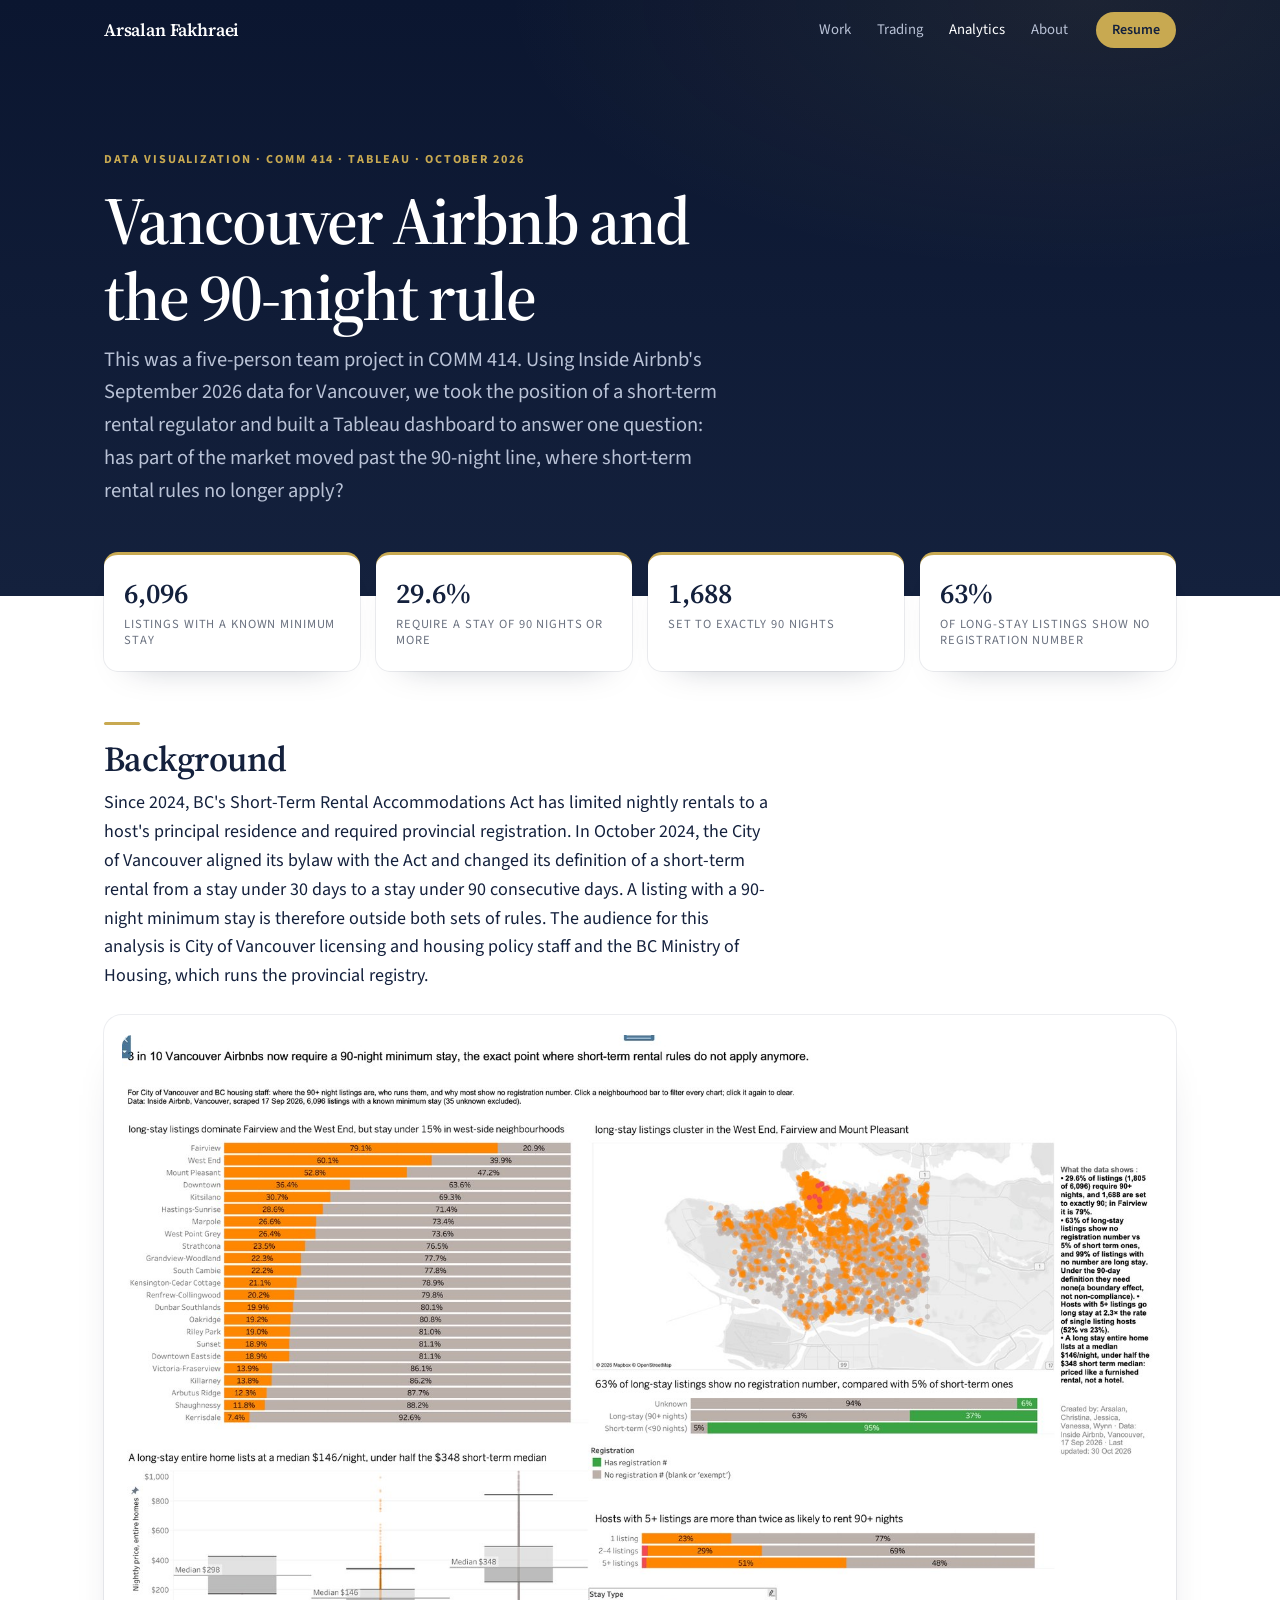
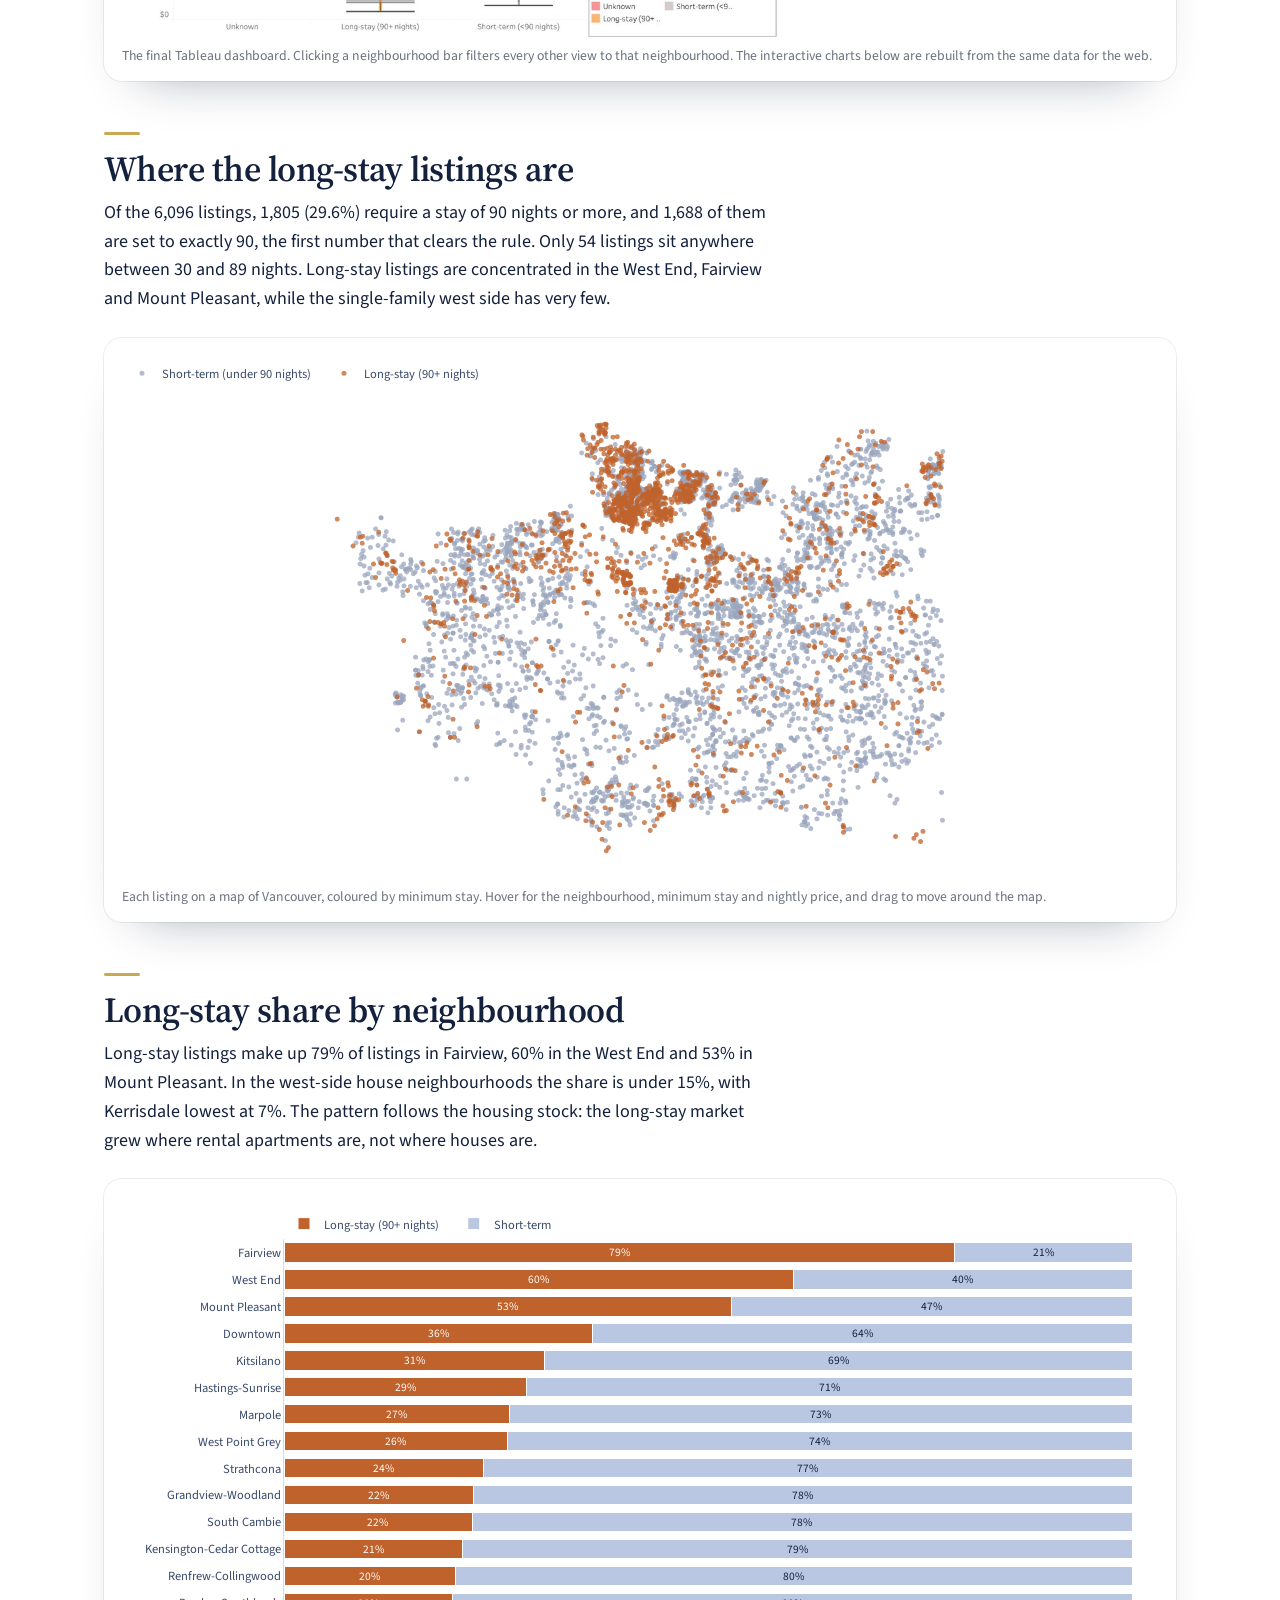
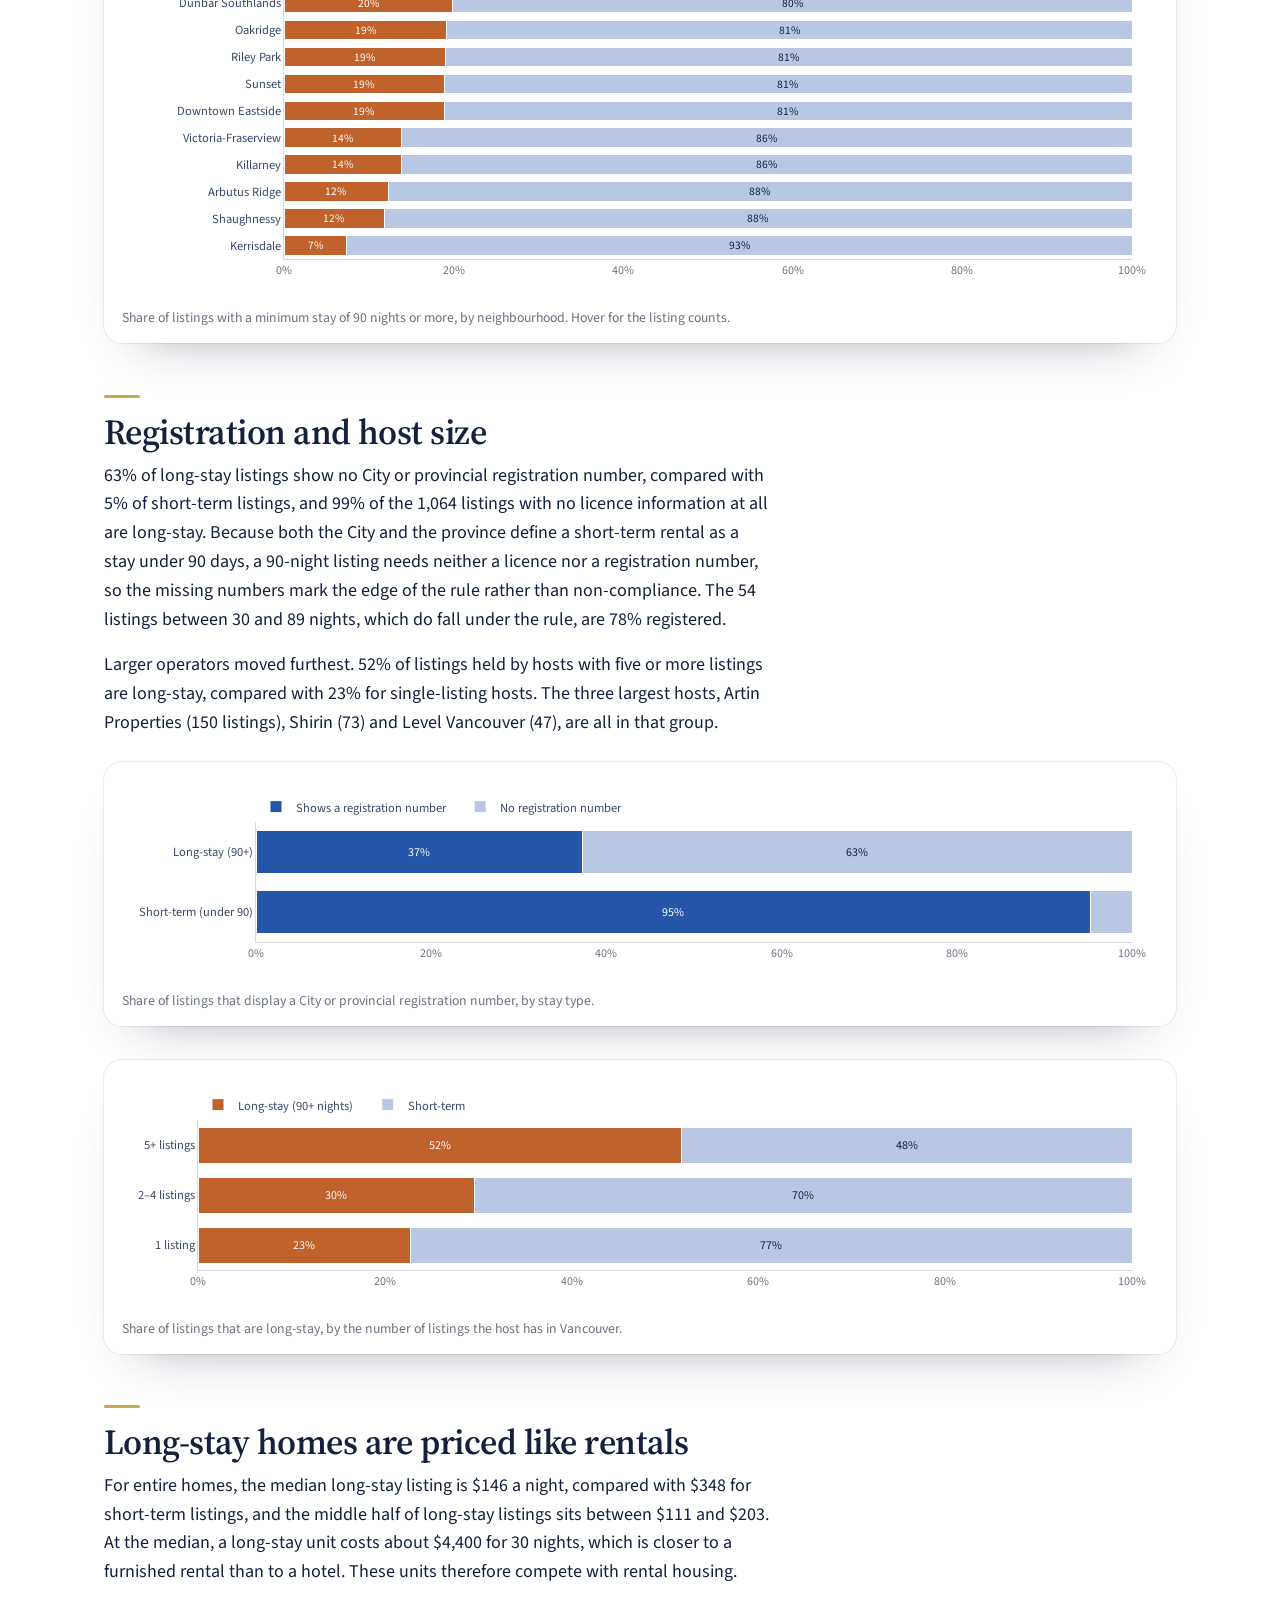
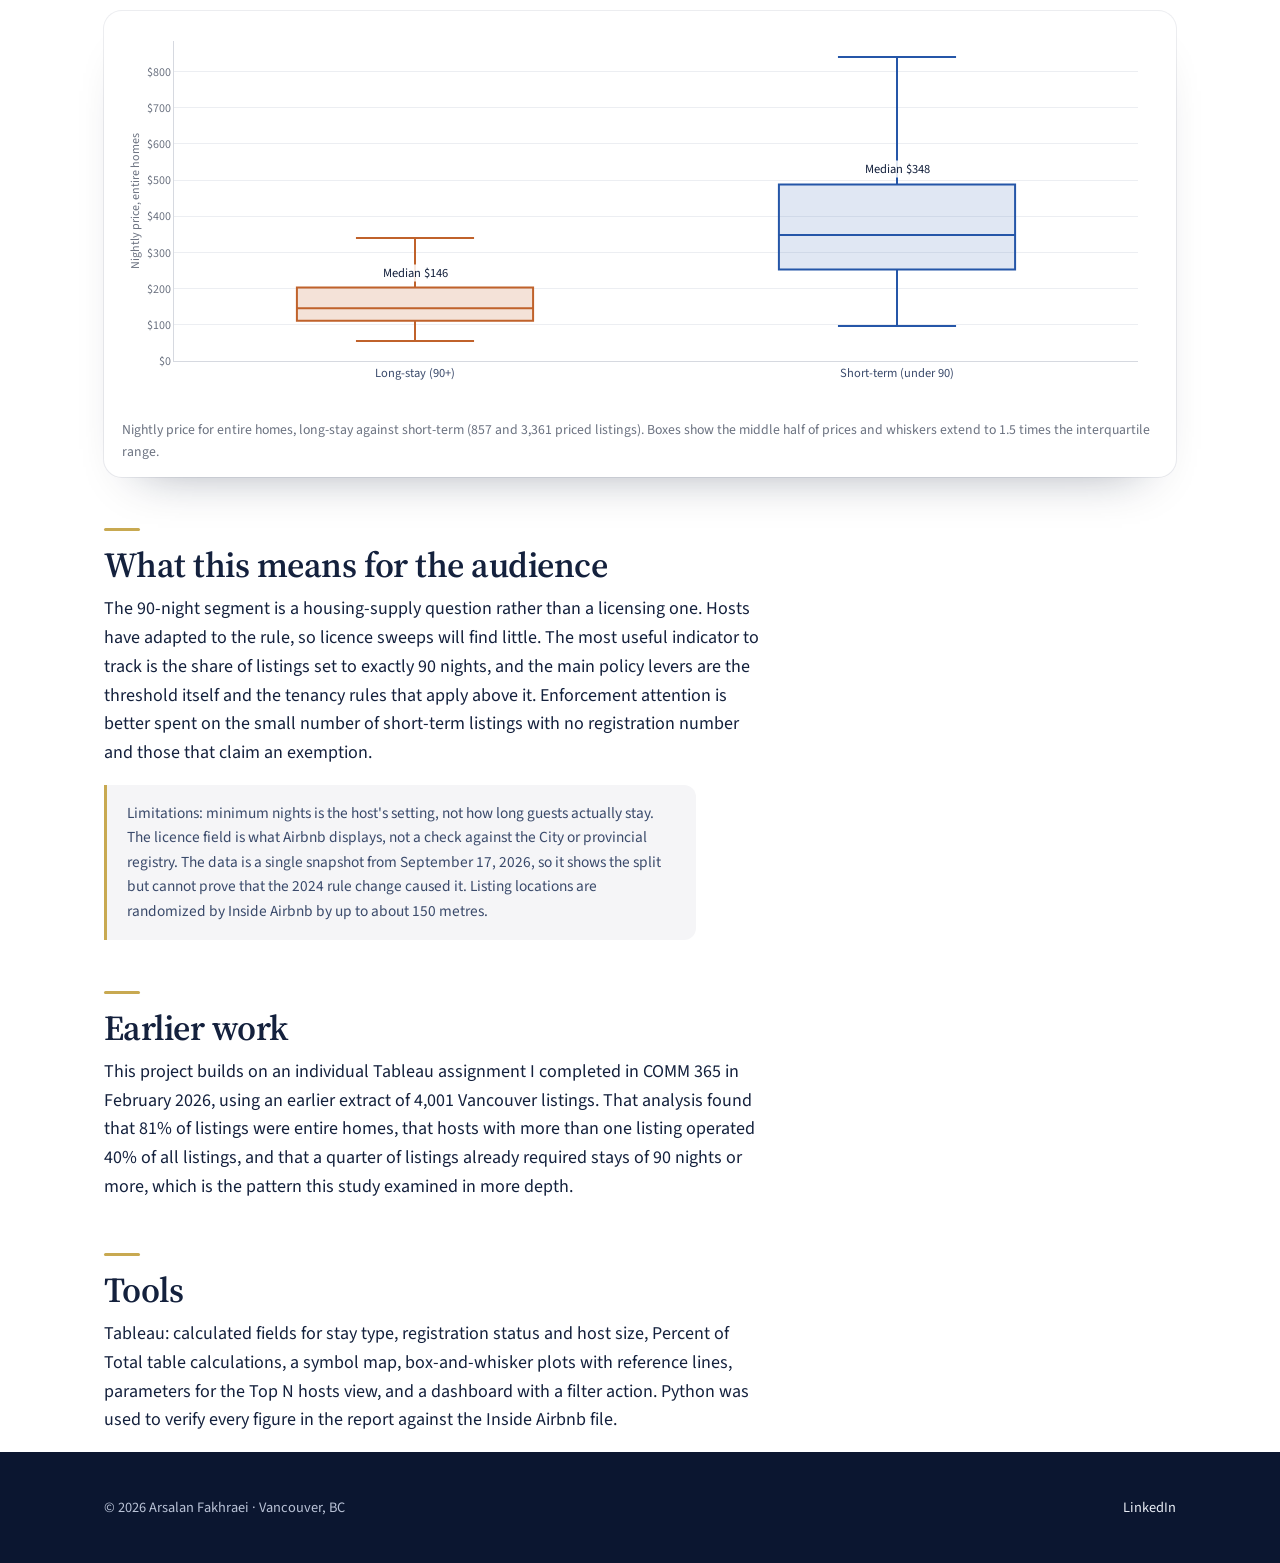
<file: work/vancouver-airbnb-tableau.html>
<!DOCTYPE html>
<html lang="en">
<head>
<meta charset="utf-8">
<meta name="viewport" content="width=device-width,initial-scale=1,viewport-fit=cover">
<meta name="theme-color" content="#0b1630">
<link rel="preconnect" href="https://fonts.googleapis.com">
<link rel="preconnect" href="https://fonts.gstatic.com" crossorigin>
<link href="https://fonts.googleapis.com/css2?family=Source+Serif+4:opsz,wght@8..60,400;8..60,600&family=Source+Sans+3:wght@400;600;700&display=swap" rel="stylesheet">
<title>Vancouver Airbnb and the 90-night rule | Arsalan Fakhraei</title>
<meta name="description" content="Tableau analysis of Vancouver Airbnb listings and the 90-night short-term rental rule: where long-stay listings are, who runs them and how they are priced.">
<link rel="canonical" href="https://arsalanfakhraei.ca/work/vancouver-airbnb-tableau.html">
<meta property="og:type" content="website">
<meta property="og:site_name" content="Arsalan Fakhraei">
<meta property="og:title" content="Vancouver Airbnb and the 90-night rule | Arsalan Fakhraei">
<meta property="og:description" content="Tableau analysis of Vancouver Airbnb listings and the 90-night short-term rental rule: where long-stay listings are, who runs them and how they are priced.">
<meta property="og:url" content="https://arsalanfakhraei.ca/work/vancouver-airbnb-tableau.html">
<meta property="og:image" content="https://arsalanfakhraei.ca/assets/img/ifc-val.jpg">
<meta name="twitter:card" content="summary_large_image">
<link rel="icon" href="data:image/svg+xml,%3Csvg xmlns='http://www.w3.org/2000/svg' viewBox='0 0 64 64'%3E%3Crect width='64' height='64' rx='14' fill='%2314213d'/%3E%3Ctext x='32' y='42' font-family='Georgia,serif' font-size='28' font-weight='700' text-anchor='middle' fill='%23c8a951'%3EAF%3C/text%3E%3C/svg%3E">
<link rel="stylesheet" href="/css/site.css?v=20261109">
<script>document.documentElement.classList.add('js')</script>
<script src="/assets/js/site.js?v=20261010" defer></script>
<script src="/assets/js/plotly-2.35.2.min.js"></script>
<script src="/assets/js/charts.js?v=20261109"></script>
</head>
<body>
<header class="nav"><div class="nav-in"><a class="brand" href="/">Arsalan Fakhraei</a><nav class="links" aria-label="Main"><a href="/#work">Work</a><a href="/work/trading-system.html">Trading</a><a href="/#analytics" class="active">Analytics</a><a href="/#about">About</a></nav><a class="nav-cta" href="/assets/pdf/Arsalan_Fakhraei_Resume.pdf" target="_blank">Resume</a><button class="menu" aria-label="Open menu" aria-expanded="false"><span></span><span></span><span></span></button></div></header>
<main class="wrap">
<div class="page-title"><div class="kicker">Data visualization · COMM 414 · Tableau · October 2026</div>
<h1>Vancouver Airbnb and the 90-night rule</h1>
<p class="lead">This was a five-person team project in COMM 414. Using Inside Airbnb's September 2026 data for Vancouver, we took the position of a short-term rental regulator and built a Tableau dashboard to answer one question: has part of the market moved past the 90-night line, where short-term rental rules no longer apply?</p></div>

<div class="facts"><div><b>6,096</b><span>Listings with a known minimum stay</span></div><div><b>29.6%</b><span>Require a stay of 90 nights or more</span></div><div><b>1,688</b><span>Set to exactly 90 nights</span></div><div><b>63%</b><span>Of long-stay listings show no registration number</span></div></div>

<h2>Background</h2>
<p>Since 2024, BC's Short-Term Rental Accommodations Act has limited nightly rentals to a host's principal residence and required provincial registration. In October 2024, the City of Vancouver aligned its bylaw with the Act and changed its definition of a short-term rental from a stay under 30 days to a stay under 90 consecutive days. A listing with a 90-night minimum stay is therefore outside both sets of rules. The audience for this analysis is City of Vancouver licensing and housing policy staff and the BC Ministry of Housing, which runs the provincial registry.</p>

<figure class="chart"><img src="/assets/img/airbnb-dashboard.jpg" alt="Tableau dashboard: long-stay Airbnb listings in Vancouver" style="width:100%;border-radius:10px" loading="lazy"><figcaption>The final Tableau dashboard. Clicking a neighbourhood bar filters every other view to that neighbourhood. The interactive charts below are rebuilt from the same data for the web.</figcaption></figure>

<h2>Where the long-stay listings are</h2>
<p>Of the 6,096 listings, 1,805 (29.6%) require a stay of 90 nights or more, and 1,688 of them are set to exactly 90, the first number that clears the rule. Only 54 listings sit anywhere between 30 and 89 nights. Long-stay listings are concentrated in the West End, Fairview and Mount Pleasant, while the single-family west side has very few.</p>
<figure class="chart"><div id="ab-map" style="height:520px"></div><figcaption>Each listing on a map of Vancouver, coloured by minimum stay. Hover for the neighbourhood, minimum stay and nightly price, and drag to move around the map.</figcaption></figure>

<h2>Long-stay share by neighbourhood</h2>
<p>Long-stay listings make up 79% of listings in Fairview, 60% in the West End and 53% in Mount Pleasant. In the west-side house neighbourhoods the share is under 15%, with Kerrisdale lowest at 7%. The pattern follows the housing stock: the long-stay market grew where rental apartments are, not where houses are.</p>
<figure class="chart"><div id="ab-share" style="height:700px"></div><figcaption>Share of listings with a minimum stay of 90 nights or more, by neighbourhood. Hover for the listing counts.</figcaption></figure>

<h2>Registration and host size</h2>
<p>63% of long-stay listings show no City or provincial registration number, compared with 5% of short-term listings, and 99% of the 1,064 listings with no licence information at all are long-stay. Because both the City and the province define a short-term rental as a stay under 90 days, a 90-night listing needs neither a licence nor a registration number, so the missing numbers mark the edge of the rule rather than non-compliance. The 54 listings between 30 and 89 nights, which do fall under the rule, are 78% registered.</p>
<p>Larger operators moved furthest. 52% of listings held by hosts with five or more listings are long-stay, compared with 23% for single-listing hosts. The three largest hosts, Artin Properties (150 listings), Shirin (73) and Level Vancouver (47), are all in that group.</p>
<figure class="chart"><div id="ab-reg" style="height:200px"></div><figcaption>Share of listings that display a City or provincial registration number, by stay type.</figcaption></figure>
<figure class="chart"><div id="ab-host" style="height:230px"></div><figcaption>Share of listings that are long-stay, by the number of listings the host has in Vancouver.</figcaption></figure>

<h2>Long-stay homes are priced like rentals</h2>
<p>For entire homes, the median long-stay listing is $146 a night, compared with $348 for short-term listings, and the middle half of long-stay listings sits between $111 and $203. At the median, a long-stay unit costs about $4,400 for 30 nights, which is closer to a furnished rental than to a hotel. These units therefore compete with rental housing.</p>
<figure class="chart"><div id="ab-box" style="height:380px"></div><figcaption>Nightly price for entire homes, long-stay against short-term (857 and 3,361 priced listings). Boxes show the middle half of prices and whiskers extend to 1.5 times the interquartile range.</figcaption></figure>

<h2>What this means for the audience</h2>
<p>The 90-night segment is a housing-supply question rather than a licensing one. Hosts have adapted to the rule, so licence sweeps will find little. The most useful indicator to track is the share of listings set to exactly 90 nights, and the main policy levers are the threshold itself and the tenancy rules that apply above it. Enforcement attention is better spent on the small number of short-term listings with no registration number and those that claim an exemption.</p>
<p class="note">Limitations: minimum nights is the host's setting, not how long guests actually stay. The licence field is what Airbnb displays, not a check against the City or provincial registry. The data is a single snapshot from September 17, 2026, so it shows the split but cannot prove that the 2024 rule change caused it. Listing locations are randomized by Inside Airbnb by up to about 150 metres.</p>

<h2>Earlier work</h2>
<p>This project builds on an individual Tableau assignment I completed in COMM 365 in February 2026, using an earlier extract of 4,001 Vancouver listings. That analysis found that 81% of listings were entire homes, that hosts with more than one listing operated 40% of all listings, and that a quarter of listings already required stays of 90 nights or more, which is the pattern this study examined in more depth.</p>

<h2>Tools</h2>
<p>Tableau: calculated fields for stay type, registration status and host size, Percent of Total table calculations, a symbol map, box-and-whisker plots with reference lines, parameters for the Top N hosts view, and a dashboard with a filter action. Python was used to verify every figure in the report against the Inside Airbnb file.</p>

<script>
const DATA={"pts":[[-123.1051,49.2477,0,315,15,2],[-123.1259,49.2812,0,532,1,1],[-123.0661,49.2562,0,265,7,2],[-123.1053,49.2812,0,360,2,2],[-123.0714,49.2634,1,null,5,365],[-123.096,49.2656,1,36,12,90],[-123.0706,49.2757,0,233,5,1],[-123.1301,49.283,1,77,21,90],[-123.0864,49.2564,1,103,7,90],[-123.0528,49.2336,1,null,14,90],[-123.0531,49.2344,1,69,14,90],[-123.1715,49.2622,0,null,10,6],[-123.1238,49.2809,1,137,1,90],[-123.1048,49.2468,0,232,15,5],[-123.1187,49.2774,0,214,1,31],[-123.0697,49.2729,0,167,5,3],[-123.1234,49.2804,1,138,1,90],[-123.1467,49.2678,1,null,10,90],[-123.0872,49.2784,0,489,2,3],[-123.1236,49.2759,1,145,1,90],[-123.1654,49.2452,0,246,0,1],[-123.1244,49.2794,1,null,1,90],[-123.0476,49.2436,1,35,14,90],[-123.026,49.2846,1,null,6,90],[-123.1044,49.2626,0,141,12,5],[-123.0578,49.291,1,90,5,90],[-123.1033,49.2831,0,null,2,2],[-123.1714,49.2629,1,null,10,90],[-123.0709,49.2633,1,null,5,365],[-123.1245,49.2761,1,null,1,90],[-123.1183,49.2763,1,221,1,90],[-123.0551,49.2332,1,null,14,90],[-123.1045,49.2821,0,428,2,2],[-123.0306,49.2281,0,242,9,2],[-123.0299,49.2301,0,322,9,1],[-123.0548,49.2848,0,324,6,2],[-123.1034,49.2824,0,636,2,2],[-123.1181,49.2806,1,147,1,90],[-123.1224,49.2784,0,218,1,30],[-123.0639,49.2576,0,812,7,1],[-123.0625,49.2792,1,null,5,90],[-123.1075,49.28,0,1449,1,2],[-123.1829,49.2707,0,354,10,2],[-123.1418,49.2918,1,149,21,90],[-123.0717,49.2506,0,319,7,5],[-123.1088,49.2794,0,null,1,1],[-123.1362,49.281,1,92,21,90],[-123.182,49.2603,1,null,10,90],[-123.1665,49.26,1,null,10,90],[-123.1224,49.2784,0,233,1,30],[-123.1224,49.2784,0,null,1,30],[-123.1212,49.258,1,85,4,90],[-123.1633,49.2707,0,null,10,4],[-123.0858,49.2547,0,343,7,1],[-123.1852,49.248,0,250,3,3],[-123.1152,49.2774,1,460,1,90],[-123.0633,49.2724,0,352,5,1],[-123.1595,49.2611,0,null,10,4],[-123.0881,49.2792,0,207,2,3],[-123.0483,49.2696,0,245,6,3],[-123.0703,49.2497,0,248,7,3],[-123.1765,49.2672,0,603,10,5],[-123.0691,49.2673,0,268,5,2],[-123.0685,49.2661,0,612,5,2],[-123.1154,49.2836,1,449,1,90],[-123.1192,49.2848,0,532,1,1],[-123.0664,49.2725,0,200,5,2],[-123.1299,49.2786,0,286,21,2],[-123.0965,49.2487,0,219,15,7],[-123.0505,49.2764,0,290,6,2],[-123.0947,49.277,0,777,2,1],[-123.0913,49.2486,0,95,15,3],[-123.127,49.2871,1,227,21,90],[-123.093,49.2528,0,154,15,3],[-123.1098,49.2817,1,152,2,90],[-123.1079,49.283,0,439,2,1],[-123.1458,49.2655,1,175,10,90],[-123.0987,49.2478,0,350,15,2],[-123.1064,49.2778,0,314,1,1],[-123.0863,49.2787,0,278,2,2],[-123.0975,49.2677,0,293,18,3],[-123.0667,49.2686,1,null,5,90],[-123.0664,49.2753,0,174,5,2],[-123.1648,49.2633,0,198,10,1],[-123.1588,49.2606,0,1206,10,1],[-123.0641,49.2686,0,270,5,1],[-123.1532,49.2672,1,null,10,90],[-123.1472,49.2753,1,493,10,90],[-123.1166,49.2801,1,156,1,90],[-123.1259,49.2712,1,150,1,90],[-123.0969,49.2655,1,110,12,90],[-123.0743,49.2617,0,148,7,4],[-123.1197,49.2762,1,154,1,240],[-123.1854,49.2696,1,139,10,90],[-123.032,49.2302,1,null,9,90],[-123.1234,49.283,1,149,21,90],[-123.1174,49.2734,1,135,1,90],[-123.1537,49.2712,0,475,10,5],[-123.1305,49.2625,1,null,4,90],[-123.0532,49.2859,0,308,6,3],[-123.1229,49.2587,1,84,4,90],[-123.1186,49.2522,0,185,17,1],[-123.125,49.2804,0,295,1,1],[-123.2088,49.2711,1,126,22,90],[-123.1513,49.2751,1,null,10,90],[-123.1266,49.2799,0,567,1,1],[-123.1255,49.2729,1,null,1,90],[-123.1034,49.2825,0,332,2,2],[-123.1185,49.279,1,78,1,90],[-123.1354,49.2931,0,150,21,2],[-123.062,49.2721,0,670,5,2],[-123.099,49.2772,1,null,2,90],[-123.1814,49.2637,0,233,10,1],[-123.0522,49.2785,0,121,6,2],[-123.1129,49.2735,1,189,1,200],[-123.1202,49.2791,1,388,1,90],[-123.0384,49.2435,0,88,14,7],[-123.1038,49.2498,1,118,15,90],[-123.1058,49.2782,0,null,1,3],[-123.1216,49.279,0,271,1,30],[-123.1707,49.2473,0,222,3,2],[-123.1803,49.2621,0,910,10,4],[-123.1456,49.2631,1,null,4,90],[-123.1043,49.2837,0,383,2,3],[-123.0825,49.2629,0,222,12,1],[-123.1666,49.2687,0,743,10,1],[-123.0497,49.2456,1,29,14,90],[-123.176,49.2663,0,430,10,2],[-123.1181,49.2766,1,267,1,90],[-123.051,49.2917,1,176,6,90],[-123.0681,49.272,0,261,5,1],[-123.0485,49.2439,1,37,14,90],[-123.1578,49.2667,0,null,10,3],[-123.0662,49.2717,0,166,5,2],[-123.074,49.2741,1,null,5,90],[-123.1488,49.2627,1,null,10,90],[-123.0837,49.2572,1,null,12,90],[-123.1043,49.2357,0,139,15,2],[-123.1339,49.2852,1,161,21,90],[-123.105,49.2604,0,164,12,2],[-123.1664,49.2649,1,193,10,90],[-123.118,49.2817,1,null,1,90],[-123.1057,49.2463,0,273,15,2],[-123.1089,49.259,0,650,12,1],[-123.1664,49.267,0,423,10,3],[-123.1265,49.2806,1,null,1,90],[-123.0682,49.276,0,334,5,3],[-123.0319,49.2283,0,248,9,2],[-123.1873,49.2454,0,null,3,2],[-123.1246,49.2841,1,147,21,90],[-123.1067,49.2811,1,318,2,90],[-123.0477,49.2867,0,176,6,2],[-123.1276,49.2733,0,null,1,2],[-123.0325,49.237,0,97,14,4],[-123.1504,49.2735,1,null,10,90],[-123.1499,49.2749,0,713,10,2],[-123.1698,49.2614,1,null,10,90],[-123.0401,49.2722,0,null,6,3],[-123.2006,49.2642,0,239,22,1],[-123.0904,49.2604,0,200,12,2],[-123.1843,49.2633,1,null,10,90],[-123.124,49.2796,0,null,1,2],[-123.1322,49.2747,0,419,1,4],[-123.0623,49.2524,1,70,7,90],[-123.1131,49.2525,0,168,15,3],[-123.1266,49.2715,1,null,1,90],[-123.0823,49.2615,0,null,12,3],[-123.0658,49.2752,0,355,5,3],[-123.1284,49.2816,1,null,21,90],[-123.1239,49.2751,1,null,1,90],[-123.0987,49.2644,1,null,12,90],[-123.1218,49.2587,1,null,4,90],[-123.1065,49.2804,0,498,1,1],[-123.1241,49.2827,1,156,21,90],[-123.1239,49.2764,1,109,1,90],[-123.0878,49.2473,0,205,7,1],[-123.0641,49.2755,0,394,5,1],[-123.1114,49.2794,1,158,1,90],[-123.1241,49.2494,0,340,17,1],[-123.0702,49.2721,0,325,5,1],[-123.0994,49.2785,1,null,2,90],[-123.0509,49.2455,0,228,14,3],[-123.1291,49.2894,1,128,21,90],[-123.0654,49.2767,0,214,5,2],[-123.1131,49.2756,1,null,1,90],[-123.1799,49.2594,0,319,10,5],[-123.1218,49.2665,1,null,4,90],[-123.1188,49.2795,0,625,1,1],[-123.1292,49.2781,1,null,1,90],[-123.0927,49.2607,0,717,12,3],[-123.1087,49.2508,1,null,15,90],[-123.116,49.2773,0,null,1,1],[-123.0618,49.2716,1,null,5,90],[-123.0261,49.2811,1,108,6,90],[-123.174,49.2699,0,1153,10,5],[-123.1077,49.2813,1,null,2,90],[-123.1347,49.2924,1,null,21,90],[-123.0892,49.2664,1,null,12,90],[-123.1053,49.2649,1,null,12,365],[-123.0962,49.2482,0,255,15,2],[-123.2017,49.2607,0,129,22,2],[-123.1314,49.2779,1,148,21,90],[-123.0927,49.2785,0,269,2,2],[-123.1162,49.2788,1,null,1,399],[-123.0919,49.2795,0,220,2,3],[-123.1068,49.2344,0,219,15,5],[-123.0874,49.2439,0,466,7,2],[-123.1804,49.2549,0,105,3,30],[-123.1191,49.2514,0,308,17,1],[-123.1072,49.2822,0,236,2,2],[-123.0948,49.217,0,null,19,5],[-123.1327,49.2837,0,274,21,1],[-123.104,49.2226,1,null,19,90],[-123.1676,49.2261,0,232,8,1],[-123.0865,49.2463,1,null,7,90],[-123.0244,49.2808,1,107,6,90],[-123.0729,49.2308,0,115,20,7],[-123.0669,49.2374,1,null,7,90],[-123.1001,49.2749,0,286,1,1],[-123.0696,49.2704,0,232,5,2],[-123.1809,49.2708,0,null,10,5],[-123.0283,49.2843,0,284,6,1],[-123.0622,49.2725,0,151,5,2],[-123.1079,49.2803,0,622,1,2],[-123.0615,49.2687,0,348,5,1],[-123.1205,49.2503,0,268,17,2],[-123.0406,49.2527,0,198,14,3],[-123.0979,49.2659,1,121,12,90],[-123.1046,49.2818,0,240,2,1],[-123.0867,49.2602,0,214,12,2],[-123.1077,49.2801,0,405,1,1],[-123.1049,49.2806,1,null,2,90],[-123.1275,49.2767,1,null,1,90],[-123.0932,49.2541,0,116,15,3],[-123.1135,49.2131,1,null,11,90],[-123.0918,49.2825,0,null,2,3],[-123.0329,49.2521,1,null,14,90],[-123.1054,49.2799,1,null,2,90],[-123.1131,49.2131,1,44,11,90],[-123.1119,49.2129,1,61,11,90],[-123.1119,49.2123,1,55,11,90],[-123.1121,49.2112,1,null,11,90],[-123.1136,49.2129,1,168,11,90],[-123.1215,49.2792,0,374,1,1],[-123.0893,49.2634,1,null,12,90],[-123.0937,49.2319,1,null,19,90],[-123.0696,49.2505,1,null,7,90],[-123.116,49.2748,1,166,1,90],[-123.0728,49.2496,0,189,7,1],[-123.132,49.2831,1,null,21,90],[-123.1516,49.2747,0,1533,10,12],[-123.1307,49.2777,0,269,1,1],[-123.0996,49.2537,1,null,15,90],[-123.1848,49.2697,0,1088,10,3],[-123.0595,49.2638,0,209,5,2],[-123.096,49.2766,0,256,18,1],[-123.1248,49.2732,1,155,1,90],[-123.1274,49.259,0,250,4,1],[-123.0808,49.2613,1,97,12,90],[-123.1247,49.279,0,514,1,1],[-123.1113,49.2552,1,90,15,118],[-123.0969,49.2285,0,308,19,2],[-123.0914,49.2595,0,220,12,1],[-123.1016,49.2705,1,null,12,90],[-123.051,49.2407,0,240,14,1],[-123.1008,49.2803,1,null,2,90],[-123.1027,49.2191,1,null,19,90],[-123.136,49.2804,1,null,21,90],[-123.0501,49.2737,1,null,6,186],[-123.1232,49.2829,1,157,1,90],[-123.1667,49.2667,0,353,10,1],[-123.0724,49.2572,1,null,7,90],[-123.1499,49.2738,0,166,10,2],[-123.1256,49.2814,1,null,1,90],[-123.0999,49.2659,1,103,12,90],[-123.0499,49.2766,0,178,6,2],[-123.1551,49.2674,0,122,10,30],[-123.1285,49.2715,1,178,1,90],[-123.1665,49.2668,0,623,10,1],[-123.136,49.2867,0,262,21,2],[-123.1692,49.245,1,null,0,90],[-123.1073,49.282,0,262,2,3],[-123.1007,49.2791,1,null,2,90],[-123.1765,49.2531,1,105,3,90],[-123.0707,49.2721,0,419,5,1],[-123.0523,49.2724,0,290,6,1],[-123.1171,49.2799,0,265,1,1],[-123.17,49.2592,0,564,10,2],[-123.1509,49.2743,1,null,10,90],[-123.0657,49.2462,1,44,7,90],[-123.1173,49.2786,0,280,1,2],[-123.1744,49.2691,0,960,10,2],[-123.0636,49.2472,1,42,7,90],[-123.0749,49.2499,0,311,7,2],[-123.1332,49.2754,1,107,1,90],[-123.2067,49.2702,0,485,22,1],[-123.1074,49.2788,1,null,1,90],[-123.1572,49.2705,1,null,10,90],[-123.0865,49.2231,1,null,19,90],[-123.119,49.2864,0,null,1,1],[-123.1266,49.2826,1,null,21,90],[-123.0857,49.2495,1,null,7,90],[-123.0417,49.2765,0,276,6,1],[-123.1205,49.2864,1,298,1,90],[-123.1011,49.2829,1,null,2,90],[-123.0841,49.2529,0,1505,7,5],[-123.1274,49.2645,0,335,4,2],[-123.1233,49.2825,1,124,1,90],[-123.1872,49.2489,0,577,3,3],[-123.1667,49.2705,0,null,10,3],[-123.1274,49.2627,0,134,4,2],[-123.0777,49.2586,0,null,12,5],[-123.1511,49.2637,1,null,10,180],[-123.1039,49.2539,0,316,15,1],[-123.1672,49.2336,0,null,8,2],[-123.1653,49.2658,0,395,10,3],[-123.0962,49.2493,1,null,15,90],[-123.1325,49.2143,0,213,11,3],[-123.141,49.2701,1,null,4,90],[-123.1211,49.2712,1,189,1,91],[-123.0734,49.261,1,null,7,90],[-123.1241,49.2775,1,146,1,90],[-123.113,49.2506,1,221,15,90],[-123.1012,49.2344,0,306,15,2],[-123.062,49.2792,1,null,5,90],[-123.0553,49.2598,0,178,14,2],[-123.0693,49.2649,0,265,5,1],[-123.0969,49.2312,0,247,19,2],[-123.1165,49.2793,1,null,1,90],[-123.1298,49.2778,0,288,1,2],[-123.102,49.2497,0,404,15,3],[-123.0349,49.2546,1,null,14,90],[-123.1669,49.2478,0,122,0,1],[-123.1052,49.2505,0,714,15,4],[-123.1031,49.2826,0,566,2,2],[-123.0659,49.2696,0,330,5,2],[-123.0309,49.2344,0,149,14,1],[-123.1359,49.2824,1,116,21,90],[-123.1082,49.2786,0,460,1,2],[-123.075,49.2582,0,223,7,5],[-123.0607,49.2756,1,null,5,100],[-123.1088,49.2838,1,323,2,90],[-123.1806,49.2662,0,212,10,1],[-123.0604,49.2597,1,null,7,90],[-123.1084,49.2691,0,475,12,2],[-123.1198,49.2797,1,119,1,90],[-123.1309,49.2777,1,102,1,91],[-123.1104,49.2611,0,245,12,2],[-123.1162,49.2797,1,137,1,90],[-123.1053,49.2502,0,856,15,3],[-123.0717,49.2657,0,150,5,1],[-123.1088,49.2797,0,397,1,3],[-123.1256,49.2789,1,null,1,90],[-123.1579,49.2642,1,null,10,90],[-123.1306,49.2782,1,139,21,90],[-123.0301,49.2414,1,null,14,182],[-123.1237,49.2543,0,258,17,2],[-123.0418,49.2895,0,139,6,1],[-123.0748,49.2605,1,null,7,90],[-123.077,49.2337,0,235,7,1],[-123.0794,49.2168,0,328,19,7],[-123.1217,49.2755,1,null,1,91],[-123.1242,49.236,0,319,17,2],[-123.0682,49.2664,0,263,5,2],[-123.1766,49.2703,1,48,10,91],[-123.1194,49.2768,1,117,1,90],[-123.0618,49.2805,0,170,5,2],[-123.0664,49.2344,1,47,7,90],[-123.0925,49.279,0,239,2,1],[-123.1078,49.2786,0,552,1,3],[-123.1255,49.2544,0,null,17,2],[-123.1012,49.2704,0,null,12,1],[-123.1611,49.2716,0,null,10,1],[-123.0845,49.2391,1,null,7,90],[-123.0661,49.2337,1,42,7,90],[-123.0647,49.2339,1,40,7,90],[-123.1231,49.2533,0,805,17,2],[-123.1172,49.275,1,135,1,90],[-123.1335,49.2153,0,253,11,1],[-123.18,49.2645,0,438,10,1],[-123.0771,49.2491,0,249,7,1],[-123.1841,49.2456,0,361,3,2],[-123.0574,49.2126,0,152,20,2],[-123.1199,49.2811,1,195,1,90],[-123.0597,49.2592,1,null,7,90],[-123.1253,49.2159,1,null,11,90],[-123.0396,49.2661,0,187,6,2],[-123.1777,49.2677,0,null,10,5],[-123.063,49.2737,0,172,5,2],[-123.1147,49.2511,1,null,15,90],[-123.0451,49.2538,0,198,14,2],[-123.0871,49.2793,1,null,2,90],[-123.1639,49.2664,1,null,10,90],[-123.0556,49.2131,0,120,20,2],[-123.2139,49.2671,0,445,22,3],[-123.1095,49.2614,0,176,12,3],[-123.0987,49.2606,1,null,12,90],[-123.1184,49.2795,1,210,1,90],[-123.1633,49.2632,1,null,10,90],[-123.0532,49.2512,0,299,14,1],[-123.1176,49.2792,1,212,1,90],[-123.1611,49.2635,1,null,10,90],[-123.08,49.2587,0,375,12,2],[-123.1172,49.2849,0,null,1,1],[-123.1615,49.2686,0,998,10,3],[-123.1309,49.2775,1,104,1,91],[-123.1515,49.2624,1,173,10,90],[-123.1279,49.2745,1,null,1,90],[-123.1101,49.2282,0,244,13,1],[-123.1571,49.2702,0,594,10,2],[-123.1507,49.2717,0,500,10,1],[-123.1196,49.2509,0,928,17,2],[-123.1756,49.2685,0,274,10,2],[-123.1242,49.2878,1,null,1,90],[-123.1623,49.2679,0,443,10,1],[-123.0674,49.2377,0,105,7,1],[-123.0442,49.2846,0,407,6,1],[-123.0491,49.2332,0,248,14,1],[-123.0666,49.2494,0,224,7,1],[-123.1049,49.2178,0,218,19,2],[-123.1107,49.2595,0,316,12,1],[-123.125,49.2748,1,164,1,90],[-123.1482,49.2752,1,null,10,90],[-123.1195,49.279,1,136,1,90],[-123.0962,49.2557,1,null,15,90],[-123.0496,49.2441,1,42,14,90],[-123.1867,49.259,0,755,22,7],[-123.1644,49.2604,1,null,10,90],[-123.0689,49.2489,0,180,7,5],[-123.126,49.2769,0,146,1,2],[-123.1215,49.2792,0,463,1,1],[-123.0792,49.2365,0,511,7,3],[-123.1244,49.2846,1,null,21,90],[-123.0998,49.2794,0,457,2,3],[-123.1068,49.2794,0,184,1,2],[-123.1087,49.278,0,null,1,2],[-123.0536,49.2857,0,291,6,3],[-123.1253,49.2557,0,522,17,1],[-123.1355,49.2048,1,59,11,90],[-123.1322,49.214,1,null,11,90],[-123.0881,49.2793,1,198,2,90],[-123.1211,49.2657,0,null,4,2],[-123.1271,49.2872,1,535,21,90],[-123.1182,49.2795,1,114,1,90],[-123.078,49.2352,1,null,7,90],[-123.0762,49.2371,1,108,7,90],[-123.0736,49.273,1,null,5,90],[-123.116,49.2749,1,null,1,90],[-123.1239,49.2873,0,786,1,2],[-123.0972,49.2668,0,240,12,2],[-123.1442,49.2301,1,null,8,90],[-123.1239,49.277,1,121,1,90],[-123.1253,49.2803,1,null,1,90],[-123.0555,49.2688,0,285,6,7],[-123.1118,49.2118,0,129,11,1],[-123.1852,49.265,0,638,10,2],[-123.0765,49.2642,0,null,5,1],[-123.0436,49.2656,0,159,6,1],[-123.0651,49.2634,0,null,5,3],[-123.1205,49.2795,1,null,1,90],[-123.1792,49.2631,1,null,10,90],[-123.208,49.2742,0,1078,22,2],[-123.1092,49.2793,0,418,1,1],[-123.0571,49.2679,0,139,5,4],[-123.1689,49.238,0,249,0,2],[-123.1519,49.2732,0,null,10,2],[-123.1658,49.2346,0,209,8,2],[-123.1247,49.2555,0,497,17,3],[-123.1265,49.2533,1,null,17,90],[-123.0891,49.242,1,45,7,90],[-123.1482,49.2391,1,null,16,90],[-123.0993,49.2336,0,176,15,5],[-123.106,49.2685,1,null,12,90],[-123.1066,49.2172,0,228,11,2],[-123.1492,49.2588,1,null,10,90],[-123.1242,49.2805,0,948,1,2],[-123.1291,49.2777,1,89,1,90],[-123.1422,49.2882,0,550,21,3],[-123.1209,49.2805,1,149,1,90],[-123.1323,49.279,1,null,21,90],[-123.0759,49.2453,0,255,7,2],[-123.1059,49.2787,1,null,1,90],[-123.1697,49.2669,1,null,10,90],[-123.0974,49.2524,0,334,15,1],[-123.0956,49.2555,0,114,15,1],[-123.1685,49.2608,0,221,10,2],[-123.1077,49.279,0,707,1,1],[-123.1067,49.2779,0,635,1,2],[-123.1225,49.2863,1,93,1,92],[-123.1375,49.2664,1,null,4,90],[-123.1254,49.2735,1,334,1,90],[-123.1234,49.2549,0,212,17,2],[-123.1089,49.2798,0,1090,1,2],[-123.213,49.2602,0,null,22,3],[-123.1417,49.2179,0,267,11,1],[-123.1077,49.2805,0,299,1,3],[-123.1259,49.2873,1,null,21,91],[-123.1814,49.2649,0,210,10,14],[-123.0701,49.2735,0,null,5,5],[-123.1222,49.277,1,null,1,90],[-123.1232,49.2868,1,null,1,90],[-123.1077,49.2785,0,411,1,1],[-123.0997,49.2726,0,430,18,1],[-123.0498,49.2665,1,76,6,90],[-123.1436,49.2322,1,null,8,90],[-123.1893,49.2707,0,263,22,2],[-123.1254,49.2812,0,370,1,1],[-123.1486,49.2665,1,null,10,90],[-123.1954,49.228,1,null,3,90],[-123.0975,49.233,1,39,19,105],[-123.0421,49.289,0,278,6,2],[-123.1663,49.259,0,538,10,3],[-123.1334,49.2775,1,null,21,90],[-123.1269,49.2599,1,135,4,90],[-123.0551,49.2773,1,null,6,90],[-123.04,49.2751,0,120,6,4],[-123.1504,49.2658,0,221,10,5],[-123.1583,49.2314,0,156,8,2],[-123.1049,49.2484,0,null,15,3],[-123.1026,49.2839,0,null,2,2],[-123.1308,49.2327,1,null,13,90],[-123.1012,49.2432,0,171,15,2],[-123.099,49.2353,1,43,15,90],[-123.1087,49.261,1,88,12,90],[-123.0957,49.2541,0,254,15,1],[-123.1248,49.2807,1,101,1,90],[-123.1045,49.2585,1,null,12,90],[-123.1254,49.2812,0,null,1,3],[-123.1614,49.2646,1,null,10,90],[-123.0493,49.2416,0,107,14,2],[-123.0515,49.2739,1,45,6,185],[-123.0611,49.2802,0,383,5,2],[-123.145,49.2591,1,null,4,90],[-123.0974,49.2375,0,371,15,1],[-123.1029,49.2826,0,409,2,3],[-123.0462,49.2557,0,162,14,5],[-123.1336,49.284,1,null,21,90],[-123.1068,49.2804,0,337,1,2],[-123.1336,49.2878,1,null,21,90],[-123.115,49.2285,1,null,13,360],[-123.1068,49.2834,0,338,2,2],[-123.0613,49.269,0,155,5,1],[-123.054,49.2419,0,105,14,1],[-123.0677,49.2698,0,128,5,1],[-123.1879,49.2596,0,135,22,3],[-123.1142,49.2267,1,null,13,360],[-123.0723,49.2782,0,168,5,2],[-123.1072,49.2607,1,211,12,90],[-123.1262,49.279,1,115,1,90],[-123.0735,49.2728,1,null,5,90],[-123.1253,49.2761,1,null,1,90],[-123.1263,49.2603,1,124,4,90],[-123.1202,49.2798,1,126,1,90],[-123.1342,49.2752,1,175,1,90],[-123.1308,49.2746,1,158,1,90],[-123.1277,49.2833,0,224,21,1],[-123.1284,49.2602,1,124,4,90],[-123.1505,49.2649,1,null,10,90],[-123.114,49.2533,1,null,15,90],[-123.0825,49.2326,1,104,19,90],[-123.0406,49.2394,1,null,14,90],[-123.1088,49.2791,1,null,1,90],[-123.1653,49.2672,0,190,10,1],[-123.1359,49.2466,0,387,16,2],[-123.1653,49.2699,0,400,10,1],[-123.1672,49.2664,0,1458,10,1],[-123.0791,49.2788,0,128,2,2],[-123.1279,49.2598,1,139,4,90],[-123.1052,49.2683,1,121,12,90],[-123.1126,49.2775,1,99,1,90],[-123.105,49.2451,0,580,15,3],[-123.132,49.287,0,200,21,1],[-123.0645,49.2825,0,176,5,1],[-123.1112,49.2798,1,null,1,90],[-123.1311,49.2685,1,200,4,90],[-123.1256,49.286,0,273,21,10],[-123.1093,49.2812,0,366,1,1],[-123.0508,49.2872,0,null,6,2],[-123.0803,49.255,1,null,7,90],[-123.1864,49.2707,1,128,22,90],[-123.0987,49.2698,1,null,18,90],[-123.1072,49.2799,0,588,1,2],[-123.068,49.273,0,219,5,3],[-123.1719,49.2631,1,38,10,90],[-123.183,49.2693,0,261,10,3],[-123.1071,49.2364,0,348,15,1],[-123.0488,49.2741,0,180,6,1],[-123.1206,49.2783,1,200,1,90],[-123.0946,49.26,0,188,12,3],[-123.1486,49.2237,1,139,8,90],[-123.1267,49.2618,1,108,4,90],[-123.1276,49.2794,0,297,1,1],[-123.127,49.2599,1,null,4,90],[-123.1282,49.2604,1,124,4,90],[-123.0414,49.2911,0,521,6,1],[-123.0459,49.2546,0,224,14,1],[-123.0928,49.2652,1,139,12,90],[-123.1256,49.281,1,132,1,90],[-123.1281,49.2616,1,125,4,90],[-123.1908,49.2554,1,null,3,90],[-123.134,49.2865,1,55,21,91],[-123.0934,49.2658,1,null,12,90],[-123.0618,49.2513,0,null,7,4],[-123.0697,49.2585,1,null,7,90],[-123.1282,49.2618,1,124,4,90],[-123.1262,49.2615,1,null,4,90],[-123.0858,49.2776,0,161,2,3],[-123.2087,49.2623,0,209,22,1],[-123.1032,49.2476,1,null,15,365],[-123.1275,49.2843,1,94,21,90],[-123.1277,49.2777,1,93,1,90],[-123.0873,49.2531,1,null,7,90],[-123.098,49.2615,1,null,12,90],[-123.1257,49.2719,1,null,1,90],[-123.0815,49.2468,0,180,7,2],[-123.1284,49.2602,1,144,4,90],[-123.128,49.262,1,124,4,90],[-123.1466,49.274,0,261,10,1],[-123.1186,49.2088,0,273,11,1],[-123.1113,49.2664,0,252,12,2],[-123.1255,49.2791,0,636,1,1],[-123.1364,49.2485,0,399,16,2],[-123.124,49.2796,0,355,1,1],[-123.0628,49.2316,0,349,20,2],[-123.1339,49.2857,1,null,21,91],[-123.1509,49.2745,0,null,10,1],[-123.1261,49.26,1,124,4,90],[-123.1141,49.2815,0,1431,1,1],[-123.1232,49.2778,0,null,1,30],[-123.1275,49.2101,0,157,11,1],[-123.1388,49.2827,1,null,21,90],[-123.0987,49.2331,0,157,15,1],[-123.1266,49.2846,1,207,21,90],[-123.1206,49.2773,1,null,1,90],[-123.0629,49.2629,1,null,5,90],[-123.1008,49.2688,1,null,12,90],[-123.1554,49.2597,0,325,10,1],[-123.1013,49.2403,1,null,15,90],[-123.1279,49.2599,1,124,4,90],[-123.1265,49.2615,1,null,4,90],[-123.1836,49.2675,0,406,10,2],[-123.1462,49.2387,0,342,16,1],[-123.1064,49.2492,0,238,15,6],[-123.1088,49.2797,0,375,1,2],[-123.1341,49.2864,1,null,21,91],[-123.1292,49.284,1,null,21,90],[-123.1269,49.2738,1,null,1,90],[-123.1062,49.2699,1,136,12,90],[-123.1269,49.2738,1,242,1,90],[-123.1272,49.275,1,242,1,90],[-123.1269,49.2738,1,null,1,90],[-123.1269,49.2738,1,220,1,90],[-123.1269,49.2738,1,349,1,90],[-123.1332,49.2754,1,null,1,90],[-123.0375,49.2757,0,962,6,2],[-123.1156,49.2839,1,111,1,90],[-123.1584,49.2324,0,400,8,3],[-123.0905,49.235,1,null,15,90],[-123.0721,49.2499,0,756,7,2],[-123.1818,49.2665,0,548,10,4],[-123.1283,49.238,1,null,16,90],[-123.1162,49.2546,0,null,17,3],[-123.109,49.2684,1,91,12,90],[-123.1074,49.2708,1,82,12,90],[-123.1281,49.2616,1,140,4,90],[-123.1261,49.2616,1,124,4,90],[-123.1557,49.2733,0,129,10,30],[-123.124,49.2778,1,null,1,90],[-123.126,49.2867,1,null,21,90],[-123.1201,49.2886,1,null,1,90],[-123.1164,49.2833,1,103,1,90],[-123.1721,49.2431,0,184,3,1],[-123.0954,49.2453,0,186,15,3],[-123.0356,49.231,0,260,9,2],[-123.1154,49.2104,1,90,11,90],[-123.1167,49.2101,1,95,11,90],[-123.0984,49.249,0,null,15,2],[-123.1198,49.2785,0,296,1,2],[-123.1017,49.2719,1,null,12,180],[-123.1073,49.2787,0,324,1,2],[-123.1036,49.2818,1,null,2,90],[-123.0611,49.2797,0,null,5,3],[-123.112,49.2128,0,251,11,1],[-123.1309,49.2776,1,141,1,90],[-123.0627,49.2178,0,229,20,1],[-123.1012,49.2457,0,328,15,2],[-123.1071,49.2834,0,416,2,3],[-123.0886,49.2591,1,99,12,180],[-123.164,49.2424,0,372,0,2],[-123.0594,49.2687,1,null,5,90],[-123.0381,49.2734,0,null,6,2],[-123.1405,49.2536,1,null,16,90],[-123.1207,49.2153,0,370,11,1],[-123.1845,49.2524,1,null,3,90],[-123.1247,49.2804,0,null,1,2],[-123.1266,49.262,1,144,4,90],[-123.1386,49.2893,1,null,21,90],[-123.1073,49.2789,0,558,1,2],[-123.1247,49.2808,1,129,1,90],[-123.1766,49.2567,0,1104,0,2],[-123.1009,49.2573,0,239,12,7],[-123.131,49.2777,0,null,1,1],[-123.1269,49.262,1,null,4,90],[-123.0263,49.277,1,null,6,90],[-123.0786,49.2336,0,109,7,1],[-123.069,49.259,0,225,7,2],[-123.1276,49.2863,1,null,21,90],[-123.1112,49.2528,0,438,15,2],[-123.0936,49.2438,1,100,15,90],[-123.1667,49.2681,0,263,10,3],[-123.1264,49.26,1,124,4,90],[-123.1171,49.2779,1,114,1,90],[-123.0671,49.2691,0,287,5,2],[-123.1229,49.2791,0,382,1,1],[-123.1276,49.26,1,125,4,90],[-123.099,49.2788,0,345,2,5],[-123.127,49.2766,1,150,1,90],[-123.1347,49.2767,1,null,21,90],[-123.1511,49.257,0,null,16,7],[-123.1229,49.2883,1,146,1,90],[-123.1369,49.2861,0,null,21,2],[-123.1195,49.2789,1,null,1,90],[-123.1557,49.2543,0,211,0,18],[-123.1325,49.276,0,400,1,3],[-123.1247,49.2804,1,null,1,90],[-123.0997,49.2556,1,null,15,90],[-123.1016,49.2486,0,null,15,3],[-123.0267,49.2783,1,96,6,90],[-123.0249,49.2787,0,148,6,3],[-123.0709,49.2506,0,156,7,2],[-123.135,49.2131,0,142,11,2],[-123.1414,49.2558,1,null,16,90],[-123.04,49.2637,1,54,6,90],[-123.1372,49.29,1,null,21,90],[-123.1515,49.258,0,null,10,3],[-123.127,49.26,1,124,4,90],[-123.025,49.2772,0,624,6,4],[-123.1275,49.2619,1,144,4,90],[-123.1234,49.2821,1,123,1,90],[-123.1075,49.2799,0,279,1,1],[-123.1503,49.2585,0,178,10,5],[-123.121,49.2795,1,73,1,90],[-123.1178,49.2772,1,null,1,90],[-123.1842,49.271,0,null,10,5],[-123.069,49.2467,0,314,7,3],[-123.1272,49.279,0,null,1,3],[-123.1276,49.26,1,124,4,90],[-123.1121,49.2272,1,51,13,90],[-123.1634,49.2334,0,159,8,3],[-123.0277,49.2411,0,293,14,1],[-123.0613,49.2743,0,null,5,4],[-123.1584,49.2683,0,341,10,1],[-123.0337,49.2311,0,402,9,2],[-123.0344,49.2255,0,254,9,2],[-123.1196,49.2535,0,null,17,1],[-123.1019,49.2461,1,null,15,90],[-123.1275,49.2872,1,356,21,90],[-123.0773,49.2635,0,258,5,1],[-123.1296,49.2774,1,108,1,92],[-123.1492,49.2703,1,null,10,90],[-123.1905,49.2541,1,null,3,90],[-123.1284,49.2618,1,98,4,90],[-123.0439,49.2644,0,367,6,1],[-123.04,49.2637,1,54,6,90],[-123.1801,49.2424,0,291,3,1],[-123.125,49.288,0,534,1,2],[-123.1907,49.255,1,null,3,90],[-123.1206,49.273,1,158,1,90],[-123.0753,49.2624,0,301,5,1],[-123.1109,49.2306,0,266,13,1],[-123.04,49.2637,1,51,6,90],[-123.0975,49.2492,0,338,15,1],[-123.0616,49.2246,0,193,20,1],[-123.0936,49.2779,0,204,2,2],[-123.1603,49.2664,1,null,10,90],[-123.1687,49.2587,0,146,10,1],[-123.0739,49.2594,0,146,7,2],[-123.1394,49.2899,1,null,21,90],[-123.1133,49.2749,1,111,1,90],[-123.0266,49.2775,0,444,6,2],[-123.0833,49.2812,0,241,2,1],[-123.1225,49.2788,1,null,1,90],[-123.1057,49.251,1,44,15,90],[-123.1219,49.2719,1,null,1,90],[-123.0469,49.2385,0,215,14,2],[-123.0649,49.2359,1,37,7,90],[-123.1093,49.2364,0,314,15,1],[-123.1187,49.2801,1,210,1,90],[-123.0992,49.2786,1,null,2,90],[-123.1173,49.2746,1,425,1,180],[-123.0597,49.2839,1,null,5,90],[-123.0454,49.2678,0,234,6,1],[-123.0787,49.2406,0,232,7,1],[-123.1004,49.2767,1,null,2,90],[-123.1359,49.289,1,null,21,90],[-123.1756,49.271,0,674,10,2],[-123.0968,49.2366,1,78,15,90],[-123.0937,49.2438,0,237,15,1],[-123.1182,49.2583,1,null,4,90],[-123.1572,49.248,1,null,0,90],[-123.108,49.2677,1,107,12,90],[-123.0453,49.2189,0,437,9,1],[-123.0423,49.2901,0,339,6,1],[-123.084,49.2777,0,232,2,4],[-123.0958,49.2514,1,159,15,90],[-123.085,49.2802,0,464,2,2],[-123.1013,49.2372,1,null,15,90],[-123.065,49.2092,0,495,20,1],[-123.1165,49.2833,1,124,1,90],[-123.1084,49.2494,0,206,15,2],[-123.1305,49.2792,0,512,21,2],[-123.0638,49.2656,0,354,5,4],[-123.0262,49.2769,1,106,6,90],[-123.1302,49.2768,0,null,1,2],[-123.0744,49.2619,1,175,7,90],[-123.0996,49.2812,1,104,2,90],[-123.1331,49.2759,0,389,1,1],[-123.1806,49.2562,1,null,3,90],[-123.1361,49.2246,0,1675,13,2],[-123.1068,49.2803,0,474,1,1],[-123.0664,49.2752,0,162,5,2],[-123.027,49.2315,0,150,9,14],[-123.1271,49.2786,0,408,1,1],[-123.0883,49.2609,0,198,12,4],[-123.1305,49.2774,0,308,1,2],[-123.1133,49.2122,1,44,11,90],[-123.1135,49.2141,1,65,11,90],[-123.1113,49.2136,1,52,11,90],[-123.112,49.2121,1,50,11,90],[-123.1005,49.2767,1,null,2,90],[-123.1202,49.2796,1,47,1,90],[-123.1459,49.2767,0,191,10,1],[-123.1003,49.2751,0,650,1,1],[-123.1239,49.2646,1,null,4,90],[-123.1011,49.2609,0,217,12,4],[-123.1006,49.2145,0,194,19,2],[-123.1342,49.2936,1,39,1,93],[-123.0504,49.2928,1,135,6,90],[-123.1308,49.2777,1,null,1,90],[-123.1843,49.253,0,265,3,1],[-123.1779,49.2659,0,367,10,2],[-123.0987,49.2773,1,null,2,90],[-123.1321,49.287,1,56,21,91],[-123.1231,49.2799,1,102,1,90],[-123.1009,49.2657,0,null,12,4],[-123.1009,49.2503,1,null,15,90],[-123.1421,49.2921,1,212,21,90],[-123.1464,49.2161,0,262,11,1],[-123.1169,49.2739,1,null,1,90],[-123.1793,49.2638,0,165,10,1],[-123.1778,49.2656,0,123,10,1],[-123.0811,49.2631,1,null,12,90],[-123.1276,49.2809,0,491,21,1],[-123.1167,49.2751,1,109,1,90],[-123.0994,49.2334,1,null,15,90],[-123.0824,49.2533,0,155,7,3],[-123.1886,49.2508,0,259,3,1],[-123.0427,49.2341,0,492,14,4],[-123.0899,49.2812,1,null,2,90],[-123.1379,49.2872,1,null,21,90],[-123.0797,49.2526,0,null,7,10],[-123.062,49.266,1,177,5,90],[-123.088,49.2256,1,null,19,90],[-123.1286,49.2755,0,276,1,2],[-123.057,49.271,0,302,5,2],[-123.06,49.2815,1,null,5,90],[-123.0989,49.2312,0,1340,19,1],[-123.0997,49.2316,0,1666,19,3],[-123.0354,49.2277,0,558,9,4],[-123.127,49.2751,1,115,1,90],[-123.1277,49.26,1,null,4,90],[-123.1079,49.2789,0,1202,1,2],[-123.1249,49.2753,1,124,1,90],[-123.1217,49.2831,0,218,1,2],[-123.1268,49.2597,1,null,4,90],[-123.1833,49.251,0,null,3,3],[-123.1088,49.2811,1,null,1,90],[-123.1919,49.2456,0,194,3,1],[-123.0329,49.2769,0,104,6,1],[-123.1792,49.2389,0,199,3,1],[-123.0975,49.2468,1,null,15,90],[-123.1772,49.2385,0,204,3,1],[-123.1275,49.2884,1,126,21,90],[-123.127,49.2873,1,null,21,90],[-123.0271,49.2412,0,190,14,1],[-123.0579,49.2605,1,null,7,90],[-123.1806,49.2708,1,null,10,90],[-123.0973,49.2602,0,173,12,4],[-123.1609,49.2469,0,93,0,1],[-123.1223,49.2781,0,199,1,30],[-123.1217,49.2771,0,233,1,30],[-123.1223,49.2781,0,480,1,1],[-123.1223,49.2781,0,218,1,30],[-123.1223,49.2781,0,535,1,1],[-123.1223,49.2781,0,218,1,30],[-123.1268,49.2734,1,null,1,90],[-123.0687,49.2349,1,null,7,90],[-123.1511,49.2729,1,198,10,90],[-123.1074,49.2804,0,null,1,2],[-123.0925,49.2547,0,361,15,1],[-123.1011,49.2298,0,277,19,2],[-123.1332,49.2239,0,1256,13,1],[-123.0792,49.2574,1,null,12,90],[-123.1264,49.2815,1,null,21,90],[-123.0603,49.2675,0,139,5,1],[-123.1031,49.2343,0,264,15,2],[-123.184,49.2579,0,182,10,2],[-123.1205,49.2794,1,null,1,90],[-123.117,49.276,1,null,1,90],[-123.1223,49.2652,0,456,4,1],[-123.0967,49.2439,1,137,15,90],[-123.1215,49.2792,0,276,1,1],[-123.0326,49.2469,0,222,14,2],[-123.0276,49.2848,0,234,6,1],[-123.0486,49.2929,0,197,6,1],[-123.1052,49.2809,1,106,2,90],[-123.1067,49.2837,0,221,2,4],[-123.0744,49.2428,1,null,7,90],[-123.1633,49.2717,0,240,10,1],[-123.0552,49.2834,0,435,6,2],[-123.1287,49.2746,1,81,1,90],[-123.0791,49.223,1,84,19,90],[-123.0603,49.277,0,262,5,1],[-123.1323,49.2746,0,1363,1,2],[-123.1714,49.268,0,662,10,1],[-123.1179,49.2809,1,765,1,90],[-123.1345,49.2116,1,null,11,90],[-123.0525,49.2442,1,209,14,90],[-123.0981,49.2203,0,435,19,2],[-123.0622,49.218,0,179,20,2],[-123.1475,49.2685,1,null,10,90],[-123.135,49.2797,1,null,21,90],[-123.1073,49.2811,1,182,2,90],[-123.1639,49.2564,0,200,0,1],[-123.2172,49.2681,1,159,22,90],[-123.1331,49.2758,0,562,1,1],[-123.08,49.2296,0,85,19,1],[-123.0871,49.261,0,952,12,1],[-123.1237,49.2781,0,null,1,4],[-123.088,49.2556,1,null,7,90],[-123.1247,49.286,1,316,21,90],[-123.058,49.2521,1,null,7,90],[-123.1468,49.21,1,null,11,90],[-123.0798,49.2296,0,83,19,1],[-123.174,49.2641,0,400,10,1],[-123.1634,49.2563,1,null,0,100],[-123.1195,49.2781,1,null,1,90],[-123.0803,49.2576,0,null,12,4],[-123.0611,49.2497,0,151,7,1],[-123.0473,49.2839,0,195,6,1],[-123.0906,49.2368,1,null,15,90],[-123.1589,49.23,0,220,8,1],[-123.0555,49.2368,0,226,14,1],[-123.0645,49.2636,0,null,5,2],[-123.1625,49.2715,0,424,10,6],[-123.1607,49.229,0,189,8,1],[-123.1765,49.2291,1,1680,8,90],[-123.1131,49.2763,1,194,1,90],[-123.0788,49.2541,0,334,7,1],[-123.0425,49.2289,0,114,9,2],[-123.189,49.2298,0,170,3,1],[-123.0995,49.2781,0,287,2,2],[-123.1952,49.2376,0,258,3,1],[-123.0949,49.2406,0,374,15,1],[-123.0884,49.2428,0,364,7,1],[-123.0946,49.2439,0,310,15,1],[-123.0381,49.2384,0,258,14,1],[-123.1235,49.2826,1,204,1,90],[-123.0603,49.2666,0,139,5,1],[-123.0602,49.2667,0,230,5,7],[-123.1949,49.2374,0,1114,3,1],[-123.1063,49.2785,0,284,1,2],[-123.1684,49.248,1,null,0,90],[-123.184,49.2427,0,null,3,2],[-123.1308,49.2667,0,306,4,1],[-123.1402,49.2891,1,null,21,90],[-123.1173,49.2828,1,100,1,90],[-123.1265,49.2803,1,null,1,180],[-123.1293,49.2778,1,123,1,90],[-123.2142,49.2584,0,null,22,3],[-123.0374,49.2669,0,236,6,1],[-123.0951,49.2546,0,116,15,3],[-123.0553,49.2246,1,null,20,90],[-123.1564,49.2646,0,192,10,1],[-123.1038,49.2536,0,302,15,1],[-123.1014,49.2728,1,577,12,90],[-123.1072,49.2828,1,null,2,90],[-123.1036,49.2492,0,180,15,1],[-123.1145,49.274,1,151,1,90],[-123.0743,49.2631,0,228,5,2],[-123.1499,49.2584,1,201,10,90],[-123.1123,49.2844,1,102,1,90],[-123.1329,49.2884,1,null,21,90],[-123.0733,49.255,1,null,7,90],[-123.1316,49.2772,1,251,1,90],[-123.1772,49.249,1,null,3,90],[-123.1251,49.2764,1,179,1,90],[-123.1966,49.2402,0,298,3,1],[-123.0989,49.2409,1,null,15,91],[-123.0809,49.2301,1,91,19,90],[-123.1278,49.2881,0,null,21,30],[-123.0935,49.2529,0,305,15,1],[-123.1168,49.2767,1,null,1,90],[-123.0511,49.2468,0,170,14,1],[-123.1622,49.26,0,250,10,3],[-123.0895,49.2766,0,159,2,1],[-123.1349,49.288,1,null,21,90],[-123.1238,49.2855,0,370,21,1],[-123.0266,49.2849,0,203,6,2],[-123.1793,49.2366,1,null,3,90],[-123.1087,49.2795,0,378,1,1],[-123.0658,49.2464,1,null,7,180],[-123.068,49.234,0,102,7,3],[-123.0865,49.2377,1,null,7,90],[-123.1675,49.2673,0,364,10,2],[-123.1006,49.2674,0,551,12,2],[-123.1269,49.2857,1,null,21,90],[-123.0615,49.2872,1,123,5,90],[-123.0676,49.2751,0,null,5,4],[-123.1635,49.2717,0,312,10,3],[-123.0468,49.2478,1,null,14,90],[-123.1247,49.2863,1,316,21,90],[-123.1436,49.2092,0,289,11,2],[-123.0914,49.2475,0,238,15,2],[-123.0526,49.2862,0,178,6,1],[-123.0975,49.2331,1,40,15,91],[-123.0983,49.2333,1,null,15,95],[-123.1257,49.2784,1,1381,1,90],[-123.1239,49.2815,1,284,1,181],[-123.1284,49.2611,1,124,4,90],[-123.0775,49.2242,0,240,19,1],[-123.1278,49.2581,1,null,4,90],[-123.0279,49.285,0,null,6,7],[-123.1296,49.2767,1,null,1,90],[-123.1105,49.2793,1,111,1,90],[-123.1095,49.281,1,null,1,90],[-123.1082,49.2789,1,null,1,90],[-123.0564,49.2078,1,null,9,90],[-123.0283,49.2452,0,null,14,2],[-123.0657,49.2512,0,null,7,3],[-123.0959,49.2674,0,394,18,2],[-123.1716,49.2697,1,146,10,90],[-123.0984,49.2632,1,116,12,90],[-123.0466,49.2852,1,null,6,90],[-123.0563,49.2075,1,null,9,90],[-123.0563,49.2063,1,null,9,90],[-123.0622,49.2813,0,154,5,2],[-123.1786,49.2633,0,221,10,2],[-123.1577,49.2734,0,424,10,3],[-123.128,49.2779,1,161,1,90],[-123.2005,49.261,0,302,22,3],[-123.1092,49.2598,1,null,12,90],[-123.0682,49.277,0,190,5,4],[-123.0576,49.2621,1,null,7,90],[-123.126,49.2797,0,277,1,2],[-123.126,49.2797,0,352,1,2],[-123.097,49.2621,0,391,12,1],[-123.1691,49.2484,0,142,0,1],[-123.1539,49.2644,1,126,10,90],[-123.0467,49.2928,1,null,6,90],[-123.1711,49.2541,0,190,0,2],[-123.1013,49.2655,1,334,12,90],[-123.0387,49.2573,0,262,14,1],[-123.1224,49.2543,0,null,17,2],[-123.0942,49.2512,1,null,15,90],[-123.187,49.2631,1,null,22,90],[-123.108,49.283,0,null,2,2],[-123.176,49.2718,0,638,10,2],[-123.123,49.2794,0,337,1,3],[-123.1462,49.261,0,344,10,1],[-123.0493,49.2503,1,null,14,90],[-123.1755,49.2661,1,null,10,90],[-123.0984,49.2797,0,220,2,1],[-123.0756,49.261,1,39,7,90],[-123.1125,49.2759,1,119,1,90],[-123.1121,49.2352,0,173,15,1],[-123.192,49.2518,1,165,3,91],[-123.1073,49.279,0,429,1,2],[-123.1172,49.2554,1,null,17,90],[-123.0579,49.286,1,null,5,90],[-123.1129,49.2143,1,60,11,90],[-123.1499,49.2102,0,500,8,1],[-123.122,49.2792,1,267,1,90],[-123.1837,49.2621,1,null,10,90],[-123.068,49.2576,0,210,7,2],[-123.0853,49.2781,0,260,2,3],[-123.2061,49.2641,1,null,22,90],[-123.1172,49.2776,1,88,1,90],[-123.1276,49.2796,1,null,1,90],[-123.0591,49.2225,1,null,20,90],[-123.0876,49.2644,1,null,12,150],[-123.1043,49.2817,1,null,2,90],[-123.1001,49.2797,0,377,2,1],[-123.047,49.2842,0,580,6,1],[-123.1088,49.2797,0,915,1,1],[-123.0995,49.2642,0,null,12,4],[-123.1681,49.2486,0,null,0,7],[-123.1005,49.2353,0,363,15,1],[-123.0837,49.2528,0,265,7,2],[-123.0918,49.2196,1,null,19,90],[-123.1238,49.2785,0,709,1,3],[-123.1337,49.2844,1,null,21,90],[-123.0411,49.254,0,116,14,1],[-123.1257,49.2743,1,230,1,90],[-123.0863,49.2532,0,271,7,3],[-123.1368,49.2905,1,null,21,90],[-123.1301,49.2832,1,74,21,90],[-123.0464,49.2814,1,null,6,90],[-123.1284,49.2781,1,90,1,90],[-123.1608,49.2716,1,91,10,90],[-123.0343,49.2353,0,210,14,1],[-123.1078,49.283,0,548,2,1],[-123.1931,49.257,1,null,3,90],[-123.0464,49.2814,1,null,6,90],[-123.0613,49.251,0,323,7,1],[-123.1513,49.2561,1,null,16,90],[-123.1641,49.2353,0,215,0,1],[-123.1282,49.2775,1,153,1,90],[-123.1045,49.253,0,227,15,2],[-123.1248,49.2805,1,156,1,90],[-123.0824,49.2817,1,null,2,90],[-123.1334,49.2105,0,191,11,1],[-123.1224,49.2885,1,226,1,90],[-123.0834,49.2823,0,389,2,1],[-123.1224,49.2552,1,null,17,90],[-123.0996,49.2403,1,61,15,90],[-123.057,49.2662,0,290,5,3],[-123.1255,49.2755,1,null,1,90],[-123.0438,49.2401,0,138,14,1],[-123.1204,49.2787,1,null,1,90],[-123.0615,49.2587,0,180,7,2],[-123.1041,49.2816,0,345,2,1],[-123.0809,49.2492,1,null,7,90],[-123.0499,49.2751,1,null,6,90],[-123.1242,49.2803,1,174,1,90],[-123.1172,49.2818,1,null,1,90],[-123.08,49.2772,0,302,2,5],[-123.1144,49.2758,1,null,1,90],[-123.1839,49.2687,0,231,10,4],[-123.0384,49.2297,1,null,9,90],[-123.0905,49.2634,0,367,12,1],[-123.1294,49.2887,1,129,21,90],[-123.0884,49.2798,0,null,2,3],[-123.1166,49.2742,1,131,1,90],[-123.1037,49.2815,1,143,2,90],[-123.0431,49.2557,0,276,14,2],[-123.0637,49.2501,0,150,7,2],[-123.1247,49.2585,0,162,4,2],[-123.0978,49.2674,0,268,12,1],[-123.0853,49.2542,0,442,7,1],[-123.1294,49.2779,1,109,1,90],[-123.1431,49.2112,0,408,11,1],[-123.1017,49.2403,1,70,15,90],[-123.1017,49.2384,1,58,15,90],[-123.1277,49.2773,0,141,1,30],[-123.0506,49.2216,0,251,20,1],[-123.1075,49.2783,0,1401,1,1],[-123.1289,49.2782,1,null,1,90],[-123.108,49.2789,0,662,1,2],[-123.1375,49.2247,0,2037,13,2],[-123.1936,49.2339,0,289,3,1],[-123.1365,49.282,0,348,21,4],[-123.1253,49.2792,0,394,1,2],[-123.1358,49.2909,1,null,21,90],[-123.1843,49.2596,0,374,10,2],[-123.0888,49.2631,1,null,12,90],[-123.1015,49.2751,1,null,1,90],[-123.0408,49.2782,0,208,6,1],[-123.0925,49.2759,0,291,2,2],[-123.0656,49.2676,1,null,5,90],[-123.1555,49.273,0,null,10,3],[-123.051,49.2307,0,458,20,2],[-123.1237,49.2841,1,null,21,91],[-123.1272,49.2864,1,null,21,90],[-123.1597,49.2727,0,462,10,1],[-123.1277,49.2736,1,263,1,90],[-123.0674,49.2783,1,null,5,90],[-123.1205,49.2757,1,null,1,90],[-123.1275,49.2753,0,463,1,1],[-123.0856,49.2517,0,90,7,1],[-123.1511,49.258,0,545,10,5],[-123.1162,49.2753,1,118,1,90],[-123.0401,49.271,0,209,6,1],[-123.1258,49.2752,1,null,1,90],[-123.0718,49.2623,1,226,5,365],[-123.0433,49.2432,0,358,14,1],[-123.1315,49.2269,1,null,13,90],[-123.0556,49.2412,1,null,14,90],[-123.072,49.2625,1,171,5,365],[-123.1078,49.2793,0,758,1,1],[-123.1082,49.2787,0,546,1,2],[-123.1525,49.2749,1,null,10,90],[-123.071,49.2623,1,81,5,365],[-123.1097,49.2804,0,482,2,1],[-123.1264,49.2736,1,null,1,90],[-123.1815,49.2696,0,245,10,1],[-123.0522,49.2206,1,null,20,90],[-123.052,49.2772,0,277,6,1],[-123.1839,49.2659,0,1467,10,5],[-123.082,49.2356,0,256,7,1],[-123.1806,49.2417,1,null,3,90],[-123.1807,49.242,1,null,3,90],[-123.0961,49.2673,0,318,18,2],[-123.0894,49.248,1,null,7,90],[-123.0699,49.2461,0,1160,7,3],[-123.1274,49.2626,1,null,4,90],[-123.0991,49.2367,1,null,15,91],[-123.1249,49.2515,1,78,17,90],[-123.1305,49.2739,1,109,1,90],[-123.0334,49.2533,1,null,14,90],[-123.1476,49.2662,0,382,10,2],[-123.1108,49.2781,1,null,1,90],[-123.1131,49.2658,0,1331,12,2],[-123.1073,49.2801,0,924,1,2],[-123.1155,49.2749,1,116,1,90],[-123.1099,49.2806,1,233,1,90],[-123.1084,49.2789,0,463,1,2],[-123.0455,49.2485,0,272,14,3],[-123.1124,49.2846,1,230,1,90],[-123.0929,49.2777,0,619,2,2],[-123.1229,49.2876,0,null,1,3],[-123.1078,49.2803,0,296,1,1],[-123.1201,49.2727,1,219,1,90],[-123.1472,49.2659,1,null,10,90],[-123.0794,49.2416,0,376,7,2],[-123.132,49.2741,0,246,1,1],[-123.1811,49.2524,1,null,3,90],[-123.0515,49.289,1,null,6,90],[-123.1212,49.2783,0,410,1,1],[-123.1087,49.2535,0,138,15,3],[-123.2098,49.2613,1,null,22,90],[-123.093,49.2455,0,228,15,1],[-123.0288,49.278,0,441,6,2],[-123.1085,49.28,0,495,1,2],[-123.1038,49.2816,0,405,2,1],[-123.0651,49.2562,0,651,7,4],[-123.0679,49.2687,0,197,5,3],[-123.0735,49.2615,1,39,7,90],[-123.1066,49.2804,0,325,1,2],[-123.1791,49.2381,1,null,3,90],[-123.1008,49.2652,0,352,12,2],[-123.1146,49.2784,1,null,1,90],[-123.1205,49.2157,0,366,11,2],[-123.1274,49.2514,1,null,17,90],[-123.1294,49.2529,1,98,16,90],[-123.0448,49.2488,0,642,14,3],[-123.1227,49.2634,0,null,4,5],[-123.1218,49.279,0,271,1,30],[-123.1223,49.2781,0,911,1,1],[-123.1682,49.2449,0,329,0,1],[-123.1293,49.288,1,null,21,90],[-123.1165,49.2811,1,null,1,90],[-123.1054,49.281,1,111,2,90],[-123.1097,49.279,0,310,1,1],[-123.1223,49.2781,0,199,1,30],[-123.1278,49.2732,1,242,1,90],[-123.172,49.2632,1,43,10,90],[-123.11,49.28,0,498,2,1],[-123.1174,49.2092,1,102,11,90],[-123.1033,49.2822,1,140,2,90],[-123.1164,49.2749,1,null,1,90],[-123.1202,49.2259,0,127,13,1],[-123.1477,49.268,1,192,10,90],[-123.1308,49.2867,1,132,21,90],[-123.185,49.2631,0,551,10,1],[-123.1157,49.2754,1,118,1,90],[-123.1145,49.2739,1,null,1,90],[-123.0747,49.2525,0,228,7,2],[-123.076,49.2508,0,201,7,2],[-123.1321,49.2743,1,null,1,90],[-123.182,49.2675,0,223,10,1],[-123.0946,49.2149,0,246,19,2],[-123.1574,49.2382,1,null,0,90],[-123.1937,49.2515,0,192,3,2],[-123.1258,49.282,1,89,21,90],[-123.1299,49.2888,1,91,21,90],[-123.1565,49.2651,0,661,10,2],[-123.1151,49.2612,1,156,4,90],[-123.1149,49.2747,1,113,1,90],[-123.1334,49.203,1,null,11,90],[-123.1291,49.2753,1,114,1,90],[-123.1169,49.2844,1,182,1,90],[-123.1625,49.2668,0,null,10,5],[-123.0745,49.2598,0,170,7,2],[-123.0825,49.2616,0,188,12,2],[-123.1546,49.2407,0,229,0,2],[-123.0469,49.2883,0,null,6,3],[-123.0543,49.2385,0,467,14,3],[-123.1299,49.2794,1,117,21,90],[-123.1298,49.2744,1,null,1,300],[-123.1292,49.2763,1,413,1,90],[-123.1062,49.2809,1,null,2,90],[-123.1217,49.2125,0,169,11,2],[-123.1222,49.2789,1,null,1,90],[-123.1804,49.2478,0,228,3,1],[-123.1221,49.2772,1,127,1,90],[-123.1252,49.274,1,2091,1,180],[-123.1208,49.2777,1,163,1,90],[-123.1269,49.2812,0,463,21,1],[-123.0717,49.2611,1,38,7,90],[-123.133,49.276,1,92,1,120],[-123.1496,49.2738,1,867,10,90],[-123.1321,49.2868,1,132,21,90],[-123.0838,49.2424,0,145,7,4],[-123.1572,49.2636,1,null,10,90],[-123.1211,49.2782,0,561,1,3],[-123.1042,49.2817,0,256,2,2],[-123.1037,49.2813,0,510,2,1],[-123.1162,49.2746,1,null,1,90],[-123.0957,49.2443,1,null,15,90],[-123.1298,49.2768,1,139,1,90],[-123.1289,49.276,1,206,1,90],[-123.1139,49.2533,0,238,15,3],[-123.09,49.2537,1,166,7,90],[-123.1151,49.2752,1,136,1,90],[-123.0265,49.2468,0,215,14,2],[-123.1664,49.2614,1,155,10,90],[-123.0601,49.2706,0,188,5,1],[-123.1188,49.2737,1,143,1,90],[-123.1088,49.2799,0,408,1,1],[-123.1305,49.2885,1,152,21,90],[-123.0868,49.2777,0,165,2,2],[-123.0821,49.282,0,349,2,3],[-123.1283,49.2734,1,null,1,90],[-123.0859,49.2271,0,166,19,3],[-123.1327,49.2895,1,86,21,120],[-123.1232,49.2864,1,125,1,90],[-123.117,49.2801,1,148,1,90],[-123.0841,49.2774,1,119,2,90],[-123.0609,49.2457,0,112,7,1],[-123.0978,49.2546,0,211,15,2],[-123.1174,49.2804,1,118,1,90],[-123.0885,49.2618,0,null,12,2],[-123.1767,49.2297,0,1280,8,2],[-123.1925,49.2503,1,null,3,90],[-123.12,49.2795,0,132,1,8],[-123.1274,49.2842,0,322,21,2],[-123.0676,49.2466,1,null,7,90],[-123.1255,49.2828,0,380,21,1],[-123.0822,49.246,0,205,7,3],[-123.1033,49.2825,1,null,2,90],[-123.0958,49.2664,0,230,12,2],[-123.159,49.2212,0,409,8,1],[-123.1244,49.2814,1,150,1,90],[-123.0728,49.2577,0,648,7,4],[-123.0516,49.2878,0,160,6,2],[-123.1251,49.2831,1,null,21,90],[-123.0542,49.2536,0,254,14,2],[-123.1484,49.2735,1,null,10,90],[-123.1046,49.2512,0,296,15,3],[-123.1621,49.2472,0,534,0,7],[-123.1004,49.2808,1,158,2,90],[-123.0386,49.243,1,null,14,90],[-123.0803,49.252,0,370,7,3],[-123.1095,49.2781,1,null,1,90],[-123.1314,49.2867,1,150,21,90],[-123.1185,49.2779,0,651,1,2],[-123.1066,49.2778,1,null,1,90],[-123.0985,49.2775,1,112,2,90],[-123.1783,49.2571,1,null,3,90],[-123.1784,49.257,1,190,3,90],[-123.1784,49.2564,1,105,3,90],[-123.066,49.2495,0,413,7,1],[-123.0749,49.2408,0,530,7,1],[-123.0864,49.2611,0,364,12,1],[-123.1269,49.224,1,127,13,365],[-123.1029,49.2835,1,194,2,90],[-123.1232,49.2801,0,306,1,1],[-123.0278,49.2562,0,290,14,1],[-123.1005,49.2648,0,277,12,1],[-123.2026,49.2284,0,null,3,2],[-123.1222,49.2841,0,740,21,1],[-123.0559,49.2538,0,226,14,1],[-123.1256,49.2723,1,null,1,90],[-123.0834,49.2351,0,276,7,1],[-123.1288,49.2737,0,317,1,3],[-123.1035,49.2454,0,172,15,1],[-123.1261,49.2602,1,103,4,90],[-123.1288,49.2841,1,null,21,90],[-123.1288,49.2841,1,151,21,90],[-123.1013,49.2616,0,224,12,1],[-123.0705,49.216,0,327,20,1],[-123.1388,49.2207,0,146,13,1],[-123.1304,49.2678,0,4061,4,2],[-123.0998,49.2802,1,84,2,90],[-123.1265,49.2729,1,144,1,90],[-123.041,49.2715,0,201,6,1],[-123.062,49.2527,0,206,7,3],[-123.0996,49.2787,0,306,2,2],[-123.1085,49.2788,0,322,1,2],[-123.1217,49.2781,0,418,1,2],[-123.1322,49.2745,1,221,1,90],[-123.1585,49.265,1,89,10,90],[-123.0867,49.2483,0,270,7,3],[-123.0885,49.2609,1,null,12,90],[-123.1611,49.2716,0,493,10,2],[-123.1236,49.2786,0,392,1,1],[-123.1252,49.2577,1,null,4,90],[-123.0635,49.2771,0,274,5,1],[-123.1248,49.2868,0,279,21,1],[-123.125,49.2762,1,null,1,90],[-123.1625,49.2371,0,306,0,2],[-123.1347,49.2944,1,null,1,90],[-123.0277,49.2776,0,182,6,1],[-123.1104,49.2587,0,232,12,2],[-123.0729,49.2771,0,null,5,3],[-123.1321,49.2693,0,104,4,28],[-123.0811,49.2615,0,380,12,2],[-123.1012,49.279,0,284,2,3],[-123.1275,49.2216,0,180,13,2],[-123.1143,49.2355,0,119,15,3],[-123.1455,49.2746,0,774,10,1],[-123.1791,49.2678,1,61,10,90],[-123.1356,49.2719,0,2100,4,2],[-123.1264,49.2818,1,175,21,90],[-123.1082,49.2813,0,null,2,2],[-123.0573,49.2479,1,464,7,90],[-123.1153,49.2864,1,211,1,90],[-123.1407,49.2181,0,480,11,1],[-123.1046,49.2802,1,125,2,90],[-123.0841,49.2418,0,179,7,2],[-123.1254,49.2811,0,493,1,2],[-123.1011,49.2645,0,256,12,1],[-123.0806,49.2321,0,191,19,1],[-123.1345,49.2927,1,166,21,90],[-123.17,49.2507,0,200,0,1],[-123.0564,49.287,1,238,6,90],[-123.102,49.2462,1,null,15,90],[-123.1286,49.2771,0,197,1,20],[-123.1473,49.2633,1,152,10,90],[-123.0925,49.2433,1,null,15,90],[-123.1038,49.2834,1,123,2,90],[-123.1492,49.251,0,519,16,2],[-123.0377,49.2756,0,181,6,1],[-123.165,49.2369,0,291,0,1],[-123.0929,49.2482,0,271,15,2],[-123.1097,49.2791,0,281,1,1],[-123.1365,49.2928,1,null,21,90],[-123.1364,49.2941,1,153,21,90],[-123.1346,49.2922,1,163,21,90],[-123.1064,49.2798,1,200,1,90],[-123.0407,49.2629,1,49,6,90],[-123.0726,49.2201,0,154,20,2],[-123.0411,49.2646,1,45,6,90],[-123.0693,49.2597,0,240,7,2],[-123.171,49.2484,0,275,3,3],[-123.1114,49.2751,1,638,1,90],[-123.1645,49.2589,1,null,10,90],[-123.1305,49.2917,1,null,1,90],[-123.1108,49.2567,0,261,15,2],[-123.1083,49.28,1,null,1,90],[-123.1248,49.2839,1,157,21,90],[-123.0485,49.2851,0,null,6,4],[-123.0839,49.2801,0,null,2,2],[-123.1342,49.2944,1,null,1,90],[-123.1247,49.2747,1,159,1,90],[-123.0708,49.2721,1,null,5,90],[-123.1359,49.2942,1,122,1,90],[-123.087,49.2494,0,183,7,2],[-123.0898,49.2234,1,74,19,90],[-123.1236,49.2859,0,294,21,2],[-123.1078,49.2793,0,190,1,1],[-123.0769,49.2148,1,58,20,90],[-123.0769,49.2148,1,57,20,90],[-123.1168,49.2177,1,116,11,90],[-123.0727,49.2797,1,91,5,90],[-123.1267,49.2877,1,156,21,91],[-123.0849,49.2648,1,null,12,90],[-123.1339,49.2869,1,79,21,91],[-123.1055,49.2801,0,371,2,1],[-123.1365,49.2936,1,175,21,90],[-123.0752,49.2765,1,null,5,90],[-123.165,49.2575,1,null,0,90],[-123.1313,49.2809,1,114,21,90],[-123.1318,49.2297,1,164,13,90],[-123.1358,49.2839,1,142,21,90],[-123.0645,49.261,0,238,7,1],[-123.1247,49.2879,0,955,1,2],[-123.1181,49.2801,1,299,1,90],[-123.0902,49.2148,0,226,19,2],[-123.074,49.2553,0,374,7,2],[-123.1114,49.278,1,140,1,90],[-123.1064,49.2793,0,495,1,1],[-123.1341,49.2023,1,46,11,90],[-123.1278,49.2745,1,139,1,90],[-123.0376,49.2756,0,null,6,3],[-123.0567,49.2666,0,575,5,1],[-123.0568,49.2657,0,139,5,1],[-123.1072,49.263,0,650,12,2],[-123.1195,49.2784,0,622,1,1],[-123.0724,49.255,0,383,7,2],[-123.0449,49.2405,0,230,14,1],[-123.0503,49.2259,0,172,20,1],[-123.0607,49.2165,1,null,20,90],[-123.1077,49.2792,0,374,1,1],[-123.1075,49.2788,0,524,1,1],[-123.1246,49.2805,0,360,1,1],[-123.1162,49.2783,0,null,1,5],[-123.0727,49.2807,0,545,5,1],[-123.0323,49.2393,1,null,14,120],[-123.0919,49.2264,0,361,19,1],[-123.11,49.2793,0,433,1,1],[-123.1386,49.2085,1,null,11,90],[-123.1225,49.2781,0,364,1,1],[-123.1613,49.2686,0,357,10,2],[-123.0248,49.2257,0,251,9,1],[-123.0546,49.2886,0,236,6,1],[-123.0907,49.2592,0,258,12,2],[-123.0863,49.2606,0,156,12,2],[-123.1205,49.2782,0,533,1,1],[-123.0469,49.2898,0,243,6,1],[-123.0424,49.2725,0,256,6,1],[-123.1207,49.278,0,415,1,3],[-123.106,49.2788,0,342,1,1],[-123.0813,49.259,0,254,12,2],[-123.1763,49.2712,0,447,10,1],[-123.0642,49.2698,0,215,5,1],[-123.11,49.2793,0,506,1,1],[-123.145,49.2097,0,176,11,2],[-123.0978,49.2787,1,null,2,90],[-123.1168,49.275,1,null,1,90],[-123.1065,49.2785,0,312,1,2],[-123.0607,49.2419,0,191,7,1],[-123.0761,49.2359,0,218,7,2],[-123.1071,49.2805,0,928,1,1],[-123.0976,49.2674,0,265,18,2],[-123.1552,49.2602,0,181,10,2],[-123.0817,49.2389,0,298,7,2],[-123.1179,49.2814,1,340,1,90],[-123.1793,49.2631,1,null,10,145],[-123.1159,49.2742,1,null,1,90],[-123.1061,49.2781,0,null,1,2],[-123.0531,49.2386,1,72,14,90],[-123.104,49.2836,0,571,2,1],[-123.1333,49.2754,0,675,1,2],[-123.1143,49.2643,1,null,12,90],[-123.0622,49.2466,0,151,7,1],[-123.0967,49.2185,0,600,19,1],[-123.1145,49.2626,1,143,12,180],[-123.0546,49.2467,0,305,14,1],[-123.1248,49.2809,1,158,1,90],[-123.0367,49.2711,0,212,6,2],[-123.1042,49.2833,0,442,2,1],[-123.0482,49.2908,0,174,6,2],[-123.1043,49.2446,0,211,15,1],[-123.1484,49.2698,1,null,10,90],[-123.1025,49.2722,1,342,12,90],[-123.126,49.2805,1,103,1,90],[-123.1112,49.2525,0,262,15,1],[-123.1089,49.2797,0,851,1,2],[-123.183,49.26,0,163,10,2],[-123.129,49.2739,0,384,1,2],[-123.0419,49.2675,0,243,6,1],[-123.1841,49.2276,0,364,3,1],[-123.12,49.2749,1,null,1,90],[-123.1251,49.2812,0,368,1,1],[-123.1763,49.2712,1,261,10,90],[-123.1206,49.2787,1,null,1,90],[-123.1834,49.2421,0,237,3,2],[-123.1422,49.2687,0,435,4,1],[-123.0266,49.2469,0,441,14,1],[-123.0983,49.2796,1,87,2,90],[-123.118,49.268,0,866,4,1],[-123.1206,49.2787,1,98,1,90],[-123.0733,49.2626,1,165,5,90],[-123.1467,49.2746,0,953,10,1],[-123.0909,49.277,1,111,2,90],[-123.1034,49.2831,0,1560,2,2],[-123.1673,49.2715,0,383,10,3],[-123.1081,49.279,0,551,1,1],[-123.1365,49.2923,1,161,21,90],[-123.1065,49.2197,0,null,13,3],[-123.1074,49.2788,0,722,1,2],[-123.1292,49.2756,0,516,1,1],[-123.1128,49.2538,0,192,15,1],[-123.1036,49.2467,0,201,15,2],[-123.1278,49.2778,0,340,1,2],[-123.0927,49.2467,1,null,15,360],[-123.1487,49.271,0,null,10,2],[-123.0388,49.2643,1,63,6,90],[-123.1037,49.2708,1,null,12,90],[-123.1227,49.2885,0,326,1,1],[-123.1071,49.2786,1,179,1,90],[-123.1262,49.2765,1,82,1,90],[-123.151,49.2667,1,277,10,90],[-123.1279,49.2772,0,256,1,1],[-123.0661,49.2431,0,365,7,1],[-123.1768,49.2667,0,null,10,2],[-123.0517,49.2498,0,159,14,1],[-123.1316,49.2647,1,157,4,90],[-123.0715,49.2604,0,170,7,2],[-123.1158,49.2168,0,519,11,1],[-123.1634,49.2472,0,1160,0,1],[-123.0751,49.2513,0,400,7,4],[-123.0326,49.2329,0,170,14,2],[-123.0868,49.2607,0,718,12,2],[-123.1263,49.2817,0,379,21,30],[-123.0445,49.2502,1,111,14,90],[-123.1386,49.2797,1,null,21,90],[-123.1042,49.2816,0,418,2,1],[-123.1792,49.2694,1,null,10,90],[-123.114,49.2274,1,55,13,90],[-123.129,49.2841,1,61,21,90],[-123.027,49.2296,0,336,9,3],[-123.144,49.2147,0,220,11,1],[-123.129,49.2841,1,100,21,90],[-123.1602,49.2398,0,1201,0,7],[-123.1241,49.2874,0,492,1,1],[-123.0488,49.2409,0,193,14,3],[-123.0973,49.2402,1,null,15,91],[-123.1074,49.2788,0,346,1,2],[-123.1725,49.2383,0,null,3,1],[-123.1137,49.2163,1,null,11,90],[-123.0542,49.2506,0,204,14,2],[-123.0702,49.2732,0,170,5,4],[-123.1003,49.2774,0,258,2,1],[-123.1245,49.2822,0,288,21,2],[-123.1264,49.2812,1,125,21,90],[-123.1824,49.2594,0,170,10,2],[-123.0536,49.2498,0,233,14,1],[-123.1071,49.2834,1,null,2,91],[-123.0714,49.2268,0,163,20,1],[-123.1067,49.2787,0,213,1,1],[-123.1496,49.2723,1,null,10,90],[-123.1658,49.264,0,135,10,11],[-123.0755,49.2519,0,null,7,2],[-123.0755,49.2519,0,305,7,2],[-123.0755,49.2519,0,null,7,2],[-123.1292,49.2768,0,232,1,1],[-123.1292,49.2768,1,252,1,90],[-123.1292,49.2768,1,310,1,90],[-123.1344,49.2843,1,null,21,90],[-123.1292,49.2768,1,310,1,90],[-123.1292,49.2768,1,232,1,90],[-123.1292,49.2768,1,null,1,90],[-123.1617,49.2684,1,null,10,90],[-123.1347,49.2925,1,161,21,90],[-123.1192,49.2779,0,282,1,6],[-123.0428,49.2905,1,198,6,90],[-123.1072,49.2609,0,619,12,3],[-123.1757,49.2652,0,462,10,2],[-123.1658,49.2714,0,753,10,6],[-123.0405,49.24,1,null,14,90],[-123.13,49.2773,0,null,1,2],[-123.1468,49.2672,1,155,10,90],[-123.1208,49.2785,0,291,1,1],[-123.0599,49.2495,1,193,7,90],[-123.0901,49.2532,0,277,15,1],[-123.1074,49.28,0,873,1,1],[-123.0609,49.272,0,412,5,2],[-123.1143,49.2742,1,184,1,90],[-123.0367,49.2538,0,227,14,2],[-123.0962,49.2658,0,null,12,2],[-123.0404,49.2651,1,null,6,90],[-123.1246,49.2865,0,344,21,1],[-123.1021,49.2759,1,null,1,90],[-123.1248,49.2804,0,708,1,1],[-123.1084,49.2798,0,352,1,3],[-123.1333,49.2754,0,606,1,2],[-123.036,49.278,0,284,6,2],[-123.0342,49.2514,0,254,14,2],[-123.116,49.2756,1,176,1,90],[-123.1271,49.2768,0,425,1,2],[-123.1283,49.276,0,348,1,1],[-123.037,49.2619,0,512,6,2],[-123.0725,49.2517,0,null,7,3],[-123.1139,49.217,1,258,11,90],[-123.1779,49.2669,1,null,10,90],[-123.087,49.2438,1,null,7,90],[-123.1345,49.2809,1,165,21,90],[-123.1728,49.2675,0,null,10,2],[-123.0499,49.241,0,null,14,3],[-123.1145,49.2738,1,166,1,90],[-123.0705,49.255,0,218,7,2],[-123.1241,49.2884,0,554,1,1],[-123.0625,49.2766,0,69,5,30],[-123.0644,49.2284,1,99,20,90],[-123.1249,49.2793,1,88,1,90],[-123.0642,49.2285,1,142,20,90],[-123.118,49.2794,1,153,1,90],[-123.107,49.2793,0,388,1,2],[-123.0766,49.2699,0,null,5,2],[-123.1224,49.275,1,164,1,90],[-123.1276,49.2225,0,80,13,1],[-123.1083,49.2794,1,178,1,90],[-123.0291,49.2473,0,372,14,1],[-123.0469,49.2627,0,148,6,1],[-123.1255,49.2812,0,420,1,2],[-123.0623,49.2531,0,394,7,1],[-123.1017,49.27,1,139,12,90],[-123.1089,49.2797,0,null,1,2],[-123.1464,49.2737,1,177,10,90],[-123.1404,49.2877,1,346,21,90],[-123.108,49.2793,0,310,1,1],[-123.1004,49.2775,0,342,2,1],[-123.1069,49.2838,1,null,2,90],[-123.1254,49.28,0,424,1,2],[-123.1043,49.2835,1,159,2,90],[-123.1527,49.2627,1,121,10,90],[-123.0988,49.232,0,220,19,2],[-123.1924,49.2338,1,109,3,90],[-123.1925,49.2335,1,79,3,90],[-123.0583,49.2842,0,209,5,1],[-123.0689,49.2339,1,82,7,90],[-123.1549,49.2585,0,217,10,1],[-123.0841,49.2814,0,null,2,3],[-123.1066,49.2784,0,682,1,2],[-123.1062,49.2784,0,698,1,1],[-123.1926,49.2356,1,104,3,90],[-123.0883,49.241,0,228,7,2],[-123.1945,49.2349,1,58,3,90],[-123.0595,49.2455,0,136,7,1],[-123.1101,49.2547,0,1148,15,1],[-123.1221,49.2781,0,286,1,2],[-123.1069,49.2787,0,192,1,2],[-123.1058,49.28,0,194,2,3],[-123.1259,49.2763,0,252,1,2],[-123.0553,49.2751,1,63,6,90],[-123.1266,49.2754,1,158,1,90],[-123.0872,49.2263,0,170,19,2],[-123.1072,49.2787,0,456,1,1],[-123.1265,49.2758,0,174,1,30],[-123.0993,49.2806,0,null,2,2],[-123.1225,49.2782,0,365,1,1],[-123.1267,49.28,0,369,1,1],[-123.1667,49.2577,1,242,10,90],[-123.129,49.2751,0,2042,1,2],[-123.0735,49.2533,0,null,7,3],[-123.1602,49.2711,0,307,10,3],[-123.0855,49.2354,1,164,7,90],[-123.0855,49.2354,0,null,7,3],[-123.1341,49.2103,0,151,11,1],[-123.0391,49.267,0,196,6,1],[-123.1318,49.2612,1,209,4,90],[-123.0769,49.225,0,527,20,2],[-123.0771,49.2635,0,171,5,4],[-123.0411,49.2229,0,237,9,2],[-123.0598,49.2769,0,null,5,2],[-123.1008,49.2599,1,null,12,90],[-123.1042,49.2556,0,261,15,3],[-123.1057,49.2595,0,1050,12,4],[-123.107,49.2815,0,221,2,4],[-123.1263,49.2079,0,286,11,1],[-123.1367,49.2811,1,171,21,90],[-123.0994,49.2514,0,292,15,1],[-123.1891,49.2339,0,245,3,1],[-123.1557,49.2369,1,166,0,90],[-123.1555,49.2703,0,566,10,4],[-123.149,49.2674,0,373,10,3],[-123.1689,49.2374,0,217,0,1],[-123.1072,49.2794,0,1807,1,2],[-123.0643,49.2494,0,145,7,4],[-123.115,49.2749,1,null,1,90],[-123.0285,49.2848,0,220,6,2],[-123.0769,49.225,0,527,20,2],[-123.049,49.2788,1,null,6,90],[-123.1828,49.2437,0,336,3,2],[-123.0289,49.2755,0,411,6,1],[-123.0989,49.2788,0,266,2,2],[-123.1194,49.2781,1,null,1,90],[-123.0682,49.233,0,1057,7,2],[-123.1079,49.2783,0,359,1,2],[-123.1077,49.2789,0,419,1,5],[-123.0957,49.2184,1,171,19,90],[-123.0249,49.2767,0,102,6,1],[-123.0863,49.2488,1,488,7,90],[-123.1086,49.279,0,327,1,1],[-123.167,49.2677,0,210,10,1],[-123.1296,49.2785,0,340,1,3],[-123.1222,49.2745,1,null,1,90],[-123.1183,49.2853,0,null,1,1],[-123.0653,49.2389,0,335,7,1],[-123.1256,49.2808,0,null,1,1],[-123.1278,49.2745,0,339,1,2],[-123.1215,49.2792,0,368,1,1],[-123.1226,49.2799,0,374,1,2],[-123.1258,49.2823,0,282,21,2],[-123.1238,49.2855,1,128,21,90],[-123.1189,49.2741,1,184,1,90],[-123.1205,49.2793,0,450,1,1],[-123.052,49.2826,1,null,6,90],[-123.1066,49.2822,0,283,2,1],[-123.0767,49.2186,1,33,20,90],[-123.1267,49.284,1,146,21,90],[-123.0754,49.2622,0,191,7,1],[-123.0721,49.2542,1,93,7,90],[-123.1286,49.2771,1,129,1,90],[-123.0904,49.2444,0,783,15,2],[-123.1281,49.2775,0,545,1,2],[-123.0989,49.2607,1,119,12,90],[-123.1009,49.2695,0,494,12,1],[-123.1238,49.2856,1,446,21,90],[-123.097,49.2452,0,358,15,1],[-123.1238,49.2873,0,478,1,1],[-123.1012,49.2703,0,498,12,1],[-123.1748,49.2341,0,282,8,2],[-123.095,49.2664,1,null,12,90],[-123.0727,49.252,0,137,7,3],[-123.1188,49.2131,0,206,11,1],[-123.1259,49.2772,0,440,1,1],[-123.1556,49.2715,0,379,10,1],[-123.1263,49.2729,1,168,1,90],[-123.0508,49.2541,0,185,14,2],[-123.1877,49.2388,0,235,3,1],[-123.1068,49.2782,0,571,1,1],[-123.1,49.2552,0,291,15,1],[-123.1493,49.2638,1,null,10,90],[-123.1287,49.2794,0,492,1,2],[-123.0392,49.2054,1,220,9,90],[-123.1056,49.2801,0,null,2,1],[-123.1095,49.2784,0,null,1,2],[-123.1395,49.2211,1,43,13,90],[-123.113,49.285,1,139,1,90],[-123.1251,49.2814,0,3713,1,1],[-123.1476,49.2612,0,259,10,1],[-123.0655,49.2323,1,48,20,90],[-123.0551,49.2549,0,276,14,1],[-123.0314,49.2281,1,180,9,90],[-123.0321,49.2278,1,180,9,90],[-123.1066,49.2784,1,118,1,90],[-123.1085,49.2809,0,1300,2,1],[-123.0406,49.255,0,196,14,2],[-123.063,49.2708,0,201,5,2],[-123.0623,49.2724,1,74,5,90],[-123.1255,49.2725,1,null,1,90],[-123.0598,49.2529,0,310,7,2],[-123.128,49.2778,0,383,1,1],[-123.1271,49.2768,0,260,1,2],[-123.1662,49.2593,0,624,10,2],[-123.1263,49.2117,0,268,11,2],[-123.109,49.2782,0,335,1,2],[-123.1151,49.275,1,null,1,90],[-123.1224,49.2867,0,579,1,3],[-123.1034,49.2824,0,379,2,1],[-123.138,49.2892,1,146,21,91],[-123.1243,49.2866,0,362,1,3],[-123.1206,49.2785,0,539,1,1],[-123.0764,49.2316,0,809,20,1],[-123.1035,49.2512,0,493,15,2],[-123.1318,49.2422,1,116,16,90],[-123.1281,49.2744,1,277,1,90],[-123.1628,49.2464,0,282,0,2],[-123.139,49.2212,1,49,13,90],[-123.1917,49.2569,1,143,3,90],[-123.0741,49.2293,0,218,20,1],[-123.1165,49.2504,1,null,17,90],[-123.0922,49.2655,0,null,12,2],[-123.1088,49.2798,0,365,1,1],[-123.1244,49.2821,1,144,1,90],[-123.1129,49.2588,1,72,12,90],[-123.1132,49.2592,1,63,12,90],[-123.0355,49.2212,0,224,9,1],[-123.1066,49.2779,0,435,1,2],[-123.0833,49.2812,0,272,2,3],[-123.1132,49.2601,1,60,12,90],[-123.1037,49.2833,0,348,2,2],[-123.108,49.2789,0,621,1,1],[-123.1224,49.2804,0,618,1,1],[-123.0984,49.2777,0,265,2,1],[-123.1088,49.2782,0,370,1,1],[-123.0335,49.2456,0,609,14,1],[-123.135,49.2792,0,192,21,5],[-123.1267,49.2877,1,138,21,90],[-123.1072,49.2302,0,244,13,1],[-123.1318,49.2755,1,136,1,90],[-123.1101,49.2695,0,206,12,6],[-123.1044,49.2814,1,177,2,150],[-123.1096,49.2537,1,143,15,90],[-123.1356,49.2826,1,null,21,91],[-123.1031,49.2443,1,68,15,90],[-123.0664,49.2751,0,425,5,2],[-123.1215,49.2792,0,524,1,2],[-123.0615,49.2452,0,147,7,1],[-123.0301,49.2427,0,278,14,2],[-123.204,49.2629,1,64,22,90],[-123.1074,49.2795,0,770,1,2],[-123.1073,49.251,1,94,15,90],[-123.1843,49.2368,1,72,3,90],[-123.1251,49.2814,1,119,1,90],[-123.1215,49.2792,0,null,1,2],[-123.1065,49.2793,1,251,1,90],[-123.1957,49.2403,1,null,3,90],[-123.062,49.2338,1,138,7,90],[-123.1007,49.2648,0,218,12,2],[-123.2119,49.2591,0,356,22,1],[-123.1189,49.2774,0,288,1,1],[-123.1557,49.2369,1,171,0,90],[-123.1044,49.2142,0,306,19,1],[-123.0989,49.2663,0,498,12,2],[-123.1044,49.2132,0,364,19,4],[-123.0769,49.225,0,527,20,2],[-123.0761,49.241,0,118,7,3],[-123.128,49.2777,1,103,1,90],[-123.1082,49.2807,0,597,1,1],[-123.1478,49.269,1,83,10,90],[-123.1004,49.2629,1,153,12,90],[-123.0249,49.2385,1,262,14,90],[-123.1602,49.2677,0,null,10,2],[-123.0566,49.2305,0,128,20,2],[-123.1047,49.2818,0,399,2,1],[-123.0872,49.2445,0,null,7,3],[-123.1332,49.2834,1,null,21,90],[-123.1269,49.2754,0,398,1,2],[-123.129,49.2863,0,699,21,3],[-123.0906,49.2617,1,252,12,90],[-123.0682,49.2453,0,333,7,2],[-123.1822,49.2575,0,348,3,1],[-123.1251,49.2569,0,240,17,1],[-123.1211,49.2559,1,150,17,365],[-123.1082,49.2787,0,892,1,2],[-123.1087,49.2855,1,135,1,90],[-123.0741,49.2544,1,null,7,90],[-123.1092,49.2592,1,136,12,91],[-123.1102,49.2596,1,143,12,91],[-123.1326,49.2167,0,242,11,2],[-123.1266,49.2743,1,114,1,90],[-123.1169,49.2802,1,190,1,90],[-123.124,49.2864,0,382,1,1],[-123.0359,49.2653,0,1085,6,1],[-123.1043,49.2555,1,242,15,90],[-123.0857,49.2356,0,189,7,2],[-123.1908,49.2554,0,225,3,2],[-123.0711,49.237,0,209,7,2],[-123.128,49.2131,0,233,11,1],[-123.0257,49.231,0,272,9,2],[-123.1015,49.2535,0,182,15,7],[-123.1073,49.2787,0,267,1,1],[-123.1864,49.261,0,395,22,1],[-123.1093,49.2592,1,151,12,91],[-123.0823,49.2227,0,163,19,3],[-123.1336,49.2751,0,278,1,30],[-123.0547,49.2685,0,225,6,2],[-123.0688,49.2308,0,356,20,5],[-123.1345,49.2766,0,2379,21,1],[-123.0676,49.2264,0,485,20,1],[-123.0446,49.245,1,null,14,90],[-123.0873,49.2529,0,234,7,2],[-123.037,49.2495,1,108,14,90],[-123.1112,49.2605,1,95,12,91],[-123.1421,49.2189,0,599,11,1],[-123.0503,49.2515,0,300,14,3],[-123.1094,49.2599,1,188,12,91],[-123.1112,49.2604,1,137,12,91],[-123.1168,49.2798,1,182,1,91],[-123.1089,49.2598,1,185,12,91],[-123.1094,49.2595,1,106,12,91],[-123.0465,49.2744,0,267,6,1],[-123.0828,49.2812,0,312,2,2],[-123.1742,49.2592,1,null,10,90],[-123.1089,49.2518,1,null,15,90],[-123.1077,49.2785,0,322,1,2],[-123.1277,49.2789,1,317,1,90],[-123.1066,49.2794,0,476,1,2],[-123.1208,49.2246,1,57,13,90],[-123.1089,49.2796,0,823,1,1],[-123.1233,49.2129,0,312,11,2],[-123.1282,49.2597,1,null,4,90],[-123.1118,49.2692,1,null,12,90],[-123.1243,49.2548,0,259,17,1],[-123.0843,49.2517,0,154,7,2],[-123.0908,49.2481,0,175,15,2],[-123.0568,49.281,0,275,5,2],[-123.1224,49.2782,0,969,1,2],[-123.1324,49.2162,1,126,11,90],[-123.0666,49.2246,0,337,20,1],[-123.1036,49.2328,1,152,19,90],[-123.1739,49.2378,1,null,3,90],[-123.0718,49.2724,0,167,5,3],[-123.0864,49.265,0,316,12,1],[-123.1645,49.2607,0,351,10,2],[-123.1073,49.2802,1,null,1,90],[-123.1563,49.2647,0,259,10,1],[-123.1902,49.2626,0,272,22,2],[-123.0878,49.2135,0,530,19,2],[-123.1294,49.2777,0,316,1,2],[-123.1353,49.2932,1,195,21,90],[-123.0555,49.2069,0,182,9,1],[-123.1006,49.277,1,202,2,90],[-123.1146,49.2761,1,140,1,90],[-123.1098,49.2456,0,242,15,1],[-123.0991,49.2656,0,485,12,2],[-123.1132,49.2753,1,144,1,90],[-123.035,49.2785,0,174,6,3],[-123.0671,49.2823,0,298,5,2],[-123.1384,49.2916,1,null,21,90],[-123.08,49.2532,1,88,7,90],[-123.0644,49.2769,0,292,5,1],[-123.0963,49.2441,0,288,15,2],[-123.0921,49.2823,0,null,2,4],[-123.1102,49.2698,1,null,12,90],[-123.1016,49.2204,0,270,19,2],[-123.0317,49.2257,0,187,9,3],[-123.0793,49.2444,0,155,7,1],[-123.126,49.2805,0,327,1,1],[-123.115,49.2749,1,113,1,90],[-123.1465,49.2692,1,83,10,90],[-123.2033,49.2627,0,287,22,3],[-123.1397,49.2605,1,90,4,90],[-123.1065,49.2793,0,439,1,2],[-123.1077,49.2798,0,488,1,2],[-123.1056,49.2785,0,394,1,2],[-123.0826,49.2595,0,182,12,2],[-123.1487,49.2707,1,311,10,90],[-123.2055,49.2694,0,253,22,1],[-123.1261,49.2667,0,252,4,2],[-123.1374,49.2138,0,302,11,2],[-123.1238,49.2818,1,125,1,90],[-123.1215,49.2792,0,248,1,1],[-123.0992,49.267,1,96,12,90],[-123.0801,49.2445,0,168,7,1],[-123.1089,49.2796,0,548,1,2],[-123.1646,49.2609,0,743,10,7],[-123.1165,49.2754,1,114,1,90],[-123.0569,49.2375,0,236,14,1],[-123.1285,49.2734,0,341,1,2],[-123.1296,49.2785,0,513,1,1],[-123.1073,49.2794,0,609,1,2],[-123.1195,49.2426,1,null,17,90],[-123.0852,49.2507,0,194,7,2],[-123.1018,49.2535,0,493,15,3],[-123.1215,49.2792,1,135,1,90],[-123.1293,49.2661,0,1218,4,4],[-123.1619,49.242,0,465,0,1],[-123.1074,49.2788,0,310,1,2],[-123.1496,49.2614,0,336,10,2],[-123.1278,49.2745,0,302,1,2],[-123.0642,49.2717,1,203,5,90],[-123.1079,49.2802,0,398,1,1],[-123.1215,49.2792,1,182,1,90],[-123.0501,49.2832,0,196,6,1],[-123.1005,49.2698,1,107,18,90],[-123.1054,49.2803,0,545,2,1],[-123.1811,49.2698,1,54,10,90],[-123.1072,49.278,1,171,1,90],[-123.1351,49.2701,1,268,4,90],[-123.0275,49.285,1,102,6,90],[-123.1239,49.2818,1,152,1,90],[-123.1342,49.2943,1,151,1,90],[-123.1344,49.2925,1,175,21,90],[-123.0712,49.2725,0,120,5,3],[-123.0707,49.221,0,249,20,2],[-123.0683,49.2523,0,203,7,3],[-123.1248,49.2843,1,210,21,90],[-123.1489,49.2728,0,400,10,5],[-123.1763,49.267,0,null,10,4],[-123.1268,49.2752,0,258,1,1],[-123.1287,49.2748,0,715,1,1],[-123.1135,49.2586,1,null,12,90],[-123.1133,49.2607,1,60,12,90],[-123.1844,49.2307,1,null,3,90],[-123.1281,49.2782,1,null,1,90],[-123.1089,49.2706,0,352,12,1],[-123.0789,49.2424,0,227,7,1],[-123.1259,49.2729,1,397,1,90],[-123.0679,49.2677,0,176,5,2],[-123.1501,49.2749,0,341,10,3],[-123.108,49.2789,0,347,1,1],[-123.1903,49.2319,0,688,3,1],[-123.1068,49.2822,0,222,2,2],[-123.068,49.2655,1,149,5,90],[-123.108,49.2789,0,472,1,1],[-123.1127,49.2585,1,70,12,90],[-123.1133,49.2606,1,72,12,90],[-123.1116,49.2607,1,68,12,90],[-123.126,49.2797,1,367,1,90],[-123.1787,49.2418,1,112,3,90],[-123.0653,49.2566,0,229,7,3],[-123.1269,49.2749,0,302,1,2],[-123.1287,49.2747,0,265,1,1],[-123.1169,49.2162,1,null,11,90],[-123.0567,49.2395,0,722,14,1],[-123.1049,49.2792,0,402,1,14],[-123.0979,49.2647,1,null,12,90],[-123.1241,49.2822,0,547,1,2],[-123.1699,49.2545,0,213,0,2],[-123.1182,49.2204,1,100,13,90],[-123.1074,49.2788,0,416,1,1],[-123.1215,49.2792,0,335,1,2],[-123.1024,49.24,0,525,15,29],[-123.1044,49.2549,0,188,15,3],[-123.1307,49.2329,0,848,13,1],[-123.0996,49.2781,0,292,2,2],[-123.1583,49.2707,1,97,10,90],[-123.0597,49.2346,0,null,7,1],[-123.151,49.2722,0,307,10,2],[-123.1877,49.2643,0,318,22,1],[-123.1967,49.2441,0,247,3,1],[-123.1061,49.27,1,null,12,90],[-123.0657,49.2185,1,181,20,90],[-123.1333,49.2841,1,null,21,90],[-123.0995,49.2551,0,253,15,2],[-123.055,49.2302,0,338,20,1],[-123.0686,49.2454,0,464,7,1],[-123.1783,49.2706,0,169,10,3],[-123.1143,49.2582,0,383,12,1],[-123.1079,49.2802,0,198,1,1],[-123.1024,49.2692,1,130,12,90],[-123.1001,49.2797,0,302,2,1],[-123.0617,49.2869,1,249,5,90],[-123.1555,49.2635,1,null,10,90],[-123.1206,49.2784,0,515,1,2],[-123.1718,49.2532,0,214,0,2],[-123.1208,49.2798,0,484,1,1],[-123.1238,49.2874,0,488,1,3],[-123.1158,49.2727,1,89,1,90],[-123.0601,49.2344,1,132,7,90],[-123.0999,49.2337,1,247,15,90],[-123.063,49.2588,0,149,7,2],[-123.0321,49.2705,0,292,6,2],[-123.1413,49.246,0,798,16,1],[-123.0372,49.2459,0,162,14,1],[-123.1485,49.26,0,294,10,2],[-123.0996,49.2781,0,318,2,1],[-123.1234,49.277,0,218,1,30],[-123.1233,49.2786,0,271,1,30],[-123.1259,49.2748,1,220,1,90],[-123.1034,49.2713,1,null,12,90],[-123.1267,49.2739,1,220,1,90],[-123.1267,49.2739,1,328,1,90],[-123.1257,49.2733,1,328,1,90],[-123.1267,49.2739,1,328,1,90],[-123.1295,49.2765,1,310,1,90],[-123.1295,49.2765,1,null,1,90],[-123.1295,49.2765,1,252,1,90],[-123.1284,49.2772,1,252,1,90],[-123.1295,49.2765,0,232,1,1],[-123.1295,49.2765,0,232,1,1],[-123.0628,49.2492,0,206,7,2],[-123.108,49.2575,1,97,12,90],[-123.1117,49.2788,1,148,1,90],[-123.1238,49.2874,0,1266,1,2],[-123.0313,49.2368,1,null,14,90],[-123.115,49.2749,1,114,1,90],[-123.1118,49.2585,1,58,12,90],[-123.1209,49.2791,0,664,1,1],[-123.1296,49.2785,0,null,1,1],[-123.1878,49.2532,0,218,3,1],[-123.0828,49.2812,0,null,2,2],[-123.1416,49.291,1,114,21,90],[-123.1133,49.26,1,60,12,90],[-123.1272,49.2769,0,373,1,1],[-123.1134,49.2589,1,58,12,90],[-123.0489,49.2495,0,149,14,2],[-123.1018,49.2323,0,233,19,1],[-123.0555,49.238,0,156,14,1],[-123.1214,49.2731,1,70,1,90],[-123.0488,49.2424,0,166,14,1],[-123.1331,49.2752,0,605,1,2],[-123.1131,49.2585,1,63,12,90],[-123.1278,49.2876,1,145,21,90],[-123.0963,49.2682,0,386,18,1],[-123.1131,49.2591,1,51,12,90],[-123.1308,49.2777,0,412,1,2],[-123.0737,49.2196,0,646,20,1],[-123.1278,49.2745,0,583,1,1],[-123.1269,49.2784,1,null,1,91],[-123.1053,49.2558,1,84,15,90],[-123.1183,49.2077,1,180,11,90],[-123.0456,49.2883,0,864,6,1],[-123.1078,49.2788,0,579,1,2],[-123.0571,49.2775,0,488,5,1],[-123.1876,49.2413,0,733,3,3],[-123.1483,49.2379,0,1894,16,3],[-123.1052,49.2487,0,323,15,1],[-123.0975,49.2545,0,557,15,2],[-123.1108,49.2617,1,127,12,91],[-123.0631,49.2855,1,230,5,90],[-123.0907,49.2652,0,129,12,3],[-123.1288,49.2735,1,108,1,90],[-123.1056,49.2801,0,null,2,2],[-123.1693,49.2568,0,366,0,2],[-123.1121,49.2666,0,229,12,2],[-123.0476,49.2429,0,85,14,1],[-123.0334,49.2472,0,120,14,1],[-123.1637,49.2642,1,141,10,90],[-123.0252,49.2791,0,406,6,1],[-123.0685,49.2186,0,633,20,1],[-123.1072,49.2796,0,630,1,1],[-123.1866,49.2683,1,99,22,90],[-123.1145,49.2263,1,null,13,90],[-123.1688,49.2621,1,175,10,90],[-123.0586,49.2493,0,null,7,2],[-123.1041,49.2708,1,null,12,90],[-123.1472,49.2598,0,263,10,1],[-123.0873,49.2507,1,97,7,90],[-123.1364,49.2069,1,87,11,90],[-123.1316,49.2865,1,126,21,90],[-123.1255,49.2729,1,null,1,90],[-123.1179,49.2737,1,224,1,90],[-123.1396,49.2705,1,986,4,90],[-123.1085,49.2801,1,116,1,90],[-123.102,49.2697,0,327,12,2],[-123.0786,49.2575,0,246,12,2],[-123.1065,49.2793,0,null,1,1],[-123.0831,49.2584,0,496,12,1],[-123.1791,49.2711,0,574,10,1],[-123.1062,49.2573,1,null,12,90],[-123.0563,49.2754,0,242,6,4],[-123.0801,49.2384,0,472,7,1],[-123.1062,49.2782,0,null,1,3],[-123.1209,49.2781,0,379,1,2],[-123.1616,49.2724,0,621,10,1],[-123.1261,49.2803,0,290,1,2],[-123.1084,49.2799,0,485,1,2],[-123.169,49.2586,0,316,10,2],[-123.1189,49.2789,0,240,1,30],[-123.0476,49.2633,0,140,6,3],[-123.0459,49.2793,0,224,6,1],[-123.1073,49.2691,1,285,12,90],[-123.0639,49.277,0,1101,5,5],[-123.0555,49.2793,1,null,6,90],[-123.1274,49.2264,0,236,13,1],[-123.1066,49.278,0,null,1,1],[-123.1265,49.2278,0,567,13,1],[-123.1555,49.2422,1,100,0,90],[-123.157,49.2423,1,205,0,90],[-123.0806,49.2631,1,86,12,90],[-123.0996,49.2781,0,608,2,1],[-123.1243,49.2802,0,731,1,1],[-123.1316,49.2781,1,107,21,90],[-123.161,49.2316,0,158,8,1],[-123.1584,49.2312,0,185,8,1],[-123.1252,49.2812,0,258,1,1],[-123.1489,49.2452,0,null,0,6],[-123.2037,49.263,1,68,22,90],[-123.1942,49.2335,1,71,3,90],[-123.1792,49.2681,1,70,10,91],[-123.1791,49.2677,1,53,10,90],[-123.0409,49.2525,0,195,14,3],[-123.1028,49.2616,1,84,12,90],[-123.1572,49.266,1,87,10,90],[-123.1032,49.2815,0,null,2,2],[-123.157,49.2653,1,168,10,90],[-123.0803,49.2499,0,586,7,1],[-123.1398,49.2604,1,76,4,90],[-123.1391,49.2622,1,91,4,90],[-123.141,49.2626,1,175,4,90],[-123.0526,49.2717,1,null,6,90],[-123.1079,49.2793,0,1160,1,2],[-123.1085,49.2801,0,554,1,2],[-123.1265,49.2801,0,344,1,1],[-123.0378,49.2382,0,274,14,1],[-123.1919,49.2544,0,294,3,2],[-123.1263,49.2761,1,3388,1,90],[-123.1092,49.2822,0,null,2,3],[-123.1312,49.2761,1,141,1,90],[-123.1305,49.278,0,530,1,1],[-123.1286,49.2771,1,null,1,90],[-123.1333,49.2754,0,407,1,1],[-123.0761,49.2412,0,121,7,1],[-123.1817,49.2671,0,459,10,2],[-123.0814,49.2652,0,322,12,2],[-123.1078,49.2784,1,311,1,90],[-123.0725,49.2445,0,473,7,1],[-123.1211,49.2777,1,123,1,90],[-123.1263,49.2881,1,null,1,90],[-123.0491,49.2398,0,184,14,1],[-123.0769,49.2148,1,58,20,90],[-123.0769,49.2148,1,55,20,90],[-123.0692,49.2599,0,170,7,2],[-123.1643,49.2637,1,null,10,365],[-123.1294,49.2766,1,746,1,90],[-123.0341,49.2697,0,185,6,2],[-123.1153,49.2141,1,null,11,90],[-123.0974,49.2668,0,214,12,2],[-123.1333,49.2754,0,283,1,3],[-123.1695,49.2534,0,319,0,2],[-123.1251,49.2812,0,128,1,2],[-123.0526,49.2777,0,209,6,3],[-123.1154,49.2155,1,161,11,90],[-123.0847,49.2809,0,143,2,2],[-123.0559,49.2553,0,194,14,3],[-123.0517,49.2527,0,188,14,1],[-123.0519,49.2536,0,134,14,2],[-123.099,49.2609,1,143,12,90],[-123.1526,49.2385,0,240,16,1],[-123.0756,49.234,0,637,7,1],[-123.1041,49.2828,0,580,2,2],[-123.0616,49.2707,0,246,5,2],[-123.1245,49.2808,0,399,1,3],[-123.0278,49.2869,0,154,6,2],[-123.1241,49.2817,1,109,1,90],[-123.1238,49.2874,0,345,1,1],[-123.1257,49.2779,1,163,1,90],[-123.0509,49.231,0,165,20,1],[-123.0787,49.2365,0,125,7,1],[-123.0454,49.2854,0,381,6,3],[-123.0823,49.2436,0,172,7,1],[-123.065,49.274,0,1137,5,1],[-123.0763,49.2631,0,246,5,1],[-123.1042,49.2139,0,207,19,1],[-123.074,49.2468,0,450,7,1],[-123.077,49.225,0,527,20,2],[-123.1214,49.2792,0,388,1,2],[-123.0473,49.2322,0,410,9,2],[-123.1694,49.2401,0,638,0,2],[-123.0955,49.2562,0,336,15,2],[-123.1249,49.2822,0,300,21,1],[-123.1074,49.2788,0,378,1,1],[-123.0994,49.2584,1,137,12,90],[-123.1012,49.2591,1,136,12,90],[-123.1279,49.2745,0,300,1,1],[-123.0434,49.2896,0,520,6,2],[-123.0823,49.2395,1,null,7,90],[-123.1697,49.2277,0,216,8,2],[-123.0692,49.2658,0,456,5,2],[-123.0743,49.2205,0,608,20,2],[-123.1161,49.2463,0,147,17,1],[-123.0506,49.287,0,187,6,1],[-123.0694,49.2761,1,null,5,90],[-123.068,49.2778,1,null,5,90],[-123.0971,49.2472,0,708,15,2],[-123.1248,49.2793,0,384,1,5],[-123.1245,49.2802,0,284,1,2],[-123.1024,49.2681,1,246,12,90],[-123.025,49.2837,0,237,6,2],[-123.0898,49.283,0,709,2,2],[-123.1791,49.2691,1,49,10,90],[-123.0478,49.2829,0,347,6,1],[-123.1357,49.2847,1,88,21,91],[-123.1268,49.2598,1,null,4,90],[-123.1211,49.2731,1,72,1,90],[-123.0718,49.243,0,229,7,2],[-123.0769,49.2148,1,58,20,90],[-123.1191,49.2795,0,223,1,2],[-123.1659,49.2586,0,null,10,4],[-123.1647,49.2638,0,null,10,6],[-123.1816,49.2542,0,173,3,10],[-123.0989,49.2788,0,417,2,1],[-123.1987,49.2633,0,151,22,1],[-123.1167,49.2783,1,252,1,90],[-123.0983,49.2795,1,126,2,90],[-123.1202,49.2777,1,null,1,90],[-123.1282,49.2737,1,137,1,90],[-123.1171,49.2116,1,186,11,90],[-123.0247,49.2308,0,131,9,1],[-123.1857,49.2505,0,null,3,3],[-123.1186,49.2753,1,null,1,90],[-123.0636,49.2726,0,239,5,3],[-123.1089,49.2796,0,393,1,1],[-123.0678,49.268,0,128,5,2],[-123.1204,49.2776,1,136,1,90],[-123.1238,49.2815,1,124,1,90],[-123.1088,49.2799,0,419,1,1],[-123.0286,49.2826,0,341,6,1],[-123.1167,49.2853,1,175,1,90],[-123.1782,49.2621,0,null,10,1],[-123.1022,49.2691,1,160,12,90],[-123.1278,49.2745,0,479,1,3],[-123.0833,49.2812,0,267,2,3],[-123.1124,49.227,1,null,13,90],[-123.1531,49.2608,0,null,10,2],[-123.0613,49.2501,0,374,7,4],[-123.1074,49.2834,0,221,2,4],[-123.0574,49.2401,0,380,14,1],[-123.0611,49.2714,0,259,5,1],[-123.0786,49.2554,0,2437,7,2],[-123.1487,49.271,0,null,10,2],[-123.1548,49.266,1,null,10,90],[-123.0733,49.241,0,193,7,2],[-123.0547,49.2332,1,70,14,90],[-123.132,49.2629,1,113,4,90],[-123.124,49.2766,1,110,1,90],[-123.0242,49.2855,0,580,6,3],[-123.108,49.2789,0,963,1,2],[-123.1243,49.2802,0,320,1,1],[-123.1859,49.2597,0,412,10,2],[-123.0574,49.2706,1,116,5,90],[-123.1036,49.2824,0,261,2,2],[-123.1288,49.2755,0,472,1,2],[-123.0915,49.2557,0,424,15,1],[-123.1034,49.2317,0,306,19,1],[-123.0654,49.2344,0,329,7,1],[-123.0986,49.2241,0,348,19,1],[-123.1022,49.2677,1,95,12,90],[-123.1445,49.2108,0,74,11,1],[-123.1296,49.2814,0,202,21,1],[-123.0988,49.261,1,84,12,90],[-123.0764,49.2526,0,226,7,2],[-123.0973,49.2548,0,519,15,2],[-123.083,49.2516,0,null,7,3],[-123.1256,49.2896,1,147,1,90],[-123.1041,49.2147,1,102,19,360],[-123.0481,49.2821,0,255,6,1],[-123.0703,49.2652,0,439,5,1],[-123.185,49.2693,0,549,10,3],[-123.1199,49.2734,0,261,1,14],[-123.1081,49.2831,0,564,2,1],[-123.0881,49.2332,0,186,7,2],[-123.0254,49.2542,0,496,14,1],[-123.1347,49.2303,0,351,13,2],[-123.1797,49.2629,0,481,10,1],[-123.1078,49.2806,0,361,1,1],[-123.1562,49.2711,0,231,10,28],[-123.1261,49.2861,1,217,21,90],[-123.0644,49.2104,0,396,20,2],[-123.1017,49.27,1,null,12,90],[-123.1319,49.2916,1,309,1,90],[-123.1343,49.2747,0,345,1,2],[-123.0717,49.243,0,275,7,1],[-123.1685,49.2548,0,null,0,3],[-123.1033,49.2825,0,435,2,1],[-123.1226,49.2848,1,278,21,90],[-123.1063,49.2786,1,178,1,91],[-123.1259,49.2744,0,535,1,1],[-123.1246,49.282,0,null,1,1],[-123.1729,49.2662,1,170,10,90],[-123.1252,49.2812,0,722,1,2],[-123.132,49.262,1,81,4,90],[-123.1256,49.2823,0,1456,21,3],[-123.1352,49.244,0,303,16,2],[-123.1075,49.2813,1,175,2,90],[-123.1437,49.2169,0,136,11,1],[-123.0634,49.2103,0,318,20,2],[-123.2028,49.2355,0,183,3,1],[-123.1049,49.282,1,157,2,90],[-123.0651,49.2394,0,94,7,1],[-123.1309,49.2144,0,3550,11,1],[-123.0806,49.2211,0,148,19,2],[-123.2087,49.2597,0,974,22,2],[-123.096,49.2379,0,204,15,2],[-123.0908,49.276,1,null,2,90],[-123.0569,49.2598,0,443,7,2],[-123.124,49.2796,0,412,1,1],[-123.15,49.2388,0,337,16,1],[-123.1011,49.2785,0,353,2,1],[-123.1042,49.2818,0,328,2,1],[-123.1559,49.2722,0,528,10,2],[-123.0605,49.2287,0,167,20,1],[-123.0258,49.2531,0,243,14,2],[-123.1669,49.2658,0,912,10,3],[-123.1352,49.2696,0,351,4,2],[-123.0645,49.2593,0,571,7,2],[-123.1278,49.2745,1,null,1,90],[-123.1624,49.2572,0,612,0,2],[-123.1099,49.28,0,397,2,1],[-123.1737,49.2564,0,1302,0,1],[-123.1001,49.2141,0,471,19,1],[-123.1282,49.2752,1,234,1,90],[-123.1175,49.2271,1,null,13,90],[-123.1222,49.2856,0,304,1,2],[-123.175,49.2562,0,408,0,1],[-123.1354,49.213,0,254,11,2],[-123.12,49.2729,1,311,1,90],[-123.1757,49.2565,0,404,0,1],[-123.1273,49.2776,1,63,1,90],[-123.0394,49.2687,0,142,6,1],[-123.0998,49.266,0,498,12,1],[-123.0594,49.2512,0,754,7,2],[-123.1037,49.2814,0,null,2,4],[-123.1835,49.2562,1,null,3,90],[-123.1216,49.2084,1,100,11,90],[-123.1197,49.2067,1,69,11,90],[-123.1038,49.2196,0,110,19,2],[-123.1147,49.255,1,null,15,90],[-123.0671,49.2249,0,328,20,1],[-123.117,49.2754,1,74,1,90],[-123.1071,49.2777,1,116,1,90],[-123.1278,49.2745,0,419,1,3],[-123.0737,49.2338,0,225,7,1],[-123.0551,49.2547,1,98,14,90],[-123.0572,49.2703,0,205,5,2],[-123.1049,49.2577,1,82,12,90],[-123.1629,49.258,0,570,10,1],[-123.1074,49.2788,0,410,1,1],[-123.0932,49.2813,0,400,2,3],[-123.0463,49.2225,0,474,9,1],[-123.0822,49.2436,1,null,7,90],[-123.0528,49.233,0,199,14,1],[-123.0965,49.2676,0,301,18,1],[-123.1104,49.2703,0,329,12,1],[-123.1074,49.2788,0,262,1,2],[-123.1762,49.2374,0,226,3,2],[-123.114,49.2268,0,348,13,2],[-123.0668,49.2637,0,466,5,1],[-123.0983,49.2554,0,233,15,3],[-123.0718,49.2587,0,212,7,1],[-123.1315,49.2244,0,319,13,1],[-123.1253,49.2588,1,105,4,90],[-123.1282,49.2787,1,63,1,90],[-123.1172,49.276,1,89,1,90],[-123.1518,49.2715,0,469,10,3],[-123.1463,49.2649,1,115,10,90],[-123.1226,49.288,0,441,1,1],[-123.1295,49.2782,1,125,1,90],[-123.0711,49.2602,0,380,7,2],[-123.1267,49.2748,0,671,1,1],[-123.0667,49.2703,0,270,5,1],[-123.1072,49.2366,0,1311,15,1],[-123.1258,49.2824,0,469,21,1],[-123.1238,49.2874,0,null,1,5],[-123.1266,49.2774,1,null,1,90],[-123.1505,49.2715,0,230,10,1],[-123.1286,49.2786,1,null,1,90],[-123.1013,49.2687,1,160,12,90],[-123.1111,49.2684,1,325,12,90],[-123.1172,49.2766,1,143,1,90],[-123.0696,49.2163,0,125,20,1],[-123.1684,49.2684,0,501,10,1],[-123.1232,49.2869,1,null,1,93],[-123.1046,49.2451,0,236,15,2],[-123.1993,49.2632,0,327,22,2],[-123.1833,49.2178,0,642,3,1],[-123.1107,49.2612,1,100,12,90],[-123.1225,49.2783,0,441,1,1],[-123.0473,49.2877,0,181,6,2],[-123.1271,49.2755,0,634,1,2],[-123.1166,49.275,1,131,1,90],[-123.1089,49.2796,0,null,1,24],[-123.0353,49.245,0,227,14,1],[-123.1799,49.2178,0,378,3,1],[-123.1202,49.2425,0,518,17,2],[-123.113,49.2782,1,209,1,90],[-123.1287,49.2624,1,207,4,90],[-123.1287,49.2607,1,123,4,90],[-123.1287,49.2624,1,123,4,90],[-123.1301,49.2625,1,107,4,90],[-123.1288,49.2621,1,181,4,90],[-123.1005,49.2789,0,232,2,1],[-123.1192,49.2503,0,367,17,2],[-123.1155,49.2699,1,474,4,180],[-123.09,49.2499,0,313,7,1],[-123.0651,49.2773,0,71,5,3],[-123.0969,49.216,0,121,19,2],[-123.1665,49.2618,0,725,10,2],[-123.0685,49.2348,0,359,7,1],[-123.1552,49.2688,1,100,10,90],[-123.1813,49.2375,0,null,3,1],[-123.1863,49.2535,0,207,3,1],[-123.1878,49.2535,0,396,3,1],[-123.0569,49.2445,1,118,7,90],[-123.0395,49.2757,0,199,6,1],[-123.0777,49.2599,0,162,12,2],[-123.129,49.2622,1,181,4,90],[-123.1286,49.261,1,181,4,90],[-123.1289,49.2624,1,181,4,90],[-123.0651,49.2759,1,106,5,90],[-123.1049,49.2366,0,312,15,2],[-123.1277,49.2291,0,406,13,2],[-123.108,49.2789,0,697,1,1],[-123.1041,49.214,0,null,19,2],[-123.1813,49.2375,0,null,3,1],[-123.1079,49.2785,0,371,1,1],[-123.1677,49.2603,1,null,10,90],[-123.153,49.2674,1,null,10,200],[-123.0994,49.2657,0,332,12,1],[-123.1278,49.2896,1,null,1,90],[-123.0624,49.285,0,265,5,1],[-123.0551,49.2556,1,null,14,90],[-123.0592,49.2642,0,218,5,1],[-123.1226,49.258,1,168,4,90],[-123.0837,49.2803,0,330,2,1],[-123.0651,49.2759,1,148,5,90],[-123.1252,49.2812,1,166,1,90],[-123.1309,49.2605,1,181,4,90],[-123.1305,49.2625,1,207,4,90],[-123.0415,49.2745,0,455,6,2],[-123.1056,49.2271,0,243,19,1],[-123.1514,49.2266,0,316,8,1],[-123.1088,49.2797,0,455,1,1],[-123.1813,49.2375,0,null,3,1],[-123.1018,49.2695,0,null,12,2],[-123.0934,49.2536,0,271,15,3],[-123.1616,49.2627,1,108,10,90],[-123.1298,49.2269,0,1009,13,1],[-123.1086,49.2794,0,579,1,1],[-123.0306,49.2738,0,396,6,2],[-123.0318,49.2567,0,145,14,1],[-123.1495,49.2689,0,308,10,1],[-123.0473,49.2418,0,365,14,1],[-123.1204,49.2787,1,168,1,90],[-123.0554,49.2837,0,null,6,2],[-123.186,49.2311,0,273,3,1],[-123.0721,49.2384,0,326,7,1],[-123.0304,49.266,0,139,6,2],[-123.1034,49.2824,0,528,2,2],[-123.1331,49.2758,0,1020,1,1],[-123.1384,49.2448,0,745,16,1],[-123.0422,49.2716,0,284,6,1],[-123.0319,49.2573,0,145,14,1],[-123.0825,49.2394,1,null,7,90],[-123.1072,49.2371,0,754,15,1],[-123.1707,49.2657,0,314,10,3],[-123.0816,49.2173,0,194,19,2],[-123.095,49.23,0,138,19,1],[-123.0633,49.2731,1,null,5,90],[-123.0769,49.2148,1,57,20,90],[-123.1178,49.2547,0,486,17,1],[-123.1046,49.2818,1,171,2,90],[-123.0846,49.2249,1,107,19,90],[-123.1093,49.2787,0,329,1,1],[-123.1278,49.2745,0,568,1,1],[-123.1216,49.2765,1,187,1,90],[-123.0437,49.2552,0,198,14,1],[-123.1068,49.2794,1,428,1,90],[-123.123,49.288,0,1372,1,2],[-123.1636,49.2384,0,250,0,2],[-123.034,49.2791,0,195,6,1],[-123.109,49.2782,0,435,1,1],[-123.1204,49.2794,0,546,1,2],[-123.1361,49.2938,1,172,21,90],[-123.0745,49.2367,1,123,7,90],[-123.1279,49.2745,0,490,1,1],[-123.1271,49.2905,1,479,1,180],[-123.1373,49.2647,1,137,4,90],[-123.1005,49.2644,0,297,12,5],[-123.1089,49.2796,0,284,1,2],[-123.1686,49.2647,0,null,10,3],[-123.1247,49.2877,0,381,1,1],[-123.0648,49.2407,1,197,7,90],[-123.0576,49.2439,1,85,7,90],[-123.0267,49.2402,0,null,14,2],[-123.1088,49.2818,0,493,2,1],[-123.0769,49.2148,1,57,20,90],[-123.0769,49.2148,1,58,20,90],[-123.1507,49.2118,0,563,8,1],[-123.1458,49.2711,1,84,10,90],[-123.0342,49.2473,0,401,14,2],[-123.0401,49.2706,0,281,6,1],[-123.0537,49.2368,0,232,14,2],[-123.1093,49.2696,0,555,12,1],[-123.1074,49.2787,0,319,1,1],[-123.1333,49.2754,1,111,1,90],[-123.1574,49.2323,1,72,8,90],[-123.1824,49.2659,0,1500,10,2],[-123.122,49.2719,1,151,1,90],[-123.0969,49.284,0,204,2,1],[-123.1248,49.2757,1,164,1,90],[-123.1198,49.2796,1,194,1,90],[-123.1218,49.2803,0,248,1,1],[-123.1835,49.2361,0,197,3,2],[-123.0817,49.2823,0,310,2,2],[-123.0832,49.2823,0,198,2,2],[-123.1286,49.2777,0,342,1,2],[-123.0884,49.2248,1,null,19,90],[-123.1089,49.2797,0,382,1,2],[-123.0958,49.267,0,275,18,2],[-123.1883,49.2611,1,null,22,90],[-123.1226,49.2837,0,572,21,26],[-123.0565,49.2829,0,155,6,3],[-123.1086,49.2799,0,null,1,2],[-123.1492,49.2599,0,186,10,2],[-123.1281,49.276,0,412,1,2],[-123.0894,49.2149,1,null,19,90],[-123.1506,49.2586,0,214,10,2],[-123.0904,49.2552,0,361,15,1],[-123.135,49.2354,0,289,16,1],[-123.0773,49.2236,1,null,20,90],[-123.1624,49.2662,0,255,10,2],[-123.1443,49.2118,1,60,11,90],[-123.1243,49.2862,0,400,21,1],[-123.0373,49.223,0,1125,9,2],[-123.1098,49.2685,1,119,12,90],[-123.1395,49.2606,1,85,4,90],[-123.1942,49.2416,0,null,3,1],[-123.1956,49.2403,0,null,3,1],[-123.1943,49.2421,0,null,3,1],[-123.0822,49.2251,0,166,19,1],[-123.0662,49.2299,0,244,20,1],[-123.1958,49.2403,0,null,3,1],[-123.1959,49.2401,0,null,3,1],[-123.0842,49.2529,0,81,7,1],[-123.0769,49.2148,1,55,20,90],[-123.1085,49.2777,0,468,1,1],[-123.1319,49.2746,1,199,1,90],[-123.0478,49.2698,0,265,6,1],[-123.0996,49.2607,1,80,12,90],[-123.1311,49.2774,0,290,1,1],[-123.1266,49.2797,0,783,1,1],[-123.1372,49.2823,1,77,21,90],[-123.1245,49.2772,0,339,1,3],[-123.0606,49.2604,0,221,7,1],[-123.1005,49.2146,1,108,19,90],[-123.107,49.284,0,962,2,1],[-123.0428,49.2451,0,360,14,2],[-123.0459,49.2335,0,180,14,1],[-123.0439,49.2668,0,262,6,1],[-123.0349,49.28,0,708,6,1],[-123.1089,49.2796,0,790,1,1],[-123.1243,49.2865,1,252,1,90],[-123.1312,49.2775,0,476,1,1],[-123.0291,49.2784,0,178,6,2],[-123.1241,49.2813,1,123,1,90],[-123.1063,49.2811,1,105,2,90],[-123.0744,49.2696,1,118,5,90],[-123.0616,49.2344,0,257,7,1],[-123.1406,49.224,0,320,8,2],[-123.1008,49.2714,0,404,12,1],[-123.1172,49.2795,1,388,1,90],[-123.1262,49.2809,1,124,1,90],[-123.0996,49.2781,0,307,2,1],[-123.1069,49.2302,0,367,13,1],[-123.1262,49.2822,1,134,21,90],[-123.1561,49.2531,0,836,0,1],[-123.1151,49.2746,1,119,1,90],[-123.1044,49.2165,1,166,19,90],[-123.1047,49.2208,1,306,19,90],[-123.2105,49.2642,1,150,22,90],[-123.1756,49.2485,0,423,3,1],[-123.0606,49.2719,0,225,5,1],[-123.1281,49.2122,0,966,11,2],[-123.107,49.2802,0,280,1,1],[-123.1496,49.27,0,328,10,1],[-123.084,49.2803,0,337,2,1],[-123.1247,49.281,1,97,1,90],[-123.172,49.2635,1,165,10,90],[-123.1384,49.2379,0,193,16,1],[-123.0264,49.2373,1,330,14,90],[-123.1286,49.276,0,172,1,30],[-123.0997,49.2654,1,135,12,90],[-123.0915,49.2227,0,430,19,2],[-123.1407,49.2103,1,null,11,90],[-123.04,49.2621,0,null,6,3],[-123.0281,49.2291,0,270,9,1],[-123.0995,49.2584,1,80,12,90],[-123.1183,49.2853,0,394,1,1],[-123.1159,49.2481,0,145,17,1],[-123.0302,49.2065,1,null,9,90],[-123.1252,49.2812,0,456,1,2],[-123.1392,49.2087,0,410,11,1],[-123.11,49.2795,1,394,1,90],[-123.1566,49.2524,0,461,0,3],[-123.1639,49.228,0,319,8,3],[-123.1142,49.2524,1,null,15,365],[-123.0575,49.2719,1,124,5,90],[-123.1179,49.2785,1,151,1,90],[-123.065,49.2754,0,160,5,1],[-123.1504,49.273,1,238,10,90],[-123.0546,49.2269,0,218,20,1],[-123.0996,49.2781,0,301,2,2],[-123.1063,49.2811,0,null,2,2],[-123.0556,49.281,1,null,6,90],[-123.1284,49.2139,0,172,11,3],[-123.0339,49.2531,1,28,14,90],[-123.1553,49.2661,1,87,10,90],[-123.1245,49.2754,1,167,1,90],[-123.1172,49.2252,0,435,13,2],[-123.0969,49.2603,1,223,12,90],[-123.029,49.2433,0,308,14,1],[-123.1819,49.2363,0,1065,3,3],[-123.1053,49.2142,1,93,19,90],[-123.1185,49.2247,0,227,13,2],[-123.066,49.2287,0,236,20,1],[-123.1099,49.2841,0,624,2,1],[-123.1199,49.2784,0,702,1,2],[-123.1779,49.2575,0,224,0,1],[-123.0377,49.2319,0,222,9,1],[-123.1119,49.2605,1,119,12,90],[-123.1122,49.2596,1,80,12,90],[-123.1122,49.2596,1,70,12,90],[-123.1124,49.2596,1,80,12,90],[-123.0989,49.2788,0,312,2,1],[-123.107,49.278,0,566,1,1],[-123.1131,49.2604,1,70,12,90],[-123.1074,49.2788,0,272,1,2],[-123.1304,49.2611,1,78,4,90],[-123.0847,49.2422,0,194,7,3],[-123.1078,49.2807,0,null,1,2],[-123.1122,49.2596,1,124,12,90],[-123.1122,49.2596,1,60,12,90],[-123.1122,49.2596,1,80,12,90],[-123.1317,49.276,0,307,1,9],[-123.1122,49.2596,1,55,12,90],[-123.0713,49.234,0,270,7,2],[-123.1244,49.2561,0,358,17,1],[-123.0343,49.2539,1,null,14,90],[-123.1242,49.2816,0,314,1,2],[-123.0819,49.2439,0,166,7,5],[-123.1122,49.2596,1,65,12,90],[-123.1122,49.2596,1,75,12,90],[-123.1178,49.2789,1,null,1,90],[-123.1621,49.2727,0,602,10,2],[-123.0899,49.2248,1,null,19,90],[-123.1336,49.2636,1,98,4,90],[-123.0568,49.2664,0,332,5,1],[-123.177,49.2411,0,355,3,1],[-123.1252,49.2812,0,548,1,1],[-123.124,49.2818,1,158,1,90],[-123.1666,49.2562,0,1423,0,3],[-123.1007,49.2516,1,null,15,90],[-123.113,49.2603,1,80,12,90],[-123.1101,49.2801,0,870,2,2],[-123.1135,49.2601,1,80,12,90],[-123.1273,49.2091,0,146,11,1],[-123.1132,49.2602,1,80,12,90],[-123.0808,49.2212,0,200,19,7],[-123.1206,49.2773,1,null,1,90],[-123.0973,49.2623,1,291,12,90],[-123.1074,49.2788,0,null,1,2],[-123.0605,49.2873,0,null,5,2],[-123.1104,49.2133,1,151,11,90],[-123.1174,49.2806,1,807,1,180],[-123.0457,49.2534,0,212,14,2],[-123.108,49.2789,0,417,1,2],[-123.1567,49.2656,1,86,10,90],[-123.1047,49.2608,1,null,12,90],[-123.0303,49.2843,1,50,6,90],[-123.1404,49.2636,0,443,4,2],[-123.065,49.2236,0,155,20,1],[-123.0833,49.2812,0,154,2,4],[-123.1508,49.2751,0,466,10,2],[-123.0994,49.2647,0,202,12,2],[-123.1796,49.2663,0,261,10,1],[-123.1492,49.2727,0,null,10,3],[-123.1157,49.2771,1,128,1,90],[-123.1074,49.2788,1,2524,1,365],[-123.1785,49.2715,0,377,10,5],[-123.1001,49.2797,0,318,2,1],[-123.1308,49.279,0,252,21,1],[-123.1266,49.28,1,null,1,91],[-123.1728,49.237,0,219,3,1],[-123.1268,49.2809,1,null,21,90],[-123.0587,49.275,0,96,5,2],[-123.1078,49.2788,0,372,1,1],[-123.068,49.2438,0,361,7,2],[-123.0704,49.2286,0,551,20,1],[-123.208,49.2742,0,1928,22,1],[-123.09,49.2641,1,122,12,90],[-123.1336,49.2634,1,239,4,90],[-123.1287,49.2719,1,253,1,90],[-123.0645,49.2582,1,83,7,90],[-123.2012,49.2662,0,284,22,2],[-123.1271,49.2117,0,459,11,1],[-123.0975,49.2482,0,206,15,1],[-123.1045,49.284,1,216,2,90],[-123.1081,49.283,0,522,2,1],[-123.0387,49.2446,0,193,14,1],[-123.1258,49.2774,1,158,1,90],[-123.031,49.2043,1,114,9,90],[-123.1277,49.275,1,4842,1,90],[-123.1269,49.275,1,4842,1,90],[-123.1085,49.2803,0,2367,1,3],[-123.0475,49.2707,0,1067,6,2],[-123.1209,49.2804,0,420,1,2],[-123.1327,49.2869,1,92,21,120],[-123.1072,49.2835,0,414,2,1],[-123.1003,49.2743,0,215,1,1],[-123.1063,49.2811,0,330,2,1],[-123.119,49.2246,0,211,13,2],[-123.0737,49.2474,0,322,7,2],[-123.0886,49.2144,0,98,19,2],[-123.1005,49.2752,0,300,1,1],[-123.1188,49.278,1,211,1,90],[-123.1278,49.2745,0,350,1,1],[-123.1256,49.2811,0,703,1,1],[-123.141,49.2618,1,131,4,90],[-123.1094,49.2518,0,228,15,2],[-123.0913,49.2628,0,290,12,1],[-123.1095,49.2808,0,499,1,2],[-123.1325,49.2654,1,112,4,90],[-123.105,49.2821,0,538,2,1],[-123.08,49.2379,1,null,7,90],[-123.1337,49.2654,1,103,4,90],[-123.0827,49.2813,0,378,2,1],[-123.0306,49.2345,0,465,14,1],[-123.1272,49.2769,0,353,1,1],[-123.1167,49.2758,1,98,1,180],[-123.0432,49.2619,1,46,6,90],[-123.1383,49.2129,0,226,11,2],[-123.1188,49.278,1,73,1,90],[-123.1794,49.2662,0,437,10,1],[-123.0516,49.2408,0,361,14,1],[-123.0906,49.2323,0,null,19,3],[-123.1054,49.2804,0,376,2,1],[-123.1123,49.2595,1,80,12,90],[-123.1128,49.2606,1,96,12,90],[-123.1085,49.2801,0,587,1,2],[-123.1117,49.2587,1,52,12,90],[-123.1088,49.2809,1,null,2,90],[-123.1746,49.2572,0,320,0,1],[-123.1746,49.2572,0,368,0,1],[-123.1122,49.2596,1,96,12,90],[-123.0967,49.2402,0,210,15,1],[-123.1872,49.2335,0,218,3,2],[-123.1112,49.26,1,50,12,90],[-123.1116,49.2584,1,50,12,90],[-123.0952,49.2663,1,105,12,90],[-123.099,49.2665,0,218,12,2],[-123.0581,49.2435,1,98,7,90],[-123.1303,49.2788,1,168,21,90],[-123.0866,49.2588,0,502,12,1],[-123.0493,49.2711,0,342,6,1],[-123.1464,49.2712,1,81,10,90],[-123.1188,49.278,1,66,1,90],[-123.0332,49.205,1,129,9,90],[-123.1278,49.2757,0,419,1,1],[-123.047,49.2881,0,734,6,1],[-123.076,49.2127,0,null,20,1],[-123.0387,49.2134,0,322,9,2],[-123.0907,49.2773,0,215,2,1],[-123.0771,49.2544,0,286,7,1],[-123.1799,49.2604,0,272,10,1],[-123.0763,49.2127,0,null,20,1],[-123.0983,49.2595,1,90,12,90],[-123.1282,49.2848,1,63,21,90],[-123.1091,49.2781,0,455,1,1],[-123.1278,49.2745,1,172,1,90],[-123.1098,49.2532,0,1755,15,3],[-123.0983,49.2606,1,92,12,90],[-123.1001,49.2596,1,87,12,90],[-123.1658,49.2437,0,446,0,1],[-123.1065,49.278,0,315,1,2],[-123.029,49.2494,0,284,14,1],[-123.1325,49.2747,0,377,1,3],[-123.1077,49.2311,0,419,13,1],[-123.0255,49.2438,0,406,14,1],[-123.0976,49.2784,1,171,2,90],[-123.1639,49.2695,1,119,10,90],[-123.1321,49.2754,1,420,1,90],[-123.0504,49.2856,1,76,6,90],[-123.1388,49.2078,0,255,11,1],[-123.0691,49.223,0,195,20,1],[-123.0671,49.2228,0,168,20,1],[-123.0473,49.2651,0,427,6,2],[-123.1752,49.2561,0,410,0,1],[-123.0311,49.2271,0,null,9,2],[-123.1188,49.278,1,53,1,90],[-123.1324,49.2645,1,110,4,90],[-123.0865,49.2784,1,119,2,90],[-123.126,49.2823,1,null,21,90],[-123.1006,49.2621,0,276,12,1],[-123.1229,49.2869,1,164,1,90],[-123.1683,49.2594,0,272,10,1],[-123.1132,49.2587,1,109,12,90],[-123.0722,49.2261,0,392,20,1],[-123.1135,49.2589,1,55,12,90],[-123.1114,49.2588,1,54,12,90],[-123.1112,49.2588,1,115,12,90],[-123.11,49.2788,0,808,1,2],[-123.1395,49.2663,1,79,4,90],[-123.11,49.2294,0,739,13,1],[-123.0698,49.2363,1,null,7,90],[-123.0984,49.277,0,295,2,1],[-123.1115,49.2585,1,53,12,90],[-123.1132,49.2592,1,96,12,90],[-123.1274,49.2808,0,1042,21,4],[-123.108,49.279,0,678,1,2],[-123.0272,49.2743,0,180,6,1],[-123.1331,49.2759,0,322,1,3],[-123.1122,49.2136,0,176,11,1],[-123.1088,49.2796,0,303,1,1],[-123.048,49.2745,1,34,6,90],[-123.0478,49.2732,1,45,6,90],[-123.0447,49.2323,0,230,9,1],[-123.108,49.279,0,602,1,1],[-123.108,49.279,0,null,1,20],[-123.1853,49.2427,0,286,3,5],[-123.1392,49.209,0,390,11,1],[-123.0324,49.2529,1,30,14,90],[-123.1087,49.2795,0,null,1,3],[-123.083,49.2157,0,256,19,2],[-123.1717,49.2362,0,254,3,2],[-123.1088,49.284,0,364,2,1],[-123.1238,49.2874,0,1336,1,2],[-123.0459,49.2726,1,50,6,90],[-123.1864,49.2326,0,273,3,1],[-123.1215,49.2792,0,313,1,2],[-123.1254,49.2788,1,null,1,90],[-123.1264,49.2805,1,null,1,90],[-123.1182,49.2774,1,154,1,90],[-123.108,49.279,0,894,1,2],[-123.0525,49.2504,0,630,14,2],[-123.0495,49.2715,1,120,6,90],[-123.0591,49.2483,0,316,7,1],[-123.1011,49.2717,0,null,12,1],[-123.1251,49.2756,0,596,1,1],[-123.0274,49.285,0,598,6,1],[-123.1763,49.2702,1,null,10,90],[-123.0877,49.2412,0,155,7,1],[-123.1089,49.2796,0,275,1,4],[-123.0833,49.2807,0,360,2,2],[-123.0615,49.2833,0,177,5,1],[-123.1322,49.2754,0,null,1,4],[-123.0866,49.2805,0,188,2,2],[-123.1084,49.2779,0,448,1,1],[-123.0813,49.2797,0,324,2,2],[-123.1178,49.2754,1,233,1,90],[-123.133,49.2084,0,150,11,2],[-123.1494,49.2644,0,269,10,1],[-123.0954,49.2462,0,1008,15,2],[-123.1,49.2785,0,588,2,2],[-123.0273,49.2264,0,660,9,2],[-123.1064,49.2792,0,239,1,2],[-123.0545,49.2482,0,189,14,1],[-123.089,49.2415,0,472,7,1],[-123.095,49.2258,0,510,19,1],[-123.122,49.2782,1,125,1,90],[-123.0544,49.2551,1,117,14,90],[-123.0366,49.2718,0,370,6,2],[-123.0438,49.2231,0,278,9,1],[-123.0289,49.2449,0,474,14,2],[-123.084,49.2812,0,320,2,1],[-123.2149,49.2642,0,132,22,2],[-123.1022,49.2705,0,418,12,2],[-123.1391,49.2341,0,580,13,1],[-123.1183,49.2853,0,354,1,1],[-123.1148,49.2758,1,205,1,90],[-123.0564,49.2305,0,339,20,2],[-123.0507,49.2748,0,141,6,1],[-123.1184,49.2747,0,314,1,1],[-123.2013,49.2636,0,383,22,1],[-123.1808,49.2578,0,206,3,1],[-123.1079,49.2802,0,328,1,2],[-123.1302,49.2768,0,261,1,2],[-123.1016,49.2553,0,609,15,2],[-123.106,49.2169,1,181,19,90],[-123.0256,49.285,0,202,6,3],[-123.1081,49.283,0,null,2,2],[-123.154,49.2573,0,179,10,1],[-123.1517,49.2611,0,null,10,2],[-123.1866,49.2522,0,297,3,1],[-123.1168,49.2259,0,376,13,2],[-123.1241,49.2804,0,403,1,2],[-123.1309,49.2132,0,138,11,1],[-123.1546,49.2591,0,174,10,1],[-123.1275,49.2745,0,null,1,2],[-123.1549,49.2714,1,439,10,90],[-123.0381,49.2204,0,420,9,1],[-123.0433,49.245,0,418,14,2],[-123.2044,49.2648,1,49,22,90],[-123.1214,49.2126,0,228,11,2],[-123.1087,49.2841,0,282,2,1],[-123.0716,49.2622,0,226,7,1],[-123.1084,49.2798,0,357,1,1],[-123.1298,49.2761,0,551,1,6],[-123.0713,49.2593,0,183,7,1],[-123.1081,49.283,0,265,2,1],[-123.1349,49.2772,1,955,21,90],[-123.0294,49.2532,0,276,14,2],[-123.0483,49.2715,0,158,6,2],[-123.1277,49.258,1,null,4,90],[-123.133,49.2762,1,364,1,90],[-123.1363,49.2926,1,194,21,90],[-123.0901,49.2468,1,74,7,90],[-123.1009,49.2156,0,421,19,1],[-123.0456,49.2788,1,45,6,90],[-123.1098,49.2784,1,236,1,90],[-123.0306,49.2753,0,212,6,2],[-123.0997,49.2654,0,null,12,3],[-123.0694,49.2498,0,null,7,5],[-123.108,49.283,0,370,2,2],[-123.0688,49.2226,0,347,20,1],[-123.0767,49.2364,0,170,7,3],[-123.1003,49.2142,1,132,19,90],[-123.2064,49.2665,1,42,22,90],[-123.1074,49.2788,0,532,1,1],[-123.1349,49.2355,0,289,16,1],[-123.1235,49.2822,0,254,1,1],[-123.1253,49.2806,0,null,1,3],[-123.1273,49.2553,0,452,17,1],[-123.0613,49.2655,0,299,5,1],[-123.1054,49.2801,0,374,2,1],[-123.0355,49.2811,1,368,6,90],[-123.1283,49.2873,0,654,21,2],[-123.2082,49.2645,1,41,22,90],[-123.0464,49.2655,0,308,6,1],[-123.1251,49.2842,1,153,21,90],[-123.0973,49.2528,0,272,15,1],[-123.1307,49.2776,1,121,1,90],[-123.1858,49.2372,0,906,3,1],[-123.1299,49.2648,1,163,4,90],[-123.1904,49.2516,1,39,3,90],[-123.1296,49.2785,0,null,1,2],[-123.1045,49.2544,0,169,15,1],[-123.1266,49.2798,0,304,1,1],[-123.1149,49.276,1,null,1,90],[-123.0276,49.2792,1,29,6,90],[-123.1262,49.2816,0,1036,21,1],[-123.1327,49.2466,0,1479,16,1],[-123.0562,49.2193,0,183,20,2],[-123.1906,49.2612,0,747,22,1],[-123.1004,49.2646,0,383,12,1],[-123.1898,49.2582,0,379,22,3],[-123.1078,49.2802,0,211,1,5],[-123.1442,49.2099,0,49,11,30],[-123.1749,49.2622,0,296,10,2],[-123.0877,49.2781,1,null,2,90],[-123.1077,49.2785,0,229,1,4],[-123.0272,49.2786,1,40,6,90],[-123.0339,49.2296,0,232,9,2],[-123.1266,49.2087,0,628,11,1],[-123.1743,49.2383,0,445,3,1],[-123.1458,49.2704,1,101,10,90],[-123.1275,49.2096,0,248,11,1],[-123.0461,49.2816,0,251,6,1],[-123.0249,49.2813,0,176,6,2],[-123.0416,49.2638,1,40,6,90],[-123.1109,49.2339,0,237,15,1],[-123.1411,49.2608,1,73,4,90],[-123.1389,49.2619,1,74,4,90],[-123.1403,49.2605,1,91,4,90],[-123.119,49.2786,1,93,1,90],[-123.1029,49.2615,1,87,12,90],[-123.1608,49.2311,0,185,8,1],[-123.0456,49.279,1,46,6,90],[-123.1076,49.2799,0,229,1,1],[-123.0413,49.2443,0,483,14,1],[-123.1605,49.2316,0,191,8,1],[-123.1456,49.2139,0,283,11,2],[-123.0691,49.2285,0,250,20,2],[-123.0477,49.2745,1,51,6,90],[-123.0464,49.2729,1,51,6,90],[-123.1085,49.2784,0,1190,1,1],[-123.1079,49.2802,0,447,1,2],[-123.1586,49.2313,0,208,8,1],[-123.15,49.2715,0,null,10,2],[-123.0983,49.2283,0,null,19,2],[-123.0984,49.2258,0,251,19,2],[-123.0306,49.2843,1,55,6,90],[-123.1932,49.2513,0,308,3,1],[-123.1086,49.2781,0,630,1,1],[-123.0754,49.2617,0,null,7,3],[-123.1167,49.2774,0,776,1,1],[-123.1335,49.2142,0,251,11,1],[-123.121,49.272,1,null,1,90],[-123.1526,49.2577,0,149,10,1],[-123.1548,49.2575,0,154,10,1],[-123.1527,49.2575,0,155,10,1],[-123.0871,49.2658,0,310,12,1],[-123.1159,49.2785,0,1319,1,1],[-123.0996,49.2781,0,204,2,2],[-123.1484,49.2629,1,273,10,90],[-123.1005,49.2382,1,null,15,90],[-123.0712,49.2585,0,174,7,1],[-123.0522,49.2421,0,182,14,1],[-123.0739,49.2329,0,231,7,1],[-123.0738,49.2694,1,null,5,93],[-123.1298,49.237,0,314,16,1],[-123.1036,49.2431,0,294,15,3],[-123.0729,49.2152,0,225,20,1],[-123.1063,49.2165,1,106,11,90],[-123.1273,49.2754,1,513,1,90],[-123.1074,49.2791,0,394,1,1],[-123.1178,49.277,0,863,1,1],[-123.1167,49.2774,0,1356,1,1],[-123.1174,49.2764,0,1164,1,1],[-123.1038,49.2707,1,null,12,90],[-123.131,49.2813,1,167,21,90],[-123.1007,49.2538,0,363,15,3],[-123.1037,49.2247,0,668,19,1],[-123.0563,49.2074,0,null,9,1],[-123.0538,49.2789,0,198,6,1],[-123.1449,49.2313,0,450,8,2],[-123.0397,49.2734,0,null,6,2],[-123.19,49.2579,0,155,3,1],[-123.1004,49.2638,0,447,12,1],[-123.1575,49.2255,0,824,8,2],[-123.1339,49.275,0,519,1,2],[-123.0618,49.227,0,238,20,1],[-123.1281,49.2285,0,549,13,1],[-123.1013,49.2749,0,293,1,2],[-123.0491,49.2299,0,168,20,2],[-123.1319,49.2857,1,53,21,91],[-123.1909,49.263,1,236,22,90],[-123.0299,49.2255,0,317,9,1],[-123.089,49.2179,0,220,19,1],[-123.1367,49.2577,1,746,16,90],[-123.1263,49.2803,0,330,1,1],[-123.0796,49.2574,0,195,12,1],[-123.1323,49.2764,0,298,1,2],[-123.1096,49.2792,0,462,1,2],[-123.0453,49.2776,1,null,6,90],[-123.0296,49.2421,0,182,14,2],[-123.0516,49.2207,0,148,20,2],[-123.2027,49.2355,1,null,3,90],[-123.1167,49.2774,0,1339,1,1],[-123.0632,49.2767,0,248,5,3],[-123.0291,49.2772,1,32,6,90],[-123.0954,49.2207,0,299,19,2],[-123.1022,49.2706,0,638,12,2],[-123.1097,49.2803,0,1040,2,1],[-123.09,49.2533,0,197,15,1],[-123.0605,49.2686,0,356,5,2],[-123.0903,49.255,0,180,15,1],[-123.1138,49.2753,1,216,1,90],[-123.092,49.2537,0,186,15,1],[-123.1241,49.2797,0,322,1,2],[-123.0521,49.2743,0,273,6,2],[-123.1232,49.2784,1,117,1,90],[-123.126,49.2665,1,143,4,90],[-123.206,49.2661,1,36,22,90],[-123.0284,49.2852,1,37,6,90],[-123.2065,49.2666,1,39,22,90],[-123.1816,49.2695,0,407,10,2],[-123.1322,49.2762,0,802,1,3],[-123.0242,49.2875,1,38,6,90],[-123.1194,49.286,0,1280,1,1],[-123.1012,49.2704,0,482,12,2],[-123.0898,49.2551,0,261,7,1],[-123.2077,49.2644,1,null,22,90],[-123.2079,49.2643,1,46,22,90],[-123.206,49.266,1,41,22,90],[-123.0866,49.2348,1,115,7,90],[-123.1072,49.2821,0,277,2,1],[-123.1908,49.2439,1,null,3,90],[-123.064,49.2216,0,253,20,1],[-123.1205,49.2123,0,303,11,1],[-123.1183,49.2853,0,421,1,1],[-123.1389,49.2112,0,423,11,1],[-123.1042,49.2818,0,278,2,2],[-123.1287,49.2755,1,199,1,90],[-123.0458,49.2899,1,371,6,90],[-123.1193,49.2846,0,449,1,1],[-123.1066,49.2794,0,349,1,1],[-123.0328,49.2326,0,null,14,2],[-123.1756,49.2508,0,249,3,1],[-123.0842,49.2806,0,309,2,2],[-123.0432,49.2669,1,129,6,90],[-123.0372,49.2268,0,233,9,1],[-123.1738,49.2489,0,259,3,1],[-123.1741,49.2502,0,402,3,1],[-123.1269,49.2759,0,293,1,1],[-123.0924,49.2565,1,null,12,90],[-123.1242,49.2163,0,null,11,2],[-123.1305,49.2583,1,null,4,90],[-123.0714,49.2649,0,663,5,1],[-123.1238,49.2874,0,449,1,1],[-123.0726,49.2525,0,356,7,2],[-123.1057,49.2788,0,396,1,1],[-123.107,49.2827,1,null,2,90],[-123.0882,49.2428,1,103,7,90],[-123.108,49.279,0,447,1,2],[-123.111,49.2804,0,292,1,2],[-123.079,49.2337,0,112,7,1],[-123.115,49.2785,1,116,1,90],[-123.1617,49.2728,1,null,10,90],[-123.1035,49.2136,1,null,19,90],[-123.0243,49.2848,1,124,6,90],[-123.1036,49.2487,0,343,15,1],[-123.1014,49.2477,0,392,15,3],[-123.1213,49.2153,0,130,11,2],[-123.1241,49.2818,0,377,1,2],[-123.0395,49.2275,0,986,9,1],[-123.0724,49.2184,0,294,20,1],[-123.1633,49.2569,1,null,0,356],[-123.0697,49.2196,0,230,20,2],[-123.1331,49.2752,0,723,1,1],[-123.0997,49.2654,0,null,12,2],[-123.1173,49.2795,1,148,1,90],[-123.1266,49.28,0,628,1,2],[-123.1241,49.2813,1,103,1,90],[-123.0849,49.2649,1,153,12,90],[-123.0386,49.2433,0,182,14,3],[-123.1223,49.2772,1,592,1,90],[-123.065,49.2307,0,195,20,1],[-123.1297,49.2079,1,null,11,90],[-123.0759,49.237,0,880,7,2],[-123.1022,49.2726,1,307,12,90],[-123.0304,49.2858,1,46,6,90],[-123.1586,49.2395,0,171,0,1],[-123.2042,49.2634,1,47,22,90],[-123.115,49.2785,1,214,1,120],[-123.0413,49.271,0,235,6,2],[-123.1268,49.2896,1,245,1,90],[-123.0292,49.2774,1,35,6,90],[-123.09,49.2479,1,74,7,90],[-123.1143,49.2753,1,151,1,180],[-123.1258,49.2801,0,530,1,2],[-123.1381,49.2293,0,314,13,1],[-123.204,49.2647,1,null,22,90],[-123.1506,49.2468,0,352,0,2],[-123.1048,49.2418,0,186,15,3],[-123.0914,49.2786,1,null,2,90],[-123.0881,49.2793,0,470,2,1],[-123.0881,49.2482,1,null,7,90],[-123.0543,49.2689,0,270,6,1],[-123.0882,49.2191,0,304,19,2],[-123.1301,49.2767,1,null,1,90],[-123.1261,49.2165,0,268,11,1],[-123.1199,49.2784,0,391,1,1],[-123.0323,49.244,0,124,14,1],[-123.1259,49.2893,1,141,1,90],[-123.1369,49.2582,1,73,4,90],[-123.0562,49.2548,0,222,14,2],[-123.0972,49.2675,1,104,18,90],[-123.0686,49.2769,0,288,5,1],[-123.1983,49.263,0,719,22,2],[-123.1321,49.2632,1,113,4,90],[-123.0243,49.252,0,250,14,1],[-123.0515,49.216,0,514,20,1],[-123.1689,49.2257,0,1150,8,1],[-123.1084,49.2796,1,107,1,90],[-123.0399,49.2744,0,789,6,1],[-123.148,49.2353,0,159,16,3],[-123.0556,49.2537,0,188,14,2],[-123.155,49.2662,1,86,10,90],[-123.127,49.2829,1,109,21,90],[-123.1215,49.2792,1,371,1,90],[-123.1933,49.2437,0,186,3,1],[-123.0784,49.2599,0,103,12,1],[-123.1591,49.2397,0,172,0,1],[-123.0985,49.2778,0,266,2,1],[-123.108,49.2696,0,266,12,30],[-123.043,49.2632,1,null,6,90],[-123.0711,49.2309,0,216,20,2],[-123.0802,49.2128,1,null,19,299],[-123.1042,49.2818,0,348,2,1],[-123.0718,49.2792,0,270,5,1],[-123.0844,49.2423,0,269,7,1],[-123.0611,49.2314,0,258,20,1],[-123.095,49.2451,1,null,15,90],[-123.1259,49.2146,1,null,11,90],[-123.0797,49.2586,1,137,12,90],[-123.1935,49.2346,1,68,3,90],[-123.1935,49.2346,1,null,3,90],[-123.1297,49.2785,1,295,1,90],[-123.0526,49.2877,0,186,6,2],[-123.1258,49.2798,0,534,1,1],[-123.0889,49.2141,0,287,19,1],[-123.0432,49.2734,0,196,6,1],[-123.1333,49.2155,0,239,11,2],[-123.0859,49.2394,0,575,7,2],[-123.0931,49.2226,0,267,19,2],[-123.1068,49.2836,0,297,2,2],[-123.0839,49.2518,0,525,7,1],[-123.1186,49.266,0,461,4,2],[-123.0472,49.2664,0,205,6,1],[-123.1821,49.2499,0,271,3,3],[-123.0923,49.2823,0,195,2,1],[-123.0914,49.2833,0,180,2,3],[-123.0429,49.2313,0,null,9,3],[-123.0789,49.2585,0,111,12,1],[-123.0324,49.2058,1,null,9,90],[-123.0506,49.289,0,330,6,2],[-123.1082,49.28,0,347,1,1],[-123.1076,49.2791,0,380,1,1],[-123.108,49.2798,0,570,1,1],[-123.1018,49.2691,1,null,12,90],[-123.045,49.2884,0,168,6,2],[-123.1029,49.2474,0,202,15,1],[-123.1176,49.279,1,null,1,90],[-123.1719,49.2532,0,231,0,3],[-123.1565,49.2662,1,83,10,90],[-123.1075,49.2799,0,388,1,2],[-123.1093,49.2493,0,399,15,2],[-123.0983,49.2657,0,226,12,1],[-123.1215,49.2792,0,600,1,2],[-123.1258,49.2806,1,95,1,90],[-123.0376,49.2538,1,null,14,90],[-123.1311,49.289,1,553,21,90],[-123.0735,49.2591,0,203,7,1],[-123.1018,49.2476,0,172,15,1],[-123.1215,49.2792,0,334,1,2],[-123.0855,49.2488,0,142,7,1],[-123.0439,49.2298,1,null,9,90],[-123.0246,49.2859,1,37,6,90],[-123.0421,49.2622,1,35,6,90],[-123.0421,49.2637,1,45,6,90],[-123.0425,49.2623,1,35,6,90],[-123.1198,49.2644,1,206,4,90],[-123.0996,49.2781,0,282,2,2],[-123.1306,49.2619,1,59,4,90],[-123.1047,49.2306,0,null,19,1],[-123.1072,49.2787,0,650,1,1],[-123.1293,49.2794,0,383,21,1],[-123.0762,49.2714,1,null,5,90],[-123.079,49.2606,0,76,12,5],[-123.1083,49.2777,1,null,1,90],[-123.042,49.225,1,null,9,90],[-123.0903,49.2779,0,316,2,1],[-123.1085,49.2797,0,399,1,1],[-123.0783,49.2597,0,133,12,1],[-123.1011,49.269,1,null,12,90],[-123.0837,49.2116,0,413,19,1],[-123.0524,49.2713,1,244,6,90],[-123.0726,49.2319,0,400,20,1],[-123.0509,49.274,0,222,6,2],[-123.0637,49.2357,0,318,7,1],[-123.0827,49.2813,0,236,2,1],[-123.1,49.2266,0,213,19,2],[-123.1331,49.2795,0,614,21,1],[-123.1076,49.284,0,330,2,2],[-123.0482,49.2338,0,263,14,1],[-123.1311,49.2476,0,1635,16,1],[-123.1074,49.2789,0,234,1,2],[-123.0993,49.2786,0,456,2,1],[-123.0971,49.2836,1,193,2,90],[-123.1071,49.2839,1,null,2,90],[-123.0478,49.2899,0,185,6,1],[-123.1498,49.2255,0,394,8,1],[-123.11,49.257,0,499,12,1],[-123.0735,49.2267,0,373,20,1],[-123.0439,49.2332,0,null,14,2],[-123.112,49.2118,0,504,11,1],[-123.1287,49.21,0,627,11,2],[-123.1079,49.283,0,455,2,2],[-123.0635,49.2141,0,267,20,2],[-123.1826,49.2371,0,349,3,3],[-123.0848,49.2332,0,354,7,1],[-123.1065,49.2784,0,505,1,1],[-123.1859,49.2572,0,380,3,1],[-123.1077,49.2814,0,459,2,1],[-123.1684,49.2574,0,182,0,2],[-123.098,49.2559,0,252,15,2],[-123.0856,49.2441,1,88,7,90],[-123.108,49.283,0,347,2,3],[-123.1698,49.2635,1,147,10,90],[-123.0595,49.2494,0,213,7,1],[-123.1529,49.2512,0,287,0,1],[-123.0582,49.2768,0,null,5,2],[-123.1076,49.2795,0,667,1,2],[-123.1374,49.2294,0,null,13,1],[-123.0611,49.2222,0,260,20,1],[-123.0652,49.2666,1,101,5,90],[-123.0974,49.2564,1,null,15,90],[-123.1184,49.2776,1,214,1,90],[-123.1326,49.248,0,466,16,3],[-123.082,49.2588,0,352,12,2],[-123.0984,49.2789,1,165,2,90],[-123.1297,49.2785,0,429,1,1],[-123.0621,49.2443,1,null,7,90],[-123.1499,49.258,0,568,10,1],[-123.0604,49.2688,1,63,5,90],[-123.046,49.2773,1,35,6,90],[-123.0566,49.2554,0,337,7,2],[-123.0468,49.2742,1,null,6,90],[-123.1983,49.2652,0,1313,22,2],[-123.1205,49.2796,0,308,1,1],[-123.126,49.2837,0,565,21,1],[-123.0819,49.2604,0,193,12,1],[-123.0532,49.2303,0,null,20,30],[-123.0687,49.2685,0,275,5,1],[-123.042,49.2423,0,168,14,2],[-123.0519,49.2761,0,130,6,2],[-123.0433,49.2545,0,325,14,2],[-123.1593,49.226,0,420,8,2],[-123.1307,49.2778,0,275,1,1],[-123.1262,49.2789,0,817,1,1],[-123.0974,49.2679,0,347,18,3],[-123.0241,49.2149,0,124,9,3],[-123.1079,49.2779,1,181,1,90],[-123.1077,49.2799,0,245,1,4],[-123.153,49.2174,0,277,8,2],[-123.1049,49.2453,0,345,15,2],[-123.0836,49.2612,1,224,12,90],[-123.1534,49.2394,0,298,16,2],[-123.1534,49.2394,0,208,16,2],[-123.1534,49.2394,0,233,16,2],[-123.0873,49.2452,0,277,7,2],[-123.0861,49.2799,0,null,2,3],[-123.151,49.2708,1,114,10,90],[-123.0403,49.2505,0,478,14,2],[-123.1137,49.2838,1,null,1,90],[-123.0404,49.2762,0,294,6,2],[-123.1091,49.2835,0,333,2,2],[-123.0854,49.2601,0,217,12,1],[-123.0342,49.263,0,238,6,1],[-123.1302,49.2768,0,435,1,1],[-123.125,49.2879,1,null,1,91],[-123.1804,49.253,0,323,3,2],[-123.1943,49.2642,1,null,22,90],[-123.1252,49.2813,0,476,1,1],[-123.0477,49.2725,1,null,6,90],[-123.0641,49.2279,0,284,20,1],[-123.0562,49.2235,0,105,20,1],[-123.0948,49.2233,0,307,19,2],[-123.1532,49.2559,0,304,0,1],[-123.103,49.2452,0,1189,15,3],[-123.103,49.2445,0,330,15,1],[-123.0439,49.2897,0,530,6,2],[-123.1055,49.2782,0,463,1,1],[-123.1187,49.2792,0,575,1,1],[-123.0996,49.2781,0,702,2,2],[-123.1763,49.2302,0,200,8,2],[-123.0467,49.2255,0,194,9,1],[-123.1278,49.2771,1,1381,1,365],[-123.2147,49.2654,0,259,22,1],[-123.0564,49.25,0,279,14,1],[-123.1256,49.2834,0,null,21,30],[-123.1784,49.2568,1,42,3,90],[-123.1696,49.243,0,248,0,3],[-123.1077,49.2499,0,358,15,2],[-123.1057,49.2786,1,null,1,90],[-123.1085,49.2801,0,406,1,3],[-123.1077,49.2819,0,423,2,1],[-123.1483,49.265,1,120,10,90],[-123.0756,49.2599,0,279,7,1],[-123.1731,49.2649,0,890,10,1],[-123.1605,49.2632,0,394,10,1],[-123.1126,49.2589,1,105,12,90],[-123.073,49.2496,1,221,7,90],[-123.1255,49.2843,1,325,21,90],[-123.1091,49.2797,0,559,1,1],[-123.2109,49.27,0,344,22,1],[-123.0869,49.2575,0,642,12,3],[-123.1312,49.2774,1,98,1,365],[-123.1642,49.2668,1,null,10,90],[-123.055,49.29,1,82,6,90],[-123.1788,49.2546,0,320,3,1],[-123.1848,49.236,0,504,3,2],[-123.0625,49.2862,0,408,5,2],[-123.0947,49.2489,0,193,15,1],[-123.0537,49.2707,0,210,6,2],[-123.0463,49.2727,1,37,6,90],[-123.1606,49.268,0,435,10,1],[-123.1294,49.2226,0,778,13,2],[-123.0326,49.2235,0,299,9,2],[-123.1215,49.2792,0,429,1,1],[-123.0982,49.2666,1,null,12,90],[-123.0858,49.2326,0,null,19,1],[-123.1246,49.274,1,null,1,90],[-123.1541,49.2662,0,323,10,3],[-123.114,49.2569,1,47,15,90],[-123.0833,49.2812,0,347,2,1],[-123.1522,49.2462,1,563,0,90],[-123.1789,49.2649,0,null,10,3],[-123.0969,49.2806,0,null,2,1],[-123.1319,49.2771,1,136,1,90],[-123.1033,49.2308,0,224,19,2],[-123.1135,49.2591,1,63,12,90],[-123.1563,49.2649,0,null,10,2],[-123.1064,49.2798,1,239,1,90],[-123.1587,49.2683,0,628,10,2],[-123.1263,49.2802,0,null,1,4],[-123.1249,49.2901,1,null,1,90],[-123.1068,49.2778,0,337,1,2],[-123.0289,49.2409,1,null,14,90],[-123.1869,49.2485,1,267,3,90],[-123.1444,49.2665,1,127,4,90],[-123.114,49.2854,1,111,1,90],[-123.1216,49.264,0,790,4,1],[-123.1125,49.2593,1,98,12,90],[-123.144,49.2632,1,null,4,90],[-123.0345,49.2771,0,210,6,1],[-123.1418,49.2726,1,272,4,90],[-123.1169,49.2456,1,45,17,90],[-123.1502,49.2734,0,null,10,5],[-123.2006,49.2357,0,216,3,3],[-123.1357,49.2132,0,432,11,1],[-123.1352,49.2525,0,203,16,2],[-123.1003,49.2743,1,null,1,90],[-123.0794,49.2361,0,238,7,1],[-123.0683,49.2461,0,242,7,1],[-123.0603,49.2693,1,65,5,90],[-123.0645,49.2349,1,146,7,91],[-123.074,49.2535,0,null,7,2],[-123.1081,49.2804,0,438,1,2],[-123.1605,49.2632,0,3249,10,1],[-123.0897,49.2515,1,null,7,90],[-123.1215,49.2563,0,524,17,1],[-123.0599,49.2413,0,230,7,1],[-123.0861,49.2621,0,235,12,1],[-123.1113,49.2584,1,82,12,90],[-123.1052,49.2544,0,249,15,2],[-123.1408,49.2088,1,null,11,90],[-123.0661,49.2476,0,212,7,2],[-123.1069,49.2784,0,330,1,1],[-123.0766,49.2374,0,224,7,1],[-123.0387,49.2659,0,290,6,1],[-123.1003,49.2692,1,105,18,90],[-123.0295,49.2829,1,492,6,90],[-123.0484,49.2317,0,355,9,1],[-123.0882,49.2452,0,216,7,2],[-123.1098,49.2787,0,478,1,2],[-123.1027,49.2832,0,381,2,2],[-123.2032,49.2622,1,null,22,90],[-123.1324,49.2888,1,null,21,120],[-123.1095,49.2784,0,709,1,2],[-123.1177,49.2796,1,200,1,90],[-123.1266,49.2868,1,408,21,91],[-123.0462,49.2174,1,84,9,90],[-123.1484,49.2164,0,506,8,1],[-123.1263,49.2777,0,168,1,30],[-123.0855,49.2793,1,null,2,90],[-123.1044,49.2165,0,294,19,1],[-123.0748,49.261,0,278,7,2],[-123.1209,49.2778,1,171,1,90],[-123.0522,49.2338,0,398,14,2],[-123.1065,49.2793,0,609,1,2],[-123.0508,49.289,0,508,6,2],[-123.0374,49.2515,1,null,14,90],[-123.0373,49.2497,1,86,14,90],[-123.125,49.2802,1,null,1,90],[-123.0284,49.251,0,208,14,2],[-123.0912,49.2237,0,245,19,2],[-123.112,49.2655,0,203,12,2],[-123.1253,49.2813,1,null,1,90],[-123.1597,49.2459,0,468,0,2],[-123.0882,49.2802,0,null,2,1],[-123.1065,49.2793,1,419,1,90],[-123.1271,49.2768,0,319,1,1],[-123.1087,49.2796,0,576,1,1],[-123.1224,49.2838,0,573,21,2],[-123.1268,49.2754,1,293,1,90],[-123.1025,49.2834,1,209,2,90],[-123.0492,49.2419,0,null,14,2],[-123.1119,49.2607,1,92,12,90],[-123.0316,49.2485,0,214,14,1],[-123.1243,49.2868,1,null,1,90],[-123.1129,49.2748,1,199,1,120],[-123.0622,49.2126,1,null,20,90],[-123.1303,49.2788,1,null,21,90],[-123.0627,49.2449,0,172,7,1],[-123.1091,49.2834,0,423,2,1],[-123.14,49.221,0,688,13,1],[-123.0586,49.2649,1,73,5,90],[-123.1087,49.2797,0,521,1,1],[-123.1935,49.2346,1,111,3,90],[-123.1935,49.2346,1,70,3,90],[-123.1364,49.2149,0,200,11,1],[-123.1812,49.2404,0,190,3,2],[-123.1454,49.2715,0,3480,4,7],[-123.1178,49.2815,1,260,1,90],[-123.1908,49.249,0,328,3,1],[-123.08,49.2602,0,158,12,1],[-123.0866,49.2781,0,324,2,2],[-123.13,49.2794,0,459,21,1],[-123.1084,49.2805,0,446,1,1],[-123.1496,49.2741,0,625,10,1],[-123.185,49.2696,0,491,10,1],[-123.1187,49.2794,1,239,1,90],[-123.0613,49.2697,1,40,5,90],[-123.0859,49.265,1,114,12,90],[-123.0439,49.2907,1,215,6,90],[-123.1292,49.2776,1,225,1,90],[-123.1064,49.2784,0,1048,1,2],[-123.1601,49.2422,1,233,0,90],[-123.1084,49.2783,1,131,1,90],[-123.1071,49.2787,1,161,1,90],[-123.1773,49.2563,1,166,3,90],[-123.1472,49.2617,0,345,10,1],[-123.1085,49.2794,1,null,1,90],[-123.0256,49.288,1,102,6,90],[-123.1098,49.2787,0,273,1,1],[-123.0942,49.2226,0,266,19,1],[-123.173,49.2557,0,300,0,1],[-123.1023,49.2682,1,176,12,90],[-123.0729,49.2484,0,288,7,1],[-123.0613,49.2697,1,68,5,90],[-123.1388,49.2883,1,null,21,90],[-123.151,49.2723,0,223,10,6],[-123.1389,49.2149,0,536,11,2],[-123.0629,49.2433,0,805,7,2],[-123.029,49.242,0,189,14,1],[-123.0276,49.2832,1,44,6,90],[-123.0844,49.2638,1,104,12,90],[-123.1281,49.2738,0,339,1,2],[-123.1492,49.2277,0,140,8,1],[-123.1234,49.2751,1,292,1,90],[-123.0376,49.2538,1,null,14,90],[-123.1743,49.2628,0,328,10,2],[-123.1498,49.2267,0,154,8,3],[-123.1816,49.2333,0,249,3,1],[-123.0864,49.2652,1,null,12,90],[-123.1592,49.2719,1,null,10,90],[-123.107,49.2834,0,387,2,2],[-123.039,49.2462,0,352,14,2],[-123.1041,49.253,0,null,15,2],[-123.051,49.2725,0,188,6,1],[-123.1498,49.2267,0,184,8,2],[-123.0457,49.2903,0,260,6,1],[-123.1251,49.2812,0,436,1,2],[-123.0436,49.2369,0,211,14,1],[-123.1089,49.2796,0,535,1,1],[-123.0846,49.2632,1,92,12,90],[-123.1131,49.2602,1,52,12,90],[-123.1123,49.2596,1,45,12,90],[-123.0414,49.2234,0,347,9,1],[-123.1786,49.2467,0,185,3,1],[-123.1784,49.2488,0,167,3,1],[-123.1307,49.276,0,213,1,1],[-123.1802,49.249,0,235,3,1],[-123.1783,49.2483,0,139,3,1],[-123.0614,49.2116,1,413,20,90],[-123.1362,49.215,0,124,11,2],[-123.1509,49.2242,0,288,8,1],[-123.0915,49.2146,0,95,19,2],[-123.1546,49.2134,1,null,8,90],[-123.1336,49.2748,0,429,1,2],[-123.1111,49.2593,1,55,12,90],[-123.111,49.2588,1,45,12,90],[-123.1132,49.26,1,35,12,90],[-123.0938,49.2476,0,263,15,2],[-123.098,49.2504,0,599,15,3],[-123.121,49.2801,0,344,1,2],[-123.1804,49.2585,1,101,10,90],[-123.183,49.238,0,200,3,2],[-123.0922,49.2417,0,290,15,2],[-123.1082,49.2841,0,295,2,1],[-123.1084,49.2791,0,310,1,1],[-123.0448,49.2381,0,143,14,2],[-123.1129,49.2741,1,200,1,90],[-123.053,49.2447,0,370,14,2],[-123.1757,49.2399,0,190,3,2],[-123.1697,49.2639,0,253,10,1],[-123.1022,49.2681,1,101,12,90],[-123.1196,49.2555,0,242,17,1],[-123.1065,49.2793,0,396,1,2],[-123.1104,49.256,0,456,15,1],[-123.1111,49.2599,1,37,12,90],[-123.0529,49.265,0,189,6,1],[-123.1873,49.2575,0,360,3,2],[-123.0975,49.235,0,193,15,2],[-123.1334,49.285,1,null,21,90],[-123.0461,49.2878,0,124,6,2],[-123.0473,49.2317,0,195,9,1],[-123.1131,49.2591,1,35,12,90],[-123.1132,49.2587,1,47,12,90],[-123.1421,49.2176,0,458,11,1],[-123.1073,49.279,0,303,1,1],[-123.071,49.2396,0,352,7,1],[-123.1045,49.2824,0,306,2,1],[-123.1195,49.278,1,102,1,90],[-123.1146,49.2742,0,143,1,30],[-123.1739,49.2395,0,387,3,1],[-123.1065,49.2793,0,658,1,2],[-123.1271,49.2809,1,227,21,90],[-123.124,49.2806,0,434,1,2],[-123.049,49.2385,0,338,14,1],[-123.043,49.2681,0,230,6,1],[-123.1297,49.2785,0,313,1,2],[-123.0655,49.2739,0,164,5,3],[-123.1722,49.2373,1,null,3,90],[-123.0918,49.253,0,203,15,1],[-123.1792,49.265,1,139,10,90],[-123.0827,49.2813,0,237,2,1],[-123.1742,49.2374,0,473,3,1],[-123.1023,49.2705,1,null,12,90],[-123.083,49.2145,0,420,19,1],[-123.1061,49.212,1,null,19,90],[-123.1065,49.2793,0,401,1,1],[-123.1111,49.259,1,57,12,90],[-123.1114,49.2605,1,53,12,90],[-123.1111,49.2603,1,61,12,90],[-123.1114,49.2585,1,null,12,90],[-123.1075,49.2784,0,574,1,1],[-123.0288,49.2257,0,285,9,2],[-123.1349,49.289,1,84,21,94],[-123.1215,49.2792,0,358,1,2],[-123.1902,49.2535,0,1256,3,1],[-123.0665,49.2794,0,126,5,1],[-123.0461,49.2693,0,183,6,1],[-123.1089,49.28,0,460,1,2],[-123.087,49.2782,0,363,2,2],[-123.1246,49.2745,1,71,1,90],[-123.0622,49.2759,0,230,5,1],[-123.1089,49.2796,0,624,1,1],[-123.0898,49.2529,0,261,7,1],[-123.1778,49.2535,0,519,3,1],[-123.0877,49.2604,0,528,12,2],[-123.1208,49.2803,0,385,1,2],[-123.0645,49.2829,0,306,5,2],[-123.1311,49.2877,1,728,21,90],[-123.1533,49.256,0,396,0,1],[-123.113,49.2587,1,38,12,90],[-123.1113,49.2608,1,null,12,90],[-123.1074,49.2789,0,394,1,2],[-123.0446,49.2672,0,241,6,1],[-123.1324,49.2749,1,152,1,90],[-123.0904,49.2531,0,174,15,1],[-123.0664,49.234,0,273,7,1],[-123.0988,49.2328,0,443,19,5],[-123.084,49.2812,0,276,2,2],[-123.1051,49.2122,0,237,19,1],[-123.0544,49.2502,0,120,14,1],[-123.1301,49.263,1,null,4,90],[-123.1633,49.2575,1,null,10,90],[-123.0239,49.2318,0,288,9,2],[-123.1429,49.2129,0,185,11,1],[-123.1114,49.2541,0,214,15,1],[-123.1302,49.2768,0,486,1,1],[-123.1271,49.2768,0,270,1,1],[-123.0993,49.229,0,181,19,3],[-123.1614,49.2567,0,349,0,1],[-123.1079,49.283,0,370,2,2],[-123.0788,49.2606,0,110,12,1],[-123.0772,49.2607,0,133,7,1],[-123.0861,49.261,0,252,12,1],[-123.123,49.2757,0,890,1,1],[-123.1122,49.2596,1,null,12,90],[-123.1128,49.2587,1,35,12,90],[-123.113,49.2606,1,47,12,90],[-123.1111,49.2608,1,58,12,90],[-123.111,49.2593,1,32,12,90],[-123.1117,49.2589,1,61,12,90],[-123.0881,49.2795,0,335,2,3],[-123.0583,49.2714,0,263,5,1],[-123.1149,49.2552,1,null,15,90],[-123.0329,49.2529,1,32,14,90],[-123.123,49.2802,0,220,1,1],[-123.1726,49.2378,1,null,3,90],[-123.0336,49.2286,0,155,9,1],[-123.1201,49.2159,0,268,11,2],[-123.1231,49.2777,0,299,1,1],[-123.1303,49.2786,1,null,21,90],[-123.1009,49.2458,0,399,15,3],[-123.1941,49.2379,0,260,3,1],[-123.1068,49.2778,0,274,1,2],[-123.1261,49.276,1,190,1,90],[-123.108,49.2785,0,337,1,1],[-123.1099,49.2787,1,null,1,90],[-123.0991,49.2792,0,446,2,1],[-123.1993,49.2585,1,null,22,90],[-123.1826,49.2379,0,400,3,1],[-123.0666,49.22,0,398,20,1],[-123.1291,49.2869,0,291,21,30],[-123.0455,49.2789,1,46,6,90],[-123.1296,49.2215,0,672,13,2],[-123.1071,49.2838,1,113,2,91],[-123.1457,49.2691,1,82,10,90],[-123.1461,49.2688,1,68,10,90],[-123.1474,49.2708,1,83,10,90],[-123.1476,49.2708,1,79,10,90],[-123.102,49.2234,0,178,19,1],[-123.1458,49.2709,1,84,10,90],[-123.0958,49.212,1,null,19,90],[-123.1422,49.2683,1,null,4,90],[-123.1304,49.2825,0,406,21,1],[-123.1211,49.2469,0,296,17,1],[-123.1246,49.2806,0,659,1,1],[-123.1479,49.2707,1,78,10,90],[-123.0493,49.238,1,null,14,91],[-123.1068,49.2786,0,351,1,1],[-123.107,49.28,1,120,1,91],[-123.1333,49.2793,0,618,21,1],[-123.0789,49.2311,0,159,19,1],[-123.1236,49.2766,1,59,1,90],[-123.1296,49.2785,0,272,1,1],[-123.124,49.2796,1,102,1,90],[-123.128,49.2754,1,423,1,90],[-123.1428,49.2322,1,null,8,90],[-123.1131,49.2593,1,null,12,90],[-123.1284,49.2757,0,458,1,1],[-123.1555,49.2655,1,76,10,90],[-123.1046,49.2604,1,null,12,90],[-123.1046,49.2606,1,83,12,90],[-123.1314,49.2638,1,236,4,90],[-123.1099,49.28,0,1000,2,2],[-123.1074,49.2789,0,285,1,1],[-123.0395,49.2232,0,942,9,1],[-123.1074,49.2789,0,291,1,1],[-123.0785,49.261,0,145,12,1],[-123.1088,49.2788,0,657,1,2],[-123.1847,49.2338,0,359,3,1],[-123.1841,49.2645,0,252,10,2],[-123.1137,49.2674,1,null,12,90],[-123.1002,49.2239,0,422,19,1],[-123.0815,49.26,0,null,12,2],[-123.1785,49.2599,0,199,10,2],[-123.1188,49.2802,1,404,1,90],[-123.0892,49.2142,0,296,19,1],[-123.0782,49.2222,0,267,19,1],[-123.0768,49.2591,0,128,7,1],[-123.0716,49.2578,0,214,7,2],[-123.0832,49.2238,0,206,19,2],[-123.0462,49.2774,1,41,6,90],[-123.162,49.2457,0,819,0,2],[-123.0933,49.2254,1,null,19,90],[-123.1883,49.2513,1,null,3,90],[-123.0576,49.2709,0,343,5,3],[-123.1907,49.2332,0,216,3,1],[-123.1088,49.2834,0,504,2,1],[-123.1506,49.2692,0,355,10,2],[-123.0355,49.2784,0,237,6,1],[-123.0921,49.2451,0,335,15,1],[-123.1832,49.238,0,433,3,1],[-123.085,49.2774,0,null,2,1],[-123.1915,49.2402,0,780,3,1],[-123.1327,49.2864,1,231,21,90],[-123.0884,49.2137,0,388,19,1],[-123.0442,49.2623,1,46,6,90],[-123.0572,49.2312,0,135,20,2],[-123.1074,49.2789,0,null,1,2],[-123.1074,49.2789,0,404,1,1],[-123.1218,49.2791,0,271,1,30],[-123.1213,49.2779,0,199,1,30],[-123.1085,49.2791,0,350,1,1],[-123.0713,49.2502,0,null,7,2],[-123.1295,49.2775,0,null,1,3],[-123.0564,49.2154,0,370,20,1],[-123.192,49.2559,0,720,3,1],[-123.0772,49.2588,0,128,7,1],[-123.0867,49.2613,0,260,12,1],[-123.1999,49.2631,0,null,22,2],[-123.0306,49.2335,0,232,14,1],[-123.1072,49.2804,0,320,1,1],[-123.122,49.2771,1,132,1,90],[-123.1187,49.2763,1,144,1,90],[-123.0762,49.2141,0,162,20,2],[-123.1743,49.2423,0,null,3,1],[-123.0942,49.256,0,221,15,2],[-123.1032,49.2831,0,248,2,3],[-123.1327,49.2869,1,171,21,90],[-123.1346,49.2861,1,null,21,90],[-123.1339,49.2768,0,424,21,1],[-123.1331,49.2758,0,463,1,1],[-123.1062,49.2813,0,315,2,1],[-123.1477,49.2569,0,802,16,1],[-123.0644,49.2202,0,223,20,2],[-123.1726,49.2681,1,797,10,90],[-123.052,49.2837,0,332,6,1],[-123.0596,49.2494,1,112,7,90],[-123.0759,49.256,0,201,7,3],[-123.075,49.2322,0,194,20,1],[-123.0424,49.2175,0,535,9,2],[-123.1268,49.2819,1,186,21,90],[-123.0642,49.2493,0,302,7,2],[-123.0436,49.2904,0,360,6,1],[-123.1193,49.2793,0,355,1,1],[-123.0973,49.2402,0,627,15,1],[-123.0373,49.271,0,null,6,1],[-123.0412,49.2456,0,188,14,1],[-123.084,49.2813,0,333,2,1],[-123.1079,49.283,0,469,2,1],[-123.108,49.2791,0,324,1,1],[-123.2009,49.2582,0,924,22,1],[-123.109,49.2693,0,840,12,1],[-123.1084,49.28,0,599,1,1],[-123.0844,49.2633,0,449,12,1],[-123.1224,49.2782,0,null,1,30],[-123.1543,49.2576,0,154,10,1],[-123.0359,49.2397,0,370,14,1],[-123.1277,49.2788,0,350,1,1],[-123.0656,49.2502,0,284,7,1],[-123.0807,49.2203,0,623,19,2],[-123.1079,49.283,0,329,2,1],[-123.061,49.2706,0,180,5,2],[-123.1625,49.2687,0,493,10,1],[-123.1125,49.2145,0,176,11,1],[-123.0691,49.2422,0,245,7,1],[-123.0291,49.2562,0,1362,14,2],[-123.1216,49.2548,1,102,17,90],[-123.1664,49.2472,0,472,0,2],[-123.0871,49.26,0,234,12,2],[-123.1028,49.2784,0,638,1,1],[-123.1224,49.2257,1,null,13,90],[-123.1016,49.2795,0,643,2,1],[-123.1014,49.2797,0,595,2,1],[-123.1023,49.2802,0,655,2,1],[-123.1022,49.2788,0,910,1,1],[-123.1008,49.2808,0,1529,2,1],[-123.1007,49.2808,0,737,2,1],[-123.0996,49.2549,0,827,15,3],[-123.1215,49.2792,0,352,1,2],[-123.1665,49.2384,0,498,0,2],[-123.1115,49.2307,0,1729,13,1],[-123.1331,49.2883,1,144,21,90],[-123.1069,49.2786,0,575,1,1],[-123.1288,49.284,1,182,21,90],[-123.2142,49.2687,1,73,22,90],[-123.214,49.2702,1,58,22,90],[-123.1337,49.2161,1,55,11,90],[-123.1011,49.2689,1,619,12,90],[-123.1316,49.2817,1,null,21,90],[-123.1331,49.2883,1,122,21,90],[-123.1222,49.2479,1,91,17,90],[-123.108,49.2791,0,558,1,1],[-123.1228,49.2805,0,284,1,2],[-123.1079,49.283,0,505,2,1],[-123.124,49.2796,1,null,1,90],[-123.1362,49.2311,0,null,13,1],[-123.1065,49.2793,0,368,1,2],[-123.1089,49.2832,0,561,2,1],[-123.1459,49.2617,0,489,10,2],[-123.0501,49.225,0,228,9,1],[-123.1075,49.279,1,394,1,90],[-123.1163,49.2735,1,null,1,90],[-123.1239,49.2875,0,472,1,3],[-123.1259,49.2789,1,89,1,90],[-123.0343,49.2258,0,199,9,1],[-123.0926,49.2438,0,446,15,2],[-123.0894,49.2601,0,292,12,1],[-123.0479,49.2555,1,187,14,90],[-123.0866,49.2619,1,51,12,90],[-123.1089,49.2797,1,null,1,90],[-123.0376,49.2538,1,null,14,90],[-123.1072,49.2785,0,479,1,2],[-123.1195,49.2784,0,600,1,1],[-123.0536,49.2214,0,481,20,1],[-123.1079,49.2791,0,347,1,1],[-123.1193,49.2803,1,146,1,180],[-123.1079,49.283,0,653,2,1],[-123.1078,49.2789,0,352,1,1],[-123.1072,49.226,0,800,13,1],[-123.1357,49.2495,0,1980,16,2],[-123.0544,49.2314,0,481,20,2],[-123.1271,49.2768,0,391,1,1],[-123.1096,49.2704,1,747,12,90],[-123.1208,49.2774,0,354,1,2],[-123.1778,49.2609,0,null,10,1],[-123.1052,49.2459,0,216,15,2],[-123.0505,49.2511,0,null,14,2],[-123.0475,49.2712,0,239,6,1],[-123.0335,49.2497,0,193,14,1],[-123.056,49.2643,0,155,6,2],[-123.059,49.2108,0,242,20,2],[-123.0906,49.2839,0,342,2,2],[-123.0268,49.2545,0,672,14,1],[-123.1012,49.2704,0,414,12,1],[-123.1244,49.2833,1,207,21,90],[-123.1634,49.2586,1,92,10,90],[-123.026,49.2312,0,175,9,1],[-123.1117,49.2349,0,212,15,1],[-123.1526,49.2674,0,462,10,1],[-123.0512,49.2616,0,325,14,2],[-123.1377,49.2132,0,251,11,1],[-123.0576,49.2091,0,455,20,2],[-123.0269,49.2481,0,154,14,2],[-123.1267,49.2806,0,464,1,2],[-123.1071,49.2781,0,328,1,2],[-123.1191,49.2861,0,621,1,1],[-123.1078,49.2789,0,369,1,1],[-123.15,49.2155,0,624,8,1],[-123.1238,49.2808,1,126,1,90],[-123.1621,49.2245,0,131,8,1],[-123.1074,49.2795,0,379,1,1],[-123.0538,49.2882,1,133,6,91],[-123.043,49.2178,0,445,9,3],[-123.1217,49.2771,1,94,1,90],[-123.1367,49.2808,1,111,21,90],[-123.0295,49.2532,0,212,14,1],[-123.1353,49.2084,1,57,11,90],[-123.1079,49.2788,0,433,1,1],[-123.129,49.2827,1,1964,21,180],[-123.1074,49.2788,0,237,1,2],[-123.1132,49.2756,1,441,1,90],[-123.1073,49.2788,0,313,1,2],[-123.1079,49.283,0,277,2,1],[-123.0616,49.2144,0,410,20,1],[-123.0562,49.2674,0,365,6,2],[-123.1193,49.252,0,292,17,1],[-123.1322,49.2751,0,522,1,3],[-123.1485,49.2701,1,170,10,90],[-123.0459,49.275,0,220,6,2],[-123.1497,49.2575,0,322,10,2],[-123.1016,49.2697,1,null,12,90],[-123.0453,49.2226,0,744,9,1],[-123.0384,49.2343,1,null,14,90],[-123.04,49.2331,1,null,14,90],[-123.1046,49.2609,1,null,12,90],[-123.0679,49.2486,0,174,7,1],[-123.1101,49.235,0,552,15,1],[-123.1899,49.2681,1,135,22,90],[-123.1094,49.214,0,404,11,2],[-123.1737,49.2619,0,213,10,3],[-123.1207,49.2121,0,288,11,1],[-123.134,49.2761,0,289,1,1],[-123.1428,49.2405,0,1034,16,3],[-123.0853,49.2394,0,313,7,1],[-123.0434,49.2655,0,590,6,1],[-123.0586,49.2674,0,152,5,2],[-123.1102,49.2146,0,225,11,1],[-123.0376,49.2538,1,null,14,90],[-123.1224,49.2781,0,787,1,1],[-123.1074,49.2788,0,463,1,2],[-123.0995,49.2611,1,74,12,90],[-123.125,49.279,0,270,1,1],[-123.0283,49.2794,0,147,6,1],[-123.1253,49.2806,0,299,1,1],[-123.1898,49.2266,0,458,3,2],[-123.1215,49.2792,0,452,1,1],[-123.1241,49.2796,0,309,1,1],[-123.078,49.2375,0,122,7,1],[-123.0472,49.2737,0,165,6,2],[-123.1074,49.2788,0,583,1,1],[-123.1033,49.2831,0,411,2,1],[-123.1566,49.242,1,490,0,90],[-123.1964,49.2374,1,795,3,90],[-123.0986,49.2459,0,812,15,2],[-123.0493,49.2472,0,244,14,1],[-123.1085,49.2794,0,559,1,1],[-123.1677,49.2573,0,248,0,1],[-123.0596,49.2496,1,235,7,90],[-123.0371,49.2432,0,308,14,1],[-123.1488,49.2353,0,286,16,1],[-123.042,49.2717,0,212,6,3],[-123.1091,49.2335,0,500,15,2],[-123.0999,49.2607,1,null,12,90],[-123.1296,49.2785,0,199,1,1],[-123.1777,49.239,0,203,3,3],[-123.1819,49.2485,0,178,3,1],[-123.1583,49.2429,0,322,0,2],[-123.1241,49.2797,0,null,1,1],[-123.1088,49.2781,0,269,1,1],[-123.1043,49.2341,0,321,15,2],[-123.1089,49.2796,0,491,1,1],[-123.099,49.2233,1,null,19,90],[-123.1232,49.2803,0,276,1,1],[-123.1086,49.2798,0,799,1,1],[-123.107,49.2835,0,468,2,1],[-123.0692,49.2499,0,251,7,1],[-123.0458,49.2463,0,371,14,1],[-123.0768,49.2117,1,40,20,90],[-123.038,49.2526,1,null,14,90],[-123.2034,49.2361,0,189,3,1],[-123.2033,49.2342,0,153,3,1],[-123.125,49.2807,0,410,1,1],[-123.1642,49.2599,0,400,10,2],[-123.2019,49.2343,0,162,3,1],[-123.2015,49.236,0,137,3,1],[-123.1089,49.2609,0,329,12,2],[-123.183,49.2558,0,206,3,2],[-123.1042,49.2243,0,null,19,1],[-123.085,49.2359,0,621,7,2],[-123.1582,49.2563,0,937,0,1],[-123.1074,49.2788,0,null,1,2],[-123.1832,49.2558,0,null,3,2],[-123.1275,49.2903,1,101,1,90],[-123.0747,49.2175,1,null,20,91],[-123.1268,49.2802,0,628,1,1],[-123.204,49.2692,0,710,22,1],[-123.1371,49.2941,1,null,21,90],[-123.1069,49.2789,0,538,1,1],[-123.13,49.2165,1,null,11,90],[-123.0342,49.256,1,null,14,90],[-123.0409,49.2505,0,208,14,1],[-123.1034,49.2484,0,175,15,2],[-123.1893,49.2561,0,210,3,2],[-123.0241,49.2444,0,234,14,2],[-123.1264,49.2158,0,149,11,2],[-123.074,49.2583,0,253,7,1],[-123.0519,49.2196,0,229,20,1],[-123.1465,49.2607,0,340,10,1],[-123.1079,49.2829,0,339,2,1],[-123.2074,49.2586,0,167,22,1],[-123.1734,49.2529,1,122,0,91],[-123.1047,49.2177,0,152,19,2],[-123.119,49.2675,1,null,4,90],[-123.1548,49.2146,0,106,8,2],[-123.102,49.2703,0,326,12,2],[-123.0581,49.2506,0,251,7,2],[-123.1558,49.2672,1,null,10,90],[-123.0983,49.2657,0,null,12,2],[-123.1239,49.2875,0,543,1,1],[-123.1239,49.2779,1,102,1,90],[-123.1079,49.278,0,613,1,1],[-123.0451,49.285,0,201,6,1],[-123.1257,49.2812,0,null,1,1],[-123.1158,49.2259,1,74,13,90],[-123.1063,49.2784,0,492,1,1],[-123.1273,49.2128,0,514,11,2],[-123.1012,49.2182,0,204,19,3],[-123.1919,49.2312,0,770,3,2],[-123.1404,49.2232,0,240,8,3],[-123.0428,49.2349,0,365,14,1],[-123.0738,49.2591,0,900,7,2],[-123.0987,49.2647,0,183,12,2],[-123.1261,49.2792,0,472,1,2],[-123.1567,49.2409,0,348,0,1],[-123.125,49.2816,0,355,1,2],[-123.041,49.2142,0,318,9,1],[-123.2012,49.2351,0,94,3,1],[-123.1064,49.2789,0,392,1,1],[-123.0584,49.2521,0,191,7,1],[-123.122,49.2789,1,null,1,90],[-123.2029,49.236,0,162,3,1],[-123.2017,49.2343,0,184,3,1],[-123.1003,49.2138,0,134,19,1],[-123.1601,49.2393,0,320,0,2],[-123.0609,49.2806,1,73,5,90],[-123.0493,49.2255,0,164,9,1],[-123.1214,49.279,0,606,1,2],[-123.1077,49.2794,0,461,1,1],[-123.0458,49.2788,1,134,6,90],[-123.0618,49.2489,0,310,7,1],[-123.1079,49.2788,0,525,1,2],[-123.1245,49.2788,0,302,1,1],[-123.1129,49.2535,0,425,15,2],[-123.209,49.2682,0,288,22,1],[-123.0381,49.225,0,128,9,1],[-123.1326,49.2113,1,61,11,90],[-123.1609,49.245,0,580,0,1],[-123.0969,49.2667,0,484,12,2],[-123.0538,49.2823,0,312,6,2],[-123.1118,49.2584,1,null,12,90],[-123.154,49.2533,0,602,0,1],[-123.1119,49.2317,0,null,13,1],[-123.1333,49.276,0,446,1,1],[-123.1873,49.2579,0,486,3,1],[-123.095,49.22,1,87,19,90],[-123.2031,49.2357,0,184,3,1],[-123.0541,49.2199,0,150,20,2],[-123.1275,49.2826,1,null,21,90],[-123.1125,49.2502,0,null,15,2],[-123.0971,49.2552,0,794,15,1],[-123.0904,49.215,0,51,19,2],[-123.0352,49.2783,0,225,6,2],[-123.0952,49.2302,1,79,19,90],[-123.1245,49.2804,0,410,1,1],[-123.0723,49.2364,0,460,7,2],[-123.1698,49.2545,0,720,0,1],[-123.2006,49.2477,1,87,3,90],[-123.0493,49.2475,0,217,14,2],[-123.1189,49.2741,1,null,1,180],[-123.1073,49.2794,0,556,1,1],[-123.0842,49.2801,0,280,2,1],[-123.1217,49.2723,1,183,1,90],[-123.1081,49.2781,0,376,1,1],[-123.1257,49.2877,1,null,1,90],[-123.1263,49.28,0,538,1,1],[-123.0381,49.225,0,304,9,1],[-123.1263,49.2808,0,464,1,2],[-123.196,49.2385,0,763,3,2],[-123.107,49.2784,0,393,1,1],[-123.1137,49.26,0,226,12,2],[-123.0532,49.2813,0,142,6,2],[-123.0286,49.2828,0,289,6,1],[-123.0877,49.2136,0,645,19,2],[-123.0343,49.2412,0,136,14,1],[-123.0331,49.2392,0,129,14,1],[-123.0326,49.2399,0,130,14,1],[-123.0329,49.2408,0,154,14,1],[-123.2011,49.2356,0,110,3,1],[-123.2015,49.2344,0,146,3,1],[-123.0389,49.2279,0,870,9,1],[-123.1288,49.2213,0,295,13,2],[-123.2026,49.2344,0,164,3,1],[-123.1075,49.2841,1,143,2,90],[-123.2024,49.2342,0,126,3,1],[-123.1089,49.2335,0,725,15,1],[-123.1059,49.2478,1,null,15,90],[-123.0787,49.2456,0,394,7,2],[-123.1652,49.269,0,653,10,2],[-123.1386,49.2131,0,421,11,1],[-123.116,49.21,1,145,11,90],[-123.0984,49.2795,0,449,2,1],[-123.1211,49.2799,0,310,1,1],[-123.1229,49.2891,0,583,1,2],[-123.0238,49.24,0,225,14,1],[-123.1662,49.2605,0,228,10,2],[-123.1664,49.2593,0,512,10,2],[-123.1518,49.2714,1,86,10,90],[-123.0603,49.2389,0,418,7,1],[-123.1295,49.2217,0,381,13,1],[-123.1668,49.2521,0,258,0,2],[-123.1006,49.269,0,null,12,2],[-123.1548,49.2525,0,227,0,1],[-123.1636,49.273,0,null,10,3],[-123.1961,49.2634,0,270,22,1],[-123.2011,49.2348,0,168,3,1],[-123.1533,49.2607,0,974,10,5],[-123.0699,49.2079,0,179,20,1],[-123.2031,49.2364,0,186,3,1],[-123.1299,49.2736,1,null,1,90],[-123.1305,49.2738,1,61,1,90],[-123.1301,49.2754,1,54,1,90],[-123.1318,49.274,1,64,1,90],[-123.0734,49.2266,0,385,20,1],[-123.1302,49.274,1,null,1,90],[-123.1314,49.2758,1,54,1,90],[-123.1316,49.2736,1,57,1,90],[-123.13,49.2742,1,61,1,90],[-123.1315,49.2737,1,47,1,90],[-123.1058,49.2834,1,48,2,90],[-123.1057,49.282,1,63,2,90],[-123.1038,49.2817,1,null,2,90],[-123.1079,49.2792,0,515,1,2],[-123.1606,49.2283,0,206,8,1],[-123.1344,49.2757,1,191,1,90],[-123.1813,49.2605,1,37,10,90],[-123.1807,49.2596,1,40,10,90],[-123.1777,49.2508,0,395,3,2],[-123.1821,49.2598,1,40,10,90],[-123.1823,49.2608,1,null,10,90],[-123.1801,49.2602,1,41,10,90],[-123.1066,49.2794,0,309,1,1],[-123.1606,49.223,0,1312,8,1],[-123.1042,49.2835,0,409,2,2],[-123.1301,49.2797,0,416,21,2],[-123.1068,49.2493,0,313,15,1],[-123.1775,49.2579,0,895,10,2],[-123.1248,49.2094,0,null,11,1],[-123.0725,49.2262,0,332,20,1],[-123.1648,49.2649,0,227,10,1],[-123.1426,49.2658,0,212,4,7],[-123.089,49.2282,0,628,19,2],[-123.1089,49.2791,1,124,1,90],[-123.0563,49.2174,0,489,20,2],[-123.03,49.285,1,45,6,90],[-123.03,49.285,1,39,6,90],[-123.0654,49.2739,0,408,5,2],[-123.1119,49.2296,0,null,13,2],[-123.049,49.2462,0,569,14,1],[-123.1853,49.2268,0,197,3,1],[-123.0683,49.249,0,243,7,1],[-123.0497,49.2733,1,null,6,90],[-123.1232,49.2766,0,390,1,1],[-123.1079,49.2793,0,392,1,2],[-123.073,49.2606,0,150,7,1],[-123.0953,49.2561,0,304,15,2],[-123.1058,49.2783,0,592,1,2],[-123.2148,49.27,1,59,22,90],[-123.0987,49.2778,0,207,2,28],[-123.0875,49.2591,0,272,12,2],[-123.0788,49.2574,0,281,12,1],[-123.1862,49.2493,0,479,3,2],[-123.0857,49.2324,0,337,19,2],[-123.0494,49.2221,0,158,9,2],[-123.1268,49.2819,1,170,21,90],[-123.0931,49.2198,1,47,19,90],[-123.1081,49.283,0,603,2,1],[-123.1813,49.2692,0,393,10,2],[-123.1276,49.2769,0,326,1,28],[-123.1046,49.2178,0,140,19,1],[-123.0641,49.2321,0,115,20,1],[-123.108,49.283,0,246,2,2],[-123.0673,49.2229,0,325,20,2],[-123.0849,49.2819,0,284,2,1],[-123.1272,49.2735,0,281,1,2],[-123.1062,49.2813,0,380,2,2],[-123.1242,49.2759,1,null,1,90],[-123.0367,49.2546,1,51,14,90],[-123.1414,49.2169,1,53,11,90],[-123.0477,49.2405,0,197,14,1],[-123.108,49.283,0,261,2,1],[-123.0619,49.2285,0,201,20,1],[-123.1079,49.2788,0,376,1,2],[-123.0585,49.2586,0,342,7,1],[-123.13,49.2223,1,55,13,90],[-123.1093,49.2786,0,875,1,1],[-123.1282,49.2761,0,325,1,1],[-123.1811,49.2636,0,1150,10,1],[-123.1406,49.2179,1,51,11,91],[-123.0423,49.2359,0,261,14,2],[-123.0239,49.2864,1,38,6,90],[-123.0249,49.2872,1,47,6,90],[-123.0247,49.286,1,39,6,90],[-123.0494,49.2217,0,205,9,2],[-123.1269,49.2765,1,98,1,90],[-123.0287,49.2779,1,42,6,90],[-123.0276,49.279,1,35,6,90],[-123.0275,49.2785,1,33,6,90],[-123.1298,49.2779,1,null,1,365],[-123.1066,49.2794,0,292,1,2],[-123.0907,49.2132,0,605,19,1],[-123.1659,49.27,0,389,10,1],[-123.0492,49.2235,0,279,9,1],[-123.0264,49.2815,1,74,6,90],[-123.1084,49.2792,0,359,1,1],[-123.1747,49.2659,0,181,10,1],[-123.1803,49.264,0,910,10,1],[-123.0465,49.2741,1,35,6,90],[-123.1385,49.2134,0,292,11,1],[-123.1383,49.2116,0,217,11,1],[-123.0747,49.2128,0,324,20,1],[-123.1852,49.2693,1,229,10,90],[-123.1055,49.224,1,null,19,90],[-123.109,49.2799,0,464,1,1],[-123.1075,49.2778,0,363,1,1],[-123.123,49.2781,0,341,1,2],[-123.08,49.2599,1,null,12,90],[-123.0809,49.2604,1,34,12,90],[-123.0809,49.2605,1,33,12,90],[-123.051,49.2205,0,38,20,29],[-123.1077,49.2787,0,394,1,1],[-123.1028,49.2417,1,98,15,90],[-123.0883,49.2266,0,166,19,1],[-123.1066,49.2794,0,null,1,3],[-123.1067,49.2794,0,378,1,1],[-123.1079,49.279,0,393,1,1],[-123.0506,49.2219,0,206,20,2],[-123.1179,49.2749,1,null,1,90],[-123.1081,49.2831,0,350,2,2],[-123.125,49.2876,0,422,1,1],[-123.135,49.23,0,155,13,1],[-123.1278,49.2775,1,126,1,90],[-123.1497,49.2696,0,120,10,2],[-123.0892,49.2261,0,297,19,1],[-123.0584,49.2896,0,825,5,2],[-123.1484,49.2203,0,191,8,1],[-123.1692,49.2516,0,358,0,1],[-123.0388,49.2541,1,null,14,90],[-123.1379,49.2552,0,110,16,1],[-123.1034,49.2824,0,345,2,1],[-123.1077,49.2797,0,380,1,1],[-123.1487,49.2214,0,225,8,1],[-123.1055,49.2819,0,180,2,3],[-123.0904,49.2257,0,261,19,1],[-123.0617,49.2868,1,79,5,90],[-123.0924,49.2129,1,68,19,90],[-123.1054,49.2833,1,80,2,90],[-123.1,49.2682,0,385,12,1],[-123.1271,49.2768,0,330,1,1],[-123.1253,49.2812,1,278,1,90],[-123.1698,49.2544,0,624,0,1],[-123.1468,49.2626,0,524,10,1],[-123.1087,49.2822,0,775,2,2],[-123.1128,49.2755,1,121,1,90],[-123.1245,49.2882,0,927,1,1],[-123.0422,49.2756,0,382,6,2],[-123.1322,49.2176,0,143,11,1],[-123.108,49.2805,0,324,1,3],[-123.0504,49.2217,0,188,9,2],[-123.0491,49.2223,0,153,9,2],[-123.1226,49.2784,0,252,1,1],[-123.1116,49.2307,0,null,13,1],[-123.1241,49.2814,1,398,1,90],[-123.0826,49.2128,0,null,19,2],[-123.0892,49.2567,1,50,12,90],[-123.1456,49.271,1,83,10,90],[-123.1128,49.2585,0,212,12,4],[-123.1387,49.2837,0,500,21,1],[-123.0984,49.2792,0,234,2,2],[-123.1172,49.275,1,148,1,90],[-123.1219,49.2772,1,null,1,95],[-123.1028,49.2716,1,294,12,180],[-123.0599,49.2713,0,369,5,1],[-123.1598,49.2246,0,386,8,2],[-123.0265,49.2842,0,377,6,3],[-123.0576,49.2628,1,91,5,90],[-123.1295,49.2767,0,null,1,7],[-123.1493,49.2188,0,238,8,2],[-123.1011,49.2791,1,null,2,90],[-123.1776,49.2452,0,221,3,2],[-123.0367,49.2443,0,413,14,1],[-123.1954,49.2577,0,166,3,2],[-123.0316,49.2753,0,368,6,1],[-123.1337,49.2083,0,788,11,3],[-123.1415,49.2358,0,2374,16,2],[-123.1085,49.275,0,null,1,2],[-123.0254,49.2747,0,null,6,1],[-123.0672,49.2689,1,null,5,90],[-123.0284,49.2835,0,530,6,1],[-123.0285,49.2856,0,570,6,1],[-123.1584,49.2429,0,310,0,1],[-123.0755,49.2639,0,null,5,2],[-123.1787,49.2483,0,null,3,1],[-123.0751,49.2416,0,263,7,1],[-123.1549,49.2155,0,293,8,2],[-123.0239,49.2317,0,393,9,2],[-123.0916,49.245,0,453,15,2],[-123.1418,49.2726,1,375,4,90],[-123.1356,49.2815,1,92,21,90],[-123.0435,49.2821,0,1009,6,1],[-123.0506,49.2218,0,155,20,1],[-123.0516,49.2236,0,148,20,2],[-123.0846,49.2779,0,525,2,3],[-123.1265,49.2751,1,258,1,90],[-123.0695,49.2796,0,null,5,3],[-123.0516,49.2221,0,148,20,2],[-123.0491,49.2352,0,123,14,14],[-123.0977,49.2476,0,560,15,1],[-123.0432,49.2894,0,565,6,1],[-123.0984,49.2792,0,334,2,2],[-123.1292,49.2291,0,417,13,1],[-123.0913,49.2794,0,290,2,2],[-123.0865,49.251,1,null,7,90],[-123.048,49.2395,0,578,14,1],[-123.1839,49.2268,1,2375,3,90],[-123.1853,49.2268,1,2375,3,90],[-123.0882,49.2799,0,null,2,1],[-123.0701,49.2117,0,290,20,1],[-123.0647,49.2511,1,65,7,90],[-123.1055,49.2141,0,357,19,1],[-123.0593,49.2236,0,718,20,1],[-123.1485,49.27,0,290,10,1],[-123.103,49.2704,1,158,12,90],[-123.0395,49.2409,0,301,14,1],[-123.03,49.2547,0,190,14,1],[-123.1123,49.2293,0,null,13,1],[-123.1281,49.2866,0,146,21,30],[-123.0667,49.2509,1,69,7,90],[-123.1955,49.228,0,500,3,1],[-123.0671,49.2576,0,135,7,1],[-123.0885,49.2369,0,586,7,2],[-123.1083,49.2794,0,331,1,1],[-123.0778,49.2151,1,null,19,90],[-123.0555,49.2127,0,null,20,2],[-123.083,49.2176,0,492,19,2],[-123.1273,49.2148,0,140,11,3],[-123.0978,49.2669,0,null,12,30],[-123.1187,49.278,1,null,1,90],[-123.0607,49.2419,0,183,7,1],[-123.1901,49.225,0,299,3,2],[-123.1893,49.2268,0,250,3,1],[-123.1003,49.2751,1,80,1,90],[-123.0758,49.2241,0,180,20,1],[-123.1235,49.2825,1,null,1,90],[-123.1844,49.2493,0,727,3,1],[-123.1844,49.2493,0,535,3,1],[-123.0996,49.2781,0,255,2,2],[-123.1268,49.2742,1,112,1,90],[-123.0872,49.2134,0,250,19,1],[-123.1215,49.2792,0,322,1,1],[-123.1419,49.2263,0,1391,8,2],[-123.1785,49.262,0,316,10,2],[-123.0286,49.2244,1,98,9,90],[-123.1118,49.2297,0,85,13,1],[-123.0809,49.2781,1,272,2,90],[-123.1596,49.2412,0,322,0,2],[-123.1243,49.2737,1,70,1,90],[-123.0822,49.282,1,null,2,90],[-123.1071,49.2789,0,638,1,2],[-123.1844,49.2493,0,398,3,1],[-123.0349,49.2238,0,346,9,2],[-123.1154,49.2488,0,244,15,3],[-123.1083,49.2801,0,326,1,2],[-123.1076,49.284,0,332,2,2],[-123.0805,49.2302,0,383,19,1],[-123.1452,49.2411,0,258,16,1],[-123.125,49.2889,0,336,1,2],[-123.0572,49.211,0,267,20,1],[-123.1847,49.2588,0,null,10,2],[-123.1066,49.2794,0,443,1,1],[-123.0349,49.245,0,190,14,1],[-123.1958,49.2605,0,332,22,3],[-123.1316,49.2759,1,64,1,90],[-123.0292,49.2845,1,30,6,90],[-123.0301,49.2841,1,null,6,90],[-123.0283,49.2856,1,37,6,90],[-123.1257,49.2785,1,null,1,90],[-123.0869,49.2646,0,100,12,10],[-123.0265,49.2837,0,227,6,1],[-123.1074,49.2789,0,386,1,2],[-123.1244,49.2823,1,null,21,90],[-123.1355,49.2931,0,null,21,1],[-123.1491,49.2577,0,447,10,2],[-123.0249,49.2859,1,35,6,90],[-123.1211,49.2124,0,315,11,1],[-123.1853,49.2268,0,314,3,1],[-123.0589,49.2448,0,305,7,2],[-123.0848,49.2789,0,241,2,1],[-123.1776,49.2655,0,278,10,2],[-123.0443,49.2227,0,364,9,1],[-123.0846,49.2824,0,352,2,2],[-123.1584,49.2279,0,250,8,1],[-123.1612,49.2546,0,302,0,2],[-123.1806,49.2586,0,534,10,1],[-123.049,49.2225,0,216,9,2],[-123.052,49.2233,0,148,20,2],[-123.0601,49.2441,1,101,7,90],[-123.1088,49.2797,0,172,1,1],[-123.1113,49.2559,0,419,15,2],[-123.0452,49.2395,0,267,14,1],[-123.1913,49.2557,0,353,3,1],[-123.127,49.2803,0,773,1,1],[-123.0658,49.2112,0,615,20,2],[-123.0616,49.2153,0,172,20,1],[-123.0373,49.266,0,245,6,1],[-123.1407,49.2903,0,924,21,2],[-123.031,49.2329,0,306,14,2],[-123.1098,49.2806,0,745,1,1],[-123.2088,49.2706,0,245,22,1],[-123.1821,49.264,0,570,10,1],[-123.1264,49.2768,0,428,1,1],[-123.1609,49.244,0,225,0,1],[-123.1263,49.2768,0,524,1,1],[-123.0792,49.2442,0,205,7,2],[-123.1263,49.2768,0,641,1,1],[-123.0777,49.2402,0,null,7,3],[-123.0763,49.2778,0,180,5,4],[-123.1901,49.2606,0,425,22,1],[-123.0549,49.2239,0,275,20,1],[-123.0577,49.2795,0,395,5,3],[-123.1241,49.2797,0,411,1,1],[-123.193,49.2362,0,226,3,1],[-123.108,49.283,0,804,2,1],[-123.108,49.283,0,696,2,1],[-123.093,49.2196,0,220,19,1],[-123.1384,49.2148,0,123,11,55],[-123.0849,49.2816,0,897,2,2],[-123.0599,49.2486,0,423,7,1],[-123.1883,49.2513,1,34,3,90],[-123.0878,49.2259,0,460,19,2],[-123.1872,49.2508,1,null,3,90],[-123.1095,49.2791,0,null,1,1],[-123.1893,49.2516,1,37,3,90],[-123.1874,49.2516,1,41,3,90],[-123.118,49.2498,0,318,17,1],[-123.1967,49.2413,0,212,3,1],[-123.1959,49.2402,0,457,3,1],[-123.0777,49.2534,0,356,7,2],[-123.0636,49.2643,0,221,5,3],[-123.0626,49.2649,0,588,5,4],[-123.0329,49.2771,0,282,6,1],[-123.0731,49.2607,0,284,7,1],[-123.0614,49.2452,0,482,7,1],[-123.0431,49.2631,1,40,6,90],[-123.1331,49.2071,0,191,11,2],[-123.1502,49.2366,0,222,16,1],[-123.1215,49.2792,0,407,1,1],[-123.1487,49.2363,0,136,16,1],[-123.1498,49.2363,0,147,16,1],[-123.0592,49.2398,0,175,7,1],[-123.0649,49.2744,0,253,5,1],[-123.1096,49.2759,0,2217,1,3],[-123.0854,49.2377,0,null,7,2],[-123.1139,49.2523,0,350,15,1],[-123.0568,49.2478,1,128,7,90],[-123.1289,49.2749,0,566,1,3],[-123.1215,49.2792,1,108,1,90],[-123.1268,49.2819,1,212,21,90],[-123.0833,49.2825,0,454,2,1],[-123.1208,49.2777,1,345,1,90],[-123.1261,49.2801,0,null,1,1],[-123.1215,49.2792,1,102,1,90],[-123.1796,49.2446,0,215,3,1],[-123.1413,49.2723,1,147,4,90],[-123.062,49.2263,0,398,20,2],[-123.0308,49.2665,0,751,6,1],[-123.192,49.2625,1,198,22,90],[-123.0772,49.2467,0,140,7,1],[-123.0859,49.2591,0,208,12,3],[-123.1459,49.255,0,2361,16,1],[-123.0657,49.2342,0,692,7,1],[-123.1803,49.2513,0,467,3,2],[-123.1167,49.2833,1,139,1,90],[-123.1967,49.2413,0,238,3,1],[-123.1376,49.2513,0,321,16,1],[-123.1983,49.2642,0,399,22,1],[-123.124,49.2728,1,233,1,90],[-123.1289,49.2749,1,340,1,90],[-123.1218,49.2729,1,135,1,90],[-123.2017,49.2617,0,659,22,1],[-123.1271,49.2768,0,400,1,2],[-123.1234,49.2847,1,158,21,90],[-123.1139,49.2842,1,261,1,90],[-123.1126,49.2842,1,261,1,90],[-123.1125,49.2822,1,261,1,90],[-123.114,49.282,1,244,1,90],[-123.1718,49.2532,0,160,0,3],[-123.0693,49.2463,0,230,7,1],[-123.1826,49.2676,0,2826,10,7],[-123.1247,49.2877,0,717,1,1],[-123.1279,49.2745,0,570,1,1],[-123.1073,49.2786,0,481,1,2],[-123.1324,49.2801,0,599,21,1],[-123.1773,49.2418,0,null,3,2],[-123.0403,49.2209,0,228,9,2],[-123.1008,49.2252,0,242,19,2],[-123.1,49.2307,0,193,19,2],[-123.101,49.2298,0,429,19,1],[-123.0977,49.2474,0,290,15,2],[-123.1078,49.2809,0,329,1,1],[-123.1373,49.2159,0,256,11,2],[-123.109,49.2821,0,290,2,1],[-123.1071,49.2786,1,235,1,90],[-123.1339,49.2077,0,386,11,1],[-123.1651,49.2686,0,376,10,1],[-123.1648,49.2552,0,264,0,1],[-123.15,49.2219,0,190,8,1],[-123.1733,49.2443,0,878,3,2],[-123.0504,49.2308,0,502,20,2],[-123.1075,49.2802,0,391,1,1],[-123.133,49.2841,0,255,21,2],[-123.0469,49.2882,0,539,6,1],[-123.108,49.283,0,319,2,1],[-123.0521,49.2309,0,422,20,2],[-123.1582,49.2561,0,656,0,1],[-123.0507,49.2322,0,502,20,2],[-123.1084,49.2696,1,211,12,90],[-123.1345,49.2139,0,143,11,1],[-123.0798,49.2425,0,369,7,1],[-123.1066,49.2794,0,468,1,2],[-123.1209,49.2786,1,53,1,90],[-123.1333,49.2754,1,246,1,90],[-123.1603,49.2706,0,502,10,2],[-123.1079,49.2793,0,462,1,1],[-123.1925,49.2431,0,266,3,1],[-123.1064,49.236,0,null,15,2],[-123.1814,49.2696,0,191,10,3],[-123.0779,49.2251,0,230,19,2],[-123.1232,49.288,0,153,1,1],[-123.049,49.2858,0,377,6,1],[-123.0999,49.2479,0,267,15,4],[-123.1037,49.2422,0,536,15,1],[-123.123,49.2754,1,164,1,90],[-123.0418,49.2773,0,329,6,1],[-123.1066,49.279,0,652,1,1],[-123.0488,49.2484,0,282,14,2],[-123.1751,49.2609,0,282,10,1],[-123.1849,49.2718,0,845,10,1],[-123.0713,49.2713,0,470,5,1],[-123.0776,49.2485,0,470,7,7],[-123.0874,49.254,0,205,7,1],[-123.0981,49.2259,0,196,19,1],[-123.0835,49.2175,0,264,19,1],[-123.0342,49.2267,0,272,9,1],[-123.0843,49.2321,0,null,19,1],[-123.1429,49.2112,0,null,11,2],[-123.1593,49.2604,0,219,10,2],[-123.032,49.2438,1,42,14,90],[-123.1064,49.2536,0,817,15,7],[-123.0694,49.2202,1,null,20,90],[-123.0983,49.2656,1,79,12,90],[-123.0837,49.2519,0,188,7,1],[-123.0532,49.2273,0,null,20,2],[-123.1161,49.2469,0,1099,17,1],[-123.0818,49.2158,0,383,19,2],[-123.1096,49.2571,0,330,12,1],[-123.0957,49.2277,0,242,19,2],[-123.0455,49.2181,0,155,9,1],[-123.1801,49.245,0,201,3,1],[-123.1941,49.2563,0,null,3,2],[-123.099,49.2648,0,242,12,2],[-123.1839,49.2685,0,275,10,1],[-123.0465,49.2231,0,265,9,1],[-123.0561,49.2478,1,null,14,90],[-123.0967,49.2269,0,184,19,2],[-123.0339,49.2767,0,522,6,2],[-123.138,49.2152,0,232,11,2],[-123.1108,49.2348,0,177,15,1],[-123.1323,49.2615,1,158,4,90],[-123.1259,49.2776,1,61,1,90],[-123.1332,49.2794,0,680,21,1],[-123.1316,49.2806,0,428,21,1],[-123.1321,49.2761,1,61,1,90],[-123.1827,49.2261,0,258,3,2],[-123.2144,49.2663,0,52,22,30],[-123.0504,49.2308,0,876,20,2],[-123.1996,49.2625,0,134,22,1],[-123.0508,49.2324,0,720,20,2],[-123.1071,49.2776,0,305,1,2],[-123.1059,49.2788,1,123,1,90],[-123.1088,49.2797,0,358,1,1],[-123.108,49.283,0,525,2,2],[-123.1209,49.2804,0,494,1,1],[-123.0401,49.2437,1,84,14,90],[-123.1652,49.269,0,532,10,1],[-123.0501,49.239,0,365,14,1],[-123.0997,49.2654,0,257,12,3],[-123.1917,49.2559,0,201,3,2],[-123.0994,49.2736,0,285,18,3],[-123.1226,49.276,1,88,1,90],[-123.0813,49.2786,0,599,2,3],[-123.1926,49.241,0,639,3,2],[-123.1941,49.2628,0,133,22,1],[-123.107,49.2302,0,233,13,1],[-123.1088,49.2801,0,589,1,2],[-123.0858,49.2572,0,257,12,1],[-123.0576,49.21,0,664,20,1],[-123.1305,49.2794,0,368,21,1],[-123.0715,49.2602,0,null,7,2],[-123.1075,49.2793,1,599,1,90],[-123.0676,49.2575,0,771,7,2],[-123.0253,49.284,0,595,6,4],[-123.1257,49.2824,0,424,21,1],[-123.1193,49.2518,1,421,17,90],[-123.0831,49.2401,0,415,7,1],[-123.0734,49.2172,0,251,20,2],[-123.1305,49.2758,0,425,1,1],[-123.1801,49.2631,0,394,10,1],[-123.1248,49.2889,1,858,1,90],[-123.1968,49.2625,0,928,22,2],[-123.1174,49.2555,0,1576,17,1],[-123.0862,49.2274,0,null,19,2],[-123.077,49.215,0,366,20,2],[-123.0307,49.2371,1,113,14,90],[-123.109,49.2807,1,354,2,90],[-123.1005,49.2687,1,177,12,90],[-123.0868,49.2344,0,null,7,7],[-123.0659,49.2742,0,614,5,3],[-123.1373,49.2138,0,190,11,1],[-123.1292,49.2836,1,777,21,90],[-123.1384,49.2334,0,324,13,1],[-123.1158,49.2336,1,206,15,90],[-123.0444,49.2707,0,267,6,2],[-123.1896,49.2648,0,925,22,5],[-123.0407,49.2421,1,153,14,90],[-123.1252,49.2812,0,360,1,1],[-123.0914,49.2455,0,230,15,2],[-123.0641,49.2694,0,null,5,1],[-123.0927,49.2284,0,128,19,3],[-123.1207,49.2794,0,331,1,3],[-123.1209,49.2777,0,406,1,1],[-123.0599,49.2862,0,259,5,2],[-123.1074,49.2789,0,606,1,2],[-123.1251,49.2812,0,520,1,2],[-123.1289,49.2366,1,null,16,90],[-123.1338,49.2784,0,916,21,2],[-123.1411,49.2145,0,null,11,1],[-123.0947,49.2836,0,231,2,2],[-123.1244,49.2809,0,420,1,2],[-123.027,49.2384,1,172,14,90],[-123.1051,49.2288,0,173,19,2],[-123.1902,49.2583,0,null,22,2],[-123.1307,49.2783,1,134,21,90],[-123.1208,49.2882,0,731,1,1],[-123.1208,49.2882,0,731,1,1],[-123.1404,49.267,0,null,4,1],[-123.099,49.2495,0,490,15,3],[-123.0715,49.2439,0,138,7,1],[-123.1368,49.2792,0,2240,21,5],[-123.1147,49.2772,1,149,1,90],[-123.0605,49.2679,0,261,5,1],[-123.039,49.2581,0,232,14,2],[-123.0992,49.2248,0,186,19,1],[-123.052,49.2324,0,876,20,2],[-123.0508,49.2324,0,876,20,2],[-123.0508,49.2322,0,876,20,2],[-123.1276,49.277,0,433,1,25],[-123.028,49.2806,0,180,6,1],[-123.1025,49.2707,1,106,12,90],[-123.0291,49.2852,1,38,6,90],[-123.0835,49.2515,0,350,7,2],[-123.0249,49.2853,1,36,6,90],[-123.04,49.234,1,35,14,90],[-123.0489,49.2885,0,711,6,1],[-123.14,49.2172,1,150,11,90],[-123.1984,49.2594,0,247,22,2],[-123.1066,49.2794,0,507,1,2],[-123.1244,49.2862,0,334,21,2],[-123.0587,49.275,0,null,5,3],[-123.1855,49.2384,1,227,3,90],[-123.1338,49.2892,1,159,21,90],[-123.1038,49.2501,0,342,15,2],[-123.0619,49.2655,0,null,5,2],[-123.1233,49.2808,0,486,1,2],[-123.0395,49.221,0,187,9,2],[-123.0474,49.2448,0,458,14,2],[-123.108,49.283,0,344,2,1],[-123.1485,49.2603,0,154,10,5],[-123.1652,49.2662,0,461,10,14],[-123.0555,49.2339,0,240,14,1],[-123.145,49.2467,0,null,16,7],[-123.1088,49.2819,0,297,2,1],[-123.0829,49.2186,0,381,19,2],[-123.1906,49.2517,0,336,3,1],[-123.0299,49.267,0,158,6,3],[-123.1072,49.284,0,290,2,2],[-123.1342,49.2917,0,183,21,3],[-123.1081,49.2806,0,631,1,1],[-123.0662,49.2679,0,688,5,4],[-123.0747,49.2531,0,544,7,1],[-123.1066,49.2794,0,270,1,1],[-123.0421,49.2234,0,290,9,2],[-123.0893,49.2636,0,209,12,30],[-123.0931,49.2657,0,297,12,3],[-123.1733,49.2371,0,557,3,1],[-123.1011,49.2171,0,1108,19,2],[-123.1827,49.2711,0,315,10,4],[-123.0755,49.2551,0,388,7,1],[-123.1073,49.2837,0,479,2,2],[-123.1302,49.2794,0,412,21,1],[-123.179,49.2611,0,244,10,2],[-123.1128,49.2749,1,335,1,90],[-123.1068,49.278,0,361,1,2],[-123.0954,49.2109,1,57,19,90],[-123.0947,49.211,1,51,19,90],[-123.108,49.283,0,406,2,1],[-123.0685,49.2119,1,null,20,90],[-123.0257,49.2475,0,484,14,1],[-123.1464,49.211,0,487,11,1],[-123.1289,49.2878,1,128,21,90],[-123.0798,49.2315,0,238,19,1],[-123.1008,49.2646,1,231,12,90],[-123.1386,49.2824,0,530,21,1],[-123.2098,49.2718,0,684,22,2],[-123.0963,49.2488,0,473,15,7],[-123.1859,49.2278,0,2459,3,1],[-123.1106,49.2775,1,303,1,90],[-123.0766,49.2361,0,619,7,1],[-123.0554,49.228,0,499,20,1],[-123.0819,49.2374,0,1566,7,4],[-123.0629,49.2775,0,null,5,2],[-123.1077,49.28,0,394,1,1],[-123.1741,49.2553,1,102,0,90],[-123.1501,49.2124,0,550,8,1],[-123.0382,49.2803,0,264,6,2],[-123.054,49.2413,0,295,14,1],[-123.1319,49.217,0,133,11,1],[-123.0447,49.2785,1,39,6,90],[-123.0438,49.2777,1,38,6,90],[-123.1087,49.2796,0,628,1,1],[-123.1293,49.2101,0,null,11,2],[-123.1844,49.2508,0,null,3,1],[-123.101,49.2236,0,198,19,1],[-123.1926,49.2304,0,314,3,1],[-123.1072,49.2842,0,446,2,1],[-123.139,49.2128,0,200,11,1],[-123.1222,49.2826,0,449,1,1],[-123.0609,49.2242,0,124,20,1],[-123.1802,49.2547,0,164,3,1],[-123.1373,49.2282,0,870,13,1],[-123.1204,49.2784,0,451,1,1],[-123.0634,49.2647,0,153,5,1],[-123.12,49.2778,0,412,1,1],[-123.1077,49.2343,0,592,15,2],[-123.1294,49.2356,0,266,16,1],[-123.1152,49.2308,0,166,13,1],[-123.1142,49.2288,0,159,13,1],[-123.0447,49.2805,0,348,6,3],[-123.1135,49.2311,0,216,13,1],[-123.0905,49.2616,0,586,12,2],[-123.1511,49.2723,0,580,10,1],[-123.0446,49.2877,0,125,6,5],[-123.1198,49.2109,0,705,11,1],[-123.1663,49.2687,0,873,10,2],[-123.1596,49.2283,0,470,8,2],[-123.0927,49.2552,0,356,15,1],[-123.108,49.283,0,825,2,2],[-123.1781,49.2718,0,10000,10,5],[-123.1019,49.2821,0,585,2,1],[-123.1026,49.2829,0,505,2,1],[-123.1015,49.2835,0,378,2,1],[-123.1015,49.2825,0,684,2,1],[-123.1026,49.2829,0,667,2,1],[-123.1538,49.2568,0,170,0,1],[-123.124,49.2872,0,965,1,1],[-123.0486,49.289,0,457,6,2],[-123.1286,49.2422,0,466,16,2],[-123.0451,49.2555,0,341,14,1],[-123.0873,49.2415,0,248,7,2],[-123.1383,49.2913,0,431,21,7],[-123.1079,49.2791,0,1160,1,3],[-123.1555,49.2548,0,153,0,1],[-123.0639,49.2371,0,353,7,1],[-123.1743,49.2679,0,400,10,1],[-123.0631,49.251,0,null,7,3],[-123.1242,49.2852,0,218,21,24],[-123.1669,49.2627,0,null,10,2],[-123.1065,49.2793,0,419,1,1],[-123.0278,49.2526,0,210,14,2],[-123.0465,49.2311,0,210,9,1],[-123.1293,49.2293,0,1195,13,1],[-123.1862,49.2559,0,474,3,1],[-123.1656,49.2688,0,719,10,2],[-123.1273,49.2735,0,488,1,1],[-123.0518,49.2453,0,null,14,2],[-123.1296,49.2785,0,373,1,2],[-123.1072,49.2781,0,471,1,1],[-123.0272,49.281,0,264,6,1],[-123.1141,49.2358,0,191,15,1],[-123.1088,49.2797,0,453,1,1],[-123.1226,49.2798,0,452,1,2],[-123.1254,49.2811,0,240,1,1],[-123.1334,49.2749,0,1490,1,5],[-123.1573,49.2306,0,356,8,1],[-123.0997,49.2646,0,338,12,2],[-123.1844,49.2405,0,312,3,1],[-123.0462,49.2464,0,245,14,1],[-123.1121,49.266,0,270,12,2],[-123.0615,49.2314,0,325,20,1],[-123.0937,49.244,0,622,15,4],[-123.155,49.2706,0,435,10,1],[-123.1547,49.2554,0,327,0,1],[-123.1034,49.2811,0,288,2,1],[-123.0971,49.2668,0,336,12,1],[-123.0524,49.2829,0,462,6,3],[-123.1194,49.2808,0,657,1,1],[-123.1242,49.28,0,250,1,2],[-123.1117,49.2789,0,null,1,3],[-123.1159,49.2797,0,350,1,2],[-123.1218,49.2527,0,1388,17,2],[-123.109,49.28,0,579,1,1],[-123.1068,49.2841,0,257,2,1],[-123.0731,49.2198,0,356,20,1],[-123.0656,49.2791,0,245,5,6],[-123.049,49.2748,0,null,6,2],[-123.0831,49.2433,0,182,7,1],[-123.1044,49.2619,0,388,12,2],[-123.1948,49.2646,0,1170,22,2],[-123.0692,49.2378,0,199,7,1],[-123.1296,49.2785,0,405,1,2],[-123.166,49.2673,0,348,10,1],[-123.058,49.2743,0,317,5,1],[-123.1066,49.2794,0,271,1,2],[-123.083,49.2463,0,413,7,4],[-123.0962,49.2545,0,null,15,2],[-123.1349,49.2846,0,532,21,2],[-123.2033,49.263,1,63,22,90],[-123.1248,49.2878,0,300,1,3],[-123.1384,49.2556,0,52,16,25],[-123.1247,49.2876,0,319,1,1],[-123.0508,49.2752,0,280,6,2],[-123.0978,49.2654,0,534,12,2],[-123.0413,49.248,0,235,14,1],[-123.1125,49.2571,0,null,12,2],[-123.1519,49.272,0,261,10,2],[-123.1251,49.2811,0,406,1,1],[-123.0604,49.2307,0,252,20,2],[-123.0649,49.2182,0,619,20,2],[-123.1064,49.278,0,373,1,1],[-123.178,49.2492,0,384,3,1],[-123.1015,49.2592,0,433,12,3],[-123.1291,49.2793,0,374,21,2],[-123.1606,49.2375,0,416,0,1],[-123.0659,49.2742,0,226,5,1],[-123.0997,49.2162,0,815,19,4],[-123.1089,49.2822,0,null,2,2],[-123.1506,49.2692,0,296,10,1],[-123.1029,49.2116,0,182,19,1],[-123.1687,49.2669,0,619,10,3],[-123.1087,49.2779,0,568,1,1],[-123.1296,49.2785,0,399,1,1],[-123.1078,49.2787,0,629,1,1],[-123.0741,49.2438,0,1016,7,1],[-123.1364,49.283,0,2031,21,1],[-123.1061,49.2802,0,502,1,2],[-123.1248,49.2807,0,414,1,1],[-123.1387,49.2884,0,550,21,1],[-123.1059,49.2128,0,1012,19,2],[-123.0839,49.2589,0,589,12,2],[-123.1269,49.237,0,245,17,2],[-123.0463,49.2745,0,190,6,2],[-123.1068,49.2791,0,605,1,1],[-123.1269,49.2786,0,700,1,6],[-123.1007,49.2654,0,null,12,2],[-123.061,49.2447,0,292,7,1],[-123.0408,49.2227,0,131,9,1],[-123.0672,49.2655,0,419,5,1],[-123.1263,49.2533,0,288,17,2],[-123.1445,49.2226,0,169,8,1],[-123.1468,49.2228,0,201,8,1],[-123.0252,49.2859,0,420,6,2],[-123.1292,49.2148,0,397,11,1],[-123.126,49.2764,0,246,1,2],[-123.1215,49.2796,0,390,1,1],[-123.109,49.2783,0,3104,1,2],[-123.0798,49.2213,0,573,19,2],[-123.1087,49.2798,1,1312,1,90],[-123.057,49.2135,0,302,20,2],[-123.1037,49.2468,0,220,15,2],[-123.1654,49.2336,0,481,8,2],[-123.0746,49.2355,0,189,7,2],[-123.118,49.2259,0,762,13,1],[-123.0614,49.2178,0,1382,20,2],[-123.1945,49.2402,0,null,3,1],[-123.1057,49.2651,0,433,12,3],[-123.1077,49.2808,0,378,1,1],[-123.1098,49.279,0,null,1,1],[-123.1339,49.216,0,148,11,1],[-123.1277,49.2804,0,402,21,2],[-123.1317,49.2758,0,912,1,30],[-123.0864,49.2386,0,null,7,2],[-123.1532,49.2304,0,319,8,1],[-123.0359,49.222,0,170,9,1],[-123.0352,49.2647,0,303,6,1],[-123.0929,49.2783,0,460,2,2],[-123.1563,49.2413,0,339,0,1],[-123.071,49.2512,0,null,7,1],[-123.0451,49.2721,0,726,6,1],[-123.0237,49.2885,0,342,6,3],[-123.0543,49.2885,0,null,6,1],[-123.0433,49.2713,0,273,6,1],[-123.1078,49.2791,0,271,1,1],[-123.1074,49.2795,0,244,1,2],[-123.1255,49.2414,0,155,17,1],[-123.1056,49.28,0,393,2,2],[-123.109,49.2787,0,543,1,2],[-123.0687,49.2655,0,202,5,1],[-123.0371,49.2216,0,174,9,2],[-123.1089,49.2803,0,396,1,2],[-123.1884,49.2687,0,903,22,2],[-123.1864,49.2363,0,2570,3,1],[-123.1436,49.2116,0,476,11,2],[-123.0443,49.2709,0,684,6,1],[-123.1083,49.2799,0,277,1,1],[-123.0997,49.2654,0,283,12,1],[-123.0786,49.212,0,596,19,2],[-123.1053,49.2806,0,330,2,2],[-123.0512,49.2855,0,403,6,3],[-123.0711,49.2382,0,236,7,1],[-123.0249,49.2864,0,232,6,2],[-123.1063,49.2811,0,336,2,5],[-123.1458,49.2568,0,678,16,2],[-123.0991,49.2501,0,651,15,2],[-123.1521,49.2716,0,274,10,2],[-123.0902,49.2547,0,290,15,1],[-123.058,49.2233,0,549,20,1],[-123.0675,49.2637,0,184,5,2],[-123.142,49.2621,0,311,4,2],[-123.1313,49.276,1,262,1,90],[-123.1782,49.2527,0,810,3,1],[-123.0885,49.2787,0,null,2,2],[-123.1471,49.2272,0,null,8,1],[-123.125,49.2804,0,390,1,1],[-123.108,49.2338,0,716,15,1],[-123.148,49.2389,0,174,16,1],[-123.1299,49.2746,0,200,1,21],[-123.1321,49.2741,0,255,1,10],[-123.0555,49.2552,0,347,14,2],[-123.1672,49.2698,0,null,10,2],[-123.162,49.2251,0,300,8,1],[-123.1085,49.2793,0,500,1,3],[-123.0856,49.279,0,678,2,7],[-123.0579,49.2787,0,500,5,3],[-123.0394,49.2126,0,169,9,1],[-123.1074,49.2789,0,311,1,2],[-123.0498,49.24,0,466,14,1],[-123.0602,49.263,0,215,5,1],[-123.1279,49.2757,0,529,1,2],[-123.0747,49.2517,0,null,7,1],[-123.0895,49.2375,0,479,7,5],[-123.0493,49.2817,0,null,6,4],[-123.1012,49.2704,0,282,12,2],[-123.0265,49.285,0,309,6,3],[-123.1923,49.2436,0,799,3,1],[-123.0379,49.2641,0,194,6,2],[-123.0518,49.2436,0,396,14,1],[-123.0359,49.2397,0,null,14,1],[-123.1034,49.248,0,260,15,2],[-123.1022,49.2482,0,235,15,1],[-123.0531,49.2735,0,450,6,1],[-123.1091,49.2582,0,271,12,2],[-123.1228,49.2863,0,343,1,1],[-123.1094,49.2267,0,null,13,1],[-123.0914,49.2547,0,696,15,1],[-123.0716,49.2206,0,828,20,1],[-123.1074,49.2789,0,245,1,2],[-123.2,49.263,0,null,22,2],[-123.1076,49.282,0,630,2,1],[-123.1784,49.2398,0,242,3,1],[-123.0973,49.2532,0,314,15,2],[-123.157,49.2405,0,679,0,1],[-123.1838,49.2663,0,2118,10,6],[-123.1074,49.2789,0,326,1,1],[-123.0928,49.2557,0,792,15,2],[-123.1079,49.2793,0,604,1,1],[-123.1066,49.2794,0,587,1,2],[-123.0254,49.2309,0,134,9,1],[-123.091,49.2527,0,398,15,1],[-123.1214,49.2865,0,731,1,1],[-123.174,49.2662,0,268,10,1],[-123.0488,49.2766,0,332,6,2],[-123.1241,49.2797,0,373,1,1],[-123.1448,49.2208,0,163,8,1],[-123.1556,49.2555,0,230,0,1],[-123.0606,49.2523,0,481,7,2],[-123.1965,49.2591,0,246,22,2],[-123.1015,49.2704,0,334,12,1],[-123.0948,49.2213,0,558,19,3],[-123.1004,49.279,0,402,2,2],[-123.165,49.2325,0,null,8,2],[-123.1087,49.2798,0,610,1,2],[-123.1067,49.2793,0,485,1,2],[-123.082,49.259,0,null,12,2],[-123.1769,49.2364,0,268,3,1],[-123.1265,49.2799,0,680,1,2],[-123.0278,49.2475,0,526,14,1],[-123.0369,49.2368,0,312,14,1],[-123.0737,49.2582,0,186,7,1],[-123.1008,49.2791,0,258,2,2],[-123.1921,49.2435,0,2570,3,1],[-123.0991,49.2786,0,239,2,2],[-123.1096,49.2789,0,412,1,1],[-123.1386,49.2339,0,318,13,1],[-123.0681,49.2659,0,317,5,1],[-123.1291,49.2804,0,477,21,3],[-123.0708,49.2783,0,335,5,1],[-123.066,49.2749,0,331,5,1],[-123.1042,49.2838,0,253,2,3],[-123.1081,49.2785,0,469,1,1],[-123.1225,49.2747,0,null,1,1],[-123.1556,49.2612,0,null,10,4],[-123.0768,49.2401,0,392,7,1],[-123.127,49.2802,0,1250,1,1],[-123.0959,49.2672,0,383,18,1],[-123.1073,49.2788,0,500,1,1],[-123.1724,49.2535,0,199,0,1],[-123.0814,49.2474,0,262,7,2],[-123.1372,49.2332,0,270,13,1],[-123.1383,49.233,0,294,13,1],[-123.1386,49.2317,0,1259,13,1],[-123.1368,49.2331,0,1299,13,1],[-123.1388,49.2314,0,198,13,1],[-123.1371,49.2314,0,248,13,1],[-123.1133,49.2349,0,522,15,2],[-123.0826,49.2449,0,280,7,1],[-123.1026,49.2139,0,105,19,1],[-123.0965,49.246,0,273,15,2],[-123.1517,49.2686,0,603,10,1],[-123.1065,49.2798,0,431,1,2],[-123.1513,49.2739,0,443,10,1],[-123.1097,49.28,0,372,2,1],[-123.1923,49.247,0,404,3,1],[-123.1289,49.2748,0,365,1,2],[-123.1429,49.2133,0,292,11,1],[-123.0258,49.2273,0,390,9,1],[-123.1334,49.2753,0,426,1,1],[-123.0472,49.2474,0,256,14,1],[-123.0322,49.2442,0,410,14,2],[-123.1376,49.2887,0,731,21,2],[-123.1393,49.2875,0,509,21,2],[-123.1394,49.2876,0,918,21,1],[-123.1378,49.2892,0,870,21,1],[-123.1379,49.2891,0,933,21,2],[-123.2109,49.2613,0,1508,22,20],[-123.1084,49.2344,0,767,15,1],[-123.0476,49.2562,0,340,14,2],[-123.0425,49.221,0,377,9,2],[-123.1071,49.2837,0,590,2,1],[-123.1658,49.2681,0,null,10,2],[-123.1079,49.279,0,424,1,2],[-123.1945,49.2592,0,342,22,4],[-123.0282,49.2788,0,209,6,1],[-123.1094,49.2514,0,562,15,3],[-123.1076,49.2781,0,346,1,2],[-123.0553,49.2777,0,1200,6,4],[-123.1275,49.2649,1,232,4,90],[-123.1261,49.2805,0,null,1,6],[-123.083,49.2821,0,302,2,1],[-123.1088,49.2797,0,402,1,2],[-123.1772,49.2522,0,951,3,2],[-123.1089,49.2839,0,605,2,1],[-123.0988,49.223,0,144,19,1],[-123.0309,49.2673,0,267,6,1],[-123.1307,49.2171,0,528,11,3],[-123.1305,49.2788,0,606,21,1],[-123.1725,49.2499,0,382,3,1],[-123.0889,49.2341,0,450,7,2],[-123.0995,49.2491,0,null,15,1],[-123.0708,49.238,0,250,7,1],[-123.1928,49.2597,0,369,22,1],[-123.1238,49.2873,0,409,1,1],[-123.0502,49.2336,0,159,14,1],[-123.05,49.2332,0,null,14,1],[-123.1618,49.2447,0,242,0,1],[-123.1361,49.282,0,493,21,1],[-123.1655,49.2723,0,900,10,3],[-123.1352,49.2499,0,1560,16,2],[-123.1958,49.2412,0,401,3,2],[-123.1622,49.264,0,200,10,2],[-123.0636,49.2844,0,230,5,1],[-123.081,49.2132,0,158,19,2],[-123.0465,49.2907,0,210,6,1],[-123.1291,49.2777,0,638,1,1],[-123.106,49.2444,0,725,15,2],[-123.191,49.2422,0,418,3,2],[-123.0494,49.2262,0,475,9,2],[-123.1234,49.2865,0,340,1,2],[-123.1111,49.2328,0,389,13,2],[-123.0554,49.244,0,212,14,3],[-123.1339,49.2153,0,212,11,2],[-123.0965,49.2523,0,null,15,1],[-123.1871,49.24,1,227,3,90],[-123.1068,49.2779,0,258,1,2],[-123.1487,49.2576,0,null,10,2],[-123.1401,49.2116,0,232,11,2],[-123.0883,49.2354,0,950,7,1],[-123.1056,49.2799,0,368,2,3],[-123.1335,49.2755,0,521,1,2],[-123.1083,49.2784,0,405,1,1],[-123.1074,49.279,0,462,1,1],[-123.101,49.2761,0,625,2,1],[-123.0686,49.269,0,256,5,1],[-123.181,49.2415,0,354,3,1],[-123.0282,49.2375,0,202,14,1],[-123.0672,49.2206,0,null,20,1],[-123.1775,49.2705,0,null,10,3],[-123.1261,49.2803,0,415,1,1],[-123.174,49.2459,0,461,3,1],[-123.1009,49.2236,0,108,19,1],[-123.0809,49.2649,0,null,12,1],[-123.1235,49.2864,0,332,1,1],[-123.1738,49.2693,0,203,10,2],[-123.1649,49.2345,0,153,8,1],[-123.0708,49.2699,0,250,5,1],[-123.0689,49.2666,0,319,5,3],[-123.1098,49.2348,0,572,15,1],[-123.0365,49.2656,0,302,6,1],[-123.1135,49.2265,0,459,13,2],[-123.1088,49.2797,0,524,1,2],[-123.1653,49.2334,0,147,8,1],[-123.1639,49.2337,0,140,8,1],[-123.0989,49.2229,0,107,19,1],[-123.0792,49.2564,0,431,12,1],[-123.1092,49.2577,0,424,12,1],[-123.1694,49.2367,0,348,0,2],[-123.1177,49.2841,0,null,1,1],[-123.0807,49.2193,0,210,19,2],[-123.1424,49.2351,0,869,16,2],[-123.0248,49.2781,0,340,6,2],[-123.1748,49.2624,0,794,10,1],[-123.0887,49.2569,0,285,12,2],[-123.1003,49.2148,1,null,19,90],[-123.1806,49.2441,0,1060,3,5],[-123.1069,49.2785,0,453,1,1],[-123.1106,49.2531,0,220,15,1],[-123.108,49.283,0,400,2,1],[-123.1271,49.2265,0,765,13,1],[-123.1004,49.2809,0,456,2,2],[-123.1247,49.2802,0,455,1,1],[-123.1205,49.2782,0,424,1,1],[-123.1444,49.2187,0,null,11,1],[-123.0924,49.2608,0,243,12,2],[-123.099,49.277,0,245,2,2],[-123.1253,49.2135,0,320,11,1],[-123.1262,49.2777,0,270,1,30],[-123.1822,49.2287,0,549,3,1],[-123.0761,49.2753,0,522,5,2],[-123.1083,49.284,0,283,2,1],[-123.1554,49.2732,0,null,10,3],[-123.1457,49.2563,0,259,16,1],[-123.12,49.2728,0,450,1,2],[-123.107,49.2823,0,352,2,1],[-123.115,49.2266,0,400,13,1],[-123.1754,49.2378,0,484,3,1],[-123.0714,49.2666,0,278,5,1],[-123.2063,49.2712,0,874,22,2],[-123.0734,49.2304,0,160,20,2],[-123.1094,49.2805,0,809,2,1],[-123.1398,49.2599,0,220,4,1],[-123.1506,49.2696,0,639,10,1],[-123.0253,49.2857,0,235,6,1],[-123.1209,49.273,0,null,1,30],[-123.1085,49.2787,0,522,1,1],[-123.1078,49.2809,0,382,1,2],[-123.0672,49.2634,0,581,5,1],[-123.0708,49.2491,0,134,7,1],[-123.1681,49.2646,0,null,10,3],[-123.1722,49.2672,0,250,10,6],[-123.0867,49.2787,0,null,2,1],[-123.0914,49.2557,0,438,15,1],[-123.0893,49.2783,0,460,2,1],[-123.1501,49.2124,0,510,8,1],[-123.048,49.2351,0,null,14,1],[-123.1084,49.2592,0,500,12,2],[-123.1325,49.2743,0,800,1,3],[-123.0714,49.2666,0,246,5,1],[-123.1152,49.2314,1,201,13,90],[-123.1498,49.2198,0,191,8,1],[-123.1577,49.2576,0,317,10,1],[-123.0915,49.2564,0,760,15,1],[-123.1072,49.2285,0,554,13,1],[-123.1492,49.2507,0,434,16,1],[-123.0682,49.2269,0,146,20,1],[-123.0696,49.2787,0,419,5,2],[-123.1724,49.2616,0,590,10,6],[-123.0767,49.2248,0,434,20,2],[-123.0842,49.2317,0,344,19,1],[-123.0489,49.2212,0,278,9,2],[-123.1619,49.2719,0,905,10,1],[-123.09,49.2813,0,603,2,1],[-123.078,49.2241,0,254,19,2],[-123.0684,49.238,0,412,7,1],[-123.0894,49.2467,0,377,7,2],[-123.06,49.2809,0,365,5,2],[-123.0669,49.2704,0,541,5,3],[-123.0475,49.2316,0,263,9,1],[-123.186,49.253,0,263,3,1],[-123.1072,49.28,0,540,1,1],[-123.0945,49.2197,0,397,19,1],[-123.1215,49.2792,0,449,1,2],[-123.107,49.2823,0,511,2,1],[-123.1223,49.2328,0,514,13,1],[-123.1195,49.2789,1,null,1,90],[-123.192,49.2421,0,2570,3,1],[-123.0455,49.2504,0,267,14,2],[-123.0849,49.2453,0,186,7,2],[-123.0553,49.2779,0,228,6,2],[-123.0477,49.2705,0,286,6,2],[-123.1408,49.2375,0,null,16,1],[-123.1735,49.2671,0,383,10,1],[-123.195,49.2358,0,580,3,1],[-123.1512,49.2516,0,928,16,1],[-123.109,49.2282,0,null,13,2],[-123.0532,49.282,0,309,6,3],[-123.1092,49.2297,0,222,13,2],[-123.0367,49.2266,0,135,9,2],[-123.0716,49.2614,0,374,7,2],[-123.1091,49.2806,0,544,2,1],[-123.1066,49.2555,0,304,15,3],[-123.038,49.2786,0,200,6,1],[-123.0645,49.237,0,216,7,1],[-123.1587,49.2709,0,700,10,1],[-123.0496,49.264,0,482,6,1],[-123.0912,49.2824,0,206,2,1],[-123.194,49.2435,0,289,3,1],[-123.0598,49.2126,0,165,20,1],[-123.025,49.2465,0,226,14,1],[-123.1828,49.2371,0,382,3,2],[-123.1637,49.2692,0,815,10,2],[-123.0929,49.2566,0,369,12,2],[-123.1885,49.2572,0,616,3,1],[-123.1209,49.2802,0,281,1,2],[-123.0615,49.21,0,195,20,2],[-123.1003,49.2751,0,337,1,2],[-123.0606,49.2814,0,308,5,3],[-123.0585,49.2689,0,175,5,1],[-123.0838,49.24,0,308,7,2],[-123.1659,49.2668,0,null,10,3],[-123.2162,49.2688,0,350,22,1],[-123.1286,49.2773,0,125,1,7],[-123.0981,49.2166,0,280,19,1],[-123.0862,49.28,0,256,2,2],[-123.0594,49.2103,0,231,20,1],[-123.108,49.283,0,335,2,1],[-123.1123,49.2129,0,null,11,3],[-123.0885,49.2776,0,1500,2,5],[-123.1465,49.2431,0,570,16,1],[-123.1381,49.2276,0,420,13,1],[-123.0282,49.2809,0,110,6,1],[-123.0701,49.2117,0,228,20,1],[-123.0795,49.2131,0,366,19,1],[-123.1832,49.2521,0,183,3,1],[-123.0601,49.2339,0,183,7,1],[-123.1372,49.2108,0,196,11,1],[-123.1446,49.2424,0,380,16,1],[-123.2136,49.2657,0,1848,22,4],[-123.0918,49.2268,0,242,19,1],[-123.0506,49.2629,0,228,6,1],[-123.148,49.2096,0,198,11,1],[-123.1672,49.2652,0,390,10,1],[-123.1185,49.2141,0,452,11,1],[-123.2064,49.2683,0,538,22,2],[-123.0296,49.2491,0,180,14,1],[-123.0641,49.2741,0,231,5,1],[-123.1117,49.2657,0,null,12,3],[-123.0991,49.225,0,null,19,1],[-123.1066,49.2798,0,511,1,1],[-123.1261,49.2103,0,318,11,2],[-123.0788,49.2357,0,262,7,2],[-123.0504,49.2206,0,238,9,2],[-123.1815,49.2367,0,662,3,2],[-123.1074,49.2789,0,383,1,1],[-123.0583,49.2616,0,null,7,2],[-123.0787,49.2147,0,null,19,2],[-123.0241,49.285,0,212,6,2],[-123.1951,49.2359,0,487,3,1],[-123.0276,49.2792,0,80,6,1],[-123.1778,49.2608,0,1114,10,1],[-123.0697,49.2764,0,418,5,2],[-123.0716,49.2762,0,288,5,2],[-123.0716,49.2767,0,424,5,2],[-123.1074,49.2789,0,461,1,1],[-123.1078,49.2808,0,484,1,2],[-123.1325,49.2166,0,228,11,2],[-123.0324,49.2488,0,771,14,1],[-123.0447,49.2896,0,321,6,2],[-123.2124,49.2698,0,535,22,3],[-123.1309,49.2177,0,259,11,1],[-123.181,49.2634,0,516,10,1],[-123.1056,49.2798,0,659,2,3],[-123.1809,49.2638,0,468,10,2],[-123.1044,49.2345,0,168,15,1],[-123.116,49.2131,0,216,11,1],[-123.1468,49.2274,0,316,8,2],[-123.1066,49.2794,0,626,1,1],[-123.0989,49.2286,0,151,19,2],[-123.2087,49.2653,0,2600,22,2],[-123.1236,49.2658,0,295,4,2],[-123.0633,49.2723,0,445,5,2],[-123.1252,49.2138,0,607,11,1],[-123.0806,49.2286,0,228,19,1],[-123.1286,49.2773,0,252,1,1],[-123.108,49.2802,0,360,1,2],[-123.0492,49.2488,0,158,14,3],[-123.0724,49.2462,0,180,7,1],[-123.0431,49.2459,0,279,14,1],[-123.0776,49.253,0,238,7,1],[-123.1286,49.2796,0,292,21,3],[-123.0682,49.2666,0,340,5,1],[-123.1022,49.2369,0,208,15,1],[-123.1074,49.2789,0,502,1,2],[-123.2066,49.2588,0,253,22,2],[-123.1851,49.2662,0,678,10,4],[-123.1262,49.2757,0,366,1,2],[-123.1098,49.2345,0,690,15,2],[-123.1124,49.251,0,207,15,1],[-123.107,49.2785,0,312,1,2],[-123.1099,49.2575,0,440,12,1],[-123.091,49.276,0,522,2,3],[-123.1513,49.2445,0,406,0,2],[-123.1744,49.2464,0,279,3,2],[-123.0359,49.2654,0,195,6,1],[-123.1659,49.2337,0,212,8,1],[-123.048,49.2894,0,330,6,2],[-123.1479,49.2116,0,185,11,1],[-123.1255,49.25,0,418,17,2],[-123.0498,49.2386,0,269,14,1],[-123.121,49.2473,0,348,17,1],[-123.1096,49.2802,0,249,2,2],[-123.1783,49.2487,0,148,3,1],[-123.1655,49.2476,0,390,0,1],[-123.0879,49.2148,0,244,19,1],[-123.084,49.2322,0,283,19,1],[-123.1329,49.2169,0,244,11,2],[-123.1932,49.2509,0,295,3,2],[-123.1713,49.2704,0,800,10,1],[-123.107,49.2798,0,568,1,1],[-123.0847,49.2578,0,264,12,3],[-123.156,49.2663,0,321,10,3],[-123.1069,49.28,0,409,1,2],[-123.0699,49.2469,0,376,7,1],[-123.0991,49.2787,0,437,2,1],[-123.1856,49.2526,0,220,3,1],[-123.1113,49.2561,0,468,15,1],[-123.0907,49.2786,0,1575,2,3],[-123.0726,49.2536,0,223,7,3],[-123.1079,49.279,0,464,1,1],[-123.0555,49.2453,0,347,14,1],[-123.1018,49.2321,0,265,19,1],[-123.0563,49.2373,0,354,14,1],[-123.1926,49.2556,0,176,3,2],[-123.0996,49.2781,0,284,2,2],[-123.1221,49.2541,0,null,17,3],[-123.109,49.284,0,458,2,2],[-123.1591,49.266,0,416,10,3],[-123.1202,49.2797,0,288,1,1],[-123.2026,49.2603,0,680,22,1],[-123.0598,49.2805,0,442,5,2],[-123.0464,49.2889,0,305,6,4],[-123.1079,49.279,0,440,1,1],[-123.0671,49.2176,0,259,20,1],[-123.1311,49.2183,0,203,11,2],[-123.0462,49.2353,0,370,14,2],[-123.1212,49.2803,0,164,1,2],[-123.038,49.227,0,250,9,1],[-123.0525,49.266,0,263,6,1],[-123.0319,49.2309,0,281,9,2],[-123.109,49.2824,0,656,2,1],[-123.0816,49.2132,0,258,19,1],[-123.1091,49.2824,0,628,2,1],[-123.0492,49.2869,0,238,6,2],[-123.1932,49.2507,0,302,3,2],[-123.0991,49.2361,0,626,15,7],[-123.027,49.2539,0,222,14,2],[-123.1552,49.2531,0,298,0,1],[-123.1251,49.2768,0,205,1,30],[-123.108,49.283,0,530,2,1],[-123.0829,49.258,0,176,12,2],[-123.0608,49.2701,0,190,5,1],[-123.1069,49.2822,0,391,2,1],[-123.0731,49.2603,0,180,7,2],[-123.1034,49.2824,0,null,2,3],[-123.0845,49.2158,0,324,19,2],[-123.1037,49.2478,0,236,15,2],[-123.1241,49.2797,0,289,1,1],[-123.2045,49.2616,0,248,22,1],[-123.0972,49.2412,0,411,15,1],[-123.0469,49.2319,0,637,9,1],[-123.0894,49.2795,0,365,2,2],[-123.0839,49.2317,0,368,19,2],[-123.1268,49.213,0,413,11,2],[-123.0756,49.2707,0,331,5,2],[-123.1085,49.2803,0,375,1,2],[-123.1059,49.2179,0,478,19,1],[-123.0708,49.2496,1,157,7,90],[-123.1067,49.2781,0,417,1,2],[-123.0702,49.2637,1,152,5,180],[-123.0993,49.2138,0,480,19,1],[-123.09,49.2253,0,160,19,1],[-123.166,49.2548,0,295,0,1],[-123.1767,49.2416,0,316,3,2],[-123.1047,49.2353,0,368,15,2],[-123.1018,49.2437,0,276,15,2],[-123.1111,49.2464,0,552,15,2],[-123.0858,49.2528,0,235,7,2],[-123.0446,49.2556,0,132,14,1],[-123.0923,49.2231,0,852,19,1],[-123.1079,49.279,0,484,1,1],[-123.1132,49.2558,0,251,15,3],[-123.1499,49.2108,0,295,8,1],[-123.1639,49.2529,0,320,0,1],[-123.0697,49.2786,0,289,5,2],[-123.0475,49.2238,0,225,9,2],[-123.0988,49.2556,0,275,15,3],[-123.1306,49.2365,0,202,16,2],[-123.1265,49.2799,0,711,1,2],[-123.0482,49.2265,0,251,9,2],[-123.083,49.2281,0,240,19,1],[-123.1081,49.2785,0,540,1,2],[-123.0993,49.2174,0,282,19,2],[-123.1528,49.259,0,151,10,1],[-123.101,49.2808,0,null,2,1],[-123.1325,49.2861,0,249,21,1],[-123.127,49.2117,0,231,11,1],[-123.1614,49.2411,0,457,0,1],[-123.1254,49.2794,1,null,1,90],[-123.1322,49.23,0,406,13,1],[-123.1318,49.2844,0,326,21,1],[-123.1249,49.2229,0,997,13,2],[-123.1387,49.2889,0,534,21,2],[-123.117,49.2755,0,null,1,1],[-123.1325,49.2748,0,416,1,3],[-123.1246,49.2881,0,663,1,1],[-123.1198,49.2786,0,444,1,1],[-123.1229,49.2882,0,454,1,2],[-123.0274,49.225,0,341,9,2],[-123.1067,49.2793,0,null,1,1],[-123.14,49.2099,0,505,11,1],[-123.0856,49.2142,0,374,19,1],[-123.0657,49.2473,0,511,7,2],[-123.1249,49.279,0,539,1,4],[-123.1111,49.2555,0,null,15,5],[-123.1342,49.2262,0,227,13,1],[-123.0309,49.2471,0,294,14,2],[-123.0617,49.2676,0,336,5,1],[-123.1205,49.2794,0,null,1,1],[-123.061,49.2648,0,274,5,1],[-123.1088,49.2797,0,532,1,1],[-123.1079,49.2791,0,476,1,1],[-123.0648,49.2331,0,513,7,1],[-123.1875,49.2589,0,264,22,2],[-123.0489,49.2378,0,341,14,1],[-123.0919,49.2834,0,175,2,1],[-123.0665,49.2527,0,503,7,1],[-123.1013,49.2796,0,588,2,2],[-123.1964,49.2638,0,381,22,2],[-123.186,49.2528,0,199,3,1],[-123.0917,49.2816,0,229,2,1],[-123.1271,49.281,0,1087,21,1],[-123.1271,49.281,0,742,21,1],[-123.1271,49.281,0,742,21,1],[-123.0542,49.207,0,145,9,1],[-123.1709,49.2349,0,249,3,2],[-123.0938,49.2259,0,315,19,1],[-123.215,49.26,0,179,22,1],[-123.1033,49.2832,0,254,2,3],[-123.1158,49.2856,0,460,1,1],[-123.0809,49.2394,0,146,7,2],[-123.1489,49.2271,0,166,8,2],[-123.0921,49.2604,0,557,12,1],[-123.1112,49.2522,0,522,15,2],[-123.1165,49.2652,0,472,4,1],[-123.0556,49.2853,0,262,6,1],[-123.1223,49.2795,0,452,1,1],[-123.1069,49.2819,0,899,2,3],[-123.0567,49.255,0,884,7,2],[-123.0415,49.2626,0,238,6,1],[-123.1099,49.2838,0,667,2,3],[-123.0892,49.2401,0,240,7,1],[-123.108,49.283,0,590,2,1],[-123.0958,49.2509,0,188,15,2],[-123.1238,49.2873,0,327,1,2],[-123.2006,49.2349,0,230,3,2],[-123.1159,49.2738,0,1440,1,2],[-123.1026,49.2353,0,144,15,14],[-123.072,49.2385,0,433,7,2],[-123.101,49.2156,1,null,19,90],[-123.1621,49.2722,0,350,10,1],[-123.1661,49.2465,0,249,0,1],[-123.1079,49.279,0,679,1,1],[-123.1606,49.268,0,359,10,2],[-123.108,49.2789,0,333,1,2],[-123.124,49.2828,0,658,21,1],[-123.1186,49.2121,0,834,11,1],[-123.1593,49.2297,0,522,8,1],[-123.0985,49.2665,0,420,12,2],[-123.0992,49.2274,0,147,19,1],[-123.1087,49.2588,0,663,12,1],[-123.0992,49.2274,0,201,19,1],[-123.1041,49.2819,0,391,2,1],[-123.0509,49.2435,0,406,14,1],[-123.1974,49.2621,0,343,22,1],[-123.1206,49.2246,0,330,13,1],[-123.2224,49.2739,1,96,22,90],[-123.0784,49.2131,0,406,19,1],[-123.0508,49.2435,0,402,14,1],[-123.1023,49.2339,0,123,15,1],[-123.0591,49.24,0,312,7,1],[-123.0992,49.2275,0,147,19,1],[-123.1273,49.2791,0,368,1,1],[-123.1074,49.2789,0,399,1,1],[-123.108,49.283,0,378,2,1],[-123.1296,49.2785,0,325,1,3],[-123.1317,49.2772,0,354,1,1],[-123.1475,49.2687,0,385,10,2],[-123.2005,49.2595,0,188,22,2],[-123.1283,49.2789,0,506,1,1],[-123.1079,49.2793,0,578,1,2],[-123.1004,49.2735,0,232,1,2],[-123.1072,49.284,0,382,2,1],[-123.0974,49.2535,0,171,15,2],[-123.1471,49.259,0,null,10,1],[-123.0477,49.2562,0,408,14,1],[-123.0766,49.2389,0,237,7,1],[-123.0911,49.2458,0,430,15,1],[-123.0979,49.265,0,null,12,1],[-123.0807,49.2567,0,null,12,1],[-123.0761,49.2124,0,200,20,1],[-123.1775,49.2476,0,153,3,1],[-123.1778,49.2477,0,150,3,1],[-123.0751,49.2746,0,305,5,2],[-123.1077,49.2791,0,315,1,1],[-123.1026,49.2129,0,177,19,1],[-123.0434,49.289,0,267,6,2],[-123.1238,49.2797,0,390,1,2],[-123.1397,49.233,0,1263,8,2],[-123.0583,49.2108,0,450,20,1],[-123.1249,49.2883,0,238,1,3],[-123.0616,49.2837,0,330,5,1],[-123.1014,49.2436,0,410,15,1],[-123.1544,49.254,0,422,0,2],[-123.1268,49.2738,0,342,1,1],[-123.0999,49.2129,0,194,19,1],[-123.125,49.2816,0,383,1,1],[-123.1661,49.2465,0,314,0,1],[-123.0549,49.2466,0,191,14,2],[-123.1308,49.276,0,231,1,14],[-123.1215,49.2792,0,398,1,2],[-123.1291,49.285,0,492,21,2],[-123.0751,49.2112,0,390,20,1],[-123.2037,49.2647,0,835,22,1],[-123.1507,49.252,0,415,16,1],[-123.0998,49.2409,0,290,15,2],[-123.1505,49.2535,0,520,16,1],[-123.1265,49.2799,0,491,1,1],[-123.2028,49.2594,0,178,22,2],[-123.0393,49.2469,0,556,14,2],[-123.055,49.2473,0,409,14,1],[-123.0496,49.2664,0,166,6,2],[-123.2073,49.2675,0,194,22,1],[-123.1008,49.2105,0,151,19,1],[-123.1285,49.2099,0,408,11,1],[-123.0731,49.246,0,318,7,1],[-123.0735,49.2517,0,360,7,2],[-123.177,49.2567,0,421,0,2],[-123.1261,49.275,0,822,1,2],[-123.1265,49.2799,0,560,1,1],[-123.068,49.2177,0,255,20,1],[-123.0846,49.2447,0,305,7,1],[-123.1699,49.2338,0,283,8,1],[-123.206,49.261,0,139,22,1],[-123.1914,49.2354,0,322,3,1],[-123.1233,49.2876,0,489,1,1],[-123.2049,49.2599,0,201,22,1],[-123.2051,49.2602,0,123,22,1],[-123.2008,49.2574,0,458,3,1],[-123.1097,49.2691,1,271,12,90],[-123.1368,49.2507,0,132,16,2],[-123.0428,49.273,0,300,6,1],[-123.1696,49.243,0,473,0,3],[-123.1953,49.2366,0,316,3,2],[-123.0844,49.2474,0,248,7,2],[-123.0998,49.2116,0,163,19,1],[-123.0867,49.261,0,463,12,1],[-123.2155,49.27,0,123,22,1],[-123.072,49.2473,0,225,7,2],[-123.2053,49.2622,0,126,22,1],[-123.1611,49.2717,0,268,10,2],[-123.1881,49.2474,0,371,3,2],[-123.1888,49.2321,0,186,3,2],[-123.2125,49.2602,0,458,22,1],[-123.0891,49.2132,0,331,19,1],[-123.1285,49.2736,0,389,1,1],[-123.1013,49.2741,0,662,1,1],[-123.1777,49.2586,0,398,10,2],[-123.0896,49.235,0,123,7,2],[-123.0404,49.2413,0,270,14,2],[-123.2117,49.2633,0,836,22,2],[-123.0461,49.2728,0,316,6,2],[-123.1067,49.2794,0,285,1,1],[-123.1241,49.2869,0,1049,1,1],[-123.1241,49.2869,0,1099,1,1],[-123.0288,49.2739,0,798,6,2],[-123.0721,49.2435,0,387,7,1],[-123.1079,49.279,0,909,1,2],[-123.0691,49.2777,0,362,5,2],[-123.108,49.2804,0,244,1,2],[-123.0682,49.2659,0,null,5,1],[-123.0914,49.2789,0,669,2,3],[-123.1279,49.2743,0,668,1,2],[-123.115,49.2271,0,258,13,1],[-123.1114,49.2132,0,523,11,1],[-123.1097,49.2691,1,288,12,90],[-123.0887,49.2158,0,111,19,2],[-123.0405,49.2347,0,442,14,2],[-123.1072,49.2806,0,566,1,2],[-123.126,49.2797,0,401,1,4],[-123.0844,49.2805,0,289,2,2],[-123.0981,49.2261,0,207,19,2],[-123.0743,49.2671,0,208,5,2],[-123.1226,49.2837,0,352,21,2],[-123.0615,49.2752,0,353,5,2],[-123.1251,49.2803,0,440,1,1],[-123.1392,49.2604,0,360,4,1],[-123.0925,49.2562,0,353,15,1],[-123.0995,49.234,0,240,15,2],[-123.125,49.2816,0,434,1,1],[-123.067,49.2071,0,172,20,2],[-123.125,49.2816,0,398,1,7],[-123.1624,49.2495,0,null,0,3],[-123.0732,49.2334,0,235,7,1],[-123.1372,49.2075,0,217,11,1],[-123.1312,49.29,0,218,21,60],[-123.1088,49.2797,0,391,1,2],[-123.1296,49.2785,0,493,1,2],[-123.1239,49.2339,0,495,17,1],[-123.0466,49.2236,0,113,9,1],[-123.0857,49.253,0,171,7,2],[-123.2123,49.2621,0,187,22,3],[-123.0825,49.2286,0,216,19,1],[-123.1241,49.2797,0,531,1,1],[-123.0605,49.2697,0,292,5,2],[-123.0605,49.2681,0,397,5,2],[-123.0406,49.2218,0,165,9,1],[-123.0568,49.2512,0,262,7,1],[-123.1695,49.2544,0,231,0,2],[-123.0926,49.2602,0,319,12,3],[-123.1903,49.2253,0,null,3,2],[-123.1702,49.2338,0,470,8,1],[-123.0833,49.2425,0,225,7,1],[-123.1699,49.2341,0,244,8,1],[-123.1806,49.2339,0,174,3,1],[-123.031,49.2385,0,401,14,5],[-123.1637,49.2231,0,4500,8,2],[-123.0463,49.2245,0,110,9,1],[-123.0778,49.2598,0,98,12,1],[-123.1217,49.2772,0,415,1,2],[-123.1098,49.2788,0,422,1,2],[-123.1094,49.2776,0,490,1,1],[-123.0647,49.2508,0,612,7,2],[-123.0477,49.2267,0,139,9,1],[-123.1342,49.2776,0,613,21,1],[-123.1063,49.2131,0,687,19,1],[-123.1317,49.2201,0,461,13,1],[-123.0348,49.2263,0,167,9,1],[-123.0332,49.2278,0,142,9,1],[-123.1299,49.287,0,269,21,60],[-123.0911,49.2458,0,160,15,1],[-123.1074,49.2789,0,307,1,1],[-123.0842,49.2817,0,274,2,2],[-123.1492,49.2155,0,202,8,1],[-123.0911,49.2458,0,145,15,1],[-123.0427,49.2343,0,338,14,1],[-123.1699,49.2662,0,215,10,2],[-123.1868,49.2441,0,344,3,2],[-123.158,49.2516,0,558,0,2],[-123.0425,49.2345,0,316,14,2],[-123.2136,49.2638,0,316,22,1],[-123.0697,49.2779,0,289,5,2],[-123.1328,49.2749,0,369,1,1],[-123.1126,49.2132,0,388,11,2],[-123.082,49.2484,0,226,7,2],[-123.1185,49.2121,0,319,11,1],[-123.1215,49.2792,0,456,1,2],[-123.0658,49.2754,0,250,5,2],[-123.1265,49.2799,0,284,1,1],[-123.1774,49.2671,0,337,10,2],[-123.1755,49.2643,0,1255,10,2],[-123.1074,49.2789,0,667,1,1],[-123.0903,49.2622,0,382,12,2],[-123.1083,49.2808,0,434,1,1],[-123.1456,49.2204,0,254,8,1],[-123.1666,49.2508,0,461,0,2],[-123.0908,49.254,0,145,15,1],[-123.1658,49.2339,0,155,8,1],[-123.0503,49.2373,0,332,14,2],[-123.0576,49.21,0,948,20,1],[-123.0908,49.254,0,261,15,1],[-123.2133,49.2618,0,371,22,2],[-123.1333,49.2112,0,430,11,1],[-123.0908,49.254,0,145,15,1],[-123.1225,49.2786,0,353,1,1],[-123.1289,49.212,0,408,11,1],[-123.0908,49.254,0,221,15,1],[-123.1331,49.2759,0,555,1,1],[-123.0849,49.2803,0,314,2,2],[-123.1344,49.2045,0,null,11,30],[-123.0332,49.2337,0,394,14,2],[-123.2009,49.2305,0,994,3,2],[-123.127,49.2884,0,426,1,1],[-123.1398,49.2308,0,691,8,2],[-123.1178,49.2274,0,158,13,30],[-123.1652,49.269,0,826,10,2],[-123.1076,49.2785,0,345,1,1],[-123.1705,49.2449,0,670,3,2],[-123.0908,49.254,0,105,15,1],[-123.1786,49.2354,0,108,3,1],[-123.1468,49.2406,0,624,16,1],[-123.1269,49.2783,0,208,1,30],[-123.0828,49.2812,0,342,2,1],[-123.108,49.2802,0,322,1,2],[-123.0908,49.254,0,137,15,1],[-123.1215,49.2792,0,407,1,1],[-123.0349,49.2243,0,269,9,2],[-123.1613,49.2577,0,325,10,1],[-123.1275,49.2426,0,127,17,1],[-123.1001,49.2796,0,237,2,2],[-123.1845,49.2428,0,null,3,1],[-123.0349,49.2217,0,235,9,2],[-123.104,49.2826,0,187,2,10],[-123.0916,49.253,0,106,15,1],[-123.092,49.2549,0,182,15,1],[-123.1809,49.2352,0,95,3,1],[-123.0438,49.2449,0,315,14,1],[-123.184,49.2573,0,400,3,2],[-123.0868,49.2436,0,275,7,2],[-123.1813,49.2674,0,304,10,2],[-123.1241,49.2797,0,459,1,1],[-123.1352,49.2146,0,186,11,2],[-123.1079,49.2793,0,582,1,2],[-123.0906,49.2529,0,145,15,1],[-123.2115,49.2678,0,440,22,1],[-123.1485,49.2208,0,261,8,3],[-123.1224,49.2781,0,100,1,1],[-123.1562,49.2671,0,304,10,2],[-123.1275,49.2878,0,556,21,1],[-123.0625,49.2263,0,195,20,1],[-123.0921,49.2257,0,370,19,2],[-123.0447,49.2358,0,319,14,1],[-123.1259,49.2847,0,408,21,2],[-123.0691,49.2086,0,205,20,1],[-123.2022,49.2612,0,606,22,2],[-123.1554,49.2654,0,230,10,3],[-123.0268,49.2837,0,408,6,2],[-123.0917,49.2528,0,151,15,1],[-123.0265,49.2855,0,358,6,1],[-123.0271,49.2855,0,622,6,2],[-123.1539,49.2533,0,247,0,1],[-123.0691,49.2086,0,195,20,1],[-123.0266,49.2854,0,410,6,2],[-123.0284,49.2842,0,428,6,2],[-123.027,49.2857,0,668,6,1],[-123.1226,49.2837,0,361,21,2],[-123.166,49.2335,0,161,8,1],[-123.1241,49.2797,0,592,1,1],[-123.1198,49.2786,0,399,1,2],[-123.0916,49.2551,0,145,15,1],[-123.1697,49.2552,0,215,0,1],[-123.0686,49.2077,0,249,20,1],[-123.1241,49.2797,0,412,1,7],[-123.0925,49.2198,0,184,19,2],[-123.125,49.2816,0,341,1,1],[-123.1289,49.2129,0,606,11,1],[-123.0395,49.276,0,255,6,2],[-123.1237,49.2874,0,346,1,1],[-123.0627,49.2212,0,259,20,1],[-123.1192,49.2791,0,135,1,5],[-123.0914,49.2549,0,98,15,1],[-123.1327,49.2168,0,171,11,1],[-123.0545,49.2261,0,346,20,1],[-123.125,49.2816,0,422,1,1],[-123.0466,49.2353,0,292,14,2],[-123.1219,49.2506,0,284,17,2],[-123.125,49.2816,0,470,1,1],[-123.129,49.2777,0,422,1,2],[-123.047,49.2755,0,135,6,2],[-123.0378,49.2774,0,202,6,2],[-123.1238,49.2873,0,388,1,1],[-123.1271,49.2768,0,545,1,3],[-123.0903,49.2529,0,261,15,1],[-123.0643,49.2367,0,594,7,1],[-123.0393,49.2469,0,500,14,2],[-123.1257,49.2121,0,372,11,1],[-123.0569,49.2325,0,172,20,1],[-123.0896,49.235,0,100,7,2],[-123.1062,49.2803,0,358,1,2],[-123.1088,49.2797,0,382,1,2],[-123.0899,49.2537,0,88,7,1],[-123.1094,49.2835,0,1548,2,3],[-123.1239,49.2814,0,453,1,1],[-123.1239,49.2814,0,443,1,7],[-123.0899,49.2534,0,145,7,1],[-123.1074,49.2789,0,220,1,2],[-123.1066,49.2809,0,354,2,1],[-123.1074,49.2789,0,352,1,1],[-123.1241,49.2839,0,null,21,30],[-123.0793,49.2594,0,123,12,1],[-123.1197,49.2339,0,327,17,60],[-123.1044,49.214,0,200,19,1],[-123.0496,49.2383,0,335,14,1],[-123.0908,49.254,0,296,15,1],[-123.1073,49.2796,0,424,1,2],[-123.1236,49.2116,0,339,11,1],[-123.1133,49.2145,0,256,11,1],[-123.1739,49.259,0,1269,10,1],[-123.1074,49.2789,0,469,1,1],[-123.1412,49.2243,0,1748,8,2],[-123.0805,49.2484,0,269,7,3],[-123.1739,49.259,0,1259,10,1],[-123.0346,49.2711,0,172,6,1],[-123.1215,49.2792,0,312,1,1],[-123.1046,49.2824,0,206,2,14],[-123.0387,49.266,0,175,6,1],[-123.1748,49.2592,0,210,10,1],[-123.0691,49.2086,0,226,20,1],[-123.0683,49.2094,0,235,20,1],[-123.1035,49.272,0,199,12,30],[-123.1307,49.2785,0,184,21,30],[-123.0635,49.2288,0,372,20,1],[-123.1516,49.2458,1,88,0,90],[-123.1034,49.2824,0,446,2,2],[-123.165,49.235,0,830,0,2],[-123.0506,49.2375,0,359,14,1],[-123.1074,49.2795,0,254,1,1],[-123.1709,49.2605,0,371,10,1],[-123.1951,49.2597,0,null,22,1],[-123.0996,49.2742,0,354,18,2],[-123.0358,49.2499,0,199,14,2],[-123.0578,49.2244,0,213,20,1],[-123.1265,49.2773,0,281,1,3],[-123.0239,49.2369,0,284,14,2],[-123.0779,49.26,0,161,12,1],[-123.0918,49.2538,0,232,15,1],[-123.1306,49.2352,0,337,16,1],[-123.0955,49.2531,0,582,15,2],[-123.1312,49.2774,0,347,1,1],[-123.0992,49.2137,0,590,19,1],[-123.0911,49.2458,0,332,15,1],[-123.0293,49.2456,0,292,14,1],[-123.125,49.2816,0,130,1,1],[-123.125,49.2816,0,130,1,1],[-123.0994,49.2657,0,199,12,1],[-123.107,49.2794,0,535,1,1],[-123.1481,49.2419,0,575,0,2],[-123.0246,49.2428,0,264,14,2],[-123.0842,49.228,0,320,19,1],[-123.0916,49.2845,0,197,2,14],[-123.1614,49.2411,0,254,0,1],[-123.0463,49.2612,0,189,14,7],[-123.1085,49.2799,0,792,1,2],[-123.0942,49.2546,0,325,15,1],[-123.1082,49.2276,0,268,13,2],[-123.1281,49.2275,0,673,13,1],[-123.1074,49.2789,0,215,1,1],[-123.1035,49.2487,0,212,15,2],[-123.14,49.2437,0,386,16,2],[-123.1073,49.2823,0,434,2,1],[-123.1281,49.2746,0,368,1,2],[-123.1082,49.282,0,294,2,2],[-123.1086,49.2338,0,673,15,1],[-123.1235,49.2786,0,373,1,2],[-123.1083,49.2778,0,414,1,1],[-123.1084,49.279,0,575,1,2],[-123.126,49.2826,0,495,21,2],[-123.1259,49.278,0,294,1,2],[-123.1276,49.2886,0,316,21,2],[-123.0756,49.2538,0,668,7,1],[-123.1079,49.279,0,591,1,1],[-123.0254,49.2747,0,215,6,1],[-123.1085,49.2803,0,365,1,1],[-123.1556,49.2551,0,700,0,2],[-123.0912,49.2824,0,198,2,1],[-123.1696,49.2381,0,249,0,1],[-123.1265,49.2799,0,705,1,7],[-123.1207,49.2796,0,222,1,2],[-123.0762,49.2652,0,417,5,2],[-123.0588,49.2502,0,117,7,1],[-123.1366,49.2494,0,198,16,2],[-123.1231,49.2768,0,284,1,1],[-123.1587,49.2474,0,168,0,1],[-123.0527,49.2426,0,145,14,1],[-123.1249,49.2792,0,260,1,2],[-123.0988,49.2286,0,125,19,2],[-123.1427,49.2394,0,228,16,1],[-123.1442,49.2394,0,248,16,1],[-123.0326,49.2394,0,417,14,1],[-123.0448,49.2347,0,250,14,1],[-123.1942,49.2379,0,349,3,2],[-123.1981,49.2648,0,175,22,2],[-123.1301,49.2821,0,621,21,1],[-123.1464,49.2207,0,196,8,1],[-123.0779,49.2593,0,98,12,1],[-123.0778,49.2594,0,103,12,1],[-123.1252,49.2825,0,710,21,1],[-123.1079,49.2793,0,474,1,2],[-123.0619,49.2696,0,160,5,1],[-123.0362,49.2716,0,350,6,1],[-123.1297,49.2777,0,573,1,1],[-123.107,49.2794,0,242,1,2],[-123.1609,49.2453,0,415,0,2],[-123.1252,49.2825,0,635,21,7],[-123.1396,49.2559,0,130,16,1],[-123.0689,49.2097,0,215,20,1],[-123.1079,49.279,0,344,1,1],[-123.1609,49.2453,0,966,0,2],[-123.0575,49.2207,0,700,20,1],[-123.0572,49.2225,0,227,20,1],[-123.1021,49.2143,0,122,19,1],[-123.1003,49.214,0,130,19,1],[-123.2152,49.2709,0,1397,22,3],[-123.1692,49.2254,0,754,8,1],[-123.1701,49.2252,0,690,8,2],[-123.1499,49.2476,0,144,16,1],[-123.1079,49.279,0,490,1,1],[-123.109,49.2793,0,611,1,1],[-123.1013,49.2262,0,288,19,1],[-123.1171,49.2285,0,142,13,30],[-123.1539,49.2533,0,702,0,1],[-123.1783,49.2487,0,130,3,1],[-123.1653,49.2251,0,550,8,3],[-123.1086,49.2796,0,538,1,2],[-123.1079,49.279,0,474,1,2],[-123.1086,49.2796,0,538,1,2],[-123.1079,49.2793,0,380,1,2],[-123.1079,49.279,0,530,1,1],[-123.1074,49.2789,0,434,1,2],[-123.1086,49.2796,0,452,1,2],[-123.1287,49.2126,0,376,11,1],[-123.158,49.2554,0,760,0,1],[-123.0238,49.2089,0,65,9,1],[-123.0494,49.2452,0,292,14,2],[-123.092,49.2533,0,522,15,2],[-123.1464,49.2222,0,201,8,1],[-123.1447,49.2208,0,117,8,2],[-123.1734,49.2567,0,424,0,1],[-123.1744,49.2563,0,552,0,1],[-123.1071,49.28,0,349,1,2],[-123.1547,49.256,0,130,0,1],[-123.1529,49.2475,0,164,0,1],[-123.1529,49.2475,0,152,0,1],[-123.1529,49.2475,0,175,0,1],[-123.1529,49.2475,0,175,0,1],[-123.1783,49.2456,0,170,3,1],[-123.1027,49.2566,0,228,15,2],[-123.1419,49.2446,0,223,16,2],[-123.0902,49.2531,0,85,15,1],[-123.1211,49.2125,0,199,11,1],[-123.1167,49.2769,0,224,1,28],[-123.1404,49.2331,0,935,8,2],[-123.1368,49.2436,0,310,16,2],[-123.1289,49.2778,0,238,1,5],[-123.1499,49.2476,0,172,16,1],[-123.1056,49.2785,0,279,1,1],[-123.1311,49.2813,0,382,21,2],[-123.1316,49.2832,0,445,21,2],[-123.1309,49.283,0,456,21,2],[-123.1405,49.2559,0,129,16,1],[-123.1304,49.278,0,408,1,1],[-123.068,49.2081,0,179,20,1],[-123.1363,49.2427,0,367,16,1],[-123.1405,49.2559,0,129,16,1],[-123.125,49.2816,0,250,1,1]],"hood":[["Kerrisdale",7.4,95,7],["Shaughnessy",11.8,76,9],["Arbutus Ridge",12.3,138,17],["Killarney",13.8,116,16],["Victoria-Fraserview",13.9,180,25],["Downtown Eastside",18.9,387,73],["Sunset",18.9,212,40],["Riley Park",19.0,294,56],["Oakridge",19.2,99,19],["Dunbar Southlands",19.9,271,54],["Renfrew-Collingwood",20.2,277,56],["Kensington-Cedar Cottage",21.1,389,82],["South Cambie",22.2,54,12],["Grandview-Woodland",22.3,238,53],["Strathcona",23.5,17,4],["West Point Grey",26.4,121,32],["Marpole",26.6,184,49],["Hastings-Sunrise",28.6,346,99],["Kitsilano",30.7,427,131],["Downtown",36.4,1406,512],["Mount Pleasant",52.8,377,199],["West End",60.1,263,158],["Fairview",79.1,129,102]],"reg":{"long":[37.3,1805],"short":[95.3,4291]},"host":[["1 listing",22.8,3752],["2\u20134 listings",29.6,1194],["5+ listings",51.8,1150]],"box":{"short":{"q1":253,"med":348,"q3":488,"lo":97,"hi":840,"n":3361},"long":{"q1":111,"med":146,"q3":203,"lo":55,"hi":340,"n":857}},"names":["Arbutus Ridge","Downtown","Downtown Eastside","Dunbar Southlands","Fairview","Grandview-Woodland","Hastings-Sunrise","Kensington-Cedar Cottage","Kerrisdale","Killarney","Kitsilano","Marpole","Mount Pleasant","Oakridge","Renfrew-Collingwood","Riley Park","Shaughnessy","South Cambie","Strathcona","Sunset","Victoria-Fraserview","West End","West Point Grey"]};
(function(){
 const N=DATA.names, money=v=>v==null?'price not listed':'$'+v+' / night';
 const grp=(l,name,col)=>{const p=DATA.pts.filter(d=>d[2]===l);return {name,color:col,x:p.map(d=>d[0]),y:p.map(d=>d[1]),
   hover:p.map(d=>`<b>${N[d[4]]}</b><br>${name}<br>minimum stay ${d[5]} nights<br>${money(d[3])}`)};};
 tileMap('ab-map',[grp(0,'Short-term (under 90 nights)','#9aa6bd'),grp(1,'Long-stay (90+ nights)',C.orange)],{center:{lon:-123.122,lat:49.2485},zoom:11.0});
 const h=DATA.hood;
 stack100('ab-share',{y:h.map(d=>d[0]),a:{name:'Long-stay (90+ nights)',vals:h.map(d=>d[1]),color:C.orange},
   b:{name:'Short-term',vals:h.map(d=>+(100-d[1]).toFixed(1)),color:C.bluePale,textColor:C.ink},
   hover:h.map(d=>s=>`<b>${d[0]}</b><br>${s.name}: ${s.name.startsWith('Long')?d[1]:(100-d[1]).toFixed(1)}%<br>${d[3]} of ${d[2]} listings are long-stay`)});
 const r=DATA.reg, ry=['Short-term (under 90)','Long-stay (90+)'];
 stack100('ab-reg',{y:ry,a:{name:'Shows a registration number',vals:[r.short[0],r.long[0]],color:C.blue},
   b:{name:'No registration number',vals:[+(100-r.short[0]).toFixed(1),+(100-r.long[0]).toFixed(1)],color:C.bluePale,textColor:C.ink}});
 const hs=DATA.host;
 stack100('ab-host',{y:hs.map(d=>d[0]),a:{name:'Long-stay (90+ nights)',vals:hs.map(d=>d[1]),color:C.orange},
   b:{name:'Short-term',vals:hs.map(d=>+(100-d[1]).toFixed(1)),color:C.bluePale,textColor:C.ink}});
 const b=DATA.box;
 boxq('ab-box',[{name:'Long-stay (90+)',...b.long,color:C.orange,fill:'rgba(192,98,43,.18)'},{name:'Short-term (under 90)',...b.short,color:C.blue,fill:'rgba(37,86,168,.14)'}],{ytitle:'Nightly price, entire homes'});
})();
</script>
</main>
<footer><div class="wrap"><span>© 2026 Arsalan Fakhraei · Vancouver, BC</span><span><a href="https://www.linkedin.com/in/arsalan-fakhraei/" target="_blank" rel="noopener">LinkedIn</a></span></div></footer>
</body>
</html>
</file>
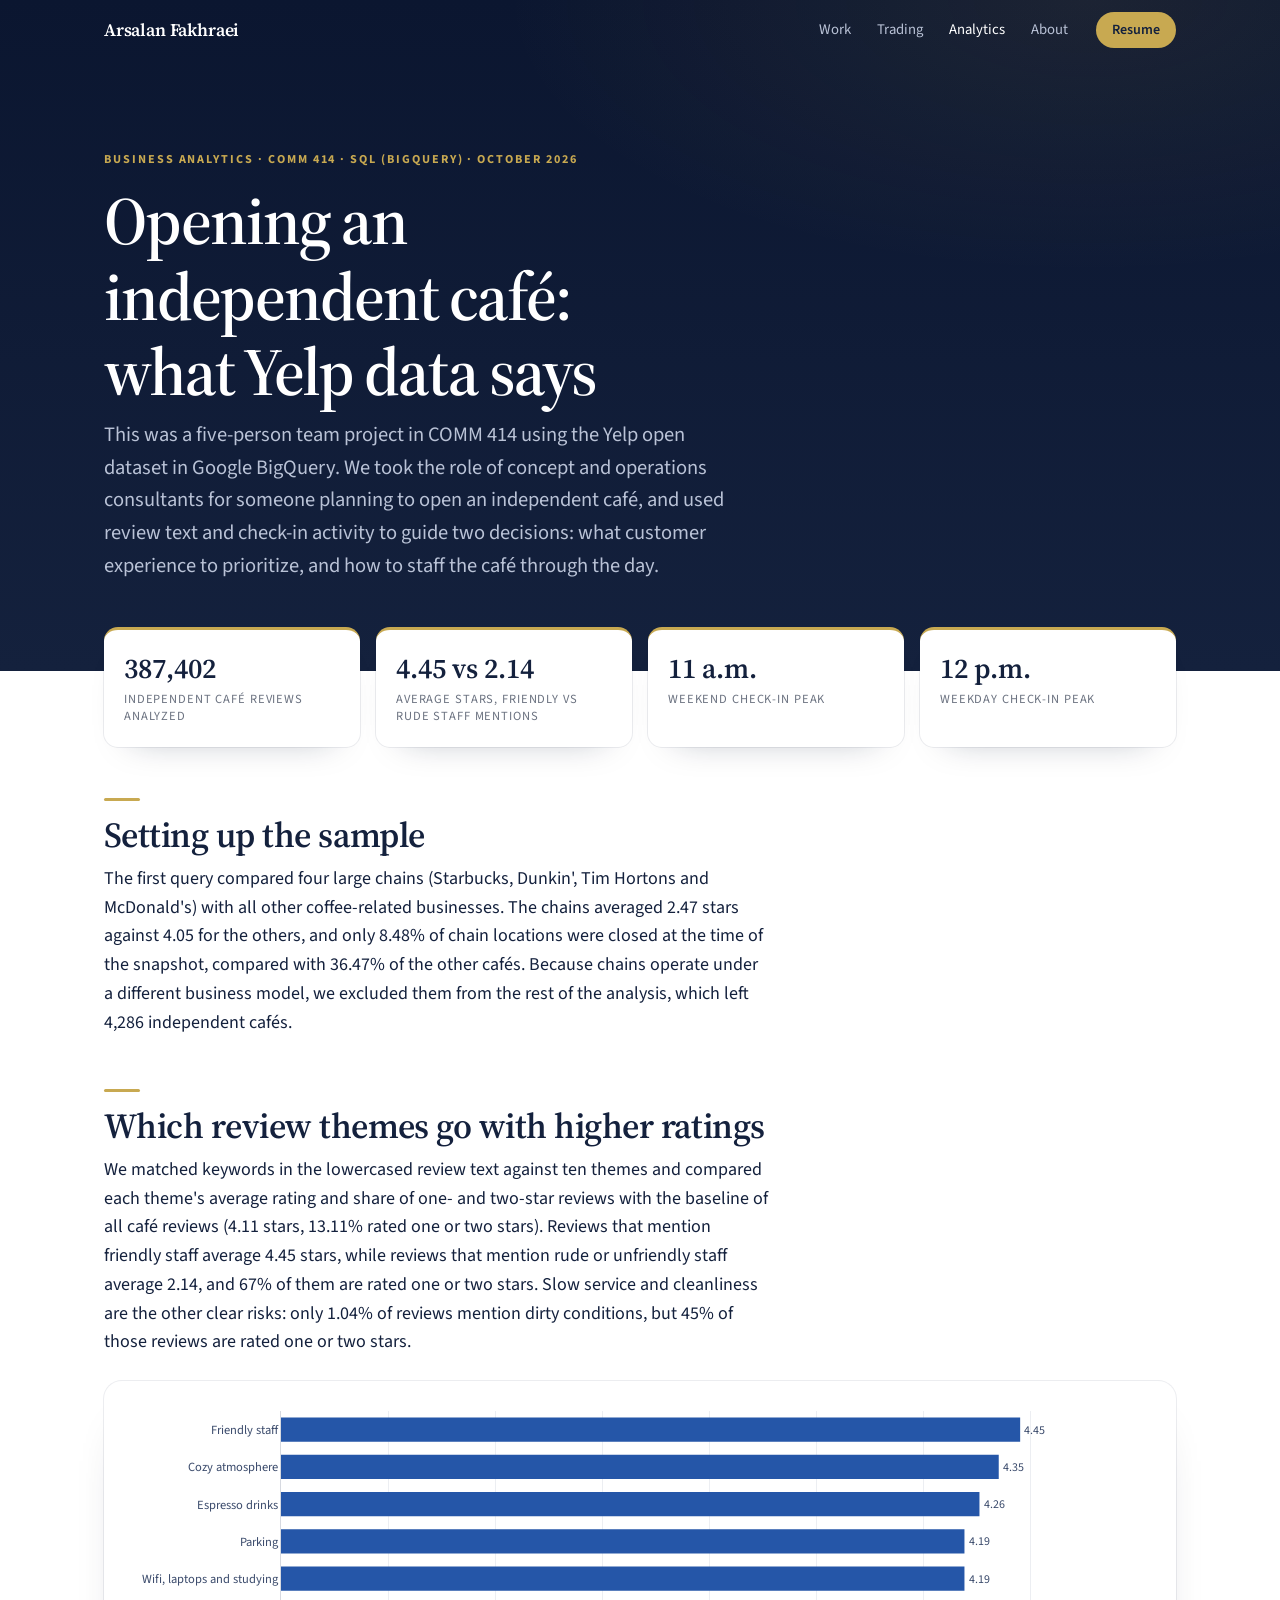
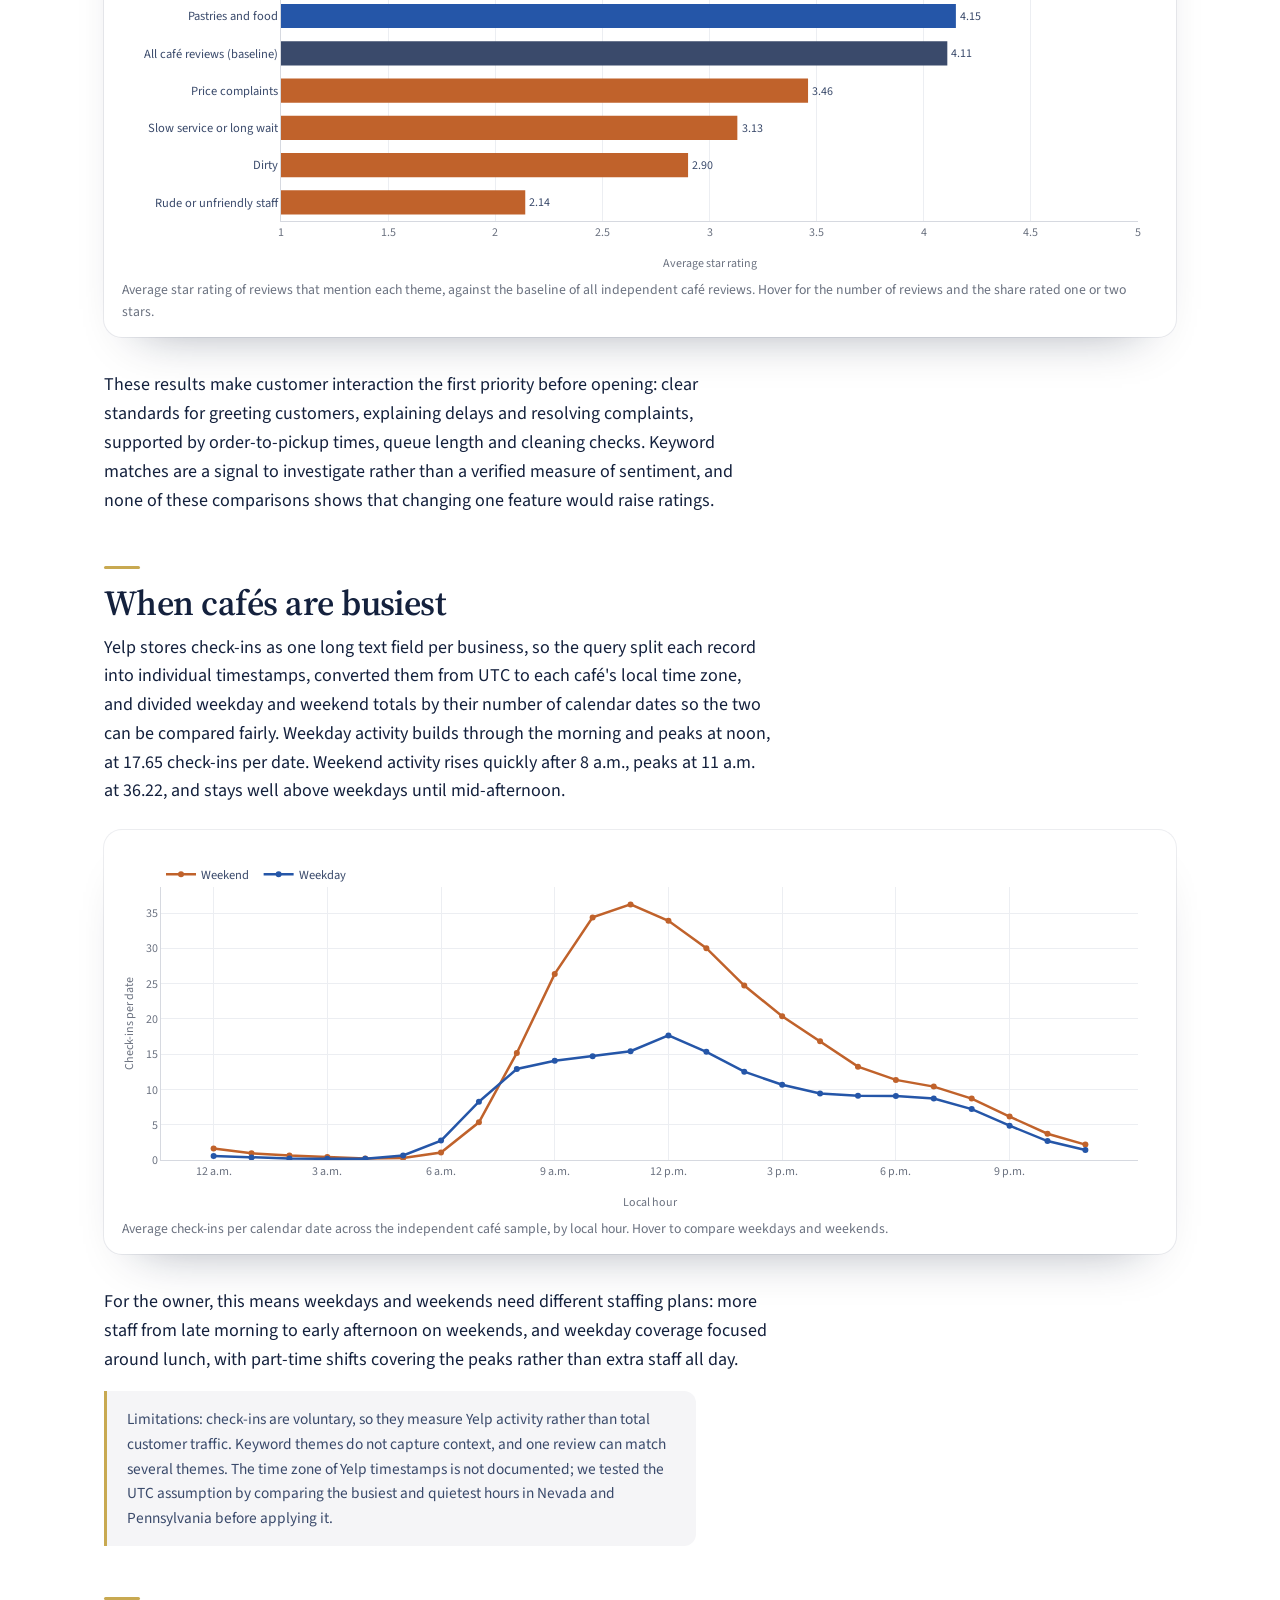
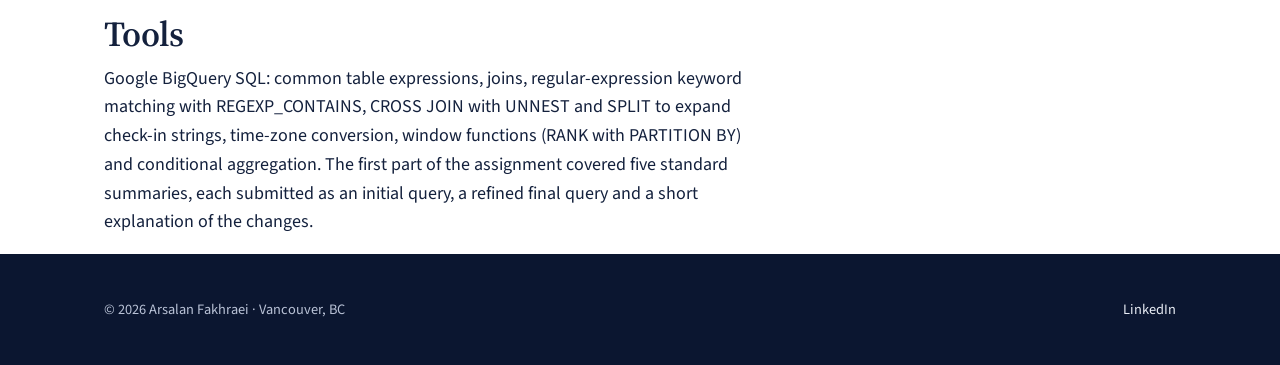
<file: work/yelp-cafe-sql.html>
<!DOCTYPE html>
<html lang="en">
<head>
<meta charset="utf-8">
<meta name="viewport" content="width=device-width,initial-scale=1,viewport-fit=cover">
<meta name="theme-color" content="#0b1630">
<link rel="preconnect" href="https://fonts.googleapis.com">
<link rel="preconnect" href="https://fonts.gstatic.com" crossorigin>
<link href="https://fonts.googleapis.com/css2?family=Source+Serif+4:opsz,wght@8..60,400;8..60,600&family=Source+Sans+3:wght@400;600;700&display=swap" rel="stylesheet">
<title>Opening an independent café: what Yelp data says | Arsalan Fakhraei</title>
<meta name="description" content="SQL analysis of the Yelp dataset in Google BigQuery: which review themes go with higher ratings, and when independent cafés are busiest.">
<link rel="canonical" href="https://arsalanfakhraei.ca/work/yelp-cafe-sql.html">
<meta property="og:type" content="website">
<meta property="og:site_name" content="Arsalan Fakhraei">
<meta property="og:title" content="Opening an independent café: what Yelp data says | Arsalan Fakhraei">
<meta property="og:description" content="SQL analysis of the Yelp dataset in Google BigQuery: which review themes go with higher ratings, and when independent cafés are busiest.">
<meta property="og:url" content="https://arsalanfakhraei.ca/work/yelp-cafe-sql.html">
<meta property="og:image" content="https://arsalanfakhraei.ca/assets/img/ifc-val.jpg">
<meta name="twitter:card" content="summary_large_image">
<link rel="icon" href="data:image/svg+xml,%3Csvg xmlns='http://www.w3.org/2000/svg' viewBox='0 0 64 64'%3E%3Crect width='64' height='64' rx='14' fill='%2314213d'/%3E%3Ctext x='32' y='42' font-family='Georgia,serif' font-size='28' font-weight='700' text-anchor='middle' fill='%23c8a951'%3EAF%3C/text%3E%3C/svg%3E">
<link rel="stylesheet" href="/css/site.css?v=20261109">
<script>document.documentElement.classList.add('js')</script>
<script src="/assets/js/site.js?v=20261010" defer></script>
<script src="/assets/js/plotly-2.35.2.min.js"></script>
<script src="/assets/js/charts.js?v=20261109"></script>
</head>
<body>
<header class="nav"><div class="nav-in"><a class="brand" href="/">Arsalan Fakhraei</a><nav class="links" aria-label="Main"><a href="/#work">Work</a><a href="/work/trading-system.html">Trading</a><a href="/#analytics" class="active">Analytics</a><a href="/#about">About</a></nav><a class="nav-cta" href="/assets/pdf/Arsalan_Fakhraei_Resume.pdf" target="_blank">Resume</a><button class="menu" aria-label="Open menu" aria-expanded="false"><span></span><span></span><span></span></button></div></header>
<main class="wrap">
<div class="page-title"><div class="kicker">Business analytics · COMM 414 · SQL (BigQuery) · October 2026</div>
<h1>Opening an independent café: what Yelp data says</h1>
<p class="lead">This was a five-person team project in COMM 414 using the Yelp open dataset in Google BigQuery. We took the role of concept and operations consultants for someone planning to open an independent café, and used review text and check-in activity to guide two decisions: what customer experience to prioritize, and how to staff the café through the day.</p></div>

<div class="facts"><div><b>387,402</b><span>Independent café reviews analyzed</span></div><div><b>4.45 vs 2.14</b><span>Average stars, friendly vs rude staff mentions</span></div><div><b>11 a.m.</b><span>Weekend check-in peak</span></div><div><b>12 p.m.</b><span>Weekday check-in peak</span></div></div>

<h2>Setting up the sample</h2>
<p>The first query compared four large chains (Starbucks, Dunkin', Tim Hortons and McDonald's) with all other coffee-related businesses. The chains averaged 2.47 stars against 4.05 for the others, and only 8.48% of chain locations were closed at the time of the snapshot, compared with 36.47% of the other cafés. Because chains operate under a different business model, we excluded them from the rest of the analysis, which left 4,286 independent cafés.</p>

<h2>Which review themes go with higher ratings</h2>
<p>We matched keywords in the lowercased review text against ten themes and compared each theme's average rating and share of one- and two-star reviews with the baseline of all café reviews (4.11 stars, 13.11% rated one or two stars). Reviews that mention friendly staff average 4.45 stars, while reviews that mention rude or unfriendly staff average 2.14, and 67% of them are rated one or two stars. Slow service and cleanliness are the other clear risks: only 1.04% of reviews mention dirty conditions, but 45% of those reviews are rated one or two stars.</p>
<figure class="chart"><div id="yp-themes" style="height:470px"></div><figcaption>Average star rating of reviews that mention each theme, against the baseline of all independent café reviews. Hover for the number of reviews and the share rated one or two stars.</figcaption></figure>
<p>These results make customer interaction the first priority before opening: clear standards for greeting customers, explaining delays and resolving complaints, supported by order-to-pickup times, queue length and cleaning checks. Keyword matches are a signal to investigate rather than a verified measure of sentiment, and none of these comparisons shows that changing one feature would raise ratings.</p>

<h2>When cafés are busiest</h2>
<p>Yelp stores check-ins as one long text field per business, so the query split each record into individual timestamps, converted them from UTC to each café's local time zone, and divided weekday and weekend totals by their number of calendar dates so the two can be compared fairly. Weekday activity builds through the morning and peaks at noon, at 17.65 check-ins per date. Weekend activity rises quickly after 8 a.m., peaks at 11 a.m. at 36.22, and stays well above weekdays until mid-afternoon.</p>
<figure class="chart"><div id="yp-hours" style="height:360px"></div><figcaption>Average check-ins per calendar date across the independent café sample, by local hour. Hover to compare weekdays and weekends.</figcaption></figure>
<p>For the owner, this means weekdays and weekends need different staffing plans: more staff from late morning to early afternoon on weekends, and weekday coverage focused around lunch, with part-time shifts covering the peaks rather than extra staff all day.</p>
<p class="note">Limitations: check-ins are voluntary, so they measure Yelp activity rather than total customer traffic. Keyword themes do not capture context, and one review can match several themes. The time zone of Yelp timestamps is not documented; we tested the UTC assumption by comparing the busiest and quietest hours in Nevada and Pennsylvania before applying it.</p>

<h2>Tools</h2>
<p>Google BigQuery SQL: common table expressions, joins, regular-expression keyword matching with REGEXP_CONTAINS, CROSS JOIN with UNNEST and SPLIT to expand check-in strings, time-zone conversion, window functions (RANK with PARTITION BY) and conditional aggregation. The first part of the assignment covered five standard summaries, each submitted as an initial query, a refined final query and a short explanation of the changes.</p>
<script>
const DATA={"themes": [["Friendly staff", 73116, 18.87, 4.45, 4.93], ["Cozy atmosphere", 58260, 15.04, 4.35, 5.81], ["Espresso drinks", 47725, 12.32, 4.26, 8.98], ["Wifi, laptops and studying", 19797, 5.11, 4.19, 6.96], ["Parking", 14273, 3.68, 4.19, 6.82], ["Pastries and food", 72692, 18.76, 4.15, 10.83], ["All caf\u00e9 reviews (baseline)", 387402, 100.0, 4.11, 13.11], ["Price complaints", 17430, 4.5, 3.46, 23.41], ["Slow service or long wait", 16971, 4.38, 3.13, 36.11], ["Dirty", 4013, 1.04, 2.9, 45.1], ["Rude or unfriendly staff", 9395, 2.43, 2.14, 67.42]], "wk": [0.58, 0.35, 0.2, 0.17, 0.17, 0.65, 2.75, 8.26, 12.9, 14.05, 14.71, 15.42, 17.65, 15.33, 12.51, 10.66, 9.42, 9.1, 9.08, 8.72, 7.21, 4.87, 2.68, 1.42], "we": [1.64, 0.96, 0.62, 0.41, 0.22, 0.29, 1.07, 5.34, 15.17, 26.37, 34.38, 36.22, 33.9, 30.02, 24.72, 20.36, 16.83, 13.23, 11.35, 10.4, 8.7, 6.15, 3.72, 2.18]};
(function(){
 const t=[...DATA.themes].sort((a,b)=>a[3]-b[3]);
 hbar('yp-themes',{y:t.map(d=>d[0]),x:t.map(d=>d[3]),color:t.map(d=>d[0].startsWith('All')?C.ink2:(d[3]>=4.11?C.blue:C.orange)),
   text:t.map(d=>d[3].toFixed(2)),hover:t.map(d=>`<b>${d[0]}</b><br>${d[3].toFixed(2)} stars<br>${d[1].toLocaleString()} reviews (${d[2]}% of all)<br>${d[4]}% rated 1 or 2 stars`),
   xtitle:'Average star rating',range:[1,5]});
 const hrs=[...Array(24).keys()], lab=h=>h===0?'12 a.m.':h<12?h+' a.m.':h===12?'12 p.m.':(h-12)+' p.m.';
 lines('yp-hours',{x:hrs,series:[{name:'Weekend',y:DATA.we,color:C.orange},{name:'Weekday',y:DATA.wk,color:C.blue}],
   xtitle:'Local hour',ytitle:'Check-ins per date',tickvals:[0,3,6,9,12,15,18,21],ticktext:[0,3,6,9,12,15,18,21].map(lab)});
})();
</script>
</main>
<footer><div class="wrap"><span>© 2026 Arsalan Fakhraei · Vancouver, BC</span><span><a href="https://www.linkedin.com/in/arsalan-fakhraei/" target="_blank" rel="noopener">LinkedIn</a></span></div></footer>
</body>
</html>
</file>
<file: css/site.css>
/* arsalanfakhraei.ca — navy & gold */
:root{
  --navy:#14213d;--navy-deep:#0b1630;--navy-2:#1c2c50;
  --gold:#c8a951;--gold-light:#e3cf8f;--gold-ink:#8a6d1f;
  --ink:#14213d;--ink-2:#3a4a6b;--muted:#6b7280;
  --line:#e3e6ec;--bg:#ffffff;--bg-2:#f5f5f7;
  --on-navy:#e9edf5;--on-navy-2:#b9c2d6;
  --accent:#0b3d91;
  --max:1120px;--r:18px;
  --ease:cubic-bezier(.22,.61,.36,1);
}
*{box-sizing:border-box}
html{scroll-behavior:smooth;-webkit-text-size-adjust:100%}
body{margin:0;font-family:"Source Sans 3","Segoe UI",Helvetica,Arial,sans-serif;font-size:18px;line-height:1.6;color:var(--ink);background:var(--bg);-webkit-font-smoothing:antialiased;overflow-x:hidden}
h1,h2,h3{font-family:"Source Serif 4",Georgia,"Times New Roman",serif;line-height:1.12;margin:0 0 .6rem;color:var(--ink);letter-spacing:-.015em}
h1{font-size:clamp(2.4rem,5.2vw,4rem);font-weight:600}
h2{font-size:clamp(1.6rem,2.8vw,2.2rem);font-weight:600;margin-top:3.2rem}
h3{font-size:1.25rem;font-weight:600}
p{margin:0 0 1.05rem}
a{color:var(--accent);text-decoration:none}
a:hover{text-decoration:underline}
img{max-width:100%;display:block}
.wrap{max-width:var(--max);margin:0 auto;padding:0 24px}
b,strong{font-weight:600}

/* ---------- navigation ---------- */
.nav{position:fixed;inset:0 0 auto 0;z-index:50;transition:background .35s var(--ease),box-shadow .35s var(--ease)}
.nav-in{max-width:var(--max);margin:0 auto;padding:0 24px;height:60px;display:flex;align-items:center;gap:28px}
.nav .brand{font-family:"Source Serif 4",Georgia,serif;font-weight:600;font-size:1.1rem;color:#fff;margin-right:auto;letter-spacing:-.01em;white-space:nowrap}
.nav .brand:hover{text-decoration:none}
.nav .brand .dot{color:var(--gold)}
.nav .links{display:flex;gap:26px}
.nav .links a{color:var(--on-navy-2);font-size:.92rem;transition:color .2s}
.nav .links a:hover,.nav .links a.active{color:#fff;text-decoration:none}
.nav-cta{font-size:.88rem;font-weight:600;color:var(--navy);background:var(--gold);padding:7px 16px;border-radius:999px;transition:background .2s,transform .2s}
.nav-cta:hover{background:var(--gold-light);text-decoration:none;transform:translateY(-1px)}
.nav.scrolled{background:rgba(11,22,48,.9);-webkit-backdrop-filter:saturate(180%) blur(18px);backdrop-filter:saturate(180%) blur(18px);box-shadow:0 1px 0 rgba(255,255,255,.06)}
.menu{display:none;background:none;border:0;padding:8px;margin-right:-8px;cursor:pointer}
.menu span{display:block;width:20px;height:2px;background:#fff;margin:4px 0;border-radius:2px;transition:transform .3s var(--ease),opacity .3s}
.nav.open .menu span:nth-child(1){transform:translateY(6px) rotate(45deg)}
.nav.open .menu span:nth-child(2){opacity:0}
.nav.open .menu span:nth-child(3){transform:translateY(-6px) rotate(-45deg)}

/* ---------- buttons ---------- */
.btns{display:flex;gap:12px;flex-wrap:wrap;margin-top:26px}
.btn{display:inline-flex;align-items:center;gap:8px;padding:12px 22px;border-radius:999px;border:1px solid var(--navy);color:var(--navy);font-weight:600;font-size:.95rem;transition:transform .25s var(--ease),background .25s,color .25s,box-shadow .25s}
.btn:hover{text-decoration:none;transform:translateY(-2px)}
.btn.primary{background:var(--navy);color:#fff}
.btn.primary:hover{box-shadow:0 10px 24px -10px rgba(20,33,61,.6)}
.btn.gold{background:var(--gold);border-color:var(--gold);color:var(--navy)}
.btn.gold:hover{background:var(--gold-light);border-color:var(--gold-light);box-shadow:0 10px 28px -10px rgba(200,169,81,.7)}
.btn.ghost{border-color:rgba(255,255,255,.35);color:#fff}
.btn.ghost:hover{border-color:#fff;background:rgba(255,255,255,.06)}

/* ---------- kickers & labels ---------- */
.kicker,.eyebrow{font-weight:700;letter-spacing:.16em;text-transform:uppercase;font-size:.76rem;color:var(--gold-ink);margin-bottom:14px}
.dark .kicker,.dark .eyebrow,.hero .kicker,.page-title .kicker{color:var(--gold)}

/* ---------- home hero ---------- */
.hero{position:relative;min-height:100vh;min-height:100svh;display:flex;align-items:center;background:radial-gradient(900px 520px at 82% 8%,rgba(200,169,81,.09),transparent 65%),radial-gradient(900px 700px at 10% 110%,rgba(11,61,145,.5),transparent 60%),linear-gradient(180deg,var(--navy-deep),var(--navy) 70%);color:var(--on-navy);overflow:hidden;padding:120px 0 90px}
.hero .wrap{position:relative;z-index:2;width:100%}
.hero h1{color:#fff;font-size:clamp(3rem,9vw,6.6rem);letter-spacing:-.03em;line-height:1;margin-bottom:22px}
.hero h1 .gold{color:var(--gold)}
.hero .lead{font-size:clamp(1.1rem,1.8vw,1.4rem);color:var(--on-navy-2);max-width:40ch;line-height:1.5}
.hero-line{position:absolute;inset:auto 0 0 0;height:58%;z-index:1;pointer-events:none;opacity:.9;-webkit-mask-image:linear-gradient(90deg,transparent 0%,rgba(0,0,0,.25) 30%,#000 62%);mask-image:linear-gradient(90deg,transparent 0%,rgba(0,0,0,.25) 30%,#000 62%)}
@media (max-width:720px){.hero-line{height:40%;-webkit-mask-image:linear-gradient(180deg,transparent,#000 60%);mask-image:linear-gradient(180deg,transparent,#000 60%);opacity:.6}}
.hero-line svg{width:100%;height:100%}
.hero-line .ln{fill:none;stroke:var(--gold);stroke-width:2;stroke-linecap:round;stroke-linejoin:round;stroke-dasharray:3000;stroke-dashoffset:3000;animation:draw 3.2s var(--ease) .4s forwards;filter:drop-shadow(0 0 10px rgba(200,169,81,.45))}
.hero-line .area{fill:url(#heroFill);opacity:0;animation:fadein 1.6s ease 2.2s forwards}
.hero-line .grid line{stroke:rgba(255,255,255,.05);stroke-width:1}
@keyframes draw{to{stroke-dashoffset:0}}
@keyframes fadein{to{opacity:1}}
.scroll-cue{position:absolute;left:50%;bottom:26px;transform:translateX(-50%);z-index:2;color:var(--on-navy-2);font-size:.72rem;letter-spacing:.2em;text-transform:uppercase;display:flex;flex-direction:column;align-items:center;gap:8px}
.scroll-cue i{width:1px;height:34px;background:linear-gradient(var(--gold),transparent);animation:cue 2s ease-in-out infinite}
@keyframes cue{0%,100%{transform:scaleY(.4);transform-origin:top;opacity:.5}50%{transform:scaleY(1);opacity:1}}
.hero-inner{will-change:transform,opacity}

/* ---------- stat band ---------- */
.stats{display:grid;grid-template-columns:repeat(4,1fr);gap:0;border-bottom:1px solid var(--line)}
.stats .stat{padding:44px 24px;text-align:center;border-right:1px solid var(--line)}
.stats .stat:last-child{border-right:0}
.stats .num{font-family:"Source Serif 4",Georgia,serif;font-size:clamp(2rem,3.6vw,3rem);font-weight:600;color:var(--navy);letter-spacing:-.02em;line-height:1}
.stats .num em{font-style:normal;color:var(--gold)}
.stats .lbl{margin-top:10px;font-size:.86rem;color:var(--muted);letter-spacing:.02em}

/* ---------- sections ---------- */
.section{padding:120px 0}
.section.tight{padding:90px 0}
.section.gray{background:var(--bg-2)}
.section.dark{background:linear-gradient(180deg,var(--navy),var(--navy-deep));color:var(--on-navy)}
.section.dark h2,.section.dark h3{color:#fff}
.section.dark p{color:var(--on-navy-2)}
.section.dark a.more{color:var(--gold)}
.section.black{background:#0a0a0c;color:#e8e8ec}
.section.black h2{color:#fff}.section.black p{color:#9a9aa6}.section.black a.more{color:var(--gold)}
.sec-head{text-align:center;max-width:760px;margin:0 auto 56px}
.sec-head h2{margin-top:0;font-size:clamp(2rem,4.4vw,3.4rem);letter-spacing:-.025em}
.sec-head p{font-size:1.15rem;color:var(--ink-2)}
.dark .sec-head p{color:var(--on-navy-2)}

/* feature split */
.feature{display:grid;grid-template-columns:1fr 1.1fr;gap:64px;align-items:center}
.feature.flip .f-media{order:-1}
.feature h2{margin-top:0;font-size:clamp(2rem,4vw,3.1rem);letter-spacing:-.025em}
.feature p{font-size:1.1rem;color:var(--ink-2)}
.feature .f-media{position:relative}
.feature .f-media img{width:100%;border-radius:14px;box-shadow:0 30px 60px -30px rgba(11,22,48,.45),0 0 0 1px rgba(20,33,61,.06)}
.dark .feature .f-media img{box-shadow:0 40px 80px -30px rgba(0,0,0,.7),0 0 0 1px rgba(255,255,255,.08)}
.mini-facts{display:flex;gap:34px;flex-wrap:wrap;margin:26px 0 8px}
.mini-facts div b{display:block;font-family:"Source Serif 4",Georgia,serif;font-size:1.7rem;color:var(--navy);line-height:1.1}
.dark .mini-facts div b{color:var(--gold)}
.mini-facts div span{font-size:.8rem;color:var(--muted);text-transform:uppercase;letter-spacing:.08em}
.dark .mini-facts div span{color:var(--on-navy-2)}
a.more{font-weight:600;display:inline-flex;align-items:center;gap:6px}
a.more::after{content:"→";transition:transform .25s var(--ease)}
a.more:hover{text-decoration:none}
a.more:hover::after{transform:translateX(4px)}

/* stacked covers */
.covers{display:grid;grid-template-columns:repeat(3,1fr);gap:28px}
.cover{display:block;color:inherit}
.cover:hover{text-decoration:none}
.cover .ph{border-radius:14px;overflow:hidden;background:#fff;box-shadow:0 24px 50px -28px rgba(11,22,48,.45),0 0 0 1px rgba(20,33,61,.06);aspect-ratio:3/4}
.cover .ph img{width:100%;height:100%;object-fit:cover;object-position:top;transition:transform .8s var(--ease)}
.cover:hover .ph img{transform:scale(1.04)}
.cover .cap{margin-top:16px}
.cover .cap .eyebrow{margin-bottom:6px}
.cover .cap h3{font-size:1.15rem;margin-bottom:4px}
.cover .cap p{font-size:.95rem;color:var(--ink-2);margin:0}

/* ---------- cards ---------- */
.grid{display:grid;grid-template-columns:repeat(auto-fill,minmax(300px,1fr));gap:28px;margin-top:24px}
.card{border-radius:var(--r);overflow:hidden;background:#fff;display:flex;flex-direction:column;box-shadow:0 1px 0 rgba(20,33,61,.04),0 0 0 1px rgba(20,33,61,.07);transition:transform .45s var(--ease),box-shadow .45s var(--ease)}
.card:hover{transform:translateY(-6px);box-shadow:0 30px 60px -30px rgba(11,22,48,.35),0 0 0 1px rgba(20,33,61,.08)}
.card .media{overflow:hidden;border-bottom:1px solid var(--line);background:#fff}
.card img{width:100%;aspect-ratio:4/3;object-fit:cover;object-position:top;transition:transform .8s var(--ease)}
.card:hover img{transform:scale(1.04)}
.card .body{padding:24px 24px 26px;display:flex;flex-direction:column;flex:1}
.card .tag{font-size:.72rem;letter-spacing:.14em;text-transform:uppercase;color:var(--gold-ink);font-weight:700;margin-bottom:8px}
.card h3{margin-bottom:8px}
.card p{color:var(--ink-2);font-size:1rem;flex:1}
.card a.stretch::before{content:"";position:absolute;inset:0}
.card{position:relative}

/* ---------- about & contact ---------- */
.about{display:grid;grid-template-columns:.8fr 1.4fr;gap:64px}
.about h2{margin-top:0;font-size:clamp(2rem,4vw,3rem)}
.about p{font-size:1.12rem;color:var(--ink-2)}
.contact{text-align:center}
.contact h2{margin-top:0;font-size:clamp(2.2rem,5vw,3.8rem);letter-spacing:-.03em}
.contact .btns{justify-content:center}

/* ---------- about: the story ---------- */
.story{max-width:860px;margin:0 auto}
.ch{display:grid;grid-template-columns:260px minmax(0,1fr);column-gap:56px;align-items:start}
.ch+.ch{margin-top:64px}
.ch-side{grid-column:1;grid-row:1}
.ch-side figure{margin:0}
.ch-side figure+figure{margin-top:24px}
.ch-text{grid-column:2;grid-row:1;max-width:60ch}
.ch-year{font-family:"Source Serif 4",Georgia,serif;font-weight:600;font-size:1rem;color:var(--gold-ink);font-variant-numeric:tabular-nums;line-height:1.2;margin-bottom:8px}
.ch-text h3{font-size:1.5rem;margin-bottom:.7rem}
.ch-text p{font-size:1.08rem;color:var(--ink-2);margin:0 0 .9rem}
.ch-text p:last-child{margin-bottom:0}
.ch-side img,.ch-side video{width:100%;height:auto;display:block;border-radius:12px;box-shadow:0 20px 44px -26px rgba(11,22,48,.45),0 0 0 1px rgba(20,33,61,.06)}
.ch-side video{aspect-ratio:3/4;object-fit:cover;background:#0a0a0c}
.ch-side figcaption{margin-top:12px;font-size:.88rem;line-height:1.5;color:var(--muted)}
.papers{position:relative;aspect-ratio:100/97}
.papers img{position:absolute;width:84%;height:auto;border-radius:3px;box-shadow:0 1px 2px rgba(11,22,48,.14),0 18px 36px -20px rgba(11,22,48,.5),0 0 0 1px rgba(20,33,61,.05)}
.papers img:first-child{left:0;top:0;transform:rotate(-2deg)}
.papers img:last-child{right:0;bottom:0;transform:rotate(1.5deg)}
.ch-cont{margin-top:2.6rem}
@media (max-width:900px){
  .ch{grid-template-columns:1fr;column-gap:0}
  .ch+.ch{margin-top:64px}
  .ch-text{grid-column:1;grid-row:1}
  .ch-side{grid-column:1;grid-row:2;margin-top:24px;max-width:360px}
  .ch-cont{margin-top:48px}
}
@media (max-width:720px){
  .ch+.ch{margin-top:56px}
  .ch-text h3{font-size:1.35rem}
}

/* ---------- inner pages ---------- */
.page-title{position:relative;margin:0 calc(50% - 50vw);padding:150px calc(50vw - 50% + 0px) 72px;background:radial-gradient(900px 420px at 85% 0%,rgba(200,169,81,.09),transparent 65%),linear-gradient(180deg,var(--navy-deep),var(--navy));color:var(--on-navy)}
.page-title>*{max-width:var(--max);margin-left:auto;margin-right:auto}
.page-title h1{color:#fff;font-size:clamp(2.3rem,5.4vw,4.2rem);letter-spacing:-.03em;max-width:18ch;margin-left:0}
.page-title p.lead{font-size:clamp(1.05rem,1.6vw,1.3rem);color:var(--on-navy-2);max-width:62ch;margin-left:0}
.page-title .kicker{margin-left:0}
main.wrap>h2{position:relative;padding-top:18px}
main.wrap>h2::before{content:"";position:absolute;top:0;left:0;width:36px;height:3px;border-radius:2px;background:var(--gold)}
main.wrap>p,main.wrap>ul,main.wrap>ol{max-width:74ch}
.facts{display:grid;grid-template-columns:repeat(auto-fit,minmax(160px,1fr));gap:16px;margin:36px 0 12px}
.facts div{background:#fff;border-radius:14px;padding:22px 20px;box-shadow:0 0 0 1px rgba(20,33,61,.08),0 18px 36px -28px rgba(11,22,48,.35);border-top:3px solid var(--gold)}
.facts div b{display:block;font-size:clamp(1.4rem,2.2vw,1.8rem);font-family:"Source Serif 4",Georgia,serif;color:var(--navy);line-height:1.15;margin-bottom:6px}
.facts div span{font-size:.78rem;color:var(--muted);text-transform:uppercase;letter-spacing:.07em;line-height:1.35;display:block}
.page-title+.facts{margin-top:-44px;position:relative;z-index:2}
.figs{display:grid;grid-template-columns:1fr 1fr;gap:22px;margin:26px 0}
.figs figure{margin:0}
.figs img{width:100%;border-radius:12px;box-shadow:0 0 0 1px rgba(20,33,61,.08),0 22px 44px -30px rgba(11,22,48,.45)}
.figs figcaption,figure.chart figcaption{font-size:.86rem;color:var(--muted);margin-top:8px}
figure.chart{margin:24px 0 34px;padding:20px 18px 14px;border-radius:var(--r);background:#fff;box-shadow:0 0 0 1px rgba(20,33,61,.08),0 26px 50px -36px rgba(11,22,48,.45)}
.note{border-left:3px solid var(--gold);background:var(--bg-2);padding:16px 20px;border-radius:0 12px 12px 0;color:var(--ink-2);font-size:.96rem;max-width:80ch}
.list{padding-left:1.2rem}.list li{margin-bottom:.6rem}
.list li::marker{color:var(--gold-ink)}
table.spec{width:100%;border-collapse:separate;border-spacing:0;margin:22px 0;font-size:.97rem;border-radius:14px;overflow:hidden;box-shadow:0 0 0 1px rgba(20,33,61,.1)}
table.spec th,table.spec td{padding:14px 18px;text-align:left;vertical-align:top;border-bottom:1px solid var(--line)}
table.spec tr:last-child th,table.spec tr:last-child td{border-bottom:0}
table.spec th{background:var(--navy);color:#fff;width:24%;font-weight:600;border-bottom-color:rgba(255,255,255,.08)}
table.spec td{background:#fff}
.pdfframe{width:100%;height:78vh;border:0;border-radius:14px;margin:20px 0;box-shadow:0 0 0 1px rgba(20,33,61,.1)}
.section-label{font-family:"Source Sans 3",sans-serif!important;font-size:.78rem!important;letter-spacing:.16em;text-transform:uppercase;color:var(--gold-ink)!important;margin:2.4rem 0 .2rem!important}
.subhead{color:var(--ink-2)}

/* ---------- footer ---------- */
footer{background:var(--navy-deep);color:var(--on-navy-2);padding:44px 0;font-size:.9rem}
footer .wrap{display:flex;justify-content:space-between;flex-wrap:wrap;gap:12px}
footer a{color:var(--on-navy)}
footer a:hover{color:var(--gold)}
main.wrap+footer,main+footer{margin-top:110px}

/* ---------- scroll reveal ---------- */
.js .reveal{opacity:0;transform:translateY(36px);transition:opacity 1s var(--ease),transform 1s var(--ease);transition-delay:var(--d,0s)}
.js .reveal.zoom{transform:translateY(40px) scale(.96)}
.js .reveal.in{opacity:1;transform:none}
@media (prefers-reduced-motion:reduce){
  html{scroll-behavior:auto}
  .js .reveal{opacity:1;transform:none;transition:none}
  .hero-line .ln{animation:none;stroke-dashoffset:0}.hero-line .area{animation:none;opacity:1}
  .scroll-cue i{animation:none}
  .card,.card img,.cover .ph img,.btn{transition:none}
}

/* ---------- responsive ---------- */
@media (max-width:900px){
  .feature,.about{grid-template-columns:1fr;gap:36px}
  .feature.flip .f-media{order:0}
  .covers{grid-template-columns:1fr 1fr}
  .stats{grid-template-columns:1fr 1fr}
  .stats .stat:nth-child(2){border-right:0}
  .stats .stat:nth-child(-n+2){border-bottom:1px solid var(--line)}
  .section{padding:84px 0}
}
@media (max-width:720px){
  body{font-size:17px}
  .wrap,.nav-in{padding:0 16px}
  .nav .links{position:absolute;top:60px;left:0;right:0;flex-direction:column;gap:0;background:rgba(11,22,48,.97);-webkit-backdrop-filter:blur(18px);backdrop-filter:blur(18px);padding:6px 16px 14px;transform:translateY(-8px);opacity:0;pointer-events:none;transition:opacity .3s var(--ease),transform .3s var(--ease)}
  .nav .links a{padding:13px 0;border-bottom:1px solid rgba(255,255,255,.07);font-size:1rem}
  .nav.open{background:rgba(11,22,48,.97)}
  .nav.open .links{opacity:1;transform:none;pointer-events:auto}
  .menu{display:block}
  .nav-cta{padding:6px 13px}
  .covers{grid-template-columns:1fr}
  .cover .ph{aspect-ratio:4/3}
  .figs{grid-template-columns:1fr}
  .stats .stat{padding:30px 12px}
  .page-title{padding-top:120px;padding-bottom:64px}
  table.spec th{width:34%}
  table.spec th,table.spec td{padding:12px 12px}
  .grid{grid-template-columns:1fr}
}

.grid.four{grid-template-columns:repeat(2,1fr)}
@media (max-width:720px){.grid.four{grid-template-columns:1fr}}
</file>
